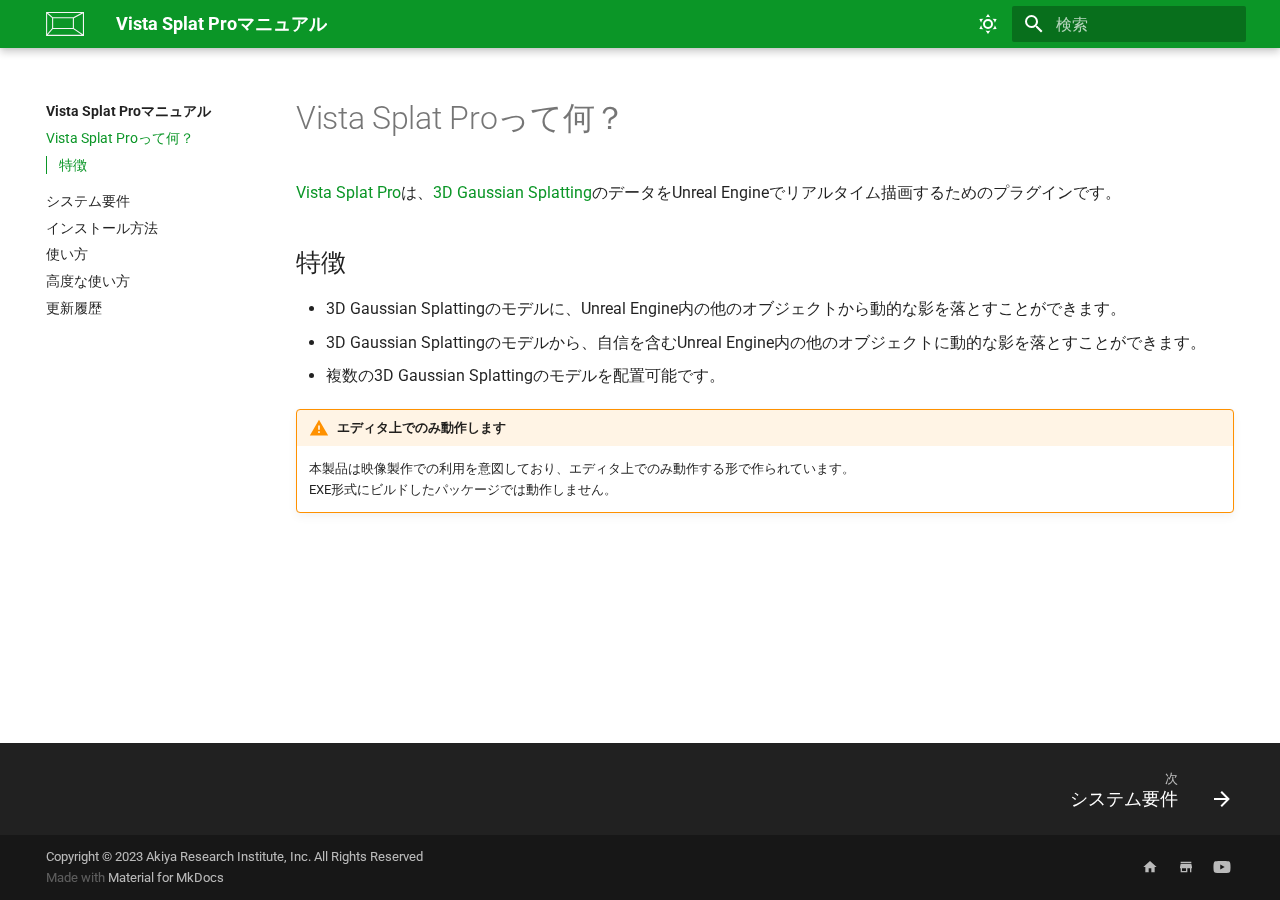
<file: docs/ja/index.html>
<!doctype html>
<html lang="ja" class="no-js">
  <head>
    
      <meta charset="utf-8">
      <meta name="viewport" content="width=device-width,initial-scale=1">
      
        <meta name="description" content="Official documentation of Vista Splat Pro for Unreal Engine.">
      
      
        <meta name="author" content="VIRTUAL LINE STUDIOS Corporation">
      
      
        <link rel="canonical" href="https://VIRTUAL-LINE-STUDIOS.github.io/VistaSplatPro-Manual/">
      
      <link rel="icon" href="images/Icon128.png">
      <meta name="generator" content="mkdocs-1.4.3, mkdocs-material-8.5.10">
    
    
      
        <title>Vista Splat Proマニュアル</title>
      
    
    
      <link rel="stylesheet" href="assets/stylesheets/main.975780f9.min.css">
      
        
        <link rel="stylesheet" href="assets/stylesheets/palette.2505c338.min.css">
        
      
      

    
    
    
      
        
        
        <link rel="preconnect" href="https://fonts.gstatic.com" crossorigin>
        <link rel="stylesheet" href="https://fonts.googleapis.com/css?family=Roboto:300,300i,400,400i,700,700i%7CRoboto+Mono:400,400i,700,700i&display=fallback">
        <style>:root{--md-text-font:"Roboto";--md-code-font:"Roboto Mono"}</style>
      
    
    
      <link rel="stylesheet" href="stylesheets/extra.css">
    
    <script>__md_scope=new URL(".",location),__md_hash=e=>[...e].reduce((e,_)=>(e<<5)-e+_.charCodeAt(0),0),__md_get=(e,_=localStorage,t=__md_scope)=>JSON.parse(_.getItem(t.pathname+"."+e)),__md_set=(e,_,t=localStorage,a=__md_scope)=>{try{t.setItem(a.pathname+"."+e,JSON.stringify(_))}catch(e){}}</script>
    
      

    
    
    
  </head>
  
  
    
    
      
    
    
    
    
    <body dir="ltr" data-md-color-scheme="default" data-md-color-primary="" data-md-color-accent="">
  
    
    
      <script>var palette=__md_get("__palette");if(palette&&"object"==typeof palette.color)for(var key of Object.keys(palette.color))document.body.setAttribute("data-md-color-"+key,palette.color[key])</script>
    
    <input class="md-toggle" data-md-toggle="drawer" type="checkbox" id="__drawer" autocomplete="off">
    <input class="md-toggle" data-md-toggle="search" type="checkbox" id="__search" autocomplete="off">
    <label class="md-overlay" for="__drawer"></label>
    <div data-md-component="skip">
      
        
        <a href="#vista-splat-pro" class="md-skip">
          コンテンツにスキップ
        </a>
      
    </div>
    <div data-md-component="announce">
      
    </div>
    
    
      

<header class="md-header" data-md-component="header">
  <nav class="md-header__inner md-grid" aria-label="ヘッダー">
    <a href="." title="Vista Splat Proマニュアル" class="md-header__button md-logo" aria-label="Vista Splat Proマニュアル" data-md-component="logo">
      
  <img src="images/vls_w.svg" alt="logo">

    </a>
    <label class="md-header__button md-icon" for="__drawer">
      <svg xmlns="http://www.w3.org/2000/svg" viewBox="0 0 24 24"><path d="M3 6h18v2H3V6m0 5h18v2H3v-2m0 5h18v2H3v-2Z"/></svg>
    </label>
    <div class="md-header__title" data-md-component="header-title">
      <div class="md-header__ellipsis">
        <div class="md-header__topic">
          <span class="md-ellipsis">
            Vista Splat Proマニュアル
          </span>
        </div>
        <div class="md-header__topic" data-md-component="header-topic">
          <span class="md-ellipsis">
            
              Vista Splat Proって何？
            
          </span>
        </div>
      </div>
    </div>
    
      <form class="md-header__option" data-md-component="palette">
        
          
          
          
          <input class="md-option" data-md-color-media="" data-md-color-scheme="default" data-md-color-primary="" data-md-color-accent=""  aria-label="Switch to dark mode"  type="radio" name="__palette" id="__palette_1">
          
            <label class="md-header__button md-icon" title="Switch to dark mode" for="__palette_4" hidden>
              <svg xmlns="http://www.w3.org/2000/svg" viewBox="0 0 24 24"><path d="M12 7a5 5 0 0 1 5 5 5 5 0 0 1-5 5 5 5 0 0 1-5-5 5 5 0 0 1 5-5m0 2a3 3 0 0 0-3 3 3 3 0 0 0 3 3 3 3 0 0 0 3-3 3 3 0 0 0-3-3m0-7 2.39 3.42C13.65 5.15 12.84 5 12 5c-.84 0-1.65.15-2.39.42L12 2M3.34 7l4.16-.35A7.2 7.2 0 0 0 5.94 8.5c-.44.74-.69 1.5-.83 2.29L3.34 7m.02 10 1.76-3.77a7.131 7.131 0 0 0 2.38 4.14L3.36 17M20.65 7l-1.77 3.79a7.023 7.023 0 0 0-2.38-4.15l4.15.36m-.01 10-4.14.36c.59-.51 1.12-1.14 1.54-1.86.42-.73.69-1.5.83-2.29L20.64 17M12 22l-2.41-3.44c.74.27 1.55.44 2.41.44.82 0 1.63-.17 2.37-.44L12 22Z"/></svg>
            </label>
          
        
          
          
          
          <input class="md-option" data-md-color-media="" data-md-color-scheme="slate" data-md-color-primary="" data-md-color-accent=""  aria-label="Switch to light mode"  type="radio" name="__palette" id="__palette_2">
          
            <label class="md-header__button md-icon" title="Switch to light mode" for="__palette_1" hidden>
              <svg xmlns="http://www.w3.org/2000/svg" viewBox="0 0 24 24"><path d="m17.75 4.09-2.53 1.94.91 3.06-2.63-1.81-2.63 1.81.91-3.06-2.53-1.94L12.44 4l1.06-3 1.06 3 3.19.09m3.5 6.91-1.64 1.25.59 1.98-1.7-1.17-1.7 1.17.59-1.98L15.75 11l2.06-.05L18.5 9l.69 1.95 2.06.05m-2.28 4.95c.83-.08 1.72 1.1 1.19 1.85-.32.45-.66.87-1.08 1.27C15.17 23 8.84 23 4.94 19.07c-3.91-3.9-3.91-10.24 0-14.14.4-.4.82-.76 1.27-1.08.75-.53 1.93.36 1.85 1.19-.27 2.86.69 5.83 2.89 8.02a9.96 9.96 0 0 0 8.02 2.89m-1.64 2.02a12.08 12.08 0 0 1-7.8-3.47c-2.17-2.19-3.33-5-3.49-7.82-2.81 3.14-2.7 7.96.31 10.98 3.02 3.01 7.84 3.12 10.98.31Z"/></svg>
            </label>
          
        
          
          
          
          <input class="md-option" data-md-color-media="(prefers-color-scheme: light)" data-md-color-scheme="default" data-md-color-primary="" data-md-color-accent=""  aria-label="Switch to dark mode"  type="radio" name="__palette" id="__palette_3">
          
            <label class="md-header__button md-icon" title="Switch to dark mode" for="__palette_2" hidden>
              <svg xmlns="http://www.w3.org/2000/svg" viewBox="0 0 24 24"><path d="M12 7a5 5 0 0 1 5 5 5 5 0 0 1-5 5 5 5 0 0 1-5-5 5 5 0 0 1 5-5m0 2a3 3 0 0 0-3 3 3 3 0 0 0 3 3 3 3 0 0 0 3-3 3 3 0 0 0-3-3m0-7 2.39 3.42C13.65 5.15 12.84 5 12 5c-.84 0-1.65.15-2.39.42L12 2M3.34 7l4.16-.35A7.2 7.2 0 0 0 5.94 8.5c-.44.74-.69 1.5-.83 2.29L3.34 7m.02 10 1.76-3.77a7.131 7.131 0 0 0 2.38 4.14L3.36 17M20.65 7l-1.77 3.79a7.023 7.023 0 0 0-2.38-4.15l4.15.36m-.01 10-4.14.36c.59-.51 1.12-1.14 1.54-1.86.42-.73.69-1.5.83-2.29L20.64 17M12 22l-2.41-3.44c.74.27 1.55.44 2.41.44.82 0 1.63-.17 2.37-.44L12 22Z"/></svg>
            </label>
          
        
          
          
          
          <input class="md-option" data-md-color-media="(prefers-color-scheme: dark)" data-md-color-scheme="slate" data-md-color-primary="" data-md-color-accent=""  aria-label="Switch to light mode"  type="radio" name="__palette" id="__palette_4">
          
            <label class="md-header__button md-icon" title="Switch to light mode" for="__palette_3" hidden>
              <svg xmlns="http://www.w3.org/2000/svg" viewBox="0 0 24 24"><path d="m17.75 4.09-2.53 1.94.91 3.06-2.63-1.81-2.63 1.81.91-3.06-2.53-1.94L12.44 4l1.06-3 1.06 3 3.19.09m3.5 6.91-1.64 1.25.59 1.98-1.7-1.17-1.7 1.17.59-1.98L15.75 11l2.06-.05L18.5 9l.69 1.95 2.06.05m-2.28 4.95c.83-.08 1.72 1.1 1.19 1.85-.32.45-.66.87-1.08 1.27C15.17 23 8.84 23 4.94 19.07c-3.91-3.9-3.91-10.24 0-14.14.4-.4.82-.76 1.27-1.08.75-.53 1.93.36 1.85 1.19-.27 2.86.69 5.83 2.89 8.02a9.96 9.96 0 0 0 8.02 2.89m-1.64 2.02a12.08 12.08 0 0 1-7.8-3.47c-2.17-2.19-3.33-5-3.49-7.82-2.81 3.14-2.7 7.96.31 10.98 3.02 3.01 7.84 3.12 10.98.31Z"/></svg>
            </label>
          
        
      </form>
    
    
    
      <label class="md-header__button md-icon" for="__search">
        <svg xmlns="http://www.w3.org/2000/svg" viewBox="0 0 24 24"><path d="M9.5 3A6.5 6.5 0 0 1 16 9.5c0 1.61-.59 3.09-1.56 4.23l.27.27h.79l5 5-1.5 1.5-5-5v-.79l-.27-.27A6.516 6.516 0 0 1 9.5 16 6.5 6.5 0 0 1 3 9.5 6.5 6.5 0 0 1 9.5 3m0 2C7 5 5 7 5 9.5S7 14 9.5 14 14 12 14 9.5 12 5 9.5 5Z"/></svg>
      </label>
      <div class="md-search" data-md-component="search" role="dialog">
  <label class="md-search__overlay" for="__search"></label>
  <div class="md-search__inner" role="search">
    <form class="md-search__form" name="search">
      <input type="text" class="md-search__input" name="query" aria-label="検索" placeholder="検索" autocapitalize="off" autocorrect="off" autocomplete="off" spellcheck="false" data-md-component="search-query" required>
      <label class="md-search__icon md-icon" for="__search">
        <svg xmlns="http://www.w3.org/2000/svg" viewBox="0 0 24 24"><path d="M9.5 3A6.5 6.5 0 0 1 16 9.5c0 1.61-.59 3.09-1.56 4.23l.27.27h.79l5 5-1.5 1.5-5-5v-.79l-.27-.27A6.516 6.516 0 0 1 9.5 16 6.5 6.5 0 0 1 3 9.5 6.5 6.5 0 0 1 9.5 3m0 2C7 5 5 7 5 9.5S7 14 9.5 14 14 12 14 9.5 12 5 9.5 5Z"/></svg>
        <svg xmlns="http://www.w3.org/2000/svg" viewBox="0 0 24 24"><path d="M20 11v2H8l5.5 5.5-1.42 1.42L4.16 12l7.92-7.92L13.5 5.5 8 11h12Z"/></svg>
      </label>
      <nav class="md-search__options" aria-label="Search">
        
          <a href="javascript:void(0)" class="md-search__icon md-icon" title="Share" aria-label="Share" data-clipboard data-clipboard-text="" data-md-component="search-share" tabindex="-1">
            <svg xmlns="http://www.w3.org/2000/svg" viewBox="0 0 24 24"><path d="M18 16.08c-.76 0-1.44.3-1.96.77L8.91 12.7c.05-.23.09-.46.09-.7 0-.24-.04-.47-.09-.7l7.05-4.11c.54.5 1.25.81 2.04.81a3 3 0 0 0 3-3 3 3 0 0 0-3-3 3 3 0 0 0-3 3c0 .24.04.47.09.7L8.04 9.81C7.5 9.31 6.79 9 6 9a3 3 0 0 0-3 3 3 3 0 0 0 3 3c.79 0 1.5-.31 2.04-.81l7.12 4.15c-.05.21-.08.43-.08.66 0 1.61 1.31 2.91 2.92 2.91 1.61 0 2.92-1.3 2.92-2.91A2.92 2.92 0 0 0 18 16.08Z"/></svg>
          </a>
        
        <button type="reset" class="md-search__icon md-icon" title="クリア" aria-label="クリア" tabindex="-1">
          <svg xmlns="http://www.w3.org/2000/svg" viewBox="0 0 24 24"><path d="M19 6.41 17.59 5 12 10.59 6.41 5 5 6.41 10.59 12 5 17.59 6.41 19 12 13.41 17.59 19 19 17.59 13.41 12 19 6.41Z"/></svg>
        </button>
      </nav>
      
        <div class="md-search__suggest" data-md-component="search-suggest"></div>
      
    </form>
    <div class="md-search__output">
      <div class="md-search__scrollwrap" data-md-scrollfix>
        <div class="md-search-result" data-md-component="search-result">
          <div class="md-search-result__meta">
            検索を初期化
          </div>
          <ol class="md-search-result__list"></ol>
        </div>
      </div>
    </div>
  </div>
</div>
    
    
  </nav>
  
</header>
    
    <div class="md-container" data-md-component="container">
      
      
        
          
        
      
      <main class="md-main" data-md-component="main">
        <div class="md-main__inner md-grid">
          
            
              
              <div class="md-sidebar md-sidebar--primary" data-md-component="sidebar" data-md-type="navigation" >
                <div class="md-sidebar__scrollwrap">
                  <div class="md-sidebar__inner">
                    


  

<nav class="md-nav md-nav--primary md-nav--integrated" aria-label="ナビゲーション" data-md-level="0">
  <label class="md-nav__title" for="__drawer">
    <a href="." title="Vista Splat Proマニュアル" class="md-nav__button md-logo" aria-label="Vista Splat Proマニュアル" data-md-component="logo">
      
  <img src="images/vls_w.svg" alt="logo">

    </a>
    Vista Splat Proマニュアル
  </label>
  
  <ul class="md-nav__list" data-md-scrollfix>
    
      
      
      

  
  
    
  
  
    <li class="md-nav__item md-nav__item--active">
      
      <input class="md-nav__toggle md-toggle" data-md-toggle="toc" type="checkbox" id="__toc">
      
      
        
      
      
        <label class="md-nav__link md-nav__link--active" for="__toc">
          Vista Splat Proって何？
          <span class="md-nav__icon md-icon"></span>
        </label>
      
      <a href="." class="md-nav__link md-nav__link--active">
        Vista Splat Proって何？
      </a>
      
        

<nav class="md-nav md-nav--secondary" aria-label="目次">
  
  
  
    
  
  
    <label class="md-nav__title" for="__toc">
      <span class="md-nav__icon md-icon"></span>
      目次
    </label>
    <ul class="md-nav__list" data-md-component="toc" data-md-scrollfix>
      
        <li class="md-nav__item">
  <a href="#_1" class="md-nav__link">
    特徴
  </a>
  
</li>
      
    </ul>
  
</nav>
      
    </li>
  

    
      
      
      

  
  
  
    <li class="md-nav__item">
      <a href="system-requirement/" class="md-nav__link">
        システム要件
      </a>
    </li>
  

    
      
      
      

  
  
  
    <li class="md-nav__item">
      <a href="install/" class="md-nav__link">
        インストール方法
      </a>
    </li>
  

    
      
      
      

  
  
  
    <li class="md-nav__item">
      <a href="how-to-basic/" class="md-nav__link">
        使い方
      </a>
    </li>
  

    
      
      
      

  
  
  
    <li class="md-nav__item">
      <a href="how-to-advanced/" class="md-nav__link">
        高度な使い方
      </a>
    </li>
  

    
      
      
      

  
  
  
    <li class="md-nav__item">
      <a href="changelog/" class="md-nav__link">
        更新履歴
      </a>
    </li>
  

    
  </ul>
</nav>
                  </div>
                </div>
              </div>
            
            
          
          
            <div class="md-content" data-md-component="content">
              <article class="md-content__inner md-typeset">
                
                  


<h1 id="vista-splat-pro">Vista Splat Proって何？</h1>
<p><a href="https://vls.co.jp/vistasplatpro.html">Vista Splat Pro</a>は、<a href="https://repo-sam.inria.fr/fungraph/3d-gaussian-splatting/">3D Gaussian Splatting</a>のデータをUnreal Engineでリアルタイム描画するためのプラグインです。</p>
<!-- <iframe width="560" height="315" src="https://www.youtube.com/embed/xxxxxxxxxxxxx" title="YouTube video player" frameborder="0" allow="accelerometer; autoplay; clipboard-write; encrypted-media; gyroscope; picture-in-picture" allowfullscreen></iframe> -->

<h2 id="_1">特徴</h2>
<ul>
<li>3D Gaussian Splattingのモデルに、Unreal Engine内の他のオブジェクトから動的な影を落とすことができます。</li>
<li>3D Gaussian Splattingのモデルから、自信を含むUnreal Engine内の他のオブジェクトに動的な影を落とすことができます。</li>
<li>複数の3D Gaussian Splattingのモデルを配置可能です。</li>
</ul>
<div class="admonition warning">
<p class="admonition-title">エディタ上でのみ動作します</p>
<p>本製品は映像製作での利用を意図しており、エディタ上でのみ動作する形で作られています。<br />
EXE形式にビルドしたパッケージでは動作しません。</p>
</div>





                
              </article>
            </div>
          
          
        </div>
        
      </main>
      
        <footer class="md-footer">
  
    
    <nav class="md-footer__inner md-grid" aria-label="フッター" >
      
      
        
        <a href="system-requirement/" class="md-footer__link md-footer__link--next" aria-label="次: システム要件" rel="next">
          <div class="md-footer__title">
            <div class="md-ellipsis">
              <span class="md-footer__direction">
                次
              </span>
              システム要件
            </div>
          </div>
          <div class="md-footer__button md-icon">
            <svg xmlns="http://www.w3.org/2000/svg" viewBox="0 0 24 24"><path d="M4 11v2h12l-5.5 5.5 1.42 1.42L19.84 12l-7.92-7.92L10.5 5.5 16 11H4Z"/></svg>
          </div>
        </a>
      
    </nav>
  
  <div class="md-footer-meta md-typeset">
    <div class="md-footer-meta__inner md-grid">
      <div class="md-copyright">
  
    <div class="md-copyright__highlight">
      Copyright &copy; 2023 Akiya Research Institute, Inc. All Rights Reserved
    </div>
  
  
    Made with
    <a href="https://squidfunk.github.io/mkdocs-material/" target="_blank" rel="noopener">
      Material for MkDocs
    </a>
  
</div>
      
        <div class="md-social">
  
    
    
      
      
    
    <a href="https://vls.co.jp/" target="_blank" rel="noopener" title="vls.co.jp" class="md-social__link">
      <svg xmlns="http://www.w3.org/2000/svg" viewBox="0 0 24 24"><path d="M10 20v-6h4v6h5v-8h3L12 3 2 12h3v8h5Z"/></svg>
    </a>
  
    
    
      
      
    
    <a href="https://vls.booth.pm/" target="_blank" rel="noopener" title="vls.booth.pm" class="md-social__link">
      <svg xmlns="http://www.w3.org/2000/svg" viewBox="0 0 24 24"><path d="M12 18H6v-4h6m9 0v-2l-1-5H4l-1 5v2h1v6h10v-6h4v6h2v-6m0-10H4v2h16V4Z"/></svg>
    </a>
  
    
    
      
      
    
    <a href="https://www.youtube.com/channel/UCNH-Ipb9fgR5-OkAcTrblQg" target="_blank" rel="noopener" title="www.youtube.com" class="md-social__link">
      <svg xmlns="http://www.w3.org/2000/svg" viewBox="0 0 576 512"><!--! Font Awesome Free 6.2.1 by @fontawesome - https://fontawesome.com License - https://fontawesome.com/license/free (Icons: CC BY 4.0, Fonts: SIL OFL 1.1, Code: MIT License) Copyright 2022 Fonticons, Inc.--><path d="M549.655 124.083c-6.281-23.65-24.787-42.276-48.284-48.597C458.781 64 288 64 288 64S117.22 64 74.629 75.486c-23.497 6.322-42.003 24.947-48.284 48.597-11.412 42.867-11.412 132.305-11.412 132.305s0 89.438 11.412 132.305c6.281 23.65 24.787 41.5 48.284 47.821C117.22 448 288 448 288 448s170.78 0 213.371-11.486c23.497-6.321 42.003-24.171 48.284-47.821 11.412-42.867 11.412-132.305 11.412-132.305s0-89.438-11.412-132.305zm-317.51 213.508V175.185l142.739 81.205-142.739 81.201z"/></svg>
    </a>
  
</div>
      
    </div>
  </div>
</footer>
      
    </div>
    <div class="md-dialog" data-md-component="dialog">
      <div class="md-dialog__inner md-typeset"></div>
    </div>
    
    <script id="__config" type="application/json">{"base": ".", "features": ["navigation.instant", "navigation.tracking", "navigation.sections", "toc.integrate", "search.suggest", "search.highlight", "search.share", "header.autohide"], "search": "assets/javascripts/workers/search.16e2a7d4.min.js", "translations": {"clipboard.copied": "\u30b3\u30d4\u30fc\u3057\u307e\u3057\u305f", "clipboard.copy": "\u30af\u30ea\u30c3\u30d7\u30dc\u30fc\u30c9\u3078\u30b3\u30d4\u30fc", "search.config.lang": "ja", "search.config.pipeline": "trimmer, stemmer", "search.config.separator": "[\\s\\-\u3000\u3001\u3002\uff0c\uff0e]+", "search.placeholder": "\u691c\u7d22", "search.result.more.one": "\u3053\u306e\u30da\u30fc\u30b8\u5185\u306b\u3082\u30461\u4ef6\u898b\u3064\u304b\u308a\u307e\u3057\u305f", "search.result.more.other": "\u3053\u306e\u30da\u30fc\u30b8\u5185\u306b\u3042\u3068#\u4ef6\u898b\u3064\u304b\u308a\u307e\u3057\u305f", "search.result.none": "\u4f55\u3082\u898b\u3064\u304b\u308a\u307e\u305b\u3093\u3067\u3057\u305f", "search.result.one": "1\u4ef6\u898b\u3064\u304b\u308a\u307e\u3057\u305f", "search.result.other": "#\u4ef6\u898b\u3064\u304b\u308a\u307e\u3057\u305f", "search.result.placeholder": "\u691c\u7d22\u30ad\u30fc\u30ef\u30fc\u30c9\u3092\u5165\u529b\u3057\u3066\u304f\u3060\u3055\u3044", "search.result.term.missing": "\u691c\u7d22\u306b\u542b\u307e\u308c\u306a\u3044", "select.version.title": "Select version"}}</script>
    
    
      <script src="assets/javascripts/bundle.5a2dcb6a.min.js"></script>
      
    
    
  </body>
</html>
</file>
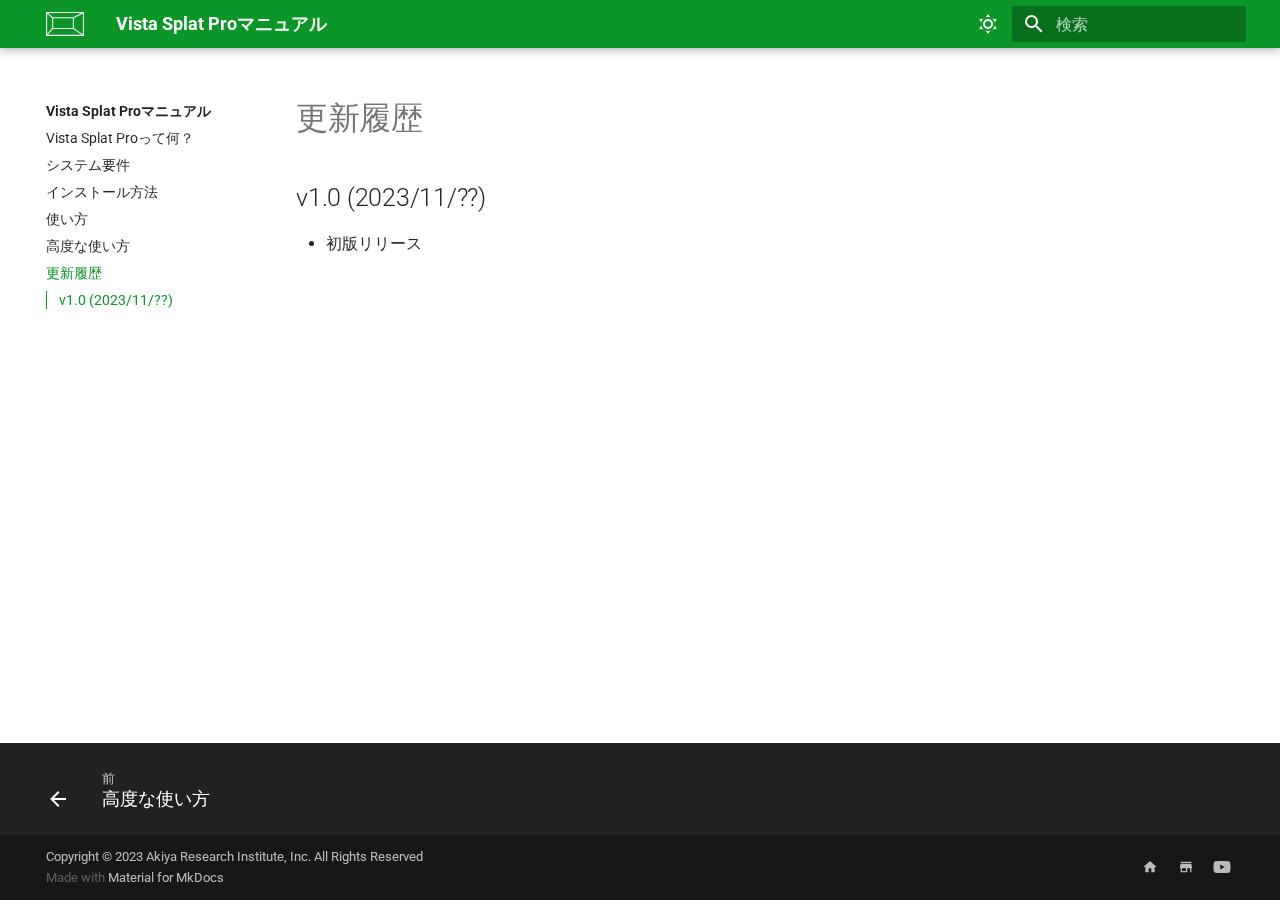
<file: docs/ja/changelog/index.html>
<!doctype html>
<html lang="ja" class="no-js">
  <head>
    
      <meta charset="utf-8">
      <meta name="viewport" content="width=device-width,initial-scale=1">
      
        <meta name="description" content="Official documentation of Vista Splat Pro for Unreal Engine.">
      
      
        <meta name="author" content="VIRTUAL LINE STUDIOS Corporation">
      
      
        <link rel="canonical" href="https://VIRTUAL-LINE-STUDIOS.github.io/VistaSplatPro-Manual/changelog/">
      
      <link rel="icon" href="../images/Icon128.png">
      <meta name="generator" content="mkdocs-1.4.3, mkdocs-material-8.5.10">
    
    
      
        <title>更新履歴 - Vista Splat Proマニュアル</title>
      
    
    
      <link rel="stylesheet" href="../assets/stylesheets/main.975780f9.min.css">
      
        
        <link rel="stylesheet" href="../assets/stylesheets/palette.2505c338.min.css">
        
      
      

    
    
    
      
        
        
        <link rel="preconnect" href="https://fonts.gstatic.com" crossorigin>
        <link rel="stylesheet" href="https://fonts.googleapis.com/css?family=Roboto:300,300i,400,400i,700,700i%7CRoboto+Mono:400,400i,700,700i&display=fallback">
        <style>:root{--md-text-font:"Roboto";--md-code-font:"Roboto Mono"}</style>
      
    
    
      <link rel="stylesheet" href="../stylesheets/extra.css">
    
    <script>__md_scope=new URL("..",location),__md_hash=e=>[...e].reduce((e,_)=>(e<<5)-e+_.charCodeAt(0),0),__md_get=(e,_=localStorage,t=__md_scope)=>JSON.parse(_.getItem(t.pathname+"."+e)),__md_set=(e,_,t=localStorage,a=__md_scope)=>{try{t.setItem(a.pathname+"."+e,JSON.stringify(_))}catch(e){}}</script>
    
      

    
    
    
  </head>
  
  
    
    
      
    
    
    
    
    <body dir="ltr" data-md-color-scheme="default" data-md-color-primary="" data-md-color-accent="">
  
    
    
      <script>var palette=__md_get("__palette");if(palette&&"object"==typeof palette.color)for(var key of Object.keys(palette.color))document.body.setAttribute("data-md-color-"+key,palette.color[key])</script>
    
    <input class="md-toggle" data-md-toggle="drawer" type="checkbox" id="__drawer" autocomplete="off">
    <input class="md-toggle" data-md-toggle="search" type="checkbox" id="__search" autocomplete="off">
    <label class="md-overlay" for="__drawer"></label>
    <div data-md-component="skip">
      
        
        <a href="#_1" class="md-skip">
          コンテンツにスキップ
        </a>
      
    </div>
    <div data-md-component="announce">
      
    </div>
    
    
      

<header class="md-header" data-md-component="header">
  <nav class="md-header__inner md-grid" aria-label="ヘッダー">
    <a href=".." title="Vista Splat Proマニュアル" class="md-header__button md-logo" aria-label="Vista Splat Proマニュアル" data-md-component="logo">
      
  <img src="../images/vls_w.svg" alt="logo">

    </a>
    <label class="md-header__button md-icon" for="__drawer">
      <svg xmlns="http://www.w3.org/2000/svg" viewBox="0 0 24 24"><path d="M3 6h18v2H3V6m0 5h18v2H3v-2m0 5h18v2H3v-2Z"/></svg>
    </label>
    <div class="md-header__title" data-md-component="header-title">
      <div class="md-header__ellipsis">
        <div class="md-header__topic">
          <span class="md-ellipsis">
            Vista Splat Proマニュアル
          </span>
        </div>
        <div class="md-header__topic" data-md-component="header-topic">
          <span class="md-ellipsis">
            
              更新履歴
            
          </span>
        </div>
      </div>
    </div>
    
      <form class="md-header__option" data-md-component="palette">
        
          
          
          
          <input class="md-option" data-md-color-media="" data-md-color-scheme="default" data-md-color-primary="" data-md-color-accent=""  aria-label="Switch to dark mode"  type="radio" name="__palette" id="__palette_1">
          
            <label class="md-header__button md-icon" title="Switch to dark mode" for="__palette_4" hidden>
              <svg xmlns="http://www.w3.org/2000/svg" viewBox="0 0 24 24"><path d="M12 7a5 5 0 0 1 5 5 5 5 0 0 1-5 5 5 5 0 0 1-5-5 5 5 0 0 1 5-5m0 2a3 3 0 0 0-3 3 3 3 0 0 0 3 3 3 3 0 0 0 3-3 3 3 0 0 0-3-3m0-7 2.39 3.42C13.65 5.15 12.84 5 12 5c-.84 0-1.65.15-2.39.42L12 2M3.34 7l4.16-.35A7.2 7.2 0 0 0 5.94 8.5c-.44.74-.69 1.5-.83 2.29L3.34 7m.02 10 1.76-3.77a7.131 7.131 0 0 0 2.38 4.14L3.36 17M20.65 7l-1.77 3.79a7.023 7.023 0 0 0-2.38-4.15l4.15.36m-.01 10-4.14.36c.59-.51 1.12-1.14 1.54-1.86.42-.73.69-1.5.83-2.29L20.64 17M12 22l-2.41-3.44c.74.27 1.55.44 2.41.44.82 0 1.63-.17 2.37-.44L12 22Z"/></svg>
            </label>
          
        
          
          
          
          <input class="md-option" data-md-color-media="" data-md-color-scheme="slate" data-md-color-primary="" data-md-color-accent=""  aria-label="Switch to light mode"  type="radio" name="__palette" id="__palette_2">
          
            <label class="md-header__button md-icon" title="Switch to light mode" for="__palette_1" hidden>
              <svg xmlns="http://www.w3.org/2000/svg" viewBox="0 0 24 24"><path d="m17.75 4.09-2.53 1.94.91 3.06-2.63-1.81-2.63 1.81.91-3.06-2.53-1.94L12.44 4l1.06-3 1.06 3 3.19.09m3.5 6.91-1.64 1.25.59 1.98-1.7-1.17-1.7 1.17.59-1.98L15.75 11l2.06-.05L18.5 9l.69 1.95 2.06.05m-2.28 4.95c.83-.08 1.72 1.1 1.19 1.85-.32.45-.66.87-1.08 1.27C15.17 23 8.84 23 4.94 19.07c-3.91-3.9-3.91-10.24 0-14.14.4-.4.82-.76 1.27-1.08.75-.53 1.93.36 1.85 1.19-.27 2.86.69 5.83 2.89 8.02a9.96 9.96 0 0 0 8.02 2.89m-1.64 2.02a12.08 12.08 0 0 1-7.8-3.47c-2.17-2.19-3.33-5-3.49-7.82-2.81 3.14-2.7 7.96.31 10.98 3.02 3.01 7.84 3.12 10.98.31Z"/></svg>
            </label>
          
        
          
          
          
          <input class="md-option" data-md-color-media="(prefers-color-scheme: light)" data-md-color-scheme="default" data-md-color-primary="" data-md-color-accent=""  aria-label="Switch to dark mode"  type="radio" name="__palette" id="__palette_3">
          
            <label class="md-header__button md-icon" title="Switch to dark mode" for="__palette_2" hidden>
              <svg xmlns="http://www.w3.org/2000/svg" viewBox="0 0 24 24"><path d="M12 7a5 5 0 0 1 5 5 5 5 0 0 1-5 5 5 5 0 0 1-5-5 5 5 0 0 1 5-5m0 2a3 3 0 0 0-3 3 3 3 0 0 0 3 3 3 3 0 0 0 3-3 3 3 0 0 0-3-3m0-7 2.39 3.42C13.65 5.15 12.84 5 12 5c-.84 0-1.65.15-2.39.42L12 2M3.34 7l4.16-.35A7.2 7.2 0 0 0 5.94 8.5c-.44.74-.69 1.5-.83 2.29L3.34 7m.02 10 1.76-3.77a7.131 7.131 0 0 0 2.38 4.14L3.36 17M20.65 7l-1.77 3.79a7.023 7.023 0 0 0-2.38-4.15l4.15.36m-.01 10-4.14.36c.59-.51 1.12-1.14 1.54-1.86.42-.73.69-1.5.83-2.29L20.64 17M12 22l-2.41-3.44c.74.27 1.55.44 2.41.44.82 0 1.63-.17 2.37-.44L12 22Z"/></svg>
            </label>
          
        
          
          
          
          <input class="md-option" data-md-color-media="(prefers-color-scheme: dark)" data-md-color-scheme="slate" data-md-color-primary="" data-md-color-accent=""  aria-label="Switch to light mode"  type="radio" name="__palette" id="__palette_4">
          
            <label class="md-header__button md-icon" title="Switch to light mode" for="__palette_3" hidden>
              <svg xmlns="http://www.w3.org/2000/svg" viewBox="0 0 24 24"><path d="m17.75 4.09-2.53 1.94.91 3.06-2.63-1.81-2.63 1.81.91-3.06-2.53-1.94L12.44 4l1.06-3 1.06 3 3.19.09m3.5 6.91-1.64 1.25.59 1.98-1.7-1.17-1.7 1.17.59-1.98L15.75 11l2.06-.05L18.5 9l.69 1.95 2.06.05m-2.28 4.95c.83-.08 1.72 1.1 1.19 1.85-.32.45-.66.87-1.08 1.27C15.17 23 8.84 23 4.94 19.07c-3.91-3.9-3.91-10.24 0-14.14.4-.4.82-.76 1.27-1.08.75-.53 1.93.36 1.85 1.19-.27 2.86.69 5.83 2.89 8.02a9.96 9.96 0 0 0 8.02 2.89m-1.64 2.02a12.08 12.08 0 0 1-7.8-3.47c-2.17-2.19-3.33-5-3.49-7.82-2.81 3.14-2.7 7.96.31 10.98 3.02 3.01 7.84 3.12 10.98.31Z"/></svg>
            </label>
          
        
      </form>
    
    
    
      <label class="md-header__button md-icon" for="__search">
        <svg xmlns="http://www.w3.org/2000/svg" viewBox="0 0 24 24"><path d="M9.5 3A6.5 6.5 0 0 1 16 9.5c0 1.61-.59 3.09-1.56 4.23l.27.27h.79l5 5-1.5 1.5-5-5v-.79l-.27-.27A6.516 6.516 0 0 1 9.5 16 6.5 6.5 0 0 1 3 9.5 6.5 6.5 0 0 1 9.5 3m0 2C7 5 5 7 5 9.5S7 14 9.5 14 14 12 14 9.5 12 5 9.5 5Z"/></svg>
      </label>
      <div class="md-search" data-md-component="search" role="dialog">
  <label class="md-search__overlay" for="__search"></label>
  <div class="md-search__inner" role="search">
    <form class="md-search__form" name="search">
      <input type="text" class="md-search__input" name="query" aria-label="検索" placeholder="検索" autocapitalize="off" autocorrect="off" autocomplete="off" spellcheck="false" data-md-component="search-query" required>
      <label class="md-search__icon md-icon" for="__search">
        <svg xmlns="http://www.w3.org/2000/svg" viewBox="0 0 24 24"><path d="M9.5 3A6.5 6.5 0 0 1 16 9.5c0 1.61-.59 3.09-1.56 4.23l.27.27h.79l5 5-1.5 1.5-5-5v-.79l-.27-.27A6.516 6.516 0 0 1 9.5 16 6.5 6.5 0 0 1 3 9.5 6.5 6.5 0 0 1 9.5 3m0 2C7 5 5 7 5 9.5S7 14 9.5 14 14 12 14 9.5 12 5 9.5 5Z"/></svg>
        <svg xmlns="http://www.w3.org/2000/svg" viewBox="0 0 24 24"><path d="M20 11v2H8l5.5 5.5-1.42 1.42L4.16 12l7.92-7.92L13.5 5.5 8 11h12Z"/></svg>
      </label>
      <nav class="md-search__options" aria-label="Search">
        
          <a href="javascript:void(0)" class="md-search__icon md-icon" title="Share" aria-label="Share" data-clipboard data-clipboard-text="" data-md-component="search-share" tabindex="-1">
            <svg xmlns="http://www.w3.org/2000/svg" viewBox="0 0 24 24"><path d="M18 16.08c-.76 0-1.44.3-1.96.77L8.91 12.7c.05-.23.09-.46.09-.7 0-.24-.04-.47-.09-.7l7.05-4.11c.54.5 1.25.81 2.04.81a3 3 0 0 0 3-3 3 3 0 0 0-3-3 3 3 0 0 0-3 3c0 .24.04.47.09.7L8.04 9.81C7.5 9.31 6.79 9 6 9a3 3 0 0 0-3 3 3 3 0 0 0 3 3c.79 0 1.5-.31 2.04-.81l7.12 4.15c-.05.21-.08.43-.08.66 0 1.61 1.31 2.91 2.92 2.91 1.61 0 2.92-1.3 2.92-2.91A2.92 2.92 0 0 0 18 16.08Z"/></svg>
          </a>
        
        <button type="reset" class="md-search__icon md-icon" title="クリア" aria-label="クリア" tabindex="-1">
          <svg xmlns="http://www.w3.org/2000/svg" viewBox="0 0 24 24"><path d="M19 6.41 17.59 5 12 10.59 6.41 5 5 6.41 10.59 12 5 17.59 6.41 19 12 13.41 17.59 19 19 17.59 13.41 12 19 6.41Z"/></svg>
        </button>
      </nav>
      
        <div class="md-search__suggest" data-md-component="search-suggest"></div>
      
    </form>
    <div class="md-search__output">
      <div class="md-search__scrollwrap" data-md-scrollfix>
        <div class="md-search-result" data-md-component="search-result">
          <div class="md-search-result__meta">
            検索を初期化
          </div>
          <ol class="md-search-result__list"></ol>
        </div>
      </div>
    </div>
  </div>
</div>
    
    
  </nav>
  
</header>
    
    <div class="md-container" data-md-component="container">
      
      
        
          
        
      
      <main class="md-main" data-md-component="main">
        <div class="md-main__inner md-grid">
          
            
              
              <div class="md-sidebar md-sidebar--primary" data-md-component="sidebar" data-md-type="navigation" >
                <div class="md-sidebar__scrollwrap">
                  <div class="md-sidebar__inner">
                    


  

<nav class="md-nav md-nav--primary md-nav--integrated" aria-label="ナビゲーション" data-md-level="0">
  <label class="md-nav__title" for="__drawer">
    <a href=".." title="Vista Splat Proマニュアル" class="md-nav__button md-logo" aria-label="Vista Splat Proマニュアル" data-md-component="logo">
      
  <img src="../images/vls_w.svg" alt="logo">

    </a>
    Vista Splat Proマニュアル
  </label>
  
  <ul class="md-nav__list" data-md-scrollfix>
    
      
      
      

  
  
  
    <li class="md-nav__item">
      <a href=".." class="md-nav__link">
        Vista Splat Proって何？
      </a>
    </li>
  

    
      
      
      

  
  
  
    <li class="md-nav__item">
      <a href="../system-requirement/" class="md-nav__link">
        システム要件
      </a>
    </li>
  

    
      
      
      

  
  
  
    <li class="md-nav__item">
      <a href="../install/" class="md-nav__link">
        インストール方法
      </a>
    </li>
  

    
      
      
      

  
  
  
    <li class="md-nav__item">
      <a href="../how-to-basic/" class="md-nav__link">
        使い方
      </a>
    </li>
  

    
      
      
      

  
  
  
    <li class="md-nav__item">
      <a href="../how-to-advanced/" class="md-nav__link">
        高度な使い方
      </a>
    </li>
  

    
      
      
      

  
  
    
  
  
    <li class="md-nav__item md-nav__item--active">
      
      <input class="md-nav__toggle md-toggle" data-md-toggle="toc" type="checkbox" id="__toc">
      
      
        
      
      
        <label class="md-nav__link md-nav__link--active" for="__toc">
          更新履歴
          <span class="md-nav__icon md-icon"></span>
        </label>
      
      <a href="./" class="md-nav__link md-nav__link--active">
        更新履歴
      </a>
      
        

<nav class="md-nav md-nav--secondary" aria-label="目次">
  
  
  
    
  
  
    <label class="md-nav__title" for="__toc">
      <span class="md-nav__icon md-icon"></span>
      目次
    </label>
    <ul class="md-nav__list" data-md-component="toc" data-md-scrollfix>
      
        <li class="md-nav__item">
  <a href="#v10-202311" class="md-nav__link">
    v1.0 (2023/11/??)
  </a>
  
</li>
      
    </ul>
  
</nav>
      
    </li>
  

    
  </ul>
</nav>
                  </div>
                </div>
              </div>
            
            
          
          
            <div class="md-content" data-md-component="content">
              <article class="md-content__inner md-typeset">
                
                  


<h1 id="_1">更新履歴</h1>
<h2 id="v10-202311">v1.0 (2023/11/??)</h2>
<ul>
<li>初版リリース</li>
</ul>





                
              </article>
            </div>
          
          
        </div>
        
      </main>
      
        <footer class="md-footer">
  
    
    <nav class="md-footer__inner md-grid" aria-label="フッター" >
      
        
        <a href="../how-to-advanced/" class="md-footer__link md-footer__link--prev" aria-label="前: 高度な使い方" rel="prev">
          <div class="md-footer__button md-icon">
            <svg xmlns="http://www.w3.org/2000/svg" viewBox="0 0 24 24"><path d="M20 11v2H8l5.5 5.5-1.42 1.42L4.16 12l7.92-7.92L13.5 5.5 8 11h12Z"/></svg>
          </div>
          <div class="md-footer__title">
            <div class="md-ellipsis">
              <span class="md-footer__direction">
                前
              </span>
              高度な使い方
            </div>
          </div>
        </a>
      
      
    </nav>
  
  <div class="md-footer-meta md-typeset">
    <div class="md-footer-meta__inner md-grid">
      <div class="md-copyright">
  
    <div class="md-copyright__highlight">
      Copyright &copy; 2023 Akiya Research Institute, Inc. All Rights Reserved
    </div>
  
  
    Made with
    <a href="https://squidfunk.github.io/mkdocs-material/" target="_blank" rel="noopener">
      Material for MkDocs
    </a>
  
</div>
      
        <div class="md-social">
  
    
    
      
      
    
    <a href="https://vls.co.jp/" target="_blank" rel="noopener" title="vls.co.jp" class="md-social__link">
      <svg xmlns="http://www.w3.org/2000/svg" viewBox="0 0 24 24"><path d="M10 20v-6h4v6h5v-8h3L12 3 2 12h3v8h5Z"/></svg>
    </a>
  
    
    
      
      
    
    <a href="https://vls.booth.pm/" target="_blank" rel="noopener" title="vls.booth.pm" class="md-social__link">
      <svg xmlns="http://www.w3.org/2000/svg" viewBox="0 0 24 24"><path d="M12 18H6v-4h6m9 0v-2l-1-5H4l-1 5v2h1v6h10v-6h4v6h2v-6m0-10H4v2h16V4Z"/></svg>
    </a>
  
    
    
      
      
    
    <a href="https://www.youtube.com/channel/UCNH-Ipb9fgR5-OkAcTrblQg" target="_blank" rel="noopener" title="www.youtube.com" class="md-social__link">
      <svg xmlns="http://www.w3.org/2000/svg" viewBox="0 0 576 512"><!--! Font Awesome Free 6.2.1 by @fontawesome - https://fontawesome.com License - https://fontawesome.com/license/free (Icons: CC BY 4.0, Fonts: SIL OFL 1.1, Code: MIT License) Copyright 2022 Fonticons, Inc.--><path d="M549.655 124.083c-6.281-23.65-24.787-42.276-48.284-48.597C458.781 64 288 64 288 64S117.22 64 74.629 75.486c-23.497 6.322-42.003 24.947-48.284 48.597-11.412 42.867-11.412 132.305-11.412 132.305s0 89.438 11.412 132.305c6.281 23.65 24.787 41.5 48.284 47.821C117.22 448 288 448 288 448s170.78 0 213.371-11.486c23.497-6.321 42.003-24.171 48.284-47.821 11.412-42.867 11.412-132.305 11.412-132.305s0-89.438-11.412-132.305zm-317.51 213.508V175.185l142.739 81.205-142.739 81.201z"/></svg>
    </a>
  
</div>
      
    </div>
  </div>
</footer>
      
    </div>
    <div class="md-dialog" data-md-component="dialog">
      <div class="md-dialog__inner md-typeset"></div>
    </div>
    
    <script id="__config" type="application/json">{"base": "..", "features": ["navigation.instant", "navigation.tracking", "navigation.sections", "toc.integrate", "search.suggest", "search.highlight", "search.share", "header.autohide"], "search": "../assets/javascripts/workers/search.16e2a7d4.min.js", "translations": {"clipboard.copied": "\u30b3\u30d4\u30fc\u3057\u307e\u3057\u305f", "clipboard.copy": "\u30af\u30ea\u30c3\u30d7\u30dc\u30fc\u30c9\u3078\u30b3\u30d4\u30fc", "search.config.lang": "ja", "search.config.pipeline": "trimmer, stemmer", "search.config.separator": "[\\s\\-\u3000\u3001\u3002\uff0c\uff0e]+", "search.placeholder": "\u691c\u7d22", "search.result.more.one": "\u3053\u306e\u30da\u30fc\u30b8\u5185\u306b\u3082\u30461\u4ef6\u898b\u3064\u304b\u308a\u307e\u3057\u305f", "search.result.more.other": "\u3053\u306e\u30da\u30fc\u30b8\u5185\u306b\u3042\u3068#\u4ef6\u898b\u3064\u304b\u308a\u307e\u3057\u305f", "search.result.none": "\u4f55\u3082\u898b\u3064\u304b\u308a\u307e\u305b\u3093\u3067\u3057\u305f", "search.result.one": "1\u4ef6\u898b\u3064\u304b\u308a\u307e\u3057\u305f", "search.result.other": "#\u4ef6\u898b\u3064\u304b\u308a\u307e\u3057\u305f", "search.result.placeholder": "\u691c\u7d22\u30ad\u30fc\u30ef\u30fc\u30c9\u3092\u5165\u529b\u3057\u3066\u304f\u3060\u3055\u3044", "search.result.term.missing": "\u691c\u7d22\u306b\u542b\u307e\u308c\u306a\u3044", "select.version.title": "Select version"}}</script>
    
    
      <script src="../assets/javascripts/bundle.5a2dcb6a.min.js"></script>
      
    
    
  </body>
</html>
</file>
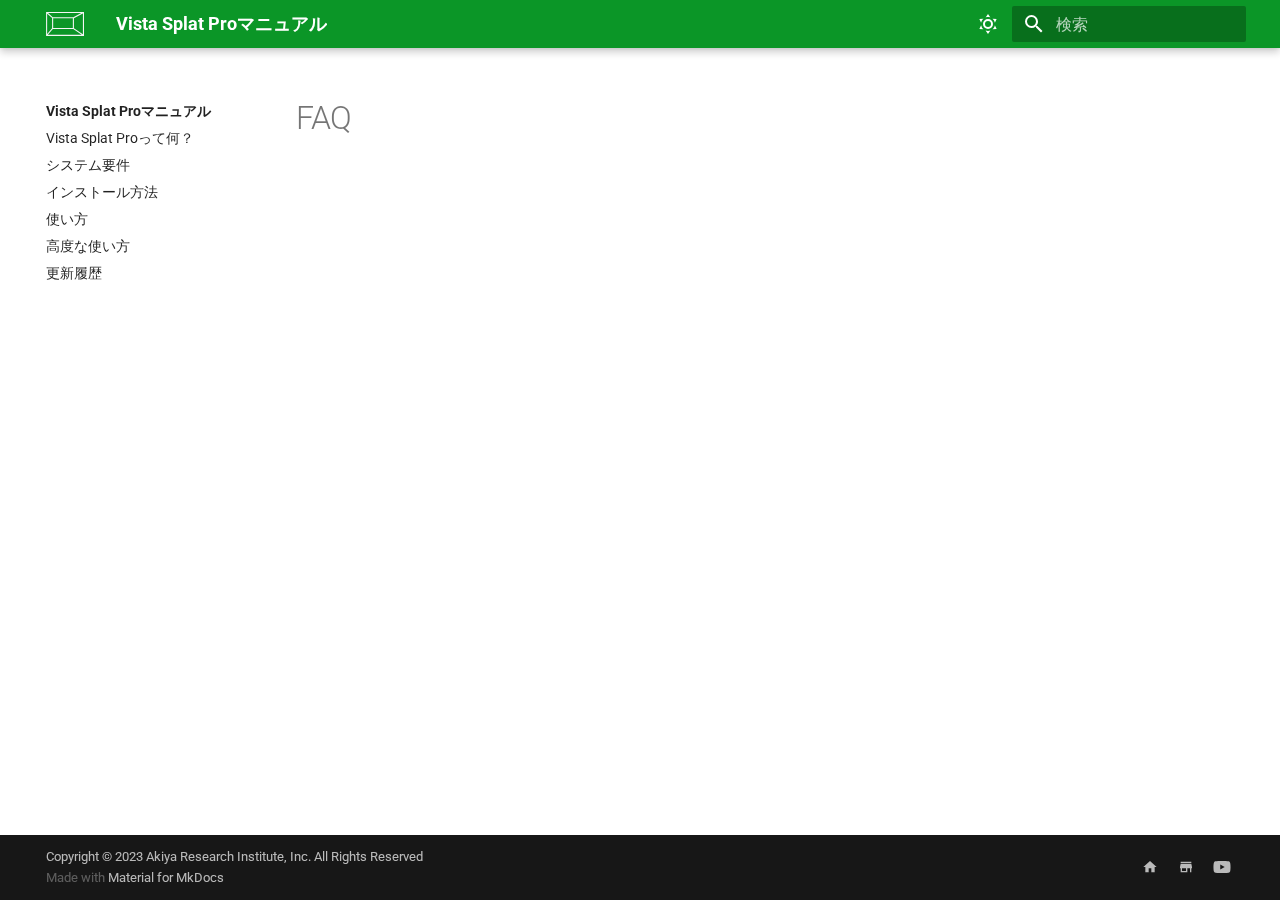
<file: docs/ja/faq/index.html>
<!doctype html>
<html lang="ja" class="no-js">
  <head>
    
      <meta charset="utf-8">
      <meta name="viewport" content="width=device-width,initial-scale=1">
      
        <meta name="description" content="Official documentation of Vista Splat Pro for Unreal Engine.">
      
      
        <meta name="author" content="VIRTUAL LINE STUDIOS Corporation">
      
      
        <link rel="canonical" href="https://VIRTUAL-LINE-STUDIOS.github.io/VistaSplatPro-Manual/faq/">
      
      <link rel="icon" href="../images/Icon128.png">
      <meta name="generator" content="mkdocs-1.4.3, mkdocs-material-8.5.10">
    
    
      
        <title>FAQ - Vista Splat Proマニュアル</title>
      
    
    
      <link rel="stylesheet" href="../assets/stylesheets/main.975780f9.min.css">
      
        
        <link rel="stylesheet" href="../assets/stylesheets/palette.2505c338.min.css">
        
      
      

    
    
    
      
        
        
        <link rel="preconnect" href="https://fonts.gstatic.com" crossorigin>
        <link rel="stylesheet" href="https://fonts.googleapis.com/css?family=Roboto:300,300i,400,400i,700,700i%7CRoboto+Mono:400,400i,700,700i&display=fallback">
        <style>:root{--md-text-font:"Roboto";--md-code-font:"Roboto Mono"}</style>
      
    
    
      <link rel="stylesheet" href="../stylesheets/extra.css">
    
    <script>__md_scope=new URL("..",location),__md_hash=e=>[...e].reduce((e,_)=>(e<<5)-e+_.charCodeAt(0),0),__md_get=(e,_=localStorage,t=__md_scope)=>JSON.parse(_.getItem(t.pathname+"."+e)),__md_set=(e,_,t=localStorage,a=__md_scope)=>{try{t.setItem(a.pathname+"."+e,JSON.stringify(_))}catch(e){}}</script>
    
      

    
    
    
  </head>
  
  
    
    
      
    
    
    
    
    <body dir="ltr" data-md-color-scheme="default" data-md-color-primary="" data-md-color-accent="">
  
    
    
      <script>var palette=__md_get("__palette");if(palette&&"object"==typeof palette.color)for(var key of Object.keys(palette.color))document.body.setAttribute("data-md-color-"+key,palette.color[key])</script>
    
    <input class="md-toggle" data-md-toggle="drawer" type="checkbox" id="__drawer" autocomplete="off">
    <input class="md-toggle" data-md-toggle="search" type="checkbox" id="__search" autocomplete="off">
    <label class="md-overlay" for="__drawer"></label>
    <div data-md-component="skip">
      
        
        <a href="#faq" class="md-skip">
          コンテンツにスキップ
        </a>
      
    </div>
    <div data-md-component="announce">
      
    </div>
    
    
      

<header class="md-header" data-md-component="header">
  <nav class="md-header__inner md-grid" aria-label="ヘッダー">
    <a href=".." title="Vista Splat Proマニュアル" class="md-header__button md-logo" aria-label="Vista Splat Proマニュアル" data-md-component="logo">
      
  <img src="../images/vls_w.svg" alt="logo">

    </a>
    <label class="md-header__button md-icon" for="__drawer">
      <svg xmlns="http://www.w3.org/2000/svg" viewBox="0 0 24 24"><path d="M3 6h18v2H3V6m0 5h18v2H3v-2m0 5h18v2H3v-2Z"/></svg>
    </label>
    <div class="md-header__title" data-md-component="header-title">
      <div class="md-header__ellipsis">
        <div class="md-header__topic">
          <span class="md-ellipsis">
            Vista Splat Proマニュアル
          </span>
        </div>
        <div class="md-header__topic" data-md-component="header-topic">
          <span class="md-ellipsis">
            
              FAQ
            
          </span>
        </div>
      </div>
    </div>
    
      <form class="md-header__option" data-md-component="palette">
        
          
          
          
          <input class="md-option" data-md-color-media="" data-md-color-scheme="default" data-md-color-primary="" data-md-color-accent=""  aria-label="Switch to dark mode"  type="radio" name="__palette" id="__palette_1">
          
            <label class="md-header__button md-icon" title="Switch to dark mode" for="__palette_4" hidden>
              <svg xmlns="http://www.w3.org/2000/svg" viewBox="0 0 24 24"><path d="M12 7a5 5 0 0 1 5 5 5 5 0 0 1-5 5 5 5 0 0 1-5-5 5 5 0 0 1 5-5m0 2a3 3 0 0 0-3 3 3 3 0 0 0 3 3 3 3 0 0 0 3-3 3 3 0 0 0-3-3m0-7 2.39 3.42C13.65 5.15 12.84 5 12 5c-.84 0-1.65.15-2.39.42L12 2M3.34 7l4.16-.35A7.2 7.2 0 0 0 5.94 8.5c-.44.74-.69 1.5-.83 2.29L3.34 7m.02 10 1.76-3.77a7.131 7.131 0 0 0 2.38 4.14L3.36 17M20.65 7l-1.77 3.79a7.023 7.023 0 0 0-2.38-4.15l4.15.36m-.01 10-4.14.36c.59-.51 1.12-1.14 1.54-1.86.42-.73.69-1.5.83-2.29L20.64 17M12 22l-2.41-3.44c.74.27 1.55.44 2.41.44.82 0 1.63-.17 2.37-.44L12 22Z"/></svg>
            </label>
          
        
          
          
          
          <input class="md-option" data-md-color-media="" data-md-color-scheme="slate" data-md-color-primary="" data-md-color-accent=""  aria-label="Switch to light mode"  type="radio" name="__palette" id="__palette_2">
          
            <label class="md-header__button md-icon" title="Switch to light mode" for="__palette_1" hidden>
              <svg xmlns="http://www.w3.org/2000/svg" viewBox="0 0 24 24"><path d="m17.75 4.09-2.53 1.94.91 3.06-2.63-1.81-2.63 1.81.91-3.06-2.53-1.94L12.44 4l1.06-3 1.06 3 3.19.09m3.5 6.91-1.64 1.25.59 1.98-1.7-1.17-1.7 1.17.59-1.98L15.75 11l2.06-.05L18.5 9l.69 1.95 2.06.05m-2.28 4.95c.83-.08 1.72 1.1 1.19 1.85-.32.45-.66.87-1.08 1.27C15.17 23 8.84 23 4.94 19.07c-3.91-3.9-3.91-10.24 0-14.14.4-.4.82-.76 1.27-1.08.75-.53 1.93.36 1.85 1.19-.27 2.86.69 5.83 2.89 8.02a9.96 9.96 0 0 0 8.02 2.89m-1.64 2.02a12.08 12.08 0 0 1-7.8-3.47c-2.17-2.19-3.33-5-3.49-7.82-2.81 3.14-2.7 7.96.31 10.98 3.02 3.01 7.84 3.12 10.98.31Z"/></svg>
            </label>
          
        
          
          
          
          <input class="md-option" data-md-color-media="(prefers-color-scheme: light)" data-md-color-scheme="default" data-md-color-primary="" data-md-color-accent=""  aria-label="Switch to dark mode"  type="radio" name="__palette" id="__palette_3">
          
            <label class="md-header__button md-icon" title="Switch to dark mode" for="__palette_2" hidden>
              <svg xmlns="http://www.w3.org/2000/svg" viewBox="0 0 24 24"><path d="M12 7a5 5 0 0 1 5 5 5 5 0 0 1-5 5 5 5 0 0 1-5-5 5 5 0 0 1 5-5m0 2a3 3 0 0 0-3 3 3 3 0 0 0 3 3 3 3 0 0 0 3-3 3 3 0 0 0-3-3m0-7 2.39 3.42C13.65 5.15 12.84 5 12 5c-.84 0-1.65.15-2.39.42L12 2M3.34 7l4.16-.35A7.2 7.2 0 0 0 5.94 8.5c-.44.74-.69 1.5-.83 2.29L3.34 7m.02 10 1.76-3.77a7.131 7.131 0 0 0 2.38 4.14L3.36 17M20.65 7l-1.77 3.79a7.023 7.023 0 0 0-2.38-4.15l4.15.36m-.01 10-4.14.36c.59-.51 1.12-1.14 1.54-1.86.42-.73.69-1.5.83-2.29L20.64 17M12 22l-2.41-3.44c.74.27 1.55.44 2.41.44.82 0 1.63-.17 2.37-.44L12 22Z"/></svg>
            </label>
          
        
          
          
          
          <input class="md-option" data-md-color-media="(prefers-color-scheme: dark)" data-md-color-scheme="slate" data-md-color-primary="" data-md-color-accent=""  aria-label="Switch to light mode"  type="radio" name="__palette" id="__palette_4">
          
            <label class="md-header__button md-icon" title="Switch to light mode" for="__palette_3" hidden>
              <svg xmlns="http://www.w3.org/2000/svg" viewBox="0 0 24 24"><path d="m17.75 4.09-2.53 1.94.91 3.06-2.63-1.81-2.63 1.81.91-3.06-2.53-1.94L12.44 4l1.06-3 1.06 3 3.19.09m3.5 6.91-1.64 1.25.59 1.98-1.7-1.17-1.7 1.17.59-1.98L15.75 11l2.06-.05L18.5 9l.69 1.95 2.06.05m-2.28 4.95c.83-.08 1.72 1.1 1.19 1.85-.32.45-.66.87-1.08 1.27C15.17 23 8.84 23 4.94 19.07c-3.91-3.9-3.91-10.24 0-14.14.4-.4.82-.76 1.27-1.08.75-.53 1.93.36 1.85 1.19-.27 2.86.69 5.83 2.89 8.02a9.96 9.96 0 0 0 8.02 2.89m-1.64 2.02a12.08 12.08 0 0 1-7.8-3.47c-2.17-2.19-3.33-5-3.49-7.82-2.81 3.14-2.7 7.96.31 10.98 3.02 3.01 7.84 3.12 10.98.31Z"/></svg>
            </label>
          
        
      </form>
    
    
    
      <label class="md-header__button md-icon" for="__search">
        <svg xmlns="http://www.w3.org/2000/svg" viewBox="0 0 24 24"><path d="M9.5 3A6.5 6.5 0 0 1 16 9.5c0 1.61-.59 3.09-1.56 4.23l.27.27h.79l5 5-1.5 1.5-5-5v-.79l-.27-.27A6.516 6.516 0 0 1 9.5 16 6.5 6.5 0 0 1 3 9.5 6.5 6.5 0 0 1 9.5 3m0 2C7 5 5 7 5 9.5S7 14 9.5 14 14 12 14 9.5 12 5 9.5 5Z"/></svg>
      </label>
      <div class="md-search" data-md-component="search" role="dialog">
  <label class="md-search__overlay" for="__search"></label>
  <div class="md-search__inner" role="search">
    <form class="md-search__form" name="search">
      <input type="text" class="md-search__input" name="query" aria-label="検索" placeholder="検索" autocapitalize="off" autocorrect="off" autocomplete="off" spellcheck="false" data-md-component="search-query" required>
      <label class="md-search__icon md-icon" for="__search">
        <svg xmlns="http://www.w3.org/2000/svg" viewBox="0 0 24 24"><path d="M9.5 3A6.5 6.5 0 0 1 16 9.5c0 1.61-.59 3.09-1.56 4.23l.27.27h.79l5 5-1.5 1.5-5-5v-.79l-.27-.27A6.516 6.516 0 0 1 9.5 16 6.5 6.5 0 0 1 3 9.5 6.5 6.5 0 0 1 9.5 3m0 2C7 5 5 7 5 9.5S7 14 9.5 14 14 12 14 9.5 12 5 9.5 5Z"/></svg>
        <svg xmlns="http://www.w3.org/2000/svg" viewBox="0 0 24 24"><path d="M20 11v2H8l5.5 5.5-1.42 1.42L4.16 12l7.92-7.92L13.5 5.5 8 11h12Z"/></svg>
      </label>
      <nav class="md-search__options" aria-label="Search">
        
          <a href="javascript:void(0)" class="md-search__icon md-icon" title="Share" aria-label="Share" data-clipboard data-clipboard-text="" data-md-component="search-share" tabindex="-1">
            <svg xmlns="http://www.w3.org/2000/svg" viewBox="0 0 24 24"><path d="M18 16.08c-.76 0-1.44.3-1.96.77L8.91 12.7c.05-.23.09-.46.09-.7 0-.24-.04-.47-.09-.7l7.05-4.11c.54.5 1.25.81 2.04.81a3 3 0 0 0 3-3 3 3 0 0 0-3-3 3 3 0 0 0-3 3c0 .24.04.47.09.7L8.04 9.81C7.5 9.31 6.79 9 6 9a3 3 0 0 0-3 3 3 3 0 0 0 3 3c.79 0 1.5-.31 2.04-.81l7.12 4.15c-.05.21-.08.43-.08.66 0 1.61 1.31 2.91 2.92 2.91 1.61 0 2.92-1.3 2.92-2.91A2.92 2.92 0 0 0 18 16.08Z"/></svg>
          </a>
        
        <button type="reset" class="md-search__icon md-icon" title="クリア" aria-label="クリア" tabindex="-1">
          <svg xmlns="http://www.w3.org/2000/svg" viewBox="0 0 24 24"><path d="M19 6.41 17.59 5 12 10.59 6.41 5 5 6.41 10.59 12 5 17.59 6.41 19 12 13.41 17.59 19 19 17.59 13.41 12 19 6.41Z"/></svg>
        </button>
      </nav>
      
        <div class="md-search__suggest" data-md-component="search-suggest"></div>
      
    </form>
    <div class="md-search__output">
      <div class="md-search__scrollwrap" data-md-scrollfix>
        <div class="md-search-result" data-md-component="search-result">
          <div class="md-search-result__meta">
            検索を初期化
          </div>
          <ol class="md-search-result__list"></ol>
        </div>
      </div>
    </div>
  </div>
</div>
    
    
  </nav>
  
</header>
    
    <div class="md-container" data-md-component="container">
      
      
        
          
        
      
      <main class="md-main" data-md-component="main">
        <div class="md-main__inner md-grid">
          
            
              
              <div class="md-sidebar md-sidebar--primary" data-md-component="sidebar" data-md-type="navigation" >
                <div class="md-sidebar__scrollwrap">
                  <div class="md-sidebar__inner">
                    


  

<nav class="md-nav md-nav--primary md-nav--integrated" aria-label="ナビゲーション" data-md-level="0">
  <label class="md-nav__title" for="__drawer">
    <a href=".." title="Vista Splat Proマニュアル" class="md-nav__button md-logo" aria-label="Vista Splat Proマニュアル" data-md-component="logo">
      
  <img src="../images/vls_w.svg" alt="logo">

    </a>
    Vista Splat Proマニュアル
  </label>
  
  <ul class="md-nav__list" data-md-scrollfix>
    
      
      
      

  
  
  
    <li class="md-nav__item">
      <a href=".." class="md-nav__link">
        Vista Splat Proって何？
      </a>
    </li>
  

    
      
      
      

  
  
  
    <li class="md-nav__item">
      <a href="../system-requirement/" class="md-nav__link">
        システム要件
      </a>
    </li>
  

    
      
      
      

  
  
  
    <li class="md-nav__item">
      <a href="../install/" class="md-nav__link">
        インストール方法
      </a>
    </li>
  

    
      
      
      

  
  
  
    <li class="md-nav__item">
      <a href="../how-to-basic/" class="md-nav__link">
        使い方
      </a>
    </li>
  

    
      
      
      

  
  
  
    <li class="md-nav__item">
      <a href="../how-to-advanced/" class="md-nav__link">
        高度な使い方
      </a>
    </li>
  

    
      
      
      

  
  
  
    <li class="md-nav__item">
      <a href="../changelog/" class="md-nav__link">
        更新履歴
      </a>
    </li>
  

    
  </ul>
</nav>
                  </div>
                </div>
              </div>
            
            
          
          
            <div class="md-content" data-md-component="content">
              <article class="md-content__inner md-typeset">
                
                  


<h1 id="faq">FAQ</h1>





                
              </article>
            </div>
          
          
        </div>
        
      </main>
      
        <footer class="md-footer">
  
  <div class="md-footer-meta md-typeset">
    <div class="md-footer-meta__inner md-grid">
      <div class="md-copyright">
  
    <div class="md-copyright__highlight">
      Copyright &copy; 2023 Akiya Research Institute, Inc. All Rights Reserved
    </div>
  
  
    Made with
    <a href="https://squidfunk.github.io/mkdocs-material/" target="_blank" rel="noopener">
      Material for MkDocs
    </a>
  
</div>
      
        <div class="md-social">
  
    
    
      
      
    
    <a href="https://vls.co.jp/" target="_blank" rel="noopener" title="vls.co.jp" class="md-social__link">
      <svg xmlns="http://www.w3.org/2000/svg" viewBox="0 0 24 24"><path d="M10 20v-6h4v6h5v-8h3L12 3 2 12h3v8h5Z"/></svg>
    </a>
  
    
    
      
      
    
    <a href="https://vls.booth.pm/" target="_blank" rel="noopener" title="vls.booth.pm" class="md-social__link">
      <svg xmlns="http://www.w3.org/2000/svg" viewBox="0 0 24 24"><path d="M12 18H6v-4h6m9 0v-2l-1-5H4l-1 5v2h1v6h10v-6h4v6h2v-6m0-10H4v2h16V4Z"/></svg>
    </a>
  
    
    
      
      
    
    <a href="https://www.youtube.com/channel/UCNH-Ipb9fgR5-OkAcTrblQg" target="_blank" rel="noopener" title="www.youtube.com" class="md-social__link">
      <svg xmlns="http://www.w3.org/2000/svg" viewBox="0 0 576 512"><!--! Font Awesome Free 6.2.1 by @fontawesome - https://fontawesome.com License - https://fontawesome.com/license/free (Icons: CC BY 4.0, Fonts: SIL OFL 1.1, Code: MIT License) Copyright 2022 Fonticons, Inc.--><path d="M549.655 124.083c-6.281-23.65-24.787-42.276-48.284-48.597C458.781 64 288 64 288 64S117.22 64 74.629 75.486c-23.497 6.322-42.003 24.947-48.284 48.597-11.412 42.867-11.412 132.305-11.412 132.305s0 89.438 11.412 132.305c6.281 23.65 24.787 41.5 48.284 47.821C117.22 448 288 448 288 448s170.78 0 213.371-11.486c23.497-6.321 42.003-24.171 48.284-47.821 11.412-42.867 11.412-132.305 11.412-132.305s0-89.438-11.412-132.305zm-317.51 213.508V175.185l142.739 81.205-142.739 81.201z"/></svg>
    </a>
  
</div>
      
    </div>
  </div>
</footer>
      
    </div>
    <div class="md-dialog" data-md-component="dialog">
      <div class="md-dialog__inner md-typeset"></div>
    </div>
    
    <script id="__config" type="application/json">{"base": "..", "features": ["navigation.instant", "navigation.tracking", "navigation.sections", "toc.integrate", "search.suggest", "search.highlight", "search.share", "header.autohide"], "search": "../assets/javascripts/workers/search.16e2a7d4.min.js", "translations": {"clipboard.copied": "\u30b3\u30d4\u30fc\u3057\u307e\u3057\u305f", "clipboard.copy": "\u30af\u30ea\u30c3\u30d7\u30dc\u30fc\u30c9\u3078\u30b3\u30d4\u30fc", "search.config.lang": "ja", "search.config.pipeline": "trimmer, stemmer", "search.config.separator": "[\\s\\-\u3000\u3001\u3002\uff0c\uff0e]+", "search.placeholder": "\u691c\u7d22", "search.result.more.one": "\u3053\u306e\u30da\u30fc\u30b8\u5185\u306b\u3082\u30461\u4ef6\u898b\u3064\u304b\u308a\u307e\u3057\u305f", "search.result.more.other": "\u3053\u306e\u30da\u30fc\u30b8\u5185\u306b\u3042\u3068#\u4ef6\u898b\u3064\u304b\u308a\u307e\u3057\u305f", "search.result.none": "\u4f55\u3082\u898b\u3064\u304b\u308a\u307e\u305b\u3093\u3067\u3057\u305f", "search.result.one": "1\u4ef6\u898b\u3064\u304b\u308a\u307e\u3057\u305f", "search.result.other": "#\u4ef6\u898b\u3064\u304b\u308a\u307e\u3057\u305f", "search.result.placeholder": "\u691c\u7d22\u30ad\u30fc\u30ef\u30fc\u30c9\u3092\u5165\u529b\u3057\u3066\u304f\u3060\u3055\u3044", "search.result.term.missing": "\u691c\u7d22\u306b\u542b\u307e\u308c\u306a\u3044", "select.version.title": "Select version"}}</script>
    
    
      <script src="../assets/javascripts/bundle.5a2dcb6a.min.js"></script>
      
    
    
  </body>
</html>
</file>
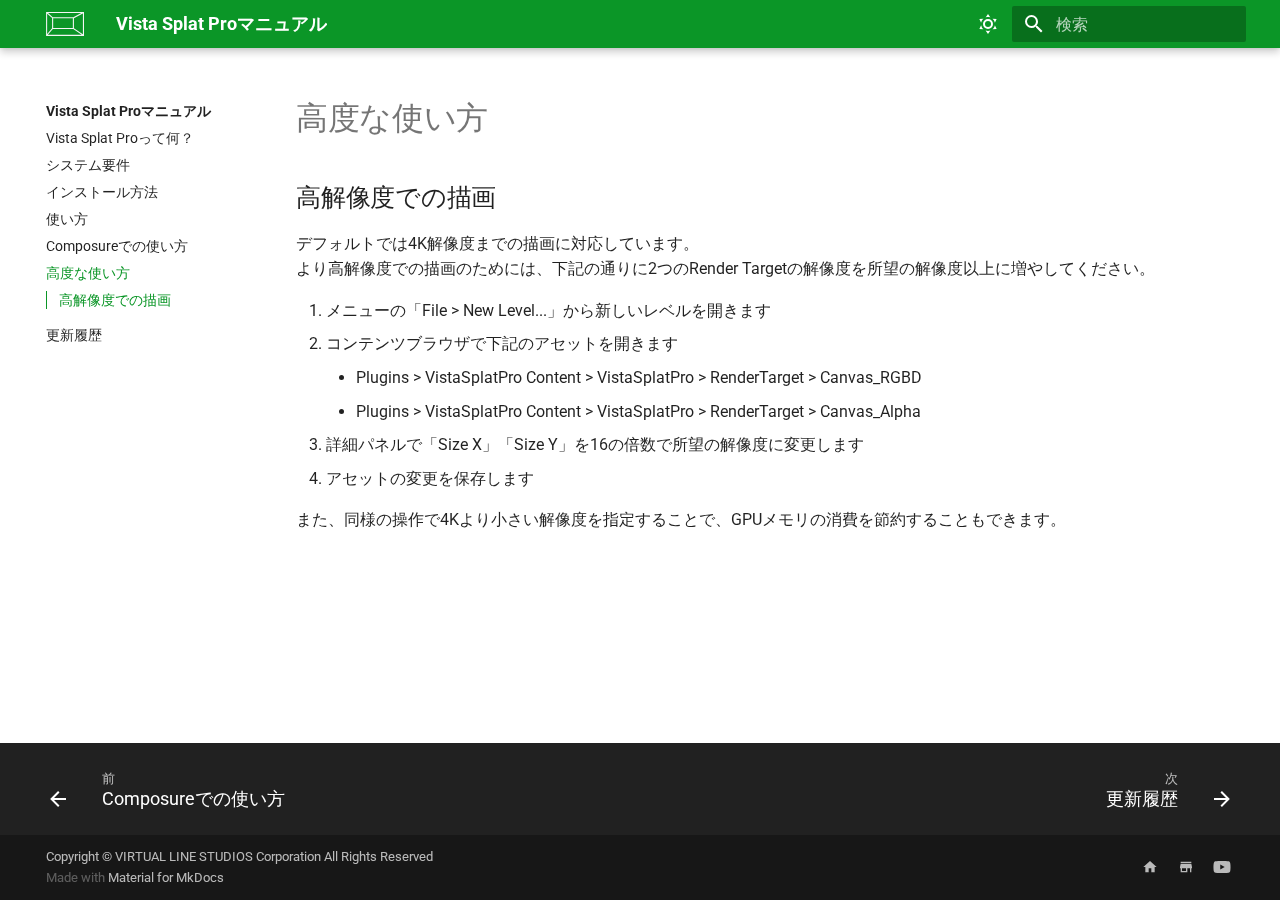
<file: docs/ja/how-to-advanced/index.html>
<!doctype html>
<html lang="ja" class="no-js">
  <head>
    
      <meta charset="utf-8">
      <meta name="viewport" content="width=device-width,initial-scale=1">
      
        <meta name="description" content="Official documentation of Vista Splat Pro for Unreal Engine.">
      
      
        <meta name="author" content="VIRTUAL LINE STUDIOS Corporation">
      
      
        <link rel="canonical" href="https://VIRTUAL-LINE-STUDIOS.github.io/VistaSplatPro-Manual/how-to-advanced/">
      
      <link rel="icon" href="../images/Icon128.png">
      <meta name="generator" content="mkdocs-1.4.3, mkdocs-material-8.5.10">
    
    
      
        <title>高度な使い方 - Vista Splat Proマニュアル</title>
      
    
    
      <link rel="stylesheet" href="../assets/stylesheets/main.975780f9.min.css">
      
        
        <link rel="stylesheet" href="../assets/stylesheets/palette.2505c338.min.css">
        
      
      

    
    
    
      
        
        
        <link rel="preconnect" href="https://fonts.gstatic.com" crossorigin>
        <link rel="stylesheet" href="https://fonts.googleapis.com/css?family=Roboto:300,300i,400,400i,700,700i%7CRoboto+Mono:400,400i,700,700i&display=fallback">
        <style>:root{--md-text-font:"Roboto";--md-code-font:"Roboto Mono"}</style>
      
    
    
      <link rel="stylesheet" href="../stylesheets/extra.css">
    
    <script>__md_scope=new URL("..",location),__md_hash=e=>[...e].reduce((e,_)=>(e<<5)-e+_.charCodeAt(0),0),__md_get=(e,_=localStorage,t=__md_scope)=>JSON.parse(_.getItem(t.pathname+"."+e)),__md_set=(e,_,t=localStorage,a=__md_scope)=>{try{t.setItem(a.pathname+"."+e,JSON.stringify(_))}catch(e){}}</script>
    
      

    
    
    
  </head>
  
  
    
    
      
    
    
    
    
    <body dir="ltr" data-md-color-scheme="default" data-md-color-primary="" data-md-color-accent="">
  
    
    
      <script>var palette=__md_get("__palette");if(palette&&"object"==typeof palette.color)for(var key of Object.keys(palette.color))document.body.setAttribute("data-md-color-"+key,palette.color[key])</script>
    
    <input class="md-toggle" data-md-toggle="drawer" type="checkbox" id="__drawer" autocomplete="off">
    <input class="md-toggle" data-md-toggle="search" type="checkbox" id="__search" autocomplete="off">
    <label class="md-overlay" for="__drawer"></label>
    <div data-md-component="skip">
      
        
        <a href="#_1" class="md-skip">
          コンテンツにスキップ
        </a>
      
    </div>
    <div data-md-component="announce">
      
    </div>
    
    
      

<header class="md-header" data-md-component="header">
  <nav class="md-header__inner md-grid" aria-label="ヘッダー">
    <a href=".." title="Vista Splat Proマニュアル" class="md-header__button md-logo" aria-label="Vista Splat Proマニュアル" data-md-component="logo">
      
  <img src="../images/vls_w.svg" alt="logo">

    </a>
    <label class="md-header__button md-icon" for="__drawer">
      <svg xmlns="http://www.w3.org/2000/svg" viewBox="0 0 24 24"><path d="M3 6h18v2H3V6m0 5h18v2H3v-2m0 5h18v2H3v-2Z"/></svg>
    </label>
    <div class="md-header__title" data-md-component="header-title">
      <div class="md-header__ellipsis">
        <div class="md-header__topic">
          <span class="md-ellipsis">
            Vista Splat Proマニュアル
          </span>
        </div>
        <div class="md-header__topic" data-md-component="header-topic">
          <span class="md-ellipsis">
            
              高度な使い方
            
          </span>
        </div>
      </div>
    </div>
    
      <form class="md-header__option" data-md-component="palette">
        
          
          
          
          <input class="md-option" data-md-color-media="" data-md-color-scheme="default" data-md-color-primary="" data-md-color-accent=""  aria-label="Switch to dark mode"  type="radio" name="__palette" id="__palette_1">
          
            <label class="md-header__button md-icon" title="Switch to dark mode" for="__palette_4" hidden>
              <svg xmlns="http://www.w3.org/2000/svg" viewBox="0 0 24 24"><path d="M12 7a5 5 0 0 1 5 5 5 5 0 0 1-5 5 5 5 0 0 1-5-5 5 5 0 0 1 5-5m0 2a3 3 0 0 0-3 3 3 3 0 0 0 3 3 3 3 0 0 0 3-3 3 3 0 0 0-3-3m0-7 2.39 3.42C13.65 5.15 12.84 5 12 5c-.84 0-1.65.15-2.39.42L12 2M3.34 7l4.16-.35A7.2 7.2 0 0 0 5.94 8.5c-.44.74-.69 1.5-.83 2.29L3.34 7m.02 10 1.76-3.77a7.131 7.131 0 0 0 2.38 4.14L3.36 17M20.65 7l-1.77 3.79a7.023 7.023 0 0 0-2.38-4.15l4.15.36m-.01 10-4.14.36c.59-.51 1.12-1.14 1.54-1.86.42-.73.69-1.5.83-2.29L20.64 17M12 22l-2.41-3.44c.74.27 1.55.44 2.41.44.82 0 1.63-.17 2.37-.44L12 22Z"/></svg>
            </label>
          
        
          
          
          
          <input class="md-option" data-md-color-media="" data-md-color-scheme="slate" data-md-color-primary="" data-md-color-accent=""  aria-label="Switch to light mode"  type="radio" name="__palette" id="__palette_2">
          
            <label class="md-header__button md-icon" title="Switch to light mode" for="__palette_1" hidden>
              <svg xmlns="http://www.w3.org/2000/svg" viewBox="0 0 24 24"><path d="m17.75 4.09-2.53 1.94.91 3.06-2.63-1.81-2.63 1.81.91-3.06-2.53-1.94L12.44 4l1.06-3 1.06 3 3.19.09m3.5 6.91-1.64 1.25.59 1.98-1.7-1.17-1.7 1.17.59-1.98L15.75 11l2.06-.05L18.5 9l.69 1.95 2.06.05m-2.28 4.95c.83-.08 1.72 1.1 1.19 1.85-.32.45-.66.87-1.08 1.27C15.17 23 8.84 23 4.94 19.07c-3.91-3.9-3.91-10.24 0-14.14.4-.4.82-.76 1.27-1.08.75-.53 1.93.36 1.85 1.19-.27 2.86.69 5.83 2.89 8.02a9.96 9.96 0 0 0 8.02 2.89m-1.64 2.02a12.08 12.08 0 0 1-7.8-3.47c-2.17-2.19-3.33-5-3.49-7.82-2.81 3.14-2.7 7.96.31 10.98 3.02 3.01 7.84 3.12 10.98.31Z"/></svg>
            </label>
          
        
          
          
          
          <input class="md-option" data-md-color-media="(prefers-color-scheme: light)" data-md-color-scheme="default" data-md-color-primary="" data-md-color-accent=""  aria-label="Switch to dark mode"  type="radio" name="__palette" id="__palette_3">
          
            <label class="md-header__button md-icon" title="Switch to dark mode" for="__palette_2" hidden>
              <svg xmlns="http://www.w3.org/2000/svg" viewBox="0 0 24 24"><path d="M12 7a5 5 0 0 1 5 5 5 5 0 0 1-5 5 5 5 0 0 1-5-5 5 5 0 0 1 5-5m0 2a3 3 0 0 0-3 3 3 3 0 0 0 3 3 3 3 0 0 0 3-3 3 3 0 0 0-3-3m0-7 2.39 3.42C13.65 5.15 12.84 5 12 5c-.84 0-1.65.15-2.39.42L12 2M3.34 7l4.16-.35A7.2 7.2 0 0 0 5.94 8.5c-.44.74-.69 1.5-.83 2.29L3.34 7m.02 10 1.76-3.77a7.131 7.131 0 0 0 2.38 4.14L3.36 17M20.65 7l-1.77 3.79a7.023 7.023 0 0 0-2.38-4.15l4.15.36m-.01 10-4.14.36c.59-.51 1.12-1.14 1.54-1.86.42-.73.69-1.5.83-2.29L20.64 17M12 22l-2.41-3.44c.74.27 1.55.44 2.41.44.82 0 1.63-.17 2.37-.44L12 22Z"/></svg>
            </label>
          
        
          
          
          
          <input class="md-option" data-md-color-media="(prefers-color-scheme: dark)" data-md-color-scheme="slate" data-md-color-primary="" data-md-color-accent=""  aria-label="Switch to light mode"  type="radio" name="__palette" id="__palette_4">
          
            <label class="md-header__button md-icon" title="Switch to light mode" for="__palette_3" hidden>
              <svg xmlns="http://www.w3.org/2000/svg" viewBox="0 0 24 24"><path d="m17.75 4.09-2.53 1.94.91 3.06-2.63-1.81-2.63 1.81.91-3.06-2.53-1.94L12.44 4l1.06-3 1.06 3 3.19.09m3.5 6.91-1.64 1.25.59 1.98-1.7-1.17-1.7 1.17.59-1.98L15.75 11l2.06-.05L18.5 9l.69 1.95 2.06.05m-2.28 4.95c.83-.08 1.72 1.1 1.19 1.85-.32.45-.66.87-1.08 1.27C15.17 23 8.84 23 4.94 19.07c-3.91-3.9-3.91-10.24 0-14.14.4-.4.82-.76 1.27-1.08.75-.53 1.93.36 1.85 1.19-.27 2.86.69 5.83 2.89 8.02a9.96 9.96 0 0 0 8.02 2.89m-1.64 2.02a12.08 12.08 0 0 1-7.8-3.47c-2.17-2.19-3.33-5-3.49-7.82-2.81 3.14-2.7 7.96.31 10.98 3.02 3.01 7.84 3.12 10.98.31Z"/></svg>
            </label>
          
        
      </form>
    
    
    
      <label class="md-header__button md-icon" for="__search">
        <svg xmlns="http://www.w3.org/2000/svg" viewBox="0 0 24 24"><path d="M9.5 3A6.5 6.5 0 0 1 16 9.5c0 1.61-.59 3.09-1.56 4.23l.27.27h.79l5 5-1.5 1.5-5-5v-.79l-.27-.27A6.516 6.516 0 0 1 9.5 16 6.5 6.5 0 0 1 3 9.5 6.5 6.5 0 0 1 9.5 3m0 2C7 5 5 7 5 9.5S7 14 9.5 14 14 12 14 9.5 12 5 9.5 5Z"/></svg>
      </label>
      <div class="md-search" data-md-component="search" role="dialog">
  <label class="md-search__overlay" for="__search"></label>
  <div class="md-search__inner" role="search">
    <form class="md-search__form" name="search">
      <input type="text" class="md-search__input" name="query" aria-label="検索" placeholder="検索" autocapitalize="off" autocorrect="off" autocomplete="off" spellcheck="false" data-md-component="search-query" required>
      <label class="md-search__icon md-icon" for="__search">
        <svg xmlns="http://www.w3.org/2000/svg" viewBox="0 0 24 24"><path d="M9.5 3A6.5 6.5 0 0 1 16 9.5c0 1.61-.59 3.09-1.56 4.23l.27.27h.79l5 5-1.5 1.5-5-5v-.79l-.27-.27A6.516 6.516 0 0 1 9.5 16 6.5 6.5 0 0 1 3 9.5 6.5 6.5 0 0 1 9.5 3m0 2C7 5 5 7 5 9.5S7 14 9.5 14 14 12 14 9.5 12 5 9.5 5Z"/></svg>
        <svg xmlns="http://www.w3.org/2000/svg" viewBox="0 0 24 24"><path d="M20 11v2H8l5.5 5.5-1.42 1.42L4.16 12l7.92-7.92L13.5 5.5 8 11h12Z"/></svg>
      </label>
      <nav class="md-search__options" aria-label="Search">
        
          <a href="javascript:void(0)" class="md-search__icon md-icon" title="Share" aria-label="Share" data-clipboard data-clipboard-text="" data-md-component="search-share" tabindex="-1">
            <svg xmlns="http://www.w3.org/2000/svg" viewBox="0 0 24 24"><path d="M18 16.08c-.76 0-1.44.3-1.96.77L8.91 12.7c.05-.23.09-.46.09-.7 0-.24-.04-.47-.09-.7l7.05-4.11c.54.5 1.25.81 2.04.81a3 3 0 0 0 3-3 3 3 0 0 0-3-3 3 3 0 0 0-3 3c0 .24.04.47.09.7L8.04 9.81C7.5 9.31 6.79 9 6 9a3 3 0 0 0-3 3 3 3 0 0 0 3 3c.79 0 1.5-.31 2.04-.81l7.12 4.15c-.05.21-.08.43-.08.66 0 1.61 1.31 2.91 2.92 2.91 1.61 0 2.92-1.3 2.92-2.91A2.92 2.92 0 0 0 18 16.08Z"/></svg>
          </a>
        
        <button type="reset" class="md-search__icon md-icon" title="クリア" aria-label="クリア" tabindex="-1">
          <svg xmlns="http://www.w3.org/2000/svg" viewBox="0 0 24 24"><path d="M19 6.41 17.59 5 12 10.59 6.41 5 5 6.41 10.59 12 5 17.59 6.41 19 12 13.41 17.59 19 19 17.59 13.41 12 19 6.41Z"/></svg>
        </button>
      </nav>
      
        <div class="md-search__suggest" data-md-component="search-suggest"></div>
      
    </form>
    <div class="md-search__output">
      <div class="md-search__scrollwrap" data-md-scrollfix>
        <div class="md-search-result" data-md-component="search-result">
          <div class="md-search-result__meta">
            検索を初期化
          </div>
          <ol class="md-search-result__list"></ol>
        </div>
      </div>
    </div>
  </div>
</div>
    
    
  </nav>
  
</header>
    
    <div class="md-container" data-md-component="container">
      
      
        
          
        
      
      <main class="md-main" data-md-component="main">
        <div class="md-main__inner md-grid">
          
            
              
              <div class="md-sidebar md-sidebar--primary" data-md-component="sidebar" data-md-type="navigation" >
                <div class="md-sidebar__scrollwrap">
                  <div class="md-sidebar__inner">
                    


  

<nav class="md-nav md-nav--primary md-nav--integrated" aria-label="ナビゲーション" data-md-level="0">
  <label class="md-nav__title" for="__drawer">
    <a href=".." title="Vista Splat Proマニュアル" class="md-nav__button md-logo" aria-label="Vista Splat Proマニュアル" data-md-component="logo">
      
  <img src="../images/vls_w.svg" alt="logo">

    </a>
    Vista Splat Proマニュアル
  </label>
  
  <ul class="md-nav__list" data-md-scrollfix>
    
      
      
      

  
  
  
    <li class="md-nav__item">
      <a href=".." class="md-nav__link">
        Vista Splat Proって何？
      </a>
    </li>
  

    
      
      
      

  
  
  
    <li class="md-nav__item">
      <a href="../system-requirement/" class="md-nav__link">
        システム要件
      </a>
    </li>
  

    
      
      
      

  
  
  
    <li class="md-nav__item">
      <a href="../install/" class="md-nav__link">
        インストール方法
      </a>
    </li>
  

    
      
      
      

  
  
  
    <li class="md-nav__item">
      <a href="../how-to-basic/" class="md-nav__link">
        使い方
      </a>
    </li>
  

    
      
      
      

  
  
  
    <li class="md-nav__item">
      <a href="../how-to-composure/" class="md-nav__link">
        Composureでの使い方
      </a>
    </li>
  

    
      
      
      

  
  
    
  
  
    <li class="md-nav__item md-nav__item--active">
      
      <input class="md-nav__toggle md-toggle" data-md-toggle="toc" type="checkbox" id="__toc">
      
      
        
      
      
        <label class="md-nav__link md-nav__link--active" for="__toc">
          高度な使い方
          <span class="md-nav__icon md-icon"></span>
        </label>
      
      <a href="./" class="md-nav__link md-nav__link--active">
        高度な使い方
      </a>
      
        

<nav class="md-nav md-nav--secondary" aria-label="目次">
  
  
  
    
  
  
    <label class="md-nav__title" for="__toc">
      <span class="md-nav__icon md-icon"></span>
      目次
    </label>
    <ul class="md-nav__list" data-md-component="toc" data-md-scrollfix>
      
        <li class="md-nav__item">
  <a href="#_2" class="md-nav__link">
    高解像度での描画
  </a>
  
</li>
      
    </ul>
  
</nav>
      
    </li>
  

    
      
      
      

  
  
  
    <li class="md-nav__item">
      <a href="../changelog/" class="md-nav__link">
        更新履歴
      </a>
    </li>
  

    
  </ul>
</nav>
                  </div>
                </div>
              </div>
            
            
          
          
            <div class="md-content" data-md-component="content">
              <article class="md-content__inner md-typeset">
                
                  


<h1 id="_1">高度な使い方</h1>
<h2 id="_2">高解像度での描画</h2>
<p>デフォルトでは4K解像度までの描画に対応しています。<br />
より高解像度での描画のためには、下記の通りに2つのRender Targetの解像度を所望の解像度以上に増やしてください。</p>
<ol>
<li>メニューの「File &gt; New Level...」から新しいレベルを開きます</li>
<li>
<p>コンテンツブラウザで下記のアセットを開きます</p>
<ul>
<li>Plugins &gt; VistaSplatPro Content &gt; VistaSplatPro &gt; RenderTarget &gt; Canvas_RGBD</li>
<li>Plugins &gt; VistaSplatPro Content &gt; VistaSplatPro &gt; RenderTarget &gt; Canvas_Alpha</li>
</ul>
</li>
<li>
<p>詳細パネルで「Size X」「Size Y」を16の倍数で所望の解像度に変更します</p>
</li>
<li>アセットの変更を保存します</li>
</ol>
<p>また、同様の操作で4Kより小さい解像度を指定することで、GPUメモリの消費を節約することもできます。</p>
<!-- ## ソートバッファのサイズ変更

3D Gaussian Splattingの描画時、画面上のガウシアン（点）を奥行き方向にソートする処理があります。  
この際のソート対象を一時的に保持するメモリ領域のサイズを変更できます。  
デフォルトでは4096 x 4096です。この値を増やすことで、画面上に同時により多くのガウシアン（点）を描画できるようになります。  
データ量の多いモデルで、モデルの一部が欠けて表示されてしまう場合はこの値を増やしてください。

1. 「(プロジェクトフォルダ)\Plugins\VistaSplatPro\Source\VistaSplatProRenderer\VistaSplatProRenderer.build.cs」を開きます
2.  14行目の「PublicDefinitions.Add("SORTED_TEXTURE_WIDHT=4096");」の「4096」を任意の値（例えば「4096」）に変更します
3. 「(プロジェクトフォルダ)\Plugins\VistaSplatPro\Shaders\Private\VistaSplatProCommon.usf」を開きます
4.  7行目の「#define SORTED_TEXTURE_WIDHT 4096」の「4096」を上記と同じ値（例えば「4096」）に変更します
5. ファイルを保存し、プロジェクトを開きなおします。

また、同様の操作でより小さい値を指定することで、GPUメモリの消費を節約することもできます。 -->





                
              </article>
            </div>
          
          
        </div>
        
      </main>
      
        <footer class="md-footer">
  
    
    <nav class="md-footer__inner md-grid" aria-label="フッター" >
      
        
        <a href="../how-to-composure/" class="md-footer__link md-footer__link--prev" aria-label="前: Composureでの使い方" rel="prev">
          <div class="md-footer__button md-icon">
            <svg xmlns="http://www.w3.org/2000/svg" viewBox="0 0 24 24"><path d="M20 11v2H8l5.5 5.5-1.42 1.42L4.16 12l7.92-7.92L13.5 5.5 8 11h12Z"/></svg>
          </div>
          <div class="md-footer__title">
            <div class="md-ellipsis">
              <span class="md-footer__direction">
                前
              </span>
              Composureでの使い方
            </div>
          </div>
        </a>
      
      
        
        <a href="../changelog/" class="md-footer__link md-footer__link--next" aria-label="次: 更新履歴" rel="next">
          <div class="md-footer__title">
            <div class="md-ellipsis">
              <span class="md-footer__direction">
                次
              </span>
              更新履歴
            </div>
          </div>
          <div class="md-footer__button md-icon">
            <svg xmlns="http://www.w3.org/2000/svg" viewBox="0 0 24 24"><path d="M4 11v2h12l-5.5 5.5 1.42 1.42L19.84 12l-7.92-7.92L10.5 5.5 16 11H4Z"/></svg>
          </div>
        </a>
      
    </nav>
  
  <div class="md-footer-meta md-typeset">
    <div class="md-footer-meta__inner md-grid">
      <div class="md-copyright">
  
    <div class="md-copyright__highlight">
      Copyright &copy; VIRTUAL LINE STUDIOS Corporation All Rights Reserved
    </div>
  
  
    Made with
    <a href="https://squidfunk.github.io/mkdocs-material/" target="_blank" rel="noopener">
      Material for MkDocs
    </a>
  
</div>
      
        <div class="md-social">
  
    
    
      
      
    
    <a href="https://vls.co.jp/" target="_blank" rel="noopener" title="vls.co.jp" class="md-social__link">
      <svg xmlns="http://www.w3.org/2000/svg" viewBox="0 0 24 24"><path d="M10 20v-6h4v6h5v-8h3L12 3 2 12h3v8h5Z"/></svg>
    </a>
  
    
    
      
      
    
    <a href="https://vls.booth.pm/" target="_blank" rel="noopener" title="vls.booth.pm" class="md-social__link">
      <svg xmlns="http://www.w3.org/2000/svg" viewBox="0 0 24 24"><path d="M12 18H6v-4h6m9 0v-2l-1-5H4l-1 5v2h1v6h10v-6h4v6h2v-6m0-10H4v2h16V4Z"/></svg>
    </a>
  
    
    
      
      
    
    <a href="https://www.youtube.com/channel/UCNH-Ipb9fgR5-OkAcTrblQg" target="_blank" rel="noopener" title="www.youtube.com" class="md-social__link">
      <svg xmlns="http://www.w3.org/2000/svg" viewBox="0 0 576 512"><!--! Font Awesome Free 6.2.1 by @fontawesome - https://fontawesome.com License - https://fontawesome.com/license/free (Icons: CC BY 4.0, Fonts: SIL OFL 1.1, Code: MIT License) Copyright 2022 Fonticons, Inc.--><path d="M549.655 124.083c-6.281-23.65-24.787-42.276-48.284-48.597C458.781 64 288 64 288 64S117.22 64 74.629 75.486c-23.497 6.322-42.003 24.947-48.284 48.597-11.412 42.867-11.412 132.305-11.412 132.305s0 89.438 11.412 132.305c6.281 23.65 24.787 41.5 48.284 47.821C117.22 448 288 448 288 448s170.78 0 213.371-11.486c23.497-6.321 42.003-24.171 48.284-47.821 11.412-42.867 11.412-132.305 11.412-132.305s0-89.438-11.412-132.305zm-317.51 213.508V175.185l142.739 81.205-142.739 81.201z"/></svg>
    </a>
  
</div>
      
    </div>
  </div>
</footer>
      
    </div>
    <div class="md-dialog" data-md-component="dialog">
      <div class="md-dialog__inner md-typeset"></div>
    </div>
    
    <script id="__config" type="application/json">{"base": "..", "features": ["navigation.instant", "navigation.tracking", "navigation.sections", "toc.integrate", "search.suggest", "search.highlight", "search.share", "header.autohide"], "search": "../assets/javascripts/workers/search.16e2a7d4.min.js", "translations": {"clipboard.copied": "\u30b3\u30d4\u30fc\u3057\u307e\u3057\u305f", "clipboard.copy": "\u30af\u30ea\u30c3\u30d7\u30dc\u30fc\u30c9\u3078\u30b3\u30d4\u30fc", "search.config.lang": "ja", "search.config.pipeline": "trimmer, stemmer", "search.config.separator": "[\\s\\-\u3000\u3001\u3002\uff0c\uff0e]+", "search.placeholder": "\u691c\u7d22", "search.result.more.one": "\u3053\u306e\u30da\u30fc\u30b8\u5185\u306b\u3082\u30461\u4ef6\u898b\u3064\u304b\u308a\u307e\u3057\u305f", "search.result.more.other": "\u3053\u306e\u30da\u30fc\u30b8\u5185\u306b\u3042\u3068#\u4ef6\u898b\u3064\u304b\u308a\u307e\u3057\u305f", "search.result.none": "\u4f55\u3082\u898b\u3064\u304b\u308a\u307e\u305b\u3093\u3067\u3057\u305f", "search.result.one": "1\u4ef6\u898b\u3064\u304b\u308a\u307e\u3057\u305f", "search.result.other": "#\u4ef6\u898b\u3064\u304b\u308a\u307e\u3057\u305f", "search.result.placeholder": "\u691c\u7d22\u30ad\u30fc\u30ef\u30fc\u30c9\u3092\u5165\u529b\u3057\u3066\u304f\u3060\u3055\u3044", "search.result.term.missing": "\u691c\u7d22\u306b\u542b\u307e\u308c\u306a\u3044", "select.version.title": "Select version"}}</script>
    
    
      <script src="../assets/javascripts/bundle.5a2dcb6a.min.js"></script>
      
    
    
  </body>
</html>
</file>
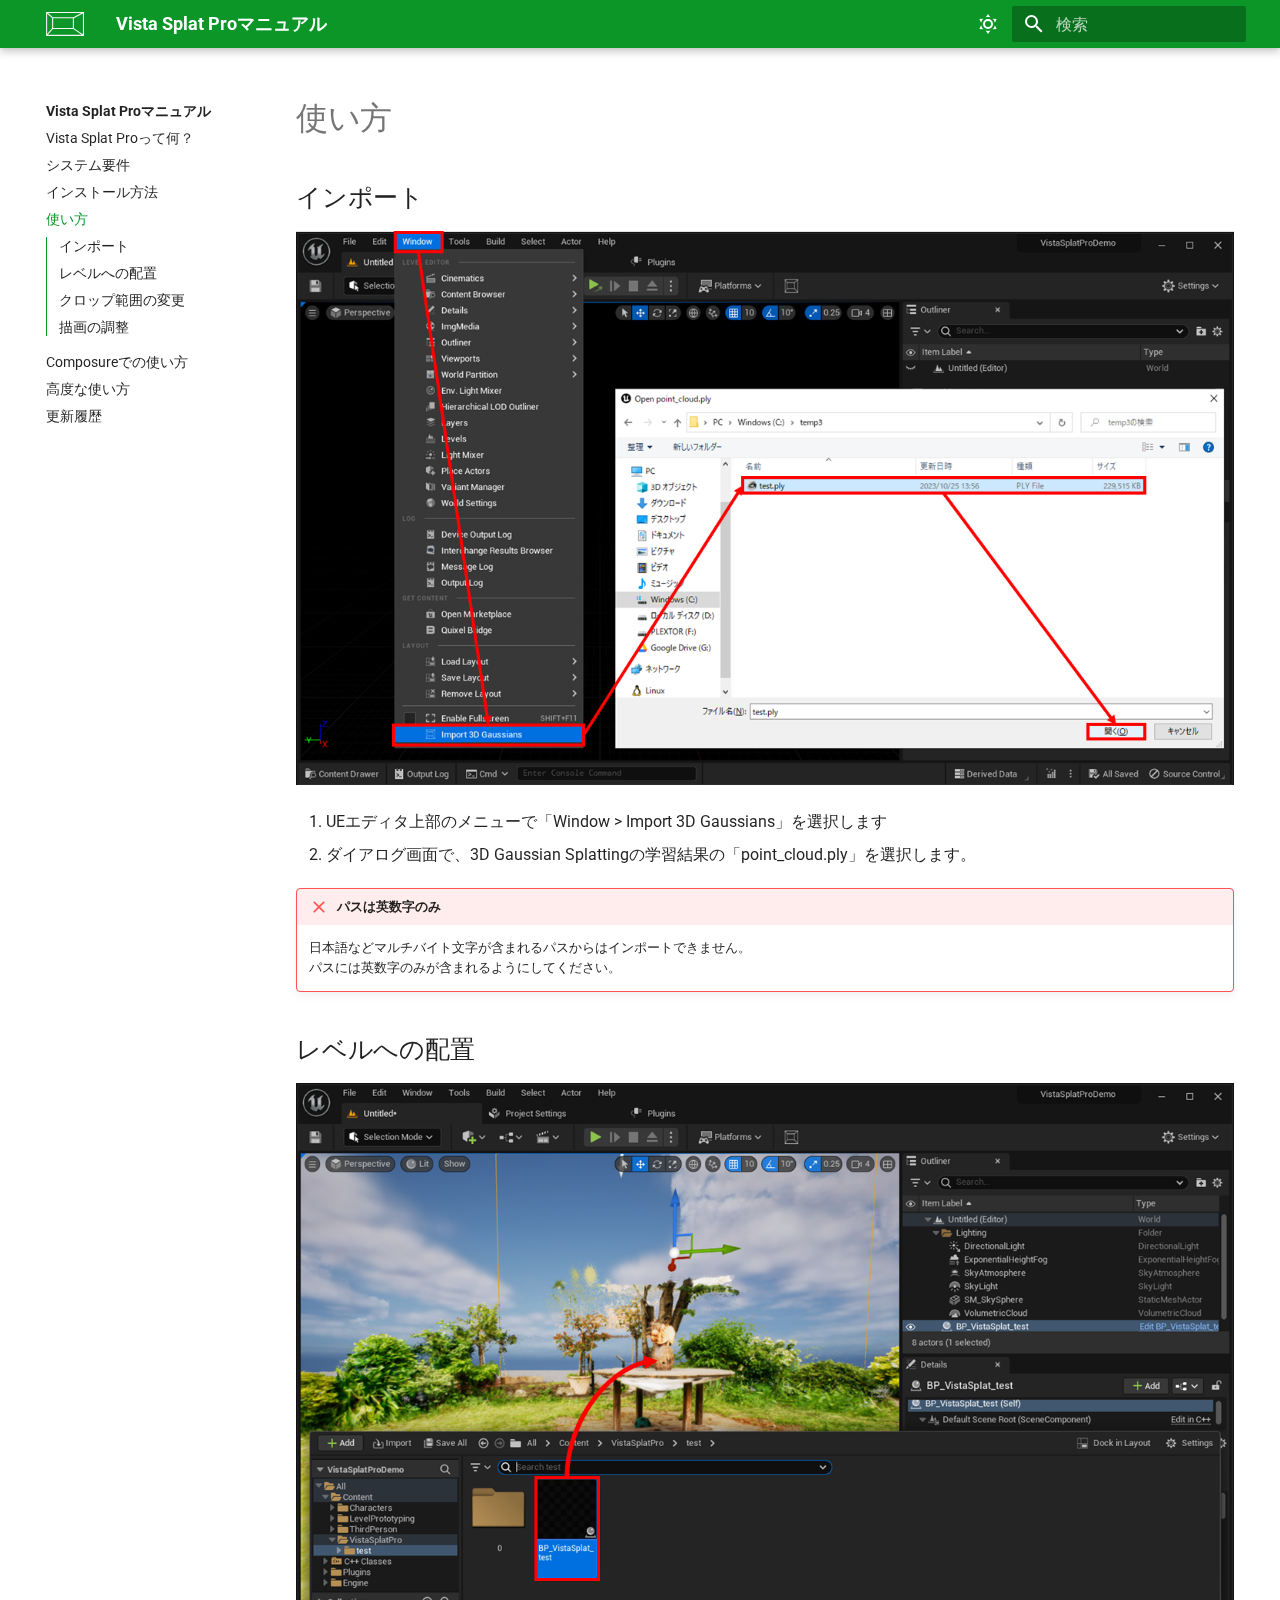
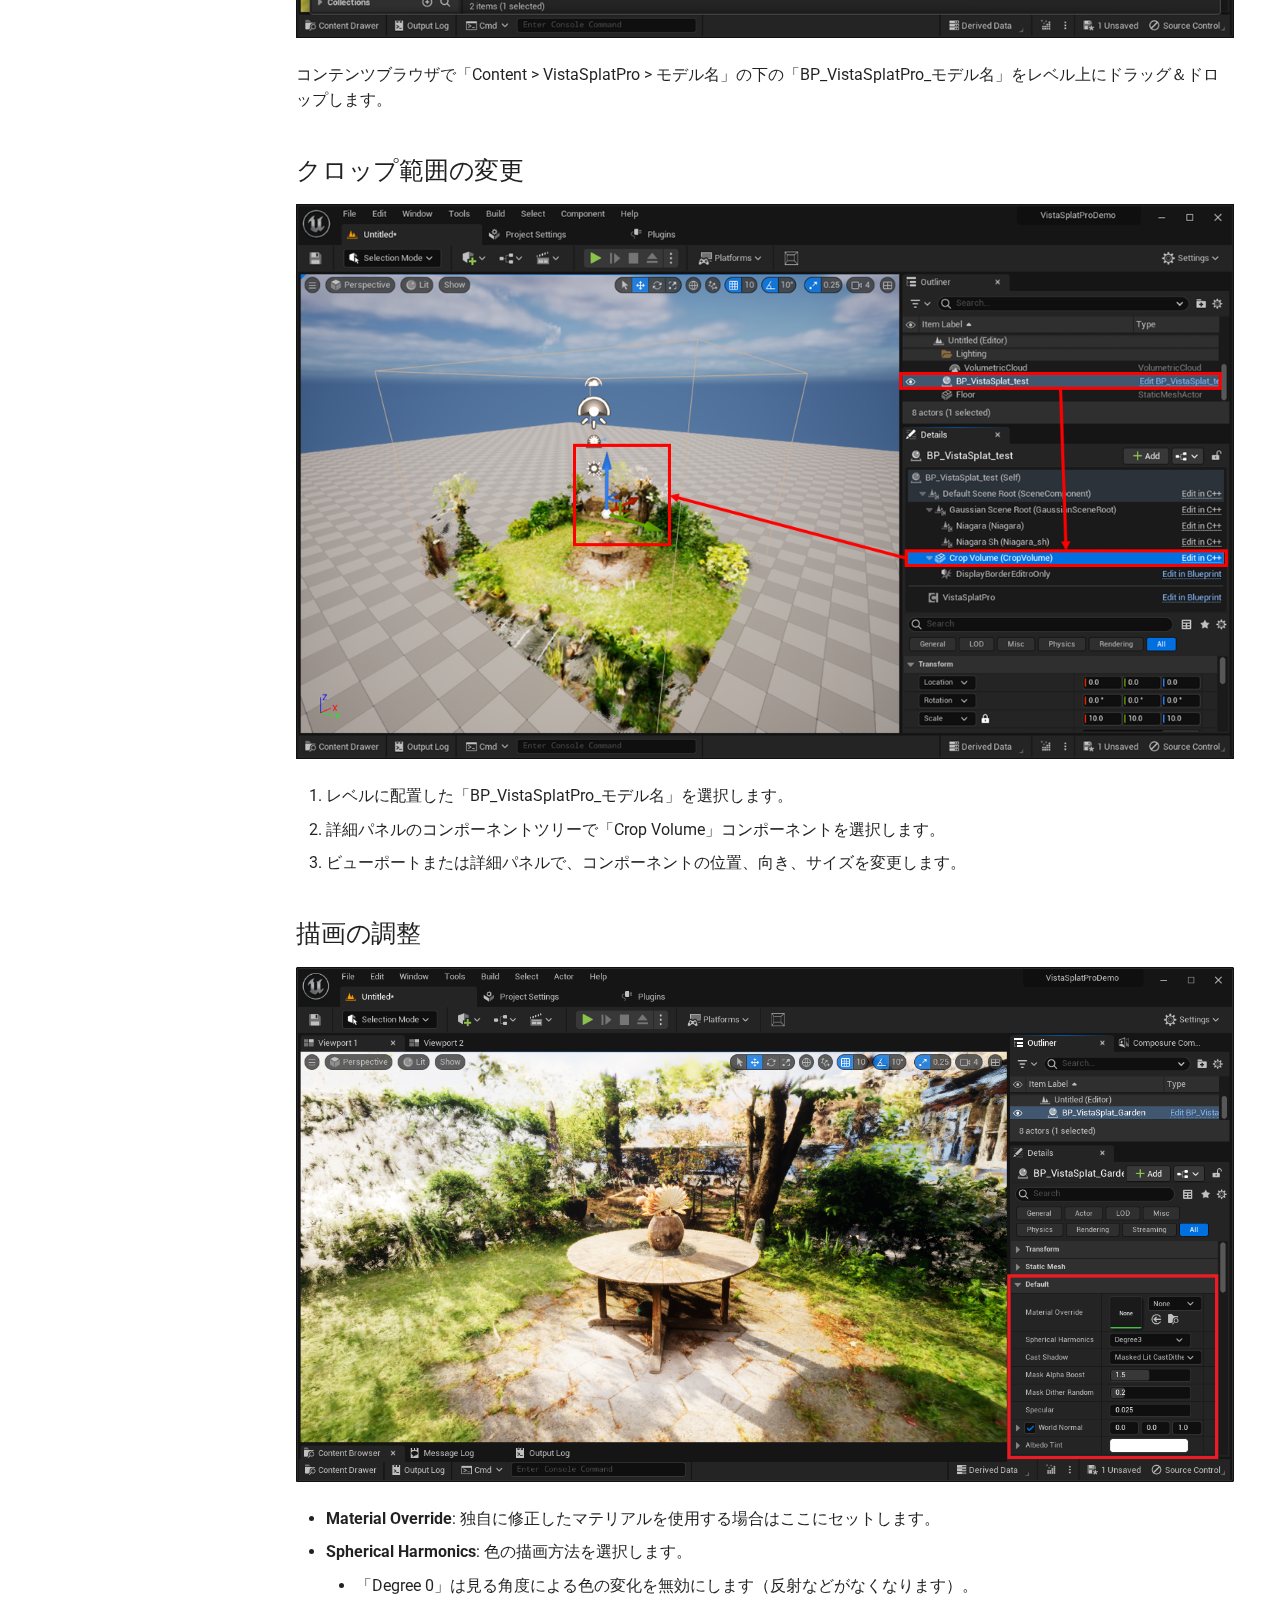
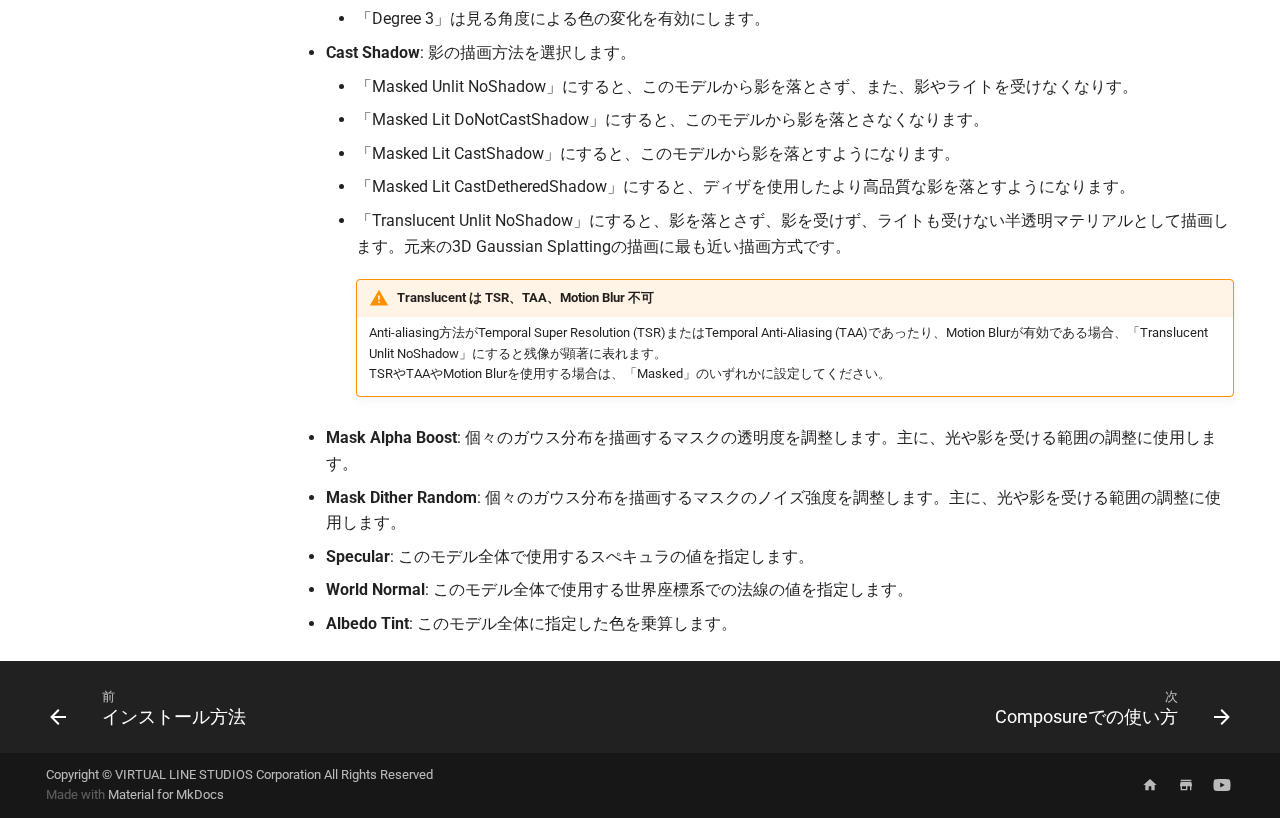
<file: docs/ja/how-to-basic/index.html>
<!doctype html>
<html lang="ja" class="no-js">
  <head>
    
      <meta charset="utf-8">
      <meta name="viewport" content="width=device-width,initial-scale=1">
      
        <meta name="description" content="Official documentation of Vista Splat Pro for Unreal Engine.">
      
      
        <meta name="author" content="VIRTUAL LINE STUDIOS Corporation">
      
      
        <link rel="canonical" href="https://VIRTUAL-LINE-STUDIOS.github.io/VistaSplatPro-Manual/how-to-basic/">
      
      <link rel="icon" href="../images/Icon128.png">
      <meta name="generator" content="mkdocs-1.4.3, mkdocs-material-8.5.10">
    
    
      
        <title>使い方 - Vista Splat Proマニュアル</title>
      
    
    
      <link rel="stylesheet" href="../assets/stylesheets/main.975780f9.min.css">
      
        
        <link rel="stylesheet" href="../assets/stylesheets/palette.2505c338.min.css">
        
      
      

    
    
    
      
        
        
        <link rel="preconnect" href="https://fonts.gstatic.com" crossorigin>
        <link rel="stylesheet" href="https://fonts.googleapis.com/css?family=Roboto:300,300i,400,400i,700,700i%7CRoboto+Mono:400,400i,700,700i&display=fallback">
        <style>:root{--md-text-font:"Roboto";--md-code-font:"Roboto Mono"}</style>
      
    
    
      <link rel="stylesheet" href="../stylesheets/extra.css">
    
    <script>__md_scope=new URL("..",location),__md_hash=e=>[...e].reduce((e,_)=>(e<<5)-e+_.charCodeAt(0),0),__md_get=(e,_=localStorage,t=__md_scope)=>JSON.parse(_.getItem(t.pathname+"."+e)),__md_set=(e,_,t=localStorage,a=__md_scope)=>{try{t.setItem(a.pathname+"."+e,JSON.stringify(_))}catch(e){}}</script>
    
      

    
    
    
  </head>
  
  
    
    
      
    
    
    
    
    <body dir="ltr" data-md-color-scheme="default" data-md-color-primary="" data-md-color-accent="">
  
    
    
      <script>var palette=__md_get("__palette");if(palette&&"object"==typeof palette.color)for(var key of Object.keys(palette.color))document.body.setAttribute("data-md-color-"+key,palette.color[key])</script>
    
    <input class="md-toggle" data-md-toggle="drawer" type="checkbox" id="__drawer" autocomplete="off">
    <input class="md-toggle" data-md-toggle="search" type="checkbox" id="__search" autocomplete="off">
    <label class="md-overlay" for="__drawer"></label>
    <div data-md-component="skip">
      
        
        <a href="#_1" class="md-skip">
          コンテンツにスキップ
        </a>
      
    </div>
    <div data-md-component="announce">
      
    </div>
    
    
      

<header class="md-header" data-md-component="header">
  <nav class="md-header__inner md-grid" aria-label="ヘッダー">
    <a href=".." title="Vista Splat Proマニュアル" class="md-header__button md-logo" aria-label="Vista Splat Proマニュアル" data-md-component="logo">
      
  <img src="../images/vls_w.svg" alt="logo">

    </a>
    <label class="md-header__button md-icon" for="__drawer">
      <svg xmlns="http://www.w3.org/2000/svg" viewBox="0 0 24 24"><path d="M3 6h18v2H3V6m0 5h18v2H3v-2m0 5h18v2H3v-2Z"/></svg>
    </label>
    <div class="md-header__title" data-md-component="header-title">
      <div class="md-header__ellipsis">
        <div class="md-header__topic">
          <span class="md-ellipsis">
            Vista Splat Proマニュアル
          </span>
        </div>
        <div class="md-header__topic" data-md-component="header-topic">
          <span class="md-ellipsis">
            
              使い方
            
          </span>
        </div>
      </div>
    </div>
    
      <form class="md-header__option" data-md-component="palette">
        
          
          
          
          <input class="md-option" data-md-color-media="" data-md-color-scheme="default" data-md-color-primary="" data-md-color-accent=""  aria-label="Switch to dark mode"  type="radio" name="__palette" id="__palette_1">
          
            <label class="md-header__button md-icon" title="Switch to dark mode" for="__palette_4" hidden>
              <svg xmlns="http://www.w3.org/2000/svg" viewBox="0 0 24 24"><path d="M12 7a5 5 0 0 1 5 5 5 5 0 0 1-5 5 5 5 0 0 1-5-5 5 5 0 0 1 5-5m0 2a3 3 0 0 0-3 3 3 3 0 0 0 3 3 3 3 0 0 0 3-3 3 3 0 0 0-3-3m0-7 2.39 3.42C13.65 5.15 12.84 5 12 5c-.84 0-1.65.15-2.39.42L12 2M3.34 7l4.16-.35A7.2 7.2 0 0 0 5.94 8.5c-.44.74-.69 1.5-.83 2.29L3.34 7m.02 10 1.76-3.77a7.131 7.131 0 0 0 2.38 4.14L3.36 17M20.65 7l-1.77 3.79a7.023 7.023 0 0 0-2.38-4.15l4.15.36m-.01 10-4.14.36c.59-.51 1.12-1.14 1.54-1.86.42-.73.69-1.5.83-2.29L20.64 17M12 22l-2.41-3.44c.74.27 1.55.44 2.41.44.82 0 1.63-.17 2.37-.44L12 22Z"/></svg>
            </label>
          
        
          
          
          
          <input class="md-option" data-md-color-media="" data-md-color-scheme="slate" data-md-color-primary="" data-md-color-accent=""  aria-label="Switch to light mode"  type="radio" name="__palette" id="__palette_2">
          
            <label class="md-header__button md-icon" title="Switch to light mode" for="__palette_1" hidden>
              <svg xmlns="http://www.w3.org/2000/svg" viewBox="0 0 24 24"><path d="m17.75 4.09-2.53 1.94.91 3.06-2.63-1.81-2.63 1.81.91-3.06-2.53-1.94L12.44 4l1.06-3 1.06 3 3.19.09m3.5 6.91-1.64 1.25.59 1.98-1.7-1.17-1.7 1.17.59-1.98L15.75 11l2.06-.05L18.5 9l.69 1.95 2.06.05m-2.28 4.95c.83-.08 1.72 1.1 1.19 1.85-.32.45-.66.87-1.08 1.27C15.17 23 8.84 23 4.94 19.07c-3.91-3.9-3.91-10.24 0-14.14.4-.4.82-.76 1.27-1.08.75-.53 1.93.36 1.85 1.19-.27 2.86.69 5.83 2.89 8.02a9.96 9.96 0 0 0 8.02 2.89m-1.64 2.02a12.08 12.08 0 0 1-7.8-3.47c-2.17-2.19-3.33-5-3.49-7.82-2.81 3.14-2.7 7.96.31 10.98 3.02 3.01 7.84 3.12 10.98.31Z"/></svg>
            </label>
          
        
          
          
          
          <input class="md-option" data-md-color-media="(prefers-color-scheme: light)" data-md-color-scheme="default" data-md-color-primary="" data-md-color-accent=""  aria-label="Switch to dark mode"  type="radio" name="__palette" id="__palette_3">
          
            <label class="md-header__button md-icon" title="Switch to dark mode" for="__palette_2" hidden>
              <svg xmlns="http://www.w3.org/2000/svg" viewBox="0 0 24 24"><path d="M12 7a5 5 0 0 1 5 5 5 5 0 0 1-5 5 5 5 0 0 1-5-5 5 5 0 0 1 5-5m0 2a3 3 0 0 0-3 3 3 3 0 0 0 3 3 3 3 0 0 0 3-3 3 3 0 0 0-3-3m0-7 2.39 3.42C13.65 5.15 12.84 5 12 5c-.84 0-1.65.15-2.39.42L12 2M3.34 7l4.16-.35A7.2 7.2 0 0 0 5.94 8.5c-.44.74-.69 1.5-.83 2.29L3.34 7m.02 10 1.76-3.77a7.131 7.131 0 0 0 2.38 4.14L3.36 17M20.65 7l-1.77 3.79a7.023 7.023 0 0 0-2.38-4.15l4.15.36m-.01 10-4.14.36c.59-.51 1.12-1.14 1.54-1.86.42-.73.69-1.5.83-2.29L20.64 17M12 22l-2.41-3.44c.74.27 1.55.44 2.41.44.82 0 1.63-.17 2.37-.44L12 22Z"/></svg>
            </label>
          
        
          
          
          
          <input class="md-option" data-md-color-media="(prefers-color-scheme: dark)" data-md-color-scheme="slate" data-md-color-primary="" data-md-color-accent=""  aria-label="Switch to light mode"  type="radio" name="__palette" id="__palette_4">
          
            <label class="md-header__button md-icon" title="Switch to light mode" for="__palette_3" hidden>
              <svg xmlns="http://www.w3.org/2000/svg" viewBox="0 0 24 24"><path d="m17.75 4.09-2.53 1.94.91 3.06-2.63-1.81-2.63 1.81.91-3.06-2.53-1.94L12.44 4l1.06-3 1.06 3 3.19.09m3.5 6.91-1.64 1.25.59 1.98-1.7-1.17-1.7 1.17.59-1.98L15.75 11l2.06-.05L18.5 9l.69 1.95 2.06.05m-2.28 4.95c.83-.08 1.72 1.1 1.19 1.85-.32.45-.66.87-1.08 1.27C15.17 23 8.84 23 4.94 19.07c-3.91-3.9-3.91-10.24 0-14.14.4-.4.82-.76 1.27-1.08.75-.53 1.93.36 1.85 1.19-.27 2.86.69 5.83 2.89 8.02a9.96 9.96 0 0 0 8.02 2.89m-1.64 2.02a12.08 12.08 0 0 1-7.8-3.47c-2.17-2.19-3.33-5-3.49-7.82-2.81 3.14-2.7 7.96.31 10.98 3.02 3.01 7.84 3.12 10.98.31Z"/></svg>
            </label>
          
        
      </form>
    
    
    
      <label class="md-header__button md-icon" for="__search">
        <svg xmlns="http://www.w3.org/2000/svg" viewBox="0 0 24 24"><path d="M9.5 3A6.5 6.5 0 0 1 16 9.5c0 1.61-.59 3.09-1.56 4.23l.27.27h.79l5 5-1.5 1.5-5-5v-.79l-.27-.27A6.516 6.516 0 0 1 9.5 16 6.5 6.5 0 0 1 3 9.5 6.5 6.5 0 0 1 9.5 3m0 2C7 5 5 7 5 9.5S7 14 9.5 14 14 12 14 9.5 12 5 9.5 5Z"/></svg>
      </label>
      <div class="md-search" data-md-component="search" role="dialog">
  <label class="md-search__overlay" for="__search"></label>
  <div class="md-search__inner" role="search">
    <form class="md-search__form" name="search">
      <input type="text" class="md-search__input" name="query" aria-label="検索" placeholder="検索" autocapitalize="off" autocorrect="off" autocomplete="off" spellcheck="false" data-md-component="search-query" required>
      <label class="md-search__icon md-icon" for="__search">
        <svg xmlns="http://www.w3.org/2000/svg" viewBox="0 0 24 24"><path d="M9.5 3A6.5 6.5 0 0 1 16 9.5c0 1.61-.59 3.09-1.56 4.23l.27.27h.79l5 5-1.5 1.5-5-5v-.79l-.27-.27A6.516 6.516 0 0 1 9.5 16 6.5 6.5 0 0 1 3 9.5 6.5 6.5 0 0 1 9.5 3m0 2C7 5 5 7 5 9.5S7 14 9.5 14 14 12 14 9.5 12 5 9.5 5Z"/></svg>
        <svg xmlns="http://www.w3.org/2000/svg" viewBox="0 0 24 24"><path d="M20 11v2H8l5.5 5.5-1.42 1.42L4.16 12l7.92-7.92L13.5 5.5 8 11h12Z"/></svg>
      </label>
      <nav class="md-search__options" aria-label="Search">
        
          <a href="javascript:void(0)" class="md-search__icon md-icon" title="Share" aria-label="Share" data-clipboard data-clipboard-text="" data-md-component="search-share" tabindex="-1">
            <svg xmlns="http://www.w3.org/2000/svg" viewBox="0 0 24 24"><path d="M18 16.08c-.76 0-1.44.3-1.96.77L8.91 12.7c.05-.23.09-.46.09-.7 0-.24-.04-.47-.09-.7l7.05-4.11c.54.5 1.25.81 2.04.81a3 3 0 0 0 3-3 3 3 0 0 0-3-3 3 3 0 0 0-3 3c0 .24.04.47.09.7L8.04 9.81C7.5 9.31 6.79 9 6 9a3 3 0 0 0-3 3 3 3 0 0 0 3 3c.79 0 1.5-.31 2.04-.81l7.12 4.15c-.05.21-.08.43-.08.66 0 1.61 1.31 2.91 2.92 2.91 1.61 0 2.92-1.3 2.92-2.91A2.92 2.92 0 0 0 18 16.08Z"/></svg>
          </a>
        
        <button type="reset" class="md-search__icon md-icon" title="クリア" aria-label="クリア" tabindex="-1">
          <svg xmlns="http://www.w3.org/2000/svg" viewBox="0 0 24 24"><path d="M19 6.41 17.59 5 12 10.59 6.41 5 5 6.41 10.59 12 5 17.59 6.41 19 12 13.41 17.59 19 19 17.59 13.41 12 19 6.41Z"/></svg>
        </button>
      </nav>
      
        <div class="md-search__suggest" data-md-component="search-suggest"></div>
      
    </form>
    <div class="md-search__output">
      <div class="md-search__scrollwrap" data-md-scrollfix>
        <div class="md-search-result" data-md-component="search-result">
          <div class="md-search-result__meta">
            検索を初期化
          </div>
          <ol class="md-search-result__list"></ol>
        </div>
      </div>
    </div>
  </div>
</div>
    
    
  </nav>
  
</header>
    
    <div class="md-container" data-md-component="container">
      
      
        
          
        
      
      <main class="md-main" data-md-component="main">
        <div class="md-main__inner md-grid">
          
            
              
              <div class="md-sidebar md-sidebar--primary" data-md-component="sidebar" data-md-type="navigation" >
                <div class="md-sidebar__scrollwrap">
                  <div class="md-sidebar__inner">
                    


  

<nav class="md-nav md-nav--primary md-nav--integrated" aria-label="ナビゲーション" data-md-level="0">
  <label class="md-nav__title" for="__drawer">
    <a href=".." title="Vista Splat Proマニュアル" class="md-nav__button md-logo" aria-label="Vista Splat Proマニュアル" data-md-component="logo">
      
  <img src="../images/vls_w.svg" alt="logo">

    </a>
    Vista Splat Proマニュアル
  </label>
  
  <ul class="md-nav__list" data-md-scrollfix>
    
      
      
      

  
  
  
    <li class="md-nav__item">
      <a href=".." class="md-nav__link">
        Vista Splat Proって何？
      </a>
    </li>
  

    
      
      
      

  
  
  
    <li class="md-nav__item">
      <a href="../system-requirement/" class="md-nav__link">
        システム要件
      </a>
    </li>
  

    
      
      
      

  
  
  
    <li class="md-nav__item">
      <a href="../install/" class="md-nav__link">
        インストール方法
      </a>
    </li>
  

    
      
      
      

  
  
    
  
  
    <li class="md-nav__item md-nav__item--active">
      
      <input class="md-nav__toggle md-toggle" data-md-toggle="toc" type="checkbox" id="__toc">
      
      
        
      
      
        <label class="md-nav__link md-nav__link--active" for="__toc">
          使い方
          <span class="md-nav__icon md-icon"></span>
        </label>
      
      <a href="./" class="md-nav__link md-nav__link--active">
        使い方
      </a>
      
        

<nav class="md-nav md-nav--secondary" aria-label="目次">
  
  
  
    
  
  
    <label class="md-nav__title" for="__toc">
      <span class="md-nav__icon md-icon"></span>
      目次
    </label>
    <ul class="md-nav__list" data-md-component="toc" data-md-scrollfix>
      
        <li class="md-nav__item">
  <a href="#_2" class="md-nav__link">
    インポート
  </a>
  
</li>
      
        <li class="md-nav__item">
  <a href="#_3" class="md-nav__link">
    レベルへの配置
  </a>
  
</li>
      
        <li class="md-nav__item">
  <a href="#_4" class="md-nav__link">
    クロップ範囲の変更
  </a>
  
</li>
      
        <li class="md-nav__item">
  <a href="#_5" class="md-nav__link">
    描画の調整
  </a>
  
</li>
      
    </ul>
  
</nav>
      
    </li>
  

    
      
      
      

  
  
  
    <li class="md-nav__item">
      <a href="../how-to-composure/" class="md-nav__link">
        Composureでの使い方
      </a>
    </li>
  

    
      
      
      

  
  
  
    <li class="md-nav__item">
      <a href="../how-to-advanced/" class="md-nav__link">
        高度な使い方
      </a>
    </li>
  

    
      
      
      

  
  
  
    <li class="md-nav__item">
      <a href="../changelog/" class="md-nav__link">
        更新履歴
      </a>
    </li>
  

    
  </ul>
</nav>
                  </div>
                </div>
              </div>
            
            
          
          
            <div class="md-content" data-md-component="content">
              <article class="md-content__inner md-typeset">
                
                  


<h1 id="_1">使い方</h1>
<h2 id="_2">インポート</h2>
<p><img alt="" loading="lazy" src="../images/how-to-import.png" />  </p>
<ol>
<li>UEエディタ上部のメニューで「Window &gt; Import 3D Gaussians」を選択します</li>
<li>ダイアログ画面で、3D Gaussian Splattingの学習結果の「point_cloud.ply」を選択します。</li>
</ol>
<div class="admonition failure">
<p class="admonition-title">パスは英数字のみ</p>
<p>日本語などマルチバイト文字が含まれるパスからはインポートできません。<br />
パスには英数字のみが含まれるようにしてください。</p>
</div>
<h2 id="_3">レベルへの配置</h2>
<p><img alt="" loading="lazy" src="../images/how-to-place.png" />  </p>
<p>コンテンツブラウザで「Content &gt; VistaSplatPro &gt; モデル名」の下の「BP_VistaSplatPro_モデル名」をレベル上にドラッグ＆ドロップします。</p>
<h2 id="_4">クロップ範囲の変更</h2>
<p><img alt="" loading="lazy" src="../images/how-to-crop.png" />  </p>
<ol>
<li>レベルに配置した「BP_VistaSplatPro_モデル名」を選択します。</li>
<li>詳細パネルのコンポーネントツリーで「Crop Volume」コンポーネントを選択します。</li>
<li>ビューポートまたは詳細パネルで、コンポーネントの位置、向き、サイズを変更します。</li>
</ol>
<h2 id="_5">描画の調整</h2>
<p><img alt="" loading="lazy" src="../images/how-to-material.png" />  </p>
<ul>
<li><strong>Material Override</strong>: 独自に修正したマテリアルを使用する場合はここにセットします。</li>
<li><strong>Spherical Harmonics</strong>: 色の描画方法を選択します。  <ul>
<li>「Degree 0」は見る角度による色の変化を無効にします（反射などがなくなります）。</li>
<li>「Degree 3」は見る角度による色の変化を有効にします。</li>
</ul>
</li>
<li>
<p><strong>Cast Shadow</strong>: 影の描画方法を選択します。  </p>
<ul>
<li>「Masked Unlit NoShadow」にすると、このモデルから影を落とさず、また、影やライトを受けなくなりす。</li>
<li>「Masked Lit DoNotCastShadow」にすると、このモデルから影を落とさなくなります。</li>
<li>「Masked Lit CastShadow」にすると、このモデルから影を落とすようになります。</li>
<li>「Masked Lit CastDetheredShadow」にすると、ディザを使用したより高品質な影を落とすようになります。  </li>
<li>
<p>「Translucent Unlit NoShadow」にすると、影を落とさず、影を受けず、ライトも受けない半透明マテリアルとして描画します。元来の3D Gaussian Splattingの描画に最も近い描画方式です。  </p>
<div class="admonition warning">
<p class="admonition-title">Translucent は TSR、TAA、Motion Blur 不可</p>
<p>Anti-aliasing方法がTemporal Super Resolution (TSR)またはTemporal Anti-Aliasing (TAA)であったり、Motion Blurが有効である場合、「Translucent Unlit NoShadow」にすると残像が顕著に表れます。<br />
TSRやTAAやMotion Blurを使用する場合は、「Masked」のいずれかに設定してください。</p>
</div>
</li>
</ul>
</li>
<li>
<p><strong>Mask Alpha Boost</strong>: 個々のガウス分布を描画するマスクの透明度を調整します。主に、光や影を受ける範囲の調整に使用します。</p>
</li>
<li><strong>Mask Dither Random</strong>: 個々のガウス分布を描画するマスクのノイズ強度を調整します。主に、光や影を受ける範囲の調整に使用します。</li>
<li><strong>Specular</strong>: このモデル全体で使用するスぺキュラの値を指定します。</li>
<li><strong>World Normal</strong>: このモデル全体で使用する世界座標系での法線の値を指定します。</li>
<li><strong>Albedo Tint</strong>: このモデル全体に指定した色を乗算します。</li>
</ul>





                
              </article>
            </div>
          
          
        </div>
        
      </main>
      
        <footer class="md-footer">
  
    
    <nav class="md-footer__inner md-grid" aria-label="フッター" >
      
        
        <a href="../install/" class="md-footer__link md-footer__link--prev" aria-label="前: インストール方法" rel="prev">
          <div class="md-footer__button md-icon">
            <svg xmlns="http://www.w3.org/2000/svg" viewBox="0 0 24 24"><path d="M20 11v2H8l5.5 5.5-1.42 1.42L4.16 12l7.92-7.92L13.5 5.5 8 11h12Z"/></svg>
          </div>
          <div class="md-footer__title">
            <div class="md-ellipsis">
              <span class="md-footer__direction">
                前
              </span>
              インストール方法
            </div>
          </div>
        </a>
      
      
        
        <a href="../how-to-composure/" class="md-footer__link md-footer__link--next" aria-label="次: Composureでの使い方" rel="next">
          <div class="md-footer__title">
            <div class="md-ellipsis">
              <span class="md-footer__direction">
                次
              </span>
              Composureでの使い方
            </div>
          </div>
          <div class="md-footer__button md-icon">
            <svg xmlns="http://www.w3.org/2000/svg" viewBox="0 0 24 24"><path d="M4 11v2h12l-5.5 5.5 1.42 1.42L19.84 12l-7.92-7.92L10.5 5.5 16 11H4Z"/></svg>
          </div>
        </a>
      
    </nav>
  
  <div class="md-footer-meta md-typeset">
    <div class="md-footer-meta__inner md-grid">
      <div class="md-copyright">
  
    <div class="md-copyright__highlight">
      Copyright &copy; VIRTUAL LINE STUDIOS Corporation All Rights Reserved
    </div>
  
  
    Made with
    <a href="https://squidfunk.github.io/mkdocs-material/" target="_blank" rel="noopener">
      Material for MkDocs
    </a>
  
</div>
      
        <div class="md-social">
  
    
    
      
      
    
    <a href="https://vls.co.jp/" target="_blank" rel="noopener" title="vls.co.jp" class="md-social__link">
      <svg xmlns="http://www.w3.org/2000/svg" viewBox="0 0 24 24"><path d="M10 20v-6h4v6h5v-8h3L12 3 2 12h3v8h5Z"/></svg>
    </a>
  
    
    
      
      
    
    <a href="https://vls.booth.pm/" target="_blank" rel="noopener" title="vls.booth.pm" class="md-social__link">
      <svg xmlns="http://www.w3.org/2000/svg" viewBox="0 0 24 24"><path d="M12 18H6v-4h6m9 0v-2l-1-5H4l-1 5v2h1v6h10v-6h4v6h2v-6m0-10H4v2h16V4Z"/></svg>
    </a>
  
    
    
      
      
    
    <a href="https://www.youtube.com/channel/UCNH-Ipb9fgR5-OkAcTrblQg" target="_blank" rel="noopener" title="www.youtube.com" class="md-social__link">
      <svg xmlns="http://www.w3.org/2000/svg" viewBox="0 0 576 512"><!--! Font Awesome Free 6.2.1 by @fontawesome - https://fontawesome.com License - https://fontawesome.com/license/free (Icons: CC BY 4.0, Fonts: SIL OFL 1.1, Code: MIT License) Copyright 2022 Fonticons, Inc.--><path d="M549.655 124.083c-6.281-23.65-24.787-42.276-48.284-48.597C458.781 64 288 64 288 64S117.22 64 74.629 75.486c-23.497 6.322-42.003 24.947-48.284 48.597-11.412 42.867-11.412 132.305-11.412 132.305s0 89.438 11.412 132.305c6.281 23.65 24.787 41.5 48.284 47.821C117.22 448 288 448 288 448s170.78 0 213.371-11.486c23.497-6.321 42.003-24.171 48.284-47.821 11.412-42.867 11.412-132.305 11.412-132.305s0-89.438-11.412-132.305zm-317.51 213.508V175.185l142.739 81.205-142.739 81.201z"/></svg>
    </a>
  
</div>
      
    </div>
  </div>
</footer>
      
    </div>
    <div class="md-dialog" data-md-component="dialog">
      <div class="md-dialog__inner md-typeset"></div>
    </div>
    
    <script id="__config" type="application/json">{"base": "..", "features": ["navigation.instant", "navigation.tracking", "navigation.sections", "toc.integrate", "search.suggest", "search.highlight", "search.share", "header.autohide"], "search": "../assets/javascripts/workers/search.16e2a7d4.min.js", "translations": {"clipboard.copied": "\u30b3\u30d4\u30fc\u3057\u307e\u3057\u305f", "clipboard.copy": "\u30af\u30ea\u30c3\u30d7\u30dc\u30fc\u30c9\u3078\u30b3\u30d4\u30fc", "search.config.lang": "ja", "search.config.pipeline": "trimmer, stemmer", "search.config.separator": "[\\s\\-\u3000\u3001\u3002\uff0c\uff0e]+", "search.placeholder": "\u691c\u7d22", "search.result.more.one": "\u3053\u306e\u30da\u30fc\u30b8\u5185\u306b\u3082\u30461\u4ef6\u898b\u3064\u304b\u308a\u307e\u3057\u305f", "search.result.more.other": "\u3053\u306e\u30da\u30fc\u30b8\u5185\u306b\u3042\u3068#\u4ef6\u898b\u3064\u304b\u308a\u307e\u3057\u305f", "search.result.none": "\u4f55\u3082\u898b\u3064\u304b\u308a\u307e\u305b\u3093\u3067\u3057\u305f", "search.result.one": "1\u4ef6\u898b\u3064\u304b\u308a\u307e\u3057\u305f", "search.result.other": "#\u4ef6\u898b\u3064\u304b\u308a\u307e\u3057\u305f", "search.result.placeholder": "\u691c\u7d22\u30ad\u30fc\u30ef\u30fc\u30c9\u3092\u5165\u529b\u3057\u3066\u304f\u3060\u3055\u3044", "search.result.term.missing": "\u691c\u7d22\u306b\u542b\u307e\u308c\u306a\u3044", "select.version.title": "Select version"}}</script>
    
    
      <script src="../assets/javascripts/bundle.5a2dcb6a.min.js"></script>
      
    
    
  </body>
</html>
</file>
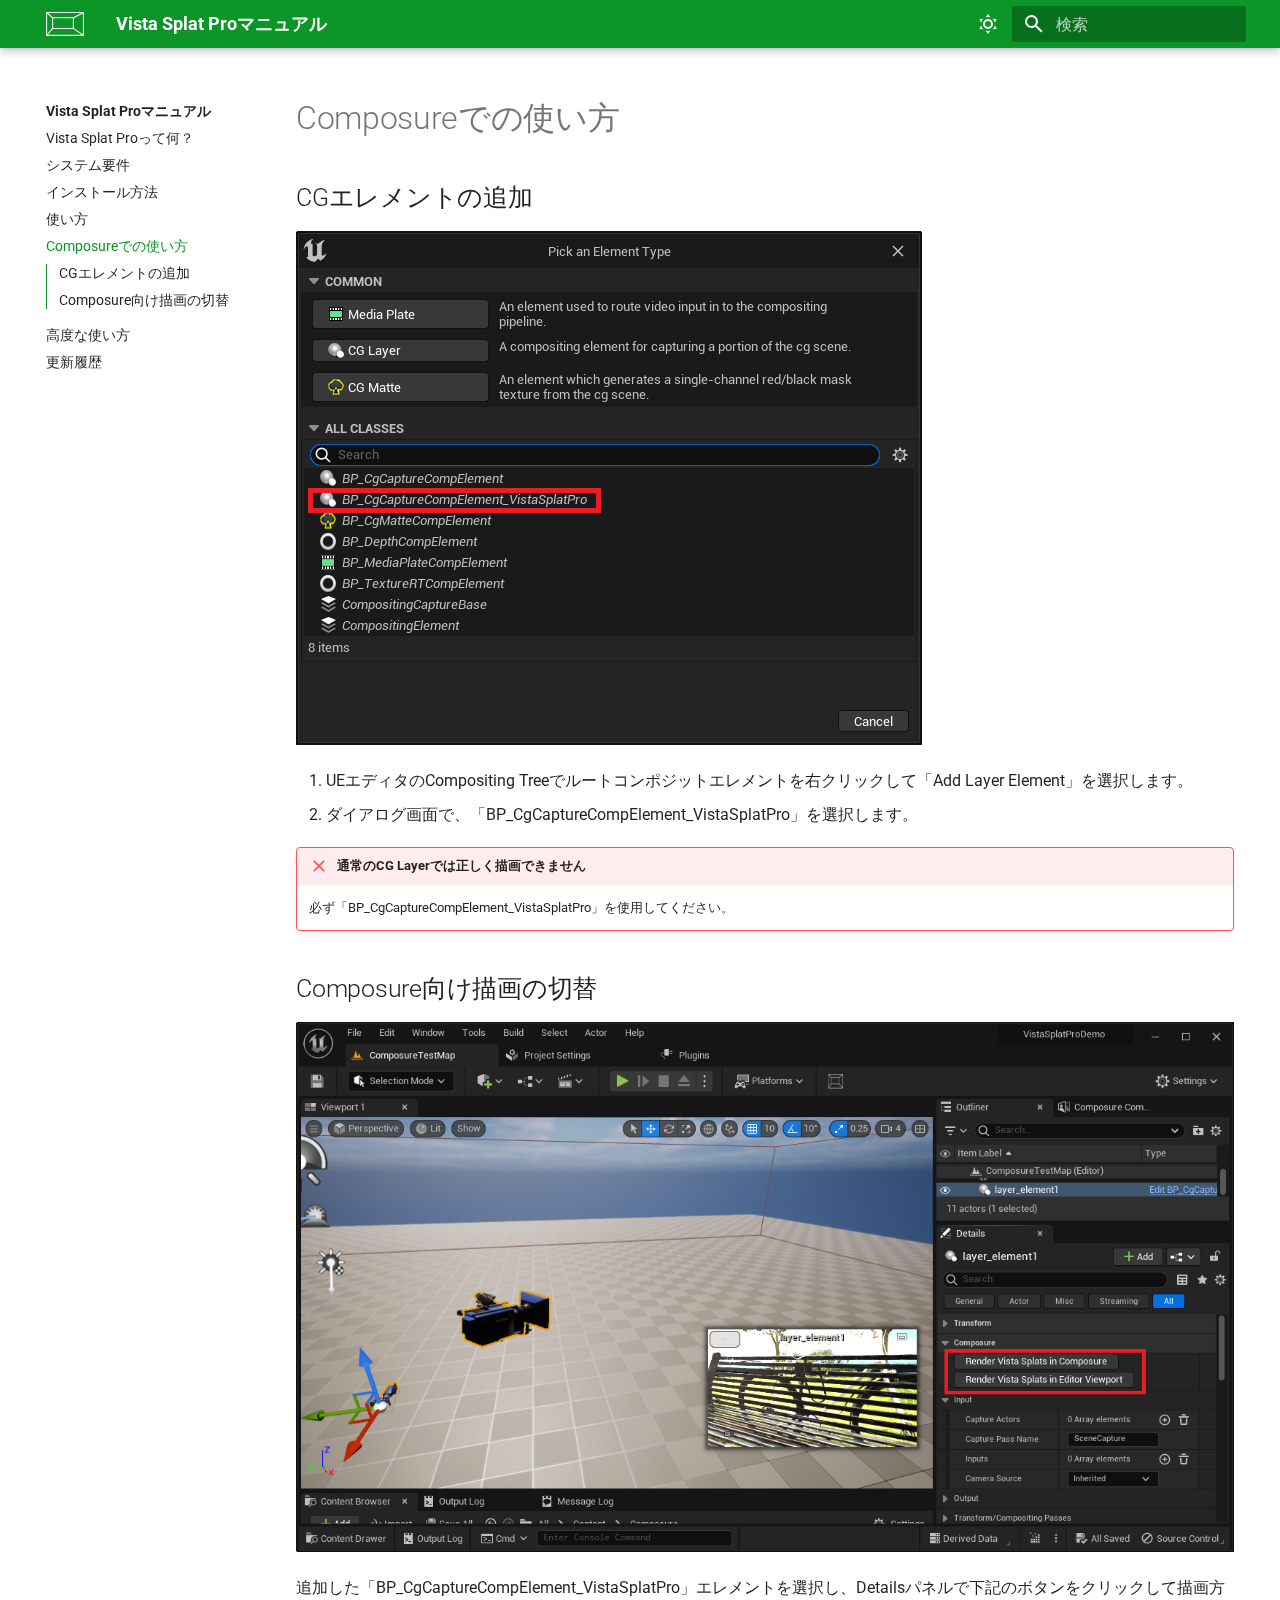
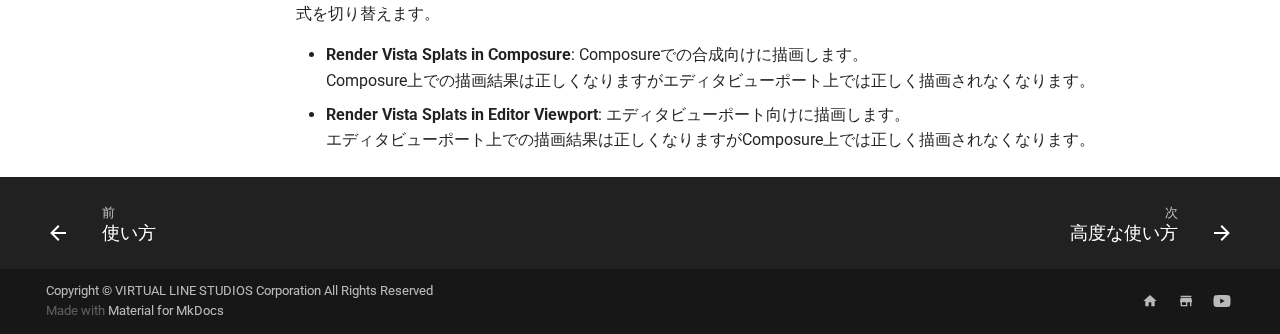
<file: docs/ja/how-to-composure/index.html>
<!doctype html>
<html lang="ja" class="no-js">
  <head>
    
      <meta charset="utf-8">
      <meta name="viewport" content="width=device-width,initial-scale=1">
      
        <meta name="description" content="Official documentation of Vista Splat Pro for Unreal Engine.">
      
      
        <meta name="author" content="VIRTUAL LINE STUDIOS Corporation">
      
      
        <link rel="canonical" href="https://VIRTUAL-LINE-STUDIOS.github.io/VistaSplatPro-Manual/how-to-composure/">
      
      <link rel="icon" href="../images/Icon128.png">
      <meta name="generator" content="mkdocs-1.4.3, mkdocs-material-8.5.10">
    
    
      
        <title>Composureでの使い方 - Vista Splat Proマニュアル</title>
      
    
    
      <link rel="stylesheet" href="../assets/stylesheets/main.975780f9.min.css">
      
        
        <link rel="stylesheet" href="../assets/stylesheets/palette.2505c338.min.css">
        
      
      

    
    
    
      
        
        
        <link rel="preconnect" href="https://fonts.gstatic.com" crossorigin>
        <link rel="stylesheet" href="https://fonts.googleapis.com/css?family=Roboto:300,300i,400,400i,700,700i%7CRoboto+Mono:400,400i,700,700i&display=fallback">
        <style>:root{--md-text-font:"Roboto";--md-code-font:"Roboto Mono"}</style>
      
    
    
      <link rel="stylesheet" href="../stylesheets/extra.css">
    
    <script>__md_scope=new URL("..",location),__md_hash=e=>[...e].reduce((e,_)=>(e<<5)-e+_.charCodeAt(0),0),__md_get=(e,_=localStorage,t=__md_scope)=>JSON.parse(_.getItem(t.pathname+"."+e)),__md_set=(e,_,t=localStorage,a=__md_scope)=>{try{t.setItem(a.pathname+"."+e,JSON.stringify(_))}catch(e){}}</script>
    
      

    
    
    
  </head>
  
  
    
    
      
    
    
    
    
    <body dir="ltr" data-md-color-scheme="default" data-md-color-primary="" data-md-color-accent="">
  
    
    
      <script>var palette=__md_get("__palette");if(palette&&"object"==typeof palette.color)for(var key of Object.keys(palette.color))document.body.setAttribute("data-md-color-"+key,palette.color[key])</script>
    
    <input class="md-toggle" data-md-toggle="drawer" type="checkbox" id="__drawer" autocomplete="off">
    <input class="md-toggle" data-md-toggle="search" type="checkbox" id="__search" autocomplete="off">
    <label class="md-overlay" for="__drawer"></label>
    <div data-md-component="skip">
      
        
        <a href="#composure" class="md-skip">
          コンテンツにスキップ
        </a>
      
    </div>
    <div data-md-component="announce">
      
    </div>
    
    
      

<header class="md-header" data-md-component="header">
  <nav class="md-header__inner md-grid" aria-label="ヘッダー">
    <a href=".." title="Vista Splat Proマニュアル" class="md-header__button md-logo" aria-label="Vista Splat Proマニュアル" data-md-component="logo">
      
  <img src="../images/vls_w.svg" alt="logo">

    </a>
    <label class="md-header__button md-icon" for="__drawer">
      <svg xmlns="http://www.w3.org/2000/svg" viewBox="0 0 24 24"><path d="M3 6h18v2H3V6m0 5h18v2H3v-2m0 5h18v2H3v-2Z"/></svg>
    </label>
    <div class="md-header__title" data-md-component="header-title">
      <div class="md-header__ellipsis">
        <div class="md-header__topic">
          <span class="md-ellipsis">
            Vista Splat Proマニュアル
          </span>
        </div>
        <div class="md-header__topic" data-md-component="header-topic">
          <span class="md-ellipsis">
            
              Composureでの使い方
            
          </span>
        </div>
      </div>
    </div>
    
      <form class="md-header__option" data-md-component="palette">
        
          
          
          
          <input class="md-option" data-md-color-media="" data-md-color-scheme="default" data-md-color-primary="" data-md-color-accent=""  aria-label="Switch to dark mode"  type="radio" name="__palette" id="__palette_1">
          
            <label class="md-header__button md-icon" title="Switch to dark mode" for="__palette_4" hidden>
              <svg xmlns="http://www.w3.org/2000/svg" viewBox="0 0 24 24"><path d="M12 7a5 5 0 0 1 5 5 5 5 0 0 1-5 5 5 5 0 0 1-5-5 5 5 0 0 1 5-5m0 2a3 3 0 0 0-3 3 3 3 0 0 0 3 3 3 3 0 0 0 3-3 3 3 0 0 0-3-3m0-7 2.39 3.42C13.65 5.15 12.84 5 12 5c-.84 0-1.65.15-2.39.42L12 2M3.34 7l4.16-.35A7.2 7.2 0 0 0 5.94 8.5c-.44.74-.69 1.5-.83 2.29L3.34 7m.02 10 1.76-3.77a7.131 7.131 0 0 0 2.38 4.14L3.36 17M20.65 7l-1.77 3.79a7.023 7.023 0 0 0-2.38-4.15l4.15.36m-.01 10-4.14.36c.59-.51 1.12-1.14 1.54-1.86.42-.73.69-1.5.83-2.29L20.64 17M12 22l-2.41-3.44c.74.27 1.55.44 2.41.44.82 0 1.63-.17 2.37-.44L12 22Z"/></svg>
            </label>
          
        
          
          
          
          <input class="md-option" data-md-color-media="" data-md-color-scheme="slate" data-md-color-primary="" data-md-color-accent=""  aria-label="Switch to light mode"  type="radio" name="__palette" id="__palette_2">
          
            <label class="md-header__button md-icon" title="Switch to light mode" for="__palette_1" hidden>
              <svg xmlns="http://www.w3.org/2000/svg" viewBox="0 0 24 24"><path d="m17.75 4.09-2.53 1.94.91 3.06-2.63-1.81-2.63 1.81.91-3.06-2.53-1.94L12.44 4l1.06-3 1.06 3 3.19.09m3.5 6.91-1.64 1.25.59 1.98-1.7-1.17-1.7 1.17.59-1.98L15.75 11l2.06-.05L18.5 9l.69 1.95 2.06.05m-2.28 4.95c.83-.08 1.72 1.1 1.19 1.85-.32.45-.66.87-1.08 1.27C15.17 23 8.84 23 4.94 19.07c-3.91-3.9-3.91-10.24 0-14.14.4-.4.82-.76 1.27-1.08.75-.53 1.93.36 1.85 1.19-.27 2.86.69 5.83 2.89 8.02a9.96 9.96 0 0 0 8.02 2.89m-1.64 2.02a12.08 12.08 0 0 1-7.8-3.47c-2.17-2.19-3.33-5-3.49-7.82-2.81 3.14-2.7 7.96.31 10.98 3.02 3.01 7.84 3.12 10.98.31Z"/></svg>
            </label>
          
        
          
          
          
          <input class="md-option" data-md-color-media="(prefers-color-scheme: light)" data-md-color-scheme="default" data-md-color-primary="" data-md-color-accent=""  aria-label="Switch to dark mode"  type="radio" name="__palette" id="__palette_3">
          
            <label class="md-header__button md-icon" title="Switch to dark mode" for="__palette_2" hidden>
              <svg xmlns="http://www.w3.org/2000/svg" viewBox="0 0 24 24"><path d="M12 7a5 5 0 0 1 5 5 5 5 0 0 1-5 5 5 5 0 0 1-5-5 5 5 0 0 1 5-5m0 2a3 3 0 0 0-3 3 3 3 0 0 0 3 3 3 3 0 0 0 3-3 3 3 0 0 0-3-3m0-7 2.39 3.42C13.65 5.15 12.84 5 12 5c-.84 0-1.65.15-2.39.42L12 2M3.34 7l4.16-.35A7.2 7.2 0 0 0 5.94 8.5c-.44.74-.69 1.5-.83 2.29L3.34 7m.02 10 1.76-3.77a7.131 7.131 0 0 0 2.38 4.14L3.36 17M20.65 7l-1.77 3.79a7.023 7.023 0 0 0-2.38-4.15l4.15.36m-.01 10-4.14.36c.59-.51 1.12-1.14 1.54-1.86.42-.73.69-1.5.83-2.29L20.64 17M12 22l-2.41-3.44c.74.27 1.55.44 2.41.44.82 0 1.63-.17 2.37-.44L12 22Z"/></svg>
            </label>
          
        
          
          
          
          <input class="md-option" data-md-color-media="(prefers-color-scheme: dark)" data-md-color-scheme="slate" data-md-color-primary="" data-md-color-accent=""  aria-label="Switch to light mode"  type="radio" name="__palette" id="__palette_4">
          
            <label class="md-header__button md-icon" title="Switch to light mode" for="__palette_3" hidden>
              <svg xmlns="http://www.w3.org/2000/svg" viewBox="0 0 24 24"><path d="m17.75 4.09-2.53 1.94.91 3.06-2.63-1.81-2.63 1.81.91-3.06-2.53-1.94L12.44 4l1.06-3 1.06 3 3.19.09m3.5 6.91-1.64 1.25.59 1.98-1.7-1.17-1.7 1.17.59-1.98L15.75 11l2.06-.05L18.5 9l.69 1.95 2.06.05m-2.28 4.95c.83-.08 1.72 1.1 1.19 1.85-.32.45-.66.87-1.08 1.27C15.17 23 8.84 23 4.94 19.07c-3.91-3.9-3.91-10.24 0-14.14.4-.4.82-.76 1.27-1.08.75-.53 1.93.36 1.85 1.19-.27 2.86.69 5.83 2.89 8.02a9.96 9.96 0 0 0 8.02 2.89m-1.64 2.02a12.08 12.08 0 0 1-7.8-3.47c-2.17-2.19-3.33-5-3.49-7.82-2.81 3.14-2.7 7.96.31 10.98 3.02 3.01 7.84 3.12 10.98.31Z"/></svg>
            </label>
          
        
      </form>
    
    
    
      <label class="md-header__button md-icon" for="__search">
        <svg xmlns="http://www.w3.org/2000/svg" viewBox="0 0 24 24"><path d="M9.5 3A6.5 6.5 0 0 1 16 9.5c0 1.61-.59 3.09-1.56 4.23l.27.27h.79l5 5-1.5 1.5-5-5v-.79l-.27-.27A6.516 6.516 0 0 1 9.5 16 6.5 6.5 0 0 1 3 9.5 6.5 6.5 0 0 1 9.5 3m0 2C7 5 5 7 5 9.5S7 14 9.5 14 14 12 14 9.5 12 5 9.5 5Z"/></svg>
      </label>
      <div class="md-search" data-md-component="search" role="dialog">
  <label class="md-search__overlay" for="__search"></label>
  <div class="md-search__inner" role="search">
    <form class="md-search__form" name="search">
      <input type="text" class="md-search__input" name="query" aria-label="検索" placeholder="検索" autocapitalize="off" autocorrect="off" autocomplete="off" spellcheck="false" data-md-component="search-query" required>
      <label class="md-search__icon md-icon" for="__search">
        <svg xmlns="http://www.w3.org/2000/svg" viewBox="0 0 24 24"><path d="M9.5 3A6.5 6.5 0 0 1 16 9.5c0 1.61-.59 3.09-1.56 4.23l.27.27h.79l5 5-1.5 1.5-5-5v-.79l-.27-.27A6.516 6.516 0 0 1 9.5 16 6.5 6.5 0 0 1 3 9.5 6.5 6.5 0 0 1 9.5 3m0 2C7 5 5 7 5 9.5S7 14 9.5 14 14 12 14 9.5 12 5 9.5 5Z"/></svg>
        <svg xmlns="http://www.w3.org/2000/svg" viewBox="0 0 24 24"><path d="M20 11v2H8l5.5 5.5-1.42 1.42L4.16 12l7.92-7.92L13.5 5.5 8 11h12Z"/></svg>
      </label>
      <nav class="md-search__options" aria-label="Search">
        
          <a href="javascript:void(0)" class="md-search__icon md-icon" title="Share" aria-label="Share" data-clipboard data-clipboard-text="" data-md-component="search-share" tabindex="-1">
            <svg xmlns="http://www.w3.org/2000/svg" viewBox="0 0 24 24"><path d="M18 16.08c-.76 0-1.44.3-1.96.77L8.91 12.7c.05-.23.09-.46.09-.7 0-.24-.04-.47-.09-.7l7.05-4.11c.54.5 1.25.81 2.04.81a3 3 0 0 0 3-3 3 3 0 0 0-3-3 3 3 0 0 0-3 3c0 .24.04.47.09.7L8.04 9.81C7.5 9.31 6.79 9 6 9a3 3 0 0 0-3 3 3 3 0 0 0 3 3c.79 0 1.5-.31 2.04-.81l7.12 4.15c-.05.21-.08.43-.08.66 0 1.61 1.31 2.91 2.92 2.91 1.61 0 2.92-1.3 2.92-2.91A2.92 2.92 0 0 0 18 16.08Z"/></svg>
          </a>
        
        <button type="reset" class="md-search__icon md-icon" title="クリア" aria-label="クリア" tabindex="-1">
          <svg xmlns="http://www.w3.org/2000/svg" viewBox="0 0 24 24"><path d="M19 6.41 17.59 5 12 10.59 6.41 5 5 6.41 10.59 12 5 17.59 6.41 19 12 13.41 17.59 19 19 17.59 13.41 12 19 6.41Z"/></svg>
        </button>
      </nav>
      
        <div class="md-search__suggest" data-md-component="search-suggest"></div>
      
    </form>
    <div class="md-search__output">
      <div class="md-search__scrollwrap" data-md-scrollfix>
        <div class="md-search-result" data-md-component="search-result">
          <div class="md-search-result__meta">
            検索を初期化
          </div>
          <ol class="md-search-result__list"></ol>
        </div>
      </div>
    </div>
  </div>
</div>
    
    
  </nav>
  
</header>
    
    <div class="md-container" data-md-component="container">
      
      
        
          
        
      
      <main class="md-main" data-md-component="main">
        <div class="md-main__inner md-grid">
          
            
              
              <div class="md-sidebar md-sidebar--primary" data-md-component="sidebar" data-md-type="navigation" >
                <div class="md-sidebar__scrollwrap">
                  <div class="md-sidebar__inner">
                    


  

<nav class="md-nav md-nav--primary md-nav--integrated" aria-label="ナビゲーション" data-md-level="0">
  <label class="md-nav__title" for="__drawer">
    <a href=".." title="Vista Splat Proマニュアル" class="md-nav__button md-logo" aria-label="Vista Splat Proマニュアル" data-md-component="logo">
      
  <img src="../images/vls_w.svg" alt="logo">

    </a>
    Vista Splat Proマニュアル
  </label>
  
  <ul class="md-nav__list" data-md-scrollfix>
    
      
      
      

  
  
  
    <li class="md-nav__item">
      <a href=".." class="md-nav__link">
        Vista Splat Proって何？
      </a>
    </li>
  

    
      
      
      

  
  
  
    <li class="md-nav__item">
      <a href="../system-requirement/" class="md-nav__link">
        システム要件
      </a>
    </li>
  

    
      
      
      

  
  
  
    <li class="md-nav__item">
      <a href="../install/" class="md-nav__link">
        インストール方法
      </a>
    </li>
  

    
      
      
      

  
  
  
    <li class="md-nav__item">
      <a href="../how-to-basic/" class="md-nav__link">
        使い方
      </a>
    </li>
  

    
      
      
      

  
  
    
  
  
    <li class="md-nav__item md-nav__item--active">
      
      <input class="md-nav__toggle md-toggle" data-md-toggle="toc" type="checkbox" id="__toc">
      
      
        
      
      
        <label class="md-nav__link md-nav__link--active" for="__toc">
          Composureでの使い方
          <span class="md-nav__icon md-icon"></span>
        </label>
      
      <a href="./" class="md-nav__link md-nav__link--active">
        Composureでの使い方
      </a>
      
        

<nav class="md-nav md-nav--secondary" aria-label="目次">
  
  
  
    
  
  
    <label class="md-nav__title" for="__toc">
      <span class="md-nav__icon md-icon"></span>
      目次
    </label>
    <ul class="md-nav__list" data-md-component="toc" data-md-scrollfix>
      
        <li class="md-nav__item">
  <a href="#cg" class="md-nav__link">
    CGエレメントの追加
  </a>
  
</li>
      
        <li class="md-nav__item">
  <a href="#composure_1" class="md-nav__link">
    Composure向け描画の切替
  </a>
  
</li>
      
    </ul>
  
</nav>
      
    </li>
  

    
      
      
      

  
  
  
    <li class="md-nav__item">
      <a href="../how-to-advanced/" class="md-nav__link">
        高度な使い方
      </a>
    </li>
  

    
      
      
      

  
  
  
    <li class="md-nav__item">
      <a href="../changelog/" class="md-nav__link">
        更新履歴
      </a>
    </li>
  

    
  </ul>
</nav>
                  </div>
                </div>
              </div>
            
            
          
          
            <div class="md-content" data-md-component="content">
              <article class="md-content__inner md-typeset">
                
                  


<h1 id="composure">Composureでの使い方</h1>
<h2 id="cg">CGエレメントの追加</h2>
<p><img alt="" loading="lazy" src="../images/how-to-composure.png" />  </p>
<ol>
<li>UEエディタのCompositing Treeでルートコンポジットエレメントを右クリックして「Add Layer Element」を選択します。</li>
<li>ダイアログ画面で、「BP_CgCaptureCompElement_VistaSplatPro」を選択します。</li>
</ol>
<div class="admonition failure">
<p class="admonition-title">通常のCG Layerでは正しく描画できません</p>
<p>必ず「BP_CgCaptureCompElement_VistaSplatPro」を使用してください。</p>
</div>
<h2 id="composure_1">Composure向け描画の切替</h2>
<p><img alt="" loading="lazy" src="../images/how-to-composure2.png" />  </p>
<p>追加した「BP_CgCaptureCompElement_VistaSplatPro」エレメントを選択し、Detailsパネルで下記のボタンをクリックして描画方式を切り替えます。</p>
<ul>
<li><strong>Render Vista Splats in Composure</strong>: Composureでの合成向けに描画します。<br />
    Composure上での描画結果は正しくなりますがエディタビューポート上では正しく描画されなくなります。</li>
<li><strong>Render Vista Splats in Editor Viewport</strong>: エディタビューポート向けに描画します。<br />
    エディタビューポート上での描画結果は正しくなりますがComposure上では正しく描画されなくなります。</li>
</ul>





                
              </article>
            </div>
          
          
        </div>
        
      </main>
      
        <footer class="md-footer">
  
    
    <nav class="md-footer__inner md-grid" aria-label="フッター" >
      
        
        <a href="../how-to-basic/" class="md-footer__link md-footer__link--prev" aria-label="前: 使い方" rel="prev">
          <div class="md-footer__button md-icon">
            <svg xmlns="http://www.w3.org/2000/svg" viewBox="0 0 24 24"><path d="M20 11v2H8l5.5 5.5-1.42 1.42L4.16 12l7.92-7.92L13.5 5.5 8 11h12Z"/></svg>
          </div>
          <div class="md-footer__title">
            <div class="md-ellipsis">
              <span class="md-footer__direction">
                前
              </span>
              使い方
            </div>
          </div>
        </a>
      
      
        
        <a href="../how-to-advanced/" class="md-footer__link md-footer__link--next" aria-label="次: 高度な使い方" rel="next">
          <div class="md-footer__title">
            <div class="md-ellipsis">
              <span class="md-footer__direction">
                次
              </span>
              高度な使い方
            </div>
          </div>
          <div class="md-footer__button md-icon">
            <svg xmlns="http://www.w3.org/2000/svg" viewBox="0 0 24 24"><path d="M4 11v2h12l-5.5 5.5 1.42 1.42L19.84 12l-7.92-7.92L10.5 5.5 16 11H4Z"/></svg>
          </div>
        </a>
      
    </nav>
  
  <div class="md-footer-meta md-typeset">
    <div class="md-footer-meta__inner md-grid">
      <div class="md-copyright">
  
    <div class="md-copyright__highlight">
      Copyright &copy; VIRTUAL LINE STUDIOS Corporation All Rights Reserved
    </div>
  
  
    Made with
    <a href="https://squidfunk.github.io/mkdocs-material/" target="_blank" rel="noopener">
      Material for MkDocs
    </a>
  
</div>
      
        <div class="md-social">
  
    
    
      
      
    
    <a href="https://vls.co.jp/" target="_blank" rel="noopener" title="vls.co.jp" class="md-social__link">
      <svg xmlns="http://www.w3.org/2000/svg" viewBox="0 0 24 24"><path d="M10 20v-6h4v6h5v-8h3L12 3 2 12h3v8h5Z"/></svg>
    </a>
  
    
    
      
      
    
    <a href="https://vls.booth.pm/" target="_blank" rel="noopener" title="vls.booth.pm" class="md-social__link">
      <svg xmlns="http://www.w3.org/2000/svg" viewBox="0 0 24 24"><path d="M12 18H6v-4h6m9 0v-2l-1-5H4l-1 5v2h1v6h10v-6h4v6h2v-6m0-10H4v2h16V4Z"/></svg>
    </a>
  
    
    
      
      
    
    <a href="https://www.youtube.com/channel/UCNH-Ipb9fgR5-OkAcTrblQg" target="_blank" rel="noopener" title="www.youtube.com" class="md-social__link">
      <svg xmlns="http://www.w3.org/2000/svg" viewBox="0 0 576 512"><!--! Font Awesome Free 6.2.1 by @fontawesome - https://fontawesome.com License - https://fontawesome.com/license/free (Icons: CC BY 4.0, Fonts: SIL OFL 1.1, Code: MIT License) Copyright 2022 Fonticons, Inc.--><path d="M549.655 124.083c-6.281-23.65-24.787-42.276-48.284-48.597C458.781 64 288 64 288 64S117.22 64 74.629 75.486c-23.497 6.322-42.003 24.947-48.284 48.597-11.412 42.867-11.412 132.305-11.412 132.305s0 89.438 11.412 132.305c6.281 23.65 24.787 41.5 48.284 47.821C117.22 448 288 448 288 448s170.78 0 213.371-11.486c23.497-6.321 42.003-24.171 48.284-47.821 11.412-42.867 11.412-132.305 11.412-132.305s0-89.438-11.412-132.305zm-317.51 213.508V175.185l142.739 81.205-142.739 81.201z"/></svg>
    </a>
  
</div>
      
    </div>
  </div>
</footer>
      
    </div>
    <div class="md-dialog" data-md-component="dialog">
      <div class="md-dialog__inner md-typeset"></div>
    </div>
    
    <script id="__config" type="application/json">{"base": "..", "features": ["navigation.instant", "navigation.tracking", "navigation.sections", "toc.integrate", "search.suggest", "search.highlight", "search.share", "header.autohide"], "search": "../assets/javascripts/workers/search.16e2a7d4.min.js", "translations": {"clipboard.copied": "\u30b3\u30d4\u30fc\u3057\u307e\u3057\u305f", "clipboard.copy": "\u30af\u30ea\u30c3\u30d7\u30dc\u30fc\u30c9\u3078\u30b3\u30d4\u30fc", "search.config.lang": "ja", "search.config.pipeline": "trimmer, stemmer", "search.config.separator": "[\\s\\-\u3000\u3001\u3002\uff0c\uff0e]+", "search.placeholder": "\u691c\u7d22", "search.result.more.one": "\u3053\u306e\u30da\u30fc\u30b8\u5185\u306b\u3082\u30461\u4ef6\u898b\u3064\u304b\u308a\u307e\u3057\u305f", "search.result.more.other": "\u3053\u306e\u30da\u30fc\u30b8\u5185\u306b\u3042\u3068#\u4ef6\u898b\u3064\u304b\u308a\u307e\u3057\u305f", "search.result.none": "\u4f55\u3082\u898b\u3064\u304b\u308a\u307e\u305b\u3093\u3067\u3057\u305f", "search.result.one": "1\u4ef6\u898b\u3064\u304b\u308a\u307e\u3057\u305f", "search.result.other": "#\u4ef6\u898b\u3064\u304b\u308a\u307e\u3057\u305f", "search.result.placeholder": "\u691c\u7d22\u30ad\u30fc\u30ef\u30fc\u30c9\u3092\u5165\u529b\u3057\u3066\u304f\u3060\u3055\u3044", "search.result.term.missing": "\u691c\u7d22\u306b\u542b\u307e\u308c\u306a\u3044", "select.version.title": "Select version"}}</script>
    
    
      <script src="../assets/javascripts/bundle.5a2dcb6a.min.js"></script>
      
    
    
  </body>
</html>
</file>
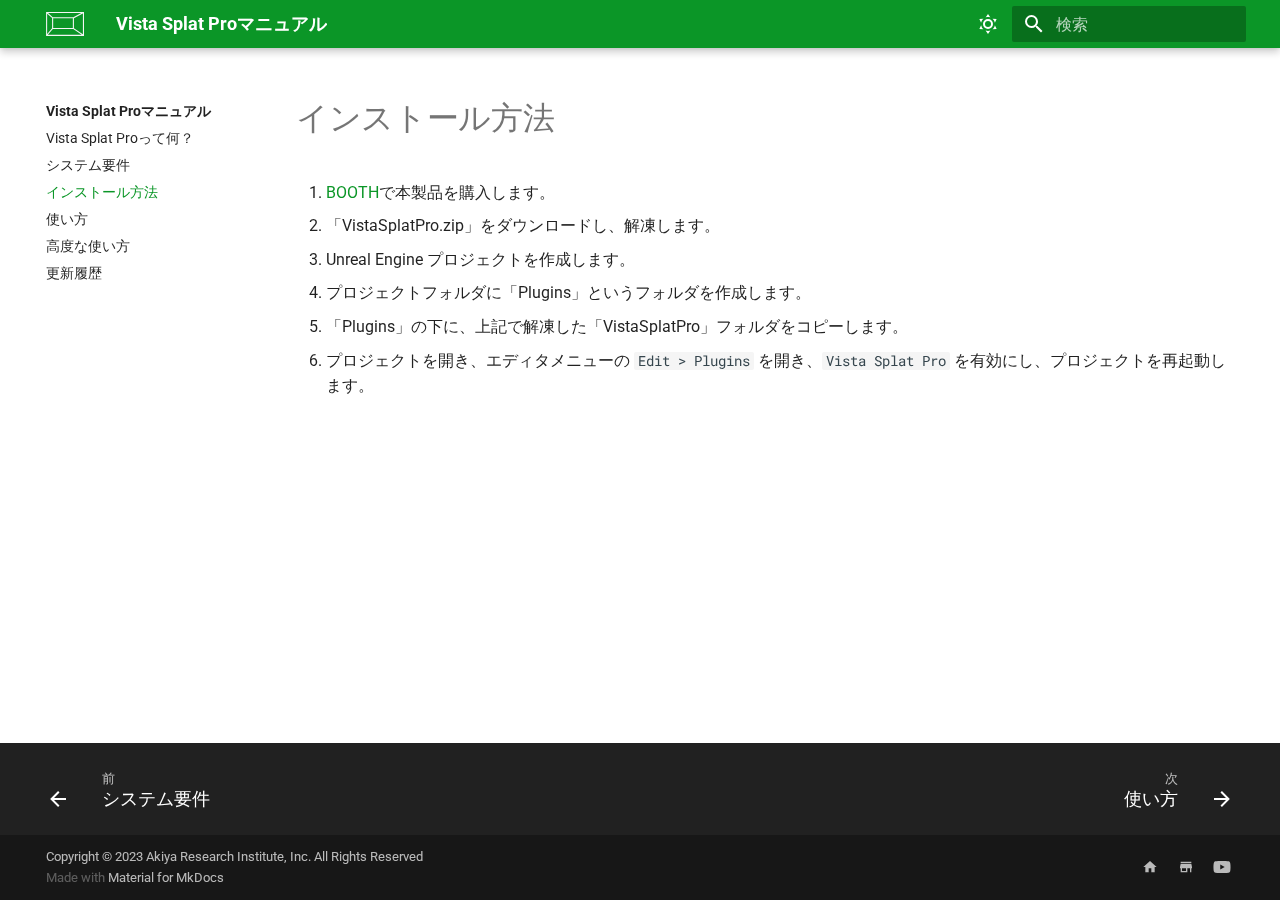
<file: docs/ja/install/index.html>
<!doctype html>
<html lang="ja" class="no-js">
  <head>
    
      <meta charset="utf-8">
      <meta name="viewport" content="width=device-width,initial-scale=1">
      
        <meta name="description" content="Official documentation of Vista Splat Pro for Unreal Engine.">
      
      
        <meta name="author" content="VIRTUAL LINE STUDIOS Corporation">
      
      
        <link rel="canonical" href="https://VIRTUAL-LINE-STUDIOS.github.io/VistaSplatPro-Manual/install/">
      
      <link rel="icon" href="../images/Icon128.png">
      <meta name="generator" content="mkdocs-1.4.3, mkdocs-material-8.5.10">
    
    
      
        <title>インストール方法 - Vista Splat Proマニュアル</title>
      
    
    
      <link rel="stylesheet" href="../assets/stylesheets/main.975780f9.min.css">
      
        
        <link rel="stylesheet" href="../assets/stylesheets/palette.2505c338.min.css">
        
      
      

    
    
    
      
        
        
        <link rel="preconnect" href="https://fonts.gstatic.com" crossorigin>
        <link rel="stylesheet" href="https://fonts.googleapis.com/css?family=Roboto:300,300i,400,400i,700,700i%7CRoboto+Mono:400,400i,700,700i&display=fallback">
        <style>:root{--md-text-font:"Roboto";--md-code-font:"Roboto Mono"}</style>
      
    
    
      <link rel="stylesheet" href="../stylesheets/extra.css">
    
    <script>__md_scope=new URL("..",location),__md_hash=e=>[...e].reduce((e,_)=>(e<<5)-e+_.charCodeAt(0),0),__md_get=(e,_=localStorage,t=__md_scope)=>JSON.parse(_.getItem(t.pathname+"."+e)),__md_set=(e,_,t=localStorage,a=__md_scope)=>{try{t.setItem(a.pathname+"."+e,JSON.stringify(_))}catch(e){}}</script>
    
      

    
    
    
  </head>
  
  
    
    
      
    
    
    
    
    <body dir="ltr" data-md-color-scheme="default" data-md-color-primary="" data-md-color-accent="">
  
    
    
      <script>var palette=__md_get("__palette");if(palette&&"object"==typeof palette.color)for(var key of Object.keys(palette.color))document.body.setAttribute("data-md-color-"+key,palette.color[key])</script>
    
    <input class="md-toggle" data-md-toggle="drawer" type="checkbox" id="__drawer" autocomplete="off">
    <input class="md-toggle" data-md-toggle="search" type="checkbox" id="__search" autocomplete="off">
    <label class="md-overlay" for="__drawer"></label>
    <div data-md-component="skip">
      
        
        <a href="#_1" class="md-skip">
          コンテンツにスキップ
        </a>
      
    </div>
    <div data-md-component="announce">
      
    </div>
    
    
      

<header class="md-header" data-md-component="header">
  <nav class="md-header__inner md-grid" aria-label="ヘッダー">
    <a href=".." title="Vista Splat Proマニュアル" class="md-header__button md-logo" aria-label="Vista Splat Proマニュアル" data-md-component="logo">
      
  <img src="../images/vls_w.svg" alt="logo">

    </a>
    <label class="md-header__button md-icon" for="__drawer">
      <svg xmlns="http://www.w3.org/2000/svg" viewBox="0 0 24 24"><path d="M3 6h18v2H3V6m0 5h18v2H3v-2m0 5h18v2H3v-2Z"/></svg>
    </label>
    <div class="md-header__title" data-md-component="header-title">
      <div class="md-header__ellipsis">
        <div class="md-header__topic">
          <span class="md-ellipsis">
            Vista Splat Proマニュアル
          </span>
        </div>
        <div class="md-header__topic" data-md-component="header-topic">
          <span class="md-ellipsis">
            
              インストール方法
            
          </span>
        </div>
      </div>
    </div>
    
      <form class="md-header__option" data-md-component="palette">
        
          
          
          
          <input class="md-option" data-md-color-media="" data-md-color-scheme="default" data-md-color-primary="" data-md-color-accent=""  aria-label="Switch to dark mode"  type="radio" name="__palette" id="__palette_1">
          
            <label class="md-header__button md-icon" title="Switch to dark mode" for="__palette_4" hidden>
              <svg xmlns="http://www.w3.org/2000/svg" viewBox="0 0 24 24"><path d="M12 7a5 5 0 0 1 5 5 5 5 0 0 1-5 5 5 5 0 0 1-5-5 5 5 0 0 1 5-5m0 2a3 3 0 0 0-3 3 3 3 0 0 0 3 3 3 3 0 0 0 3-3 3 3 0 0 0-3-3m0-7 2.39 3.42C13.65 5.15 12.84 5 12 5c-.84 0-1.65.15-2.39.42L12 2M3.34 7l4.16-.35A7.2 7.2 0 0 0 5.94 8.5c-.44.74-.69 1.5-.83 2.29L3.34 7m.02 10 1.76-3.77a7.131 7.131 0 0 0 2.38 4.14L3.36 17M20.65 7l-1.77 3.79a7.023 7.023 0 0 0-2.38-4.15l4.15.36m-.01 10-4.14.36c.59-.51 1.12-1.14 1.54-1.86.42-.73.69-1.5.83-2.29L20.64 17M12 22l-2.41-3.44c.74.27 1.55.44 2.41.44.82 0 1.63-.17 2.37-.44L12 22Z"/></svg>
            </label>
          
        
          
          
          
          <input class="md-option" data-md-color-media="" data-md-color-scheme="slate" data-md-color-primary="" data-md-color-accent=""  aria-label="Switch to light mode"  type="radio" name="__palette" id="__palette_2">
          
            <label class="md-header__button md-icon" title="Switch to light mode" for="__palette_1" hidden>
              <svg xmlns="http://www.w3.org/2000/svg" viewBox="0 0 24 24"><path d="m17.75 4.09-2.53 1.94.91 3.06-2.63-1.81-2.63 1.81.91-3.06-2.53-1.94L12.44 4l1.06-3 1.06 3 3.19.09m3.5 6.91-1.64 1.25.59 1.98-1.7-1.17-1.7 1.17.59-1.98L15.75 11l2.06-.05L18.5 9l.69 1.95 2.06.05m-2.28 4.95c.83-.08 1.72 1.1 1.19 1.85-.32.45-.66.87-1.08 1.27C15.17 23 8.84 23 4.94 19.07c-3.91-3.9-3.91-10.24 0-14.14.4-.4.82-.76 1.27-1.08.75-.53 1.93.36 1.85 1.19-.27 2.86.69 5.83 2.89 8.02a9.96 9.96 0 0 0 8.02 2.89m-1.64 2.02a12.08 12.08 0 0 1-7.8-3.47c-2.17-2.19-3.33-5-3.49-7.82-2.81 3.14-2.7 7.96.31 10.98 3.02 3.01 7.84 3.12 10.98.31Z"/></svg>
            </label>
          
        
          
          
          
          <input class="md-option" data-md-color-media="(prefers-color-scheme: light)" data-md-color-scheme="default" data-md-color-primary="" data-md-color-accent=""  aria-label="Switch to dark mode"  type="radio" name="__palette" id="__palette_3">
          
            <label class="md-header__button md-icon" title="Switch to dark mode" for="__palette_2" hidden>
              <svg xmlns="http://www.w3.org/2000/svg" viewBox="0 0 24 24"><path d="M12 7a5 5 0 0 1 5 5 5 5 0 0 1-5 5 5 5 0 0 1-5-5 5 5 0 0 1 5-5m0 2a3 3 0 0 0-3 3 3 3 0 0 0 3 3 3 3 0 0 0 3-3 3 3 0 0 0-3-3m0-7 2.39 3.42C13.65 5.15 12.84 5 12 5c-.84 0-1.65.15-2.39.42L12 2M3.34 7l4.16-.35A7.2 7.2 0 0 0 5.94 8.5c-.44.74-.69 1.5-.83 2.29L3.34 7m.02 10 1.76-3.77a7.131 7.131 0 0 0 2.38 4.14L3.36 17M20.65 7l-1.77 3.79a7.023 7.023 0 0 0-2.38-4.15l4.15.36m-.01 10-4.14.36c.59-.51 1.12-1.14 1.54-1.86.42-.73.69-1.5.83-2.29L20.64 17M12 22l-2.41-3.44c.74.27 1.55.44 2.41.44.82 0 1.63-.17 2.37-.44L12 22Z"/></svg>
            </label>
          
        
          
          
          
          <input class="md-option" data-md-color-media="(prefers-color-scheme: dark)" data-md-color-scheme="slate" data-md-color-primary="" data-md-color-accent=""  aria-label="Switch to light mode"  type="radio" name="__palette" id="__palette_4">
          
            <label class="md-header__button md-icon" title="Switch to light mode" for="__palette_3" hidden>
              <svg xmlns="http://www.w3.org/2000/svg" viewBox="0 0 24 24"><path d="m17.75 4.09-2.53 1.94.91 3.06-2.63-1.81-2.63 1.81.91-3.06-2.53-1.94L12.44 4l1.06-3 1.06 3 3.19.09m3.5 6.91-1.64 1.25.59 1.98-1.7-1.17-1.7 1.17.59-1.98L15.75 11l2.06-.05L18.5 9l.69 1.95 2.06.05m-2.28 4.95c.83-.08 1.72 1.1 1.19 1.85-.32.45-.66.87-1.08 1.27C15.17 23 8.84 23 4.94 19.07c-3.91-3.9-3.91-10.24 0-14.14.4-.4.82-.76 1.27-1.08.75-.53 1.93.36 1.85 1.19-.27 2.86.69 5.83 2.89 8.02a9.96 9.96 0 0 0 8.02 2.89m-1.64 2.02a12.08 12.08 0 0 1-7.8-3.47c-2.17-2.19-3.33-5-3.49-7.82-2.81 3.14-2.7 7.96.31 10.98 3.02 3.01 7.84 3.12 10.98.31Z"/></svg>
            </label>
          
        
      </form>
    
    
    
      <label class="md-header__button md-icon" for="__search">
        <svg xmlns="http://www.w3.org/2000/svg" viewBox="0 0 24 24"><path d="M9.5 3A6.5 6.5 0 0 1 16 9.5c0 1.61-.59 3.09-1.56 4.23l.27.27h.79l5 5-1.5 1.5-5-5v-.79l-.27-.27A6.516 6.516 0 0 1 9.5 16 6.5 6.5 0 0 1 3 9.5 6.5 6.5 0 0 1 9.5 3m0 2C7 5 5 7 5 9.5S7 14 9.5 14 14 12 14 9.5 12 5 9.5 5Z"/></svg>
      </label>
      <div class="md-search" data-md-component="search" role="dialog">
  <label class="md-search__overlay" for="__search"></label>
  <div class="md-search__inner" role="search">
    <form class="md-search__form" name="search">
      <input type="text" class="md-search__input" name="query" aria-label="検索" placeholder="検索" autocapitalize="off" autocorrect="off" autocomplete="off" spellcheck="false" data-md-component="search-query" required>
      <label class="md-search__icon md-icon" for="__search">
        <svg xmlns="http://www.w3.org/2000/svg" viewBox="0 0 24 24"><path d="M9.5 3A6.5 6.5 0 0 1 16 9.5c0 1.61-.59 3.09-1.56 4.23l.27.27h.79l5 5-1.5 1.5-5-5v-.79l-.27-.27A6.516 6.516 0 0 1 9.5 16 6.5 6.5 0 0 1 3 9.5 6.5 6.5 0 0 1 9.5 3m0 2C7 5 5 7 5 9.5S7 14 9.5 14 14 12 14 9.5 12 5 9.5 5Z"/></svg>
        <svg xmlns="http://www.w3.org/2000/svg" viewBox="0 0 24 24"><path d="M20 11v2H8l5.5 5.5-1.42 1.42L4.16 12l7.92-7.92L13.5 5.5 8 11h12Z"/></svg>
      </label>
      <nav class="md-search__options" aria-label="Search">
        
          <a href="javascript:void(0)" class="md-search__icon md-icon" title="Share" aria-label="Share" data-clipboard data-clipboard-text="" data-md-component="search-share" tabindex="-1">
            <svg xmlns="http://www.w3.org/2000/svg" viewBox="0 0 24 24"><path d="M18 16.08c-.76 0-1.44.3-1.96.77L8.91 12.7c.05-.23.09-.46.09-.7 0-.24-.04-.47-.09-.7l7.05-4.11c.54.5 1.25.81 2.04.81a3 3 0 0 0 3-3 3 3 0 0 0-3-3 3 3 0 0 0-3 3c0 .24.04.47.09.7L8.04 9.81C7.5 9.31 6.79 9 6 9a3 3 0 0 0-3 3 3 3 0 0 0 3 3c.79 0 1.5-.31 2.04-.81l7.12 4.15c-.05.21-.08.43-.08.66 0 1.61 1.31 2.91 2.92 2.91 1.61 0 2.92-1.3 2.92-2.91A2.92 2.92 0 0 0 18 16.08Z"/></svg>
          </a>
        
        <button type="reset" class="md-search__icon md-icon" title="クリア" aria-label="クリア" tabindex="-1">
          <svg xmlns="http://www.w3.org/2000/svg" viewBox="0 0 24 24"><path d="M19 6.41 17.59 5 12 10.59 6.41 5 5 6.41 10.59 12 5 17.59 6.41 19 12 13.41 17.59 19 19 17.59 13.41 12 19 6.41Z"/></svg>
        </button>
      </nav>
      
        <div class="md-search__suggest" data-md-component="search-suggest"></div>
      
    </form>
    <div class="md-search__output">
      <div class="md-search__scrollwrap" data-md-scrollfix>
        <div class="md-search-result" data-md-component="search-result">
          <div class="md-search-result__meta">
            検索を初期化
          </div>
          <ol class="md-search-result__list"></ol>
        </div>
      </div>
    </div>
  </div>
</div>
    
    
  </nav>
  
</header>
    
    <div class="md-container" data-md-component="container">
      
      
        
          
        
      
      <main class="md-main" data-md-component="main">
        <div class="md-main__inner md-grid">
          
            
              
              <div class="md-sidebar md-sidebar--primary" data-md-component="sidebar" data-md-type="navigation" >
                <div class="md-sidebar__scrollwrap">
                  <div class="md-sidebar__inner">
                    


  

<nav class="md-nav md-nav--primary md-nav--integrated" aria-label="ナビゲーション" data-md-level="0">
  <label class="md-nav__title" for="__drawer">
    <a href=".." title="Vista Splat Proマニュアル" class="md-nav__button md-logo" aria-label="Vista Splat Proマニュアル" data-md-component="logo">
      
  <img src="../images/vls_w.svg" alt="logo">

    </a>
    Vista Splat Proマニュアル
  </label>
  
  <ul class="md-nav__list" data-md-scrollfix>
    
      
      
      

  
  
  
    <li class="md-nav__item">
      <a href=".." class="md-nav__link">
        Vista Splat Proって何？
      </a>
    </li>
  

    
      
      
      

  
  
  
    <li class="md-nav__item">
      <a href="../system-requirement/" class="md-nav__link">
        システム要件
      </a>
    </li>
  

    
      
      
      

  
  
    
  
  
    <li class="md-nav__item md-nav__item--active">
      
      <input class="md-nav__toggle md-toggle" data-md-toggle="toc" type="checkbox" id="__toc">
      
      
        
      
      
      <a href="./" class="md-nav__link md-nav__link--active">
        インストール方法
      </a>
      
    </li>
  

    
      
      
      

  
  
  
    <li class="md-nav__item">
      <a href="../how-to-basic/" class="md-nav__link">
        使い方
      </a>
    </li>
  

    
      
      
      

  
  
  
    <li class="md-nav__item">
      <a href="../how-to-advanced/" class="md-nav__link">
        高度な使い方
      </a>
    </li>
  

    
      
      
      

  
  
  
    <li class="md-nav__item">
      <a href="../changelog/" class="md-nav__link">
        更新履歴
      </a>
    </li>
  

    
  </ul>
</nav>
                  </div>
                </div>
              </div>
            
            
          
          
            <div class="md-content" data-md-component="content">
              <article class="md-content__inner md-typeset">
                
                  


<h1 id="_1">インストール方法</h1>
<ol>
<li><a href="https://vls.booth.pm">BOOTH</a>で本製品を購入します。</li>
<li>「VistaSplatPro.zip」をダウンロードし、解凍します。</li>
<li>Unreal Engine プロジェクトを作成します。</li>
<li>プロジェクトフォルダに「Plugins」というフォルダを作成します。</li>
<li>「Plugins」の下に、上記で解凍した「VistaSplatPro」フォルダをコピーします。</li>
<li>プロジェクトを開き、エディタメニューの <code>Edit &gt; Plugins</code> を開き、<code>Vista Splat Pro</code> を有効にし、プロジェクトを再起動します。</li>
</ol>





                
              </article>
            </div>
          
          
        </div>
        
      </main>
      
        <footer class="md-footer">
  
    
    <nav class="md-footer__inner md-grid" aria-label="フッター" >
      
        
        <a href="../system-requirement/" class="md-footer__link md-footer__link--prev" aria-label="前: システム要件" rel="prev">
          <div class="md-footer__button md-icon">
            <svg xmlns="http://www.w3.org/2000/svg" viewBox="0 0 24 24"><path d="M20 11v2H8l5.5 5.5-1.42 1.42L4.16 12l7.92-7.92L13.5 5.5 8 11h12Z"/></svg>
          </div>
          <div class="md-footer__title">
            <div class="md-ellipsis">
              <span class="md-footer__direction">
                前
              </span>
              システム要件
            </div>
          </div>
        </a>
      
      
        
        <a href="../how-to-basic/" class="md-footer__link md-footer__link--next" aria-label="次: 使い方" rel="next">
          <div class="md-footer__title">
            <div class="md-ellipsis">
              <span class="md-footer__direction">
                次
              </span>
              使い方
            </div>
          </div>
          <div class="md-footer__button md-icon">
            <svg xmlns="http://www.w3.org/2000/svg" viewBox="0 0 24 24"><path d="M4 11v2h12l-5.5 5.5 1.42 1.42L19.84 12l-7.92-7.92L10.5 5.5 16 11H4Z"/></svg>
          </div>
        </a>
      
    </nav>
  
  <div class="md-footer-meta md-typeset">
    <div class="md-footer-meta__inner md-grid">
      <div class="md-copyright">
  
    <div class="md-copyright__highlight">
      Copyright &copy; 2023 Akiya Research Institute, Inc. All Rights Reserved
    </div>
  
  
    Made with
    <a href="https://squidfunk.github.io/mkdocs-material/" target="_blank" rel="noopener">
      Material for MkDocs
    </a>
  
</div>
      
        <div class="md-social">
  
    
    
      
      
    
    <a href="https://vls.co.jp/" target="_blank" rel="noopener" title="vls.co.jp" class="md-social__link">
      <svg xmlns="http://www.w3.org/2000/svg" viewBox="0 0 24 24"><path d="M10 20v-6h4v6h5v-8h3L12 3 2 12h3v8h5Z"/></svg>
    </a>
  
    
    
      
      
    
    <a href="https://vls.booth.pm/" target="_blank" rel="noopener" title="vls.booth.pm" class="md-social__link">
      <svg xmlns="http://www.w3.org/2000/svg" viewBox="0 0 24 24"><path d="M12 18H6v-4h6m9 0v-2l-1-5H4l-1 5v2h1v6h10v-6h4v6h2v-6m0-10H4v2h16V4Z"/></svg>
    </a>
  
    
    
      
      
    
    <a href="https://www.youtube.com/channel/UCNH-Ipb9fgR5-OkAcTrblQg" target="_blank" rel="noopener" title="www.youtube.com" class="md-social__link">
      <svg xmlns="http://www.w3.org/2000/svg" viewBox="0 0 576 512"><!--! Font Awesome Free 6.2.1 by @fontawesome - https://fontawesome.com License - https://fontawesome.com/license/free (Icons: CC BY 4.0, Fonts: SIL OFL 1.1, Code: MIT License) Copyright 2022 Fonticons, Inc.--><path d="M549.655 124.083c-6.281-23.65-24.787-42.276-48.284-48.597C458.781 64 288 64 288 64S117.22 64 74.629 75.486c-23.497 6.322-42.003 24.947-48.284 48.597-11.412 42.867-11.412 132.305-11.412 132.305s0 89.438 11.412 132.305c6.281 23.65 24.787 41.5 48.284 47.821C117.22 448 288 448 288 448s170.78 0 213.371-11.486c23.497-6.321 42.003-24.171 48.284-47.821 11.412-42.867 11.412-132.305 11.412-132.305s0-89.438-11.412-132.305zm-317.51 213.508V175.185l142.739 81.205-142.739 81.201z"/></svg>
    </a>
  
</div>
      
    </div>
  </div>
</footer>
      
    </div>
    <div class="md-dialog" data-md-component="dialog">
      <div class="md-dialog__inner md-typeset"></div>
    </div>
    
    <script id="__config" type="application/json">{"base": "..", "features": ["navigation.instant", "navigation.tracking", "navigation.sections", "toc.integrate", "search.suggest", "search.highlight", "search.share", "header.autohide"], "search": "../assets/javascripts/workers/search.16e2a7d4.min.js", "translations": {"clipboard.copied": "\u30b3\u30d4\u30fc\u3057\u307e\u3057\u305f", "clipboard.copy": "\u30af\u30ea\u30c3\u30d7\u30dc\u30fc\u30c9\u3078\u30b3\u30d4\u30fc", "search.config.lang": "ja", "search.config.pipeline": "trimmer, stemmer", "search.config.separator": "[\\s\\-\u3000\u3001\u3002\uff0c\uff0e]+", "search.placeholder": "\u691c\u7d22", "search.result.more.one": "\u3053\u306e\u30da\u30fc\u30b8\u5185\u306b\u3082\u30461\u4ef6\u898b\u3064\u304b\u308a\u307e\u3057\u305f", "search.result.more.other": "\u3053\u306e\u30da\u30fc\u30b8\u5185\u306b\u3042\u3068#\u4ef6\u898b\u3064\u304b\u308a\u307e\u3057\u305f", "search.result.none": "\u4f55\u3082\u898b\u3064\u304b\u308a\u307e\u305b\u3093\u3067\u3057\u305f", "search.result.one": "1\u4ef6\u898b\u3064\u304b\u308a\u307e\u3057\u305f", "search.result.other": "#\u4ef6\u898b\u3064\u304b\u308a\u307e\u3057\u305f", "search.result.placeholder": "\u691c\u7d22\u30ad\u30fc\u30ef\u30fc\u30c9\u3092\u5165\u529b\u3057\u3066\u304f\u3060\u3055\u3044", "search.result.term.missing": "\u691c\u7d22\u306b\u542b\u307e\u308c\u306a\u3044", "select.version.title": "Select version"}}</script>
    
    
      <script src="../assets/javascripts/bundle.5a2dcb6a.min.js"></script>
      
    
    
  </body>
</html>
</file>
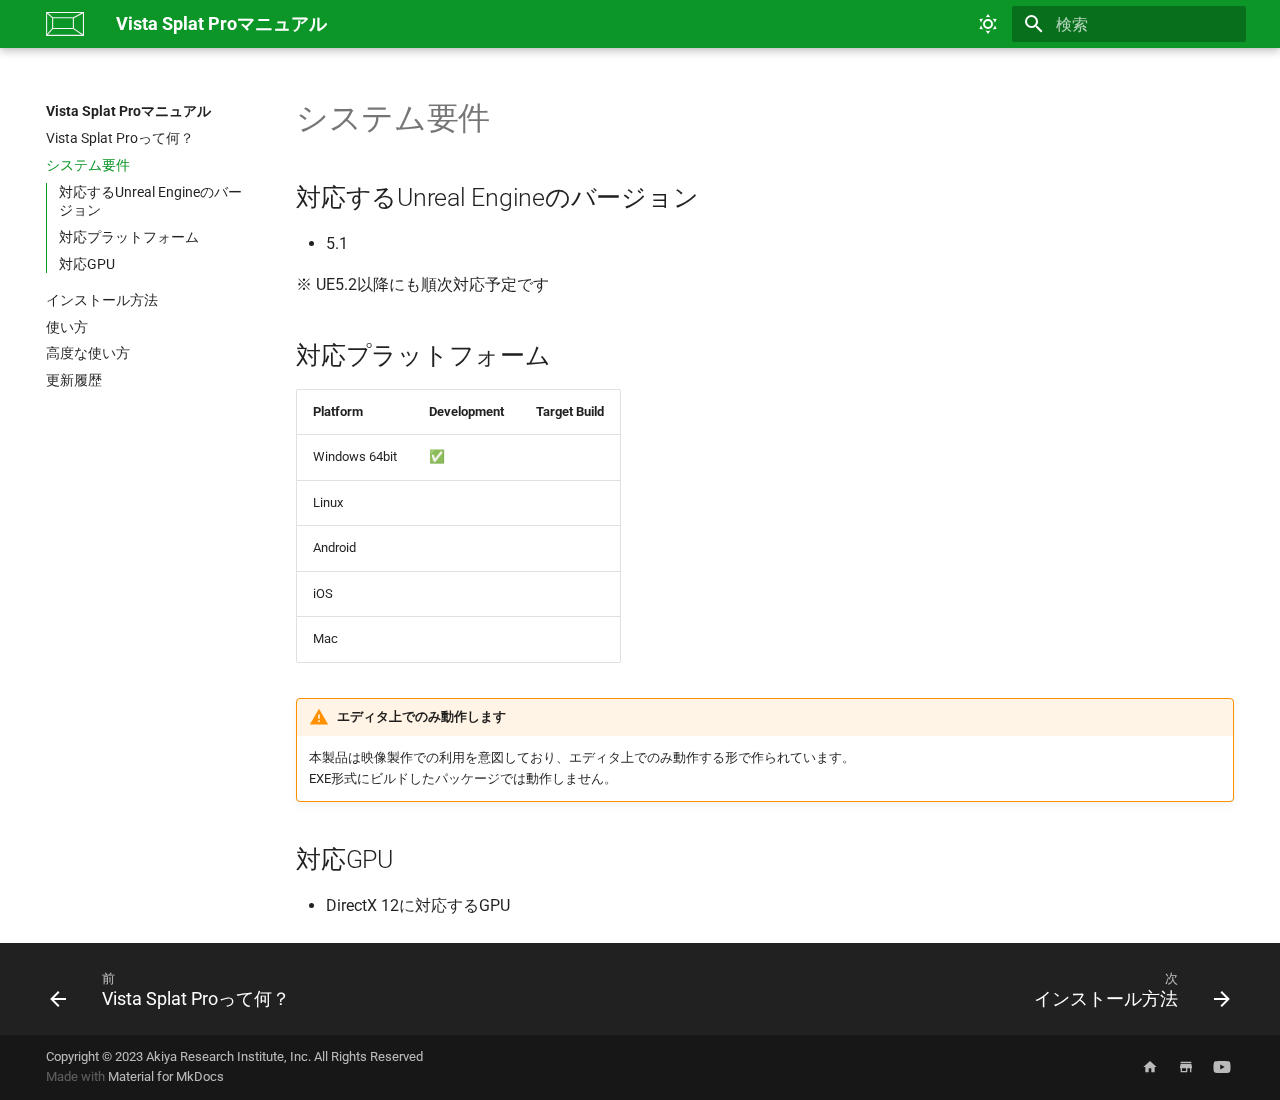
<file: docs/ja/system-requirement/index.html>
<!doctype html>
<html lang="ja" class="no-js">
  <head>
    
      <meta charset="utf-8">
      <meta name="viewport" content="width=device-width,initial-scale=1">
      
        <meta name="description" content="Official documentation of Vista Splat Pro for Unreal Engine.">
      
      
        <meta name="author" content="VIRTUAL LINE STUDIOS Corporation">
      
      
        <link rel="canonical" href="https://VIRTUAL-LINE-STUDIOS.github.io/VistaSplatPro-Manual/system-requirement/">
      
      <link rel="icon" href="../images/Icon128.png">
      <meta name="generator" content="mkdocs-1.4.3, mkdocs-material-8.5.10">
    
    
      
        <title>システム要件 - Vista Splat Proマニュアル</title>
      
    
    
      <link rel="stylesheet" href="../assets/stylesheets/main.975780f9.min.css">
      
        
        <link rel="stylesheet" href="../assets/stylesheets/palette.2505c338.min.css">
        
      
      

    
    
    
      
        
        
        <link rel="preconnect" href="https://fonts.gstatic.com" crossorigin>
        <link rel="stylesheet" href="https://fonts.googleapis.com/css?family=Roboto:300,300i,400,400i,700,700i%7CRoboto+Mono:400,400i,700,700i&display=fallback">
        <style>:root{--md-text-font:"Roboto";--md-code-font:"Roboto Mono"}</style>
      
    
    
      <link rel="stylesheet" href="../stylesheets/extra.css">
    
    <script>__md_scope=new URL("..",location),__md_hash=e=>[...e].reduce((e,_)=>(e<<5)-e+_.charCodeAt(0),0),__md_get=(e,_=localStorage,t=__md_scope)=>JSON.parse(_.getItem(t.pathname+"."+e)),__md_set=(e,_,t=localStorage,a=__md_scope)=>{try{t.setItem(a.pathname+"."+e,JSON.stringify(_))}catch(e){}}</script>
    
      

    
    
    
  </head>
  
  
    
    
      
    
    
    
    
    <body dir="ltr" data-md-color-scheme="default" data-md-color-primary="" data-md-color-accent="">
  
    
    
      <script>var palette=__md_get("__palette");if(palette&&"object"==typeof palette.color)for(var key of Object.keys(palette.color))document.body.setAttribute("data-md-color-"+key,palette.color[key])</script>
    
    <input class="md-toggle" data-md-toggle="drawer" type="checkbox" id="__drawer" autocomplete="off">
    <input class="md-toggle" data-md-toggle="search" type="checkbox" id="__search" autocomplete="off">
    <label class="md-overlay" for="__drawer"></label>
    <div data-md-component="skip">
      
        
        <a href="#_1" class="md-skip">
          コンテンツにスキップ
        </a>
      
    </div>
    <div data-md-component="announce">
      
    </div>
    
    
      

<header class="md-header" data-md-component="header">
  <nav class="md-header__inner md-grid" aria-label="ヘッダー">
    <a href=".." title="Vista Splat Proマニュアル" class="md-header__button md-logo" aria-label="Vista Splat Proマニュアル" data-md-component="logo">
      
  <img src="../images/vls_w.svg" alt="logo">

    </a>
    <label class="md-header__button md-icon" for="__drawer">
      <svg xmlns="http://www.w3.org/2000/svg" viewBox="0 0 24 24"><path d="M3 6h18v2H3V6m0 5h18v2H3v-2m0 5h18v2H3v-2Z"/></svg>
    </label>
    <div class="md-header__title" data-md-component="header-title">
      <div class="md-header__ellipsis">
        <div class="md-header__topic">
          <span class="md-ellipsis">
            Vista Splat Proマニュアル
          </span>
        </div>
        <div class="md-header__topic" data-md-component="header-topic">
          <span class="md-ellipsis">
            
              システム要件
            
          </span>
        </div>
      </div>
    </div>
    
      <form class="md-header__option" data-md-component="palette">
        
          
          
          
          <input class="md-option" data-md-color-media="" data-md-color-scheme="default" data-md-color-primary="" data-md-color-accent=""  aria-label="Switch to dark mode"  type="radio" name="__palette" id="__palette_1">
          
            <label class="md-header__button md-icon" title="Switch to dark mode" for="__palette_4" hidden>
              <svg xmlns="http://www.w3.org/2000/svg" viewBox="0 0 24 24"><path d="M12 7a5 5 0 0 1 5 5 5 5 0 0 1-5 5 5 5 0 0 1-5-5 5 5 0 0 1 5-5m0 2a3 3 0 0 0-3 3 3 3 0 0 0 3 3 3 3 0 0 0 3-3 3 3 0 0 0-3-3m0-7 2.39 3.42C13.65 5.15 12.84 5 12 5c-.84 0-1.65.15-2.39.42L12 2M3.34 7l4.16-.35A7.2 7.2 0 0 0 5.94 8.5c-.44.74-.69 1.5-.83 2.29L3.34 7m.02 10 1.76-3.77a7.131 7.131 0 0 0 2.38 4.14L3.36 17M20.65 7l-1.77 3.79a7.023 7.023 0 0 0-2.38-4.15l4.15.36m-.01 10-4.14.36c.59-.51 1.12-1.14 1.54-1.86.42-.73.69-1.5.83-2.29L20.64 17M12 22l-2.41-3.44c.74.27 1.55.44 2.41.44.82 0 1.63-.17 2.37-.44L12 22Z"/></svg>
            </label>
          
        
          
          
          
          <input class="md-option" data-md-color-media="" data-md-color-scheme="slate" data-md-color-primary="" data-md-color-accent=""  aria-label="Switch to light mode"  type="radio" name="__palette" id="__palette_2">
          
            <label class="md-header__button md-icon" title="Switch to light mode" for="__palette_1" hidden>
              <svg xmlns="http://www.w3.org/2000/svg" viewBox="0 0 24 24"><path d="m17.75 4.09-2.53 1.94.91 3.06-2.63-1.81-2.63 1.81.91-3.06-2.53-1.94L12.44 4l1.06-3 1.06 3 3.19.09m3.5 6.91-1.64 1.25.59 1.98-1.7-1.17-1.7 1.17.59-1.98L15.75 11l2.06-.05L18.5 9l.69 1.95 2.06.05m-2.28 4.95c.83-.08 1.72 1.1 1.19 1.85-.32.45-.66.87-1.08 1.27C15.17 23 8.84 23 4.94 19.07c-3.91-3.9-3.91-10.24 0-14.14.4-.4.82-.76 1.27-1.08.75-.53 1.93.36 1.85 1.19-.27 2.86.69 5.83 2.89 8.02a9.96 9.96 0 0 0 8.02 2.89m-1.64 2.02a12.08 12.08 0 0 1-7.8-3.47c-2.17-2.19-3.33-5-3.49-7.82-2.81 3.14-2.7 7.96.31 10.98 3.02 3.01 7.84 3.12 10.98.31Z"/></svg>
            </label>
          
        
          
          
          
          <input class="md-option" data-md-color-media="(prefers-color-scheme: light)" data-md-color-scheme="default" data-md-color-primary="" data-md-color-accent=""  aria-label="Switch to dark mode"  type="radio" name="__palette" id="__palette_3">
          
            <label class="md-header__button md-icon" title="Switch to dark mode" for="__palette_2" hidden>
              <svg xmlns="http://www.w3.org/2000/svg" viewBox="0 0 24 24"><path d="M12 7a5 5 0 0 1 5 5 5 5 0 0 1-5 5 5 5 0 0 1-5-5 5 5 0 0 1 5-5m0 2a3 3 0 0 0-3 3 3 3 0 0 0 3 3 3 3 0 0 0 3-3 3 3 0 0 0-3-3m0-7 2.39 3.42C13.65 5.15 12.84 5 12 5c-.84 0-1.65.15-2.39.42L12 2M3.34 7l4.16-.35A7.2 7.2 0 0 0 5.94 8.5c-.44.74-.69 1.5-.83 2.29L3.34 7m.02 10 1.76-3.77a7.131 7.131 0 0 0 2.38 4.14L3.36 17M20.65 7l-1.77 3.79a7.023 7.023 0 0 0-2.38-4.15l4.15.36m-.01 10-4.14.36c.59-.51 1.12-1.14 1.54-1.86.42-.73.69-1.5.83-2.29L20.64 17M12 22l-2.41-3.44c.74.27 1.55.44 2.41.44.82 0 1.63-.17 2.37-.44L12 22Z"/></svg>
            </label>
          
        
          
          
          
          <input class="md-option" data-md-color-media="(prefers-color-scheme: dark)" data-md-color-scheme="slate" data-md-color-primary="" data-md-color-accent=""  aria-label="Switch to light mode"  type="radio" name="__palette" id="__palette_4">
          
            <label class="md-header__button md-icon" title="Switch to light mode" for="__palette_3" hidden>
              <svg xmlns="http://www.w3.org/2000/svg" viewBox="0 0 24 24"><path d="m17.75 4.09-2.53 1.94.91 3.06-2.63-1.81-2.63 1.81.91-3.06-2.53-1.94L12.44 4l1.06-3 1.06 3 3.19.09m3.5 6.91-1.64 1.25.59 1.98-1.7-1.17-1.7 1.17.59-1.98L15.75 11l2.06-.05L18.5 9l.69 1.95 2.06.05m-2.28 4.95c.83-.08 1.72 1.1 1.19 1.85-.32.45-.66.87-1.08 1.27C15.17 23 8.84 23 4.94 19.07c-3.91-3.9-3.91-10.24 0-14.14.4-.4.82-.76 1.27-1.08.75-.53 1.93.36 1.85 1.19-.27 2.86.69 5.83 2.89 8.02a9.96 9.96 0 0 0 8.02 2.89m-1.64 2.02a12.08 12.08 0 0 1-7.8-3.47c-2.17-2.19-3.33-5-3.49-7.82-2.81 3.14-2.7 7.96.31 10.98 3.02 3.01 7.84 3.12 10.98.31Z"/></svg>
            </label>
          
        
      </form>
    
    
    
      <label class="md-header__button md-icon" for="__search">
        <svg xmlns="http://www.w3.org/2000/svg" viewBox="0 0 24 24"><path d="M9.5 3A6.5 6.5 0 0 1 16 9.5c0 1.61-.59 3.09-1.56 4.23l.27.27h.79l5 5-1.5 1.5-5-5v-.79l-.27-.27A6.516 6.516 0 0 1 9.5 16 6.5 6.5 0 0 1 3 9.5 6.5 6.5 0 0 1 9.5 3m0 2C7 5 5 7 5 9.5S7 14 9.5 14 14 12 14 9.5 12 5 9.5 5Z"/></svg>
      </label>
      <div class="md-search" data-md-component="search" role="dialog">
  <label class="md-search__overlay" for="__search"></label>
  <div class="md-search__inner" role="search">
    <form class="md-search__form" name="search">
      <input type="text" class="md-search__input" name="query" aria-label="検索" placeholder="検索" autocapitalize="off" autocorrect="off" autocomplete="off" spellcheck="false" data-md-component="search-query" required>
      <label class="md-search__icon md-icon" for="__search">
        <svg xmlns="http://www.w3.org/2000/svg" viewBox="0 0 24 24"><path d="M9.5 3A6.5 6.5 0 0 1 16 9.5c0 1.61-.59 3.09-1.56 4.23l.27.27h.79l5 5-1.5 1.5-5-5v-.79l-.27-.27A6.516 6.516 0 0 1 9.5 16 6.5 6.5 0 0 1 3 9.5 6.5 6.5 0 0 1 9.5 3m0 2C7 5 5 7 5 9.5S7 14 9.5 14 14 12 14 9.5 12 5 9.5 5Z"/></svg>
        <svg xmlns="http://www.w3.org/2000/svg" viewBox="0 0 24 24"><path d="M20 11v2H8l5.5 5.5-1.42 1.42L4.16 12l7.92-7.92L13.5 5.5 8 11h12Z"/></svg>
      </label>
      <nav class="md-search__options" aria-label="Search">
        
          <a href="javascript:void(0)" class="md-search__icon md-icon" title="Share" aria-label="Share" data-clipboard data-clipboard-text="" data-md-component="search-share" tabindex="-1">
            <svg xmlns="http://www.w3.org/2000/svg" viewBox="0 0 24 24"><path d="M18 16.08c-.76 0-1.44.3-1.96.77L8.91 12.7c.05-.23.09-.46.09-.7 0-.24-.04-.47-.09-.7l7.05-4.11c.54.5 1.25.81 2.04.81a3 3 0 0 0 3-3 3 3 0 0 0-3-3 3 3 0 0 0-3 3c0 .24.04.47.09.7L8.04 9.81C7.5 9.31 6.79 9 6 9a3 3 0 0 0-3 3 3 3 0 0 0 3 3c.79 0 1.5-.31 2.04-.81l7.12 4.15c-.05.21-.08.43-.08.66 0 1.61 1.31 2.91 2.92 2.91 1.61 0 2.92-1.3 2.92-2.91A2.92 2.92 0 0 0 18 16.08Z"/></svg>
          </a>
        
        <button type="reset" class="md-search__icon md-icon" title="クリア" aria-label="クリア" tabindex="-1">
          <svg xmlns="http://www.w3.org/2000/svg" viewBox="0 0 24 24"><path d="M19 6.41 17.59 5 12 10.59 6.41 5 5 6.41 10.59 12 5 17.59 6.41 19 12 13.41 17.59 19 19 17.59 13.41 12 19 6.41Z"/></svg>
        </button>
      </nav>
      
        <div class="md-search__suggest" data-md-component="search-suggest"></div>
      
    </form>
    <div class="md-search__output">
      <div class="md-search__scrollwrap" data-md-scrollfix>
        <div class="md-search-result" data-md-component="search-result">
          <div class="md-search-result__meta">
            検索を初期化
          </div>
          <ol class="md-search-result__list"></ol>
        </div>
      </div>
    </div>
  </div>
</div>
    
    
  </nav>
  
</header>
    
    <div class="md-container" data-md-component="container">
      
      
        
          
        
      
      <main class="md-main" data-md-component="main">
        <div class="md-main__inner md-grid">
          
            
              
              <div class="md-sidebar md-sidebar--primary" data-md-component="sidebar" data-md-type="navigation" >
                <div class="md-sidebar__scrollwrap">
                  <div class="md-sidebar__inner">
                    


  

<nav class="md-nav md-nav--primary md-nav--integrated" aria-label="ナビゲーション" data-md-level="0">
  <label class="md-nav__title" for="__drawer">
    <a href=".." title="Vista Splat Proマニュアル" class="md-nav__button md-logo" aria-label="Vista Splat Proマニュアル" data-md-component="logo">
      
  <img src="../images/vls_w.svg" alt="logo">

    </a>
    Vista Splat Proマニュアル
  </label>
  
  <ul class="md-nav__list" data-md-scrollfix>
    
      
      
      

  
  
  
    <li class="md-nav__item">
      <a href=".." class="md-nav__link">
        Vista Splat Proって何？
      </a>
    </li>
  

    
      
      
      

  
  
    
  
  
    <li class="md-nav__item md-nav__item--active">
      
      <input class="md-nav__toggle md-toggle" data-md-toggle="toc" type="checkbox" id="__toc">
      
      
        
      
      
        <label class="md-nav__link md-nav__link--active" for="__toc">
          システム要件
          <span class="md-nav__icon md-icon"></span>
        </label>
      
      <a href="./" class="md-nav__link md-nav__link--active">
        システム要件
      </a>
      
        

<nav class="md-nav md-nav--secondary" aria-label="目次">
  
  
  
    
  
  
    <label class="md-nav__title" for="__toc">
      <span class="md-nav__icon md-icon"></span>
      目次
    </label>
    <ul class="md-nav__list" data-md-component="toc" data-md-scrollfix>
      
        <li class="md-nav__item">
  <a href="#unreal-engine" class="md-nav__link">
    対応するUnreal Engineのバージョン
  </a>
  
</li>
      
        <li class="md-nav__item">
  <a href="#_2" class="md-nav__link">
    対応プラットフォーム
  </a>
  
</li>
      
        <li class="md-nav__item">
  <a href="#gpu" class="md-nav__link">
    対応GPU
  </a>
  
</li>
      
    </ul>
  
</nav>
      
    </li>
  

    
      
      
      

  
  
  
    <li class="md-nav__item">
      <a href="../install/" class="md-nav__link">
        インストール方法
      </a>
    </li>
  

    
      
      
      

  
  
  
    <li class="md-nav__item">
      <a href="../how-to-basic/" class="md-nav__link">
        使い方
      </a>
    </li>
  

    
      
      
      

  
  
  
    <li class="md-nav__item">
      <a href="../how-to-advanced/" class="md-nav__link">
        高度な使い方
      </a>
    </li>
  

    
      
      
      

  
  
  
    <li class="md-nav__item">
      <a href="../changelog/" class="md-nav__link">
        更新履歴
      </a>
    </li>
  

    
  </ul>
</nav>
                  </div>
                </div>
              </div>
            
            
          
          
            <div class="md-content" data-md-component="content">
              <article class="md-content__inner md-typeset">
                
                  


<h1 id="_1">システム要件</h1>
<h2 id="unreal-engine">対応するUnreal Engineのバージョン</h2>
<ul>
<li>5.1</li>
</ul>
<!-- - 5.2
- 5.3 -->

<p>※ UE5.2以降にも順次対応予定です</p>
<h2 id="_2">対応プラットフォーム</h2>
<table>
<thead>
<tr>
<th>Platform</th>
<th>Development</th>
<th>Target Build</th>
</tr>
</thead>
<tbody>
<tr>
<td>Windows 64bit</td>
<td>✅</td>
<td></td>
</tr>
<tr>
<td>Linux</td>
<td></td>
<td></td>
</tr>
<tr>
<td>Android</td>
<td></td>
<td></td>
</tr>
<tr>
<td>iOS</td>
<td></td>
<td></td>
</tr>
<tr>
<td>Mac</td>
<td></td>
<td></td>
</tr>
</tbody>
</table>
<div class="admonition warning">
<p class="admonition-title">エディタ上でのみ動作します</p>
<p>本製品は映像製作での利用を意図しており、エディタ上でのみ動作する形で作られています。<br />
EXE形式にビルドしたパッケージでは動作しません。</p>
</div>
<h2 id="gpu">対応GPU</h2>
<ul>
<li>DirectX 12に対応するGPU</li>
</ul>





                
              </article>
            </div>
          
          
        </div>
        
      </main>
      
        <footer class="md-footer">
  
    
    <nav class="md-footer__inner md-grid" aria-label="フッター" >
      
        
        <a href=".." class="md-footer__link md-footer__link--prev" aria-label="前: Vista Splat Proって何？" rel="prev">
          <div class="md-footer__button md-icon">
            <svg xmlns="http://www.w3.org/2000/svg" viewBox="0 0 24 24"><path d="M20 11v2H8l5.5 5.5-1.42 1.42L4.16 12l7.92-7.92L13.5 5.5 8 11h12Z"/></svg>
          </div>
          <div class="md-footer__title">
            <div class="md-ellipsis">
              <span class="md-footer__direction">
                前
              </span>
              Vista Splat Proって何？
            </div>
          </div>
        </a>
      
      
        
        <a href="../install/" class="md-footer__link md-footer__link--next" aria-label="次: インストール方法" rel="next">
          <div class="md-footer__title">
            <div class="md-ellipsis">
              <span class="md-footer__direction">
                次
              </span>
              インストール方法
            </div>
          </div>
          <div class="md-footer__button md-icon">
            <svg xmlns="http://www.w3.org/2000/svg" viewBox="0 0 24 24"><path d="M4 11v2h12l-5.5 5.5 1.42 1.42L19.84 12l-7.92-7.92L10.5 5.5 16 11H4Z"/></svg>
          </div>
        </a>
      
    </nav>
  
  <div class="md-footer-meta md-typeset">
    <div class="md-footer-meta__inner md-grid">
      <div class="md-copyright">
  
    <div class="md-copyright__highlight">
      Copyright &copy; 2023 Akiya Research Institute, Inc. All Rights Reserved
    </div>
  
  
    Made with
    <a href="https://squidfunk.github.io/mkdocs-material/" target="_blank" rel="noopener">
      Material for MkDocs
    </a>
  
</div>
      
        <div class="md-social">
  
    
    
      
      
    
    <a href="https://vls.co.jp/" target="_blank" rel="noopener" title="vls.co.jp" class="md-social__link">
      <svg xmlns="http://www.w3.org/2000/svg" viewBox="0 0 24 24"><path d="M10 20v-6h4v6h5v-8h3L12 3 2 12h3v8h5Z"/></svg>
    </a>
  
    
    
      
      
    
    <a href="https://vls.booth.pm/" target="_blank" rel="noopener" title="vls.booth.pm" class="md-social__link">
      <svg xmlns="http://www.w3.org/2000/svg" viewBox="0 0 24 24"><path d="M12 18H6v-4h6m9 0v-2l-1-5H4l-1 5v2h1v6h10v-6h4v6h2v-6m0-10H4v2h16V4Z"/></svg>
    </a>
  
    
    
      
      
    
    <a href="https://www.youtube.com/channel/UCNH-Ipb9fgR5-OkAcTrblQg" target="_blank" rel="noopener" title="www.youtube.com" class="md-social__link">
      <svg xmlns="http://www.w3.org/2000/svg" viewBox="0 0 576 512"><!--! Font Awesome Free 6.2.1 by @fontawesome - https://fontawesome.com License - https://fontawesome.com/license/free (Icons: CC BY 4.0, Fonts: SIL OFL 1.1, Code: MIT License) Copyright 2022 Fonticons, Inc.--><path d="M549.655 124.083c-6.281-23.65-24.787-42.276-48.284-48.597C458.781 64 288 64 288 64S117.22 64 74.629 75.486c-23.497 6.322-42.003 24.947-48.284 48.597-11.412 42.867-11.412 132.305-11.412 132.305s0 89.438 11.412 132.305c6.281 23.65 24.787 41.5 48.284 47.821C117.22 448 288 448 288 448s170.78 0 213.371-11.486c23.497-6.321 42.003-24.171 48.284-47.821 11.412-42.867 11.412-132.305 11.412-132.305s0-89.438-11.412-132.305zm-317.51 213.508V175.185l142.739 81.205-142.739 81.201z"/></svg>
    </a>
  
</div>
      
    </div>
  </div>
</footer>
      
    </div>
    <div class="md-dialog" data-md-component="dialog">
      <div class="md-dialog__inner md-typeset"></div>
    </div>
    
    <script id="__config" type="application/json">{"base": "..", "features": ["navigation.instant", "navigation.tracking", "navigation.sections", "toc.integrate", "search.suggest", "search.highlight", "search.share", "header.autohide"], "search": "../assets/javascripts/workers/search.16e2a7d4.min.js", "translations": {"clipboard.copied": "\u30b3\u30d4\u30fc\u3057\u307e\u3057\u305f", "clipboard.copy": "\u30af\u30ea\u30c3\u30d7\u30dc\u30fc\u30c9\u3078\u30b3\u30d4\u30fc", "search.config.lang": "ja", "search.config.pipeline": "trimmer, stemmer", "search.config.separator": "[\\s\\-\u3000\u3001\u3002\uff0c\uff0e]+", "search.placeholder": "\u691c\u7d22", "search.result.more.one": "\u3053\u306e\u30da\u30fc\u30b8\u5185\u306b\u3082\u30461\u4ef6\u898b\u3064\u304b\u308a\u307e\u3057\u305f", "search.result.more.other": "\u3053\u306e\u30da\u30fc\u30b8\u5185\u306b\u3042\u3068#\u4ef6\u898b\u3064\u304b\u308a\u307e\u3057\u305f", "search.result.none": "\u4f55\u3082\u898b\u3064\u304b\u308a\u307e\u305b\u3093\u3067\u3057\u305f", "search.result.one": "1\u4ef6\u898b\u3064\u304b\u308a\u307e\u3057\u305f", "search.result.other": "#\u4ef6\u898b\u3064\u304b\u308a\u307e\u3057\u305f", "search.result.placeholder": "\u691c\u7d22\u30ad\u30fc\u30ef\u30fc\u30c9\u3092\u5165\u529b\u3057\u3066\u304f\u3060\u3055\u3044", "search.result.term.missing": "\u691c\u7d22\u306b\u542b\u307e\u308c\u306a\u3044", "select.version.title": "Select version"}}</script>
    
    
      <script src="../assets/javascripts/bundle.5a2dcb6a.min.js"></script>
      
    
    
  </body>
</html>
</file>
<file: docs/ja/stylesheets/extra.css>
:root {
    --md-primary-fg-color:        #0b9627;
    --md-primary-fg-color--light: rgb(115, 141, 120);
    --md-primary-fg-color--dark:  #021a07;
}
[data-md-color-scheme="slate"] {
    --md-hue: 345; 
}
</file>
<file: docs/ja/assets/stylesheets/main.975780f9.min.css>
@charset "UTF-8";html{-webkit-text-size-adjust:none;-moz-text-size-adjust:none;text-size-adjust:none;box-sizing:border-box}*,:after,:before{box-sizing:inherit}@media (prefers-reduced-motion){*,:after,:before{transition:none!important}}body{margin:0}a,button,input,label{-webkit-tap-highlight-color:transparent}a{color:inherit;text-decoration:none}hr{border:0;box-sizing:initial;display:block;height:.05rem;overflow:visible;padding:0}small{font-size:80%}sub,sup{line-height:1em}img{border-style:none}table{border-collapse:initial;border-spacing:0}td,th{font-weight:400;vertical-align:top}button{background:#0000;border:0;font-family:inherit;font-size:inherit;margin:0;padding:0}input{border:0;outline:none}:root{--md-primary-fg-color:#4051b5;--md-primary-fg-color--light:#5d6cc0;--md-primary-fg-color--dark:#303fa1;--md-primary-bg-color:#fff;--md-primary-bg-color--light:#ffffffb3;--md-accent-fg-color:#526cfe;--md-accent-fg-color--transparent:#526cfe1a;--md-accent-bg-color:#fff;--md-accent-bg-color--light:#ffffffb3}:root,[data-md-color-scheme=default]{--md-default-fg-color:#000000de;--md-default-fg-color--light:#0000008a;--md-default-fg-color--lighter:#00000052;--md-default-fg-color--lightest:#00000012;--md-default-bg-color:#fff;--md-default-bg-color--light:#ffffffb3;--md-default-bg-color--lighter:#ffffff4d;--md-default-bg-color--lightest:#ffffff1f;--md-code-fg-color:#36464e;--md-code-bg-color:#f5f5f5;--md-code-hl-color:#ffff0080;--md-code-hl-number-color:#d52a2a;--md-code-hl-special-color:#db1457;--md-code-hl-function-color:#a846b9;--md-code-hl-constant-color:#6e59d9;--md-code-hl-keyword-color:#3f6ec6;--md-code-hl-string-color:#1c7d4d;--md-code-hl-name-color:var(--md-code-fg-color);--md-code-hl-operator-color:var(--md-default-fg-color--light);--md-code-hl-punctuation-color:var(--md-default-fg-color--light);--md-code-hl-comment-color:var(--md-default-fg-color--light);--md-code-hl-generic-color:var(--md-default-fg-color--light);--md-code-hl-variable-color:var(--md-default-fg-color--light);--md-typeset-color:var(--md-default-fg-color);--md-typeset-a-color:var(--md-primary-fg-color);--md-typeset-mark-color:#ffff0080;--md-typeset-del-color:#f5503d26;--md-typeset-ins-color:#0bd57026;--md-typeset-kbd-color:#fafafa;--md-typeset-kbd-accent-color:#fff;--md-typeset-kbd-border-color:#b8b8b8;--md-typeset-table-color:#0000001f;--md-admonition-fg-color:var(--md-default-fg-color);--md-admonition-bg-color:var(--md-default-bg-color);--md-footer-fg-color:#fff;--md-footer-fg-color--light:#ffffffb3;--md-footer-fg-color--lighter:#ffffff4d;--md-footer-bg-color:#000000de;--md-footer-bg-color--dark:#00000052;--md-shadow-z1:0 0.2rem 0.5rem #0000000d,0 0 0.05rem #0000001a;--md-shadow-z2:0 0.2rem 0.5rem #0000001a,0 0 0.05rem #00000040;--md-shadow-z3:0 0.2rem 0.5rem #0003,0 0 0.05rem #00000059}.md-icon svg{fill:currentcolor;display:block;height:1.2rem;width:1.2rem}body{-webkit-font-smoothing:antialiased;-moz-osx-font-smoothing:grayscale;--md-text-font-family:var(--md-text-font,_),-apple-system,BlinkMacSystemFont,Helvetica,Arial,sans-serif;--md-code-font-family:var(--md-code-font,_),SFMono-Regular,Consolas,Menlo,monospace}body,input{font-feature-settings:"kern","liga";font-family:var(--md-text-font-family)}body,code,input,kbd,pre{color:var(--md-typeset-color)}code,kbd,pre{font-feature-settings:"kern";font-family:var(--md-code-font-family)}:root{--md-typeset-table-sort-icon:url('data:image/svg+xml;charset=utf-8,<svg xmlns="http://www.w3.org/2000/svg" viewBox="0 0 24 24"><path d="m18 21-4-4h3V7h-3l4-4 4 4h-3v10h3M2 19v-2h10v2M2 13v-2h7v2M2 7V5h4v2H2Z"/></svg>');--md-typeset-table-sort-icon--asc:url('data:image/svg+xml;charset=utf-8,<svg xmlns="http://www.w3.org/2000/svg" viewBox="0 0 24 24"><path d="M19 17h3l-4 4-4-4h3V3h2M2 17h10v2H2M6 5v2H2V5m0 6h7v2H2v-2Z"/></svg>');--md-typeset-table-sort-icon--desc:url('data:image/svg+xml;charset=utf-8,<svg xmlns="http://www.w3.org/2000/svg" viewBox="0 0 24 24"><path d="M19 7h3l-4-4-4 4h3v14h2M2 17h10v2H2M6 5v2H2V5m0 6h7v2H2v-2Z"/></svg>')}.md-typeset{-webkit-print-color-adjust:exact;color-adjust:exact;font-size:.8rem;line-height:1.6}@media print{.md-typeset{font-size:.68rem}}.md-typeset blockquote,.md-typeset dl,.md-typeset figure,.md-typeset ol,.md-typeset pre,.md-typeset ul{margin-bottom:1em;margin-top:1em}.md-typeset h1{color:var(--md-default-fg-color--light);font-size:2em;line-height:1.3;margin:0 0 1.25em}.md-typeset h1,.md-typeset h2{font-weight:300;letter-spacing:-.01em}.md-typeset h2{font-size:1.5625em;line-height:1.4;margin:1.6em 0 .64em}.md-typeset h3{font-size:1.25em;font-weight:400;letter-spacing:-.01em;line-height:1.5;margin:1.6em 0 .8em}.md-typeset h2+h3{margin-top:.8em}.md-typeset h4{font-weight:700;letter-spacing:-.01em;margin:1em 0}.md-typeset h5,.md-typeset h6{color:var(--md-default-fg-color--light);font-size:.8em;font-weight:700;letter-spacing:-.01em;margin:1.25em 0}.md-typeset h5{text-transform:uppercase}.md-typeset hr{border-bottom:.05rem solid var(--md-default-fg-color--lightest);display:flow-root;margin:1.5em 0}.md-typeset a{color:var(--md-typeset-a-color);word-break:break-word}.md-typeset a,.md-typeset a:before{transition:color 125ms}.md-typeset a:focus,.md-typeset a:hover{color:var(--md-accent-fg-color)}.md-typeset a:focus code,.md-typeset a:hover code{background-color:var(--md-accent-fg-color--transparent)}.md-typeset a code{color:currentcolor;transition:background-color 125ms}.md-typeset a.focus-visible{outline-color:var(--md-accent-fg-color);outline-offset:.2rem}.md-typeset code,.md-typeset kbd,.md-typeset pre{color:var(--md-code-fg-color);direction:ltr;font-variant-ligatures:none}@media print{.md-typeset code,.md-typeset kbd,.md-typeset pre{white-space:pre-wrap}}.md-typeset code{background-color:var(--md-code-bg-color);border-radius:.1rem;-webkit-box-decoration-break:clone;box-decoration-break:clone;font-size:.85em;padding:0 .2941176471em;word-break:break-word}.md-typeset code:not(.focus-visible){-webkit-tap-highlight-color:transparent;outline:none}.md-typeset pre{display:flow-root;line-height:1.4;position:relative}.md-typeset pre>code{-webkit-box-decoration-break:slice;box-decoration-break:slice;box-shadow:none;display:block;margin:0;outline-color:var(--md-accent-fg-color);overflow:auto;padding:.7720588235em 1.1764705882em;scrollbar-color:var(--md-default-fg-color--lighter) #0000;scrollbar-width:thin;touch-action:auto;word-break:normal}.md-typeset pre>code:hover{scrollbar-color:var(--md-accent-fg-color) #0000}.md-typeset pre>code::-webkit-scrollbar{height:.2rem;width:.2rem}.md-typeset pre>code::-webkit-scrollbar-thumb{background-color:var(--md-default-fg-color--lighter)}.md-typeset pre>code::-webkit-scrollbar-thumb:hover{background-color:var(--md-accent-fg-color)}.md-typeset kbd{background-color:var(--md-typeset-kbd-color);border-radius:.1rem;box-shadow:0 .1rem 0 .05rem var(--md-typeset-kbd-border-color),0 .1rem 0 var(--md-typeset-kbd-border-color),0 -.1rem .2rem var(--md-typeset-kbd-accent-color) inset;color:var(--md-default-fg-color);display:inline-block;font-size:.75em;padding:0 .6666666667em;vertical-align:text-top;word-break:break-word}.md-typeset mark{background-color:var(--md-typeset-mark-color);-webkit-box-decoration-break:clone;box-decoration-break:clone;color:inherit;word-break:break-word}.md-typeset abbr{border-bottom:.05rem dotted var(--md-default-fg-color--light);cursor:help;text-decoration:none}@media (hover:none){.md-typeset abbr{position:relative}.md-typeset abbr[title]:-webkit-any(:focus,:hover):after{background-color:var(--md-default-fg-color);border-radius:.1rem;box-shadow:var(--md-shadow-z3);color:var(--md-default-bg-color);content:attr(title);display:inline-block;font-size:.7rem;margin-top:2em;max-width:80%;min-width:-webkit-max-content;min-width:max-content;padding:.2rem .3rem;position:absolute;width:auto}.md-typeset abbr[title]:-moz-any(:focus,:hover):after{background-color:var(--md-default-fg-color);border-radius:.1rem;box-shadow:var(--md-shadow-z3);color:var(--md-default-bg-color);content:attr(title);display:inline-block;font-size:.7rem;margin-top:2em;max-width:80%;min-width:-moz-max-content;min-width:max-content;padding:.2rem .3rem;position:absolute;width:auto}[dir=ltr] .md-typeset abbr[title]:-webkit-any(:focus,:hover):after{left:0}[dir=ltr] .md-typeset abbr[title]:-moz-any(:focus,:hover):after{left:0}[dir=ltr] .md-typeset abbr[title]:is(:focus,:hover):after{left:0}[dir=rtl] .md-typeset abbr[title]:-webkit-any(:focus,:hover):after{right:0}[dir=rtl] .md-typeset abbr[title]:-moz-any(:focus,:hover):after{right:0}[dir=rtl] .md-typeset abbr[title]:is(:focus,:hover):after{right:0}.md-typeset abbr[title]:is(:focus,:hover):after{background-color:var(--md-default-fg-color);border-radius:.1rem;box-shadow:var(--md-shadow-z3);color:var(--md-default-bg-color);content:attr(title);display:inline-block;font-size:.7rem;margin-top:2em;max-width:80%;min-width:-webkit-max-content;min-width:-moz-max-content;min-width:max-content;padding:.2rem .3rem;position:absolute;width:auto}}.md-typeset small{opacity:.75}[dir=ltr] .md-typeset sub,[dir=ltr] .md-typeset sup{margin-left:.078125em}[dir=rtl] .md-typeset sub,[dir=rtl] .md-typeset sup{margin-right:.078125em}[dir=ltr] .md-typeset blockquote{padding-left:.6rem}[dir=rtl] .md-typeset blockquote{padding-right:.6rem}[dir=ltr] .md-typeset blockquote{border-left:.2rem solid var(--md-default-fg-color--lighter)}[dir=rtl] .md-typeset blockquote{border-right:.2rem solid var(--md-default-fg-color--lighter)}.md-typeset blockquote{color:var(--md-default-fg-color--light);margin-left:0;margin-right:0}.md-typeset ul{list-style-type:disc}[dir=ltr] .md-typeset ol,[dir=ltr] .md-typeset ul{margin-left:.625em}[dir=rtl] .md-typeset ol,[dir=rtl] .md-typeset ul{margin-right:.625em}.md-typeset ol,.md-typeset ul{padding:0}.md-typeset ol:not([hidden]),.md-typeset ul:not([hidden]){display:flow-root}.md-typeset ol ol,.md-typeset ul ol{list-style-type:lower-alpha}.md-typeset ol ol ol,.md-typeset ul ol ol{list-style-type:lower-roman}[dir=ltr] .md-typeset ol li,[dir=ltr] .md-typeset ul li{margin-left:1.25em}[dir=rtl] .md-typeset ol li,[dir=rtl] .md-typeset ul li{margin-right:1.25em}.md-typeset ol li,.md-typeset ul li{margin-bottom:.5em}.md-typeset ol li blockquote,.md-typeset ol li p,.md-typeset ul li blockquote,.md-typeset ul li p{margin:.5em 0}.md-typeset ol li:last-child,.md-typeset ul li:last-child{margin-bottom:0}.md-typeset ol li :-webkit-any(ul,ol),.md-typeset ul li :-webkit-any(ul,ol){margin-bottom:.5em;margin-top:.5em}.md-typeset ol li :-moz-any(ul,ol),.md-typeset ul li :-moz-any(ul,ol){margin-bottom:.5em;margin-top:.5em}[dir=ltr] .md-typeset ol li :-webkit-any(ul,ol),[dir=ltr] .md-typeset ul li :-webkit-any(ul,ol){margin-left:.625em}[dir=ltr] .md-typeset ol li :-moz-any(ul,ol),[dir=ltr] .md-typeset ul li :-moz-any(ul,ol){margin-left:.625em}[dir=ltr] .md-typeset ol li :is(ul,ol),[dir=ltr] .md-typeset ul li :is(ul,ol){margin-left:.625em}[dir=rtl] .md-typeset ol li :-webkit-any(ul,ol),[dir=rtl] .md-typeset ul li :-webkit-any(ul,ol){margin-right:.625em}[dir=rtl] .md-typeset ol li :-moz-any(ul,ol),[dir=rtl] .md-typeset ul li :-moz-any(ul,ol){margin-right:.625em}[dir=rtl] .md-typeset ol li :is(ul,ol),[dir=rtl] .md-typeset ul li :is(ul,ol){margin-right:.625em}.md-typeset ol li :is(ul,ol),.md-typeset ul li :is(ul,ol){margin-bottom:.5em;margin-top:.5em}[dir=ltr] .md-typeset dd{margin-left:1.875em}[dir=rtl] .md-typeset dd{margin-right:1.875em}.md-typeset dd{margin-bottom:1.5em;margin-top:1em}.md-typeset img,.md-typeset svg,.md-typeset video{height:auto;max-width:100%}.md-typeset img[align=left]{margin:1em 1em 1em 0}.md-typeset img[align=right]{margin:1em 0 1em 1em}.md-typeset img[align]:only-child{margin-top:0}.md-typeset img[src$="#gh-dark-mode-only"],.md-typeset img[src$="#only-dark"]{display:none}.md-typeset figure{display:flow-root;margin:1em auto;max-width:100%;text-align:center;width:-webkit-fit-content;width:-moz-fit-content;width:fit-content}.md-typeset figure img{display:block}.md-typeset figcaption{font-style:italic;margin:1em auto;max-width:24rem}.md-typeset iframe{max-width:100%}.md-typeset table:not([class]){background-color:var(--md-default-bg-color);border:.05rem solid var(--md-typeset-table-color);border-radius:.1rem;display:inline-block;font-size:.64rem;max-width:100%;overflow:auto;touch-action:auto}@media print{.md-typeset table:not([class]){display:table}}.md-typeset table:not([class])+*{margin-top:1.5em}.md-typeset table:not([class]) :-webkit-any(th,td)>:first-child{margin-top:0}.md-typeset table:not([class]) :-moz-any(th,td)>:first-child{margin-top:0}.md-typeset table:not([class]) :is(th,td)>:first-child{margin-top:0}.md-typeset table:not([class]) :-webkit-any(th,td)>:last-child{margin-bottom:0}.md-typeset table:not([class]) :-moz-any(th,td)>:last-child{margin-bottom:0}.md-typeset table:not([class]) :is(th,td)>:last-child{margin-bottom:0}.md-typeset table:not([class]) :-webkit-any(th,td):not([align]){text-align:left}.md-typeset table:not([class]) :-moz-any(th,td):not([align]){text-align:left}.md-typeset table:not([class]) :is(th,td):not([align]){text-align:left}[dir=rtl] .md-typeset table:not([class]) :-webkit-any(th,td):not([align]){text-align:right}[dir=rtl] .md-typeset table:not([class]) :-moz-any(th,td):not([align]){text-align:right}[dir=rtl] .md-typeset table:not([class]) :is(th,td):not([align]){text-align:right}.md-typeset table:not([class]) th{font-weight:700;min-width:5rem;padding:.9375em 1.25em;vertical-align:top}.md-typeset table:not([class]) td{border-top:.05rem solid var(--md-typeset-table-color);padding:.9375em 1.25em;vertical-align:top}.md-typeset table:not([class]) tbody tr{transition:background-color 125ms}.md-typeset table:not([class]) tbody tr:hover{background-color:rgba(0,0,0,.035);box-shadow:0 .05rem 0 var(--md-default-bg-color) inset}.md-typeset table:not([class]) a{word-break:normal}.md-typeset table th[role=columnheader]{cursor:pointer}[dir=ltr] .md-typeset table th[role=columnheader]:after{margin-left:.5em}[dir=rtl] .md-typeset table th[role=columnheader]:after{margin-right:.5em}.md-typeset table th[role=columnheader]:after{content:"";display:inline-block;height:1.2em;-webkit-mask-image:var(--md-typeset-table-sort-icon);mask-image:var(--md-typeset-table-sort-icon);-webkit-mask-repeat:no-repeat;mask-repeat:no-repeat;-webkit-mask-size:contain;mask-size:contain;transition:background-color 125ms;vertical-align:text-bottom;width:1.2em}.md-typeset table th[role=columnheader]:hover:after{background-color:var(--md-default-fg-color--lighter)}.md-typeset table th[role=columnheader][aria-sort=ascending]:after{background-color:var(--md-default-fg-color--light);-webkit-mask-image:var(--md-typeset-table-sort-icon--asc);mask-image:var(--md-typeset-table-sort-icon--asc)}.md-typeset table th[role=columnheader][aria-sort=descending]:after{background-color:var(--md-default-fg-color--light);-webkit-mask-image:var(--md-typeset-table-sort-icon--desc);mask-image:var(--md-typeset-table-sort-icon--desc)}.md-typeset__scrollwrap{margin:1em -.8rem;overflow-x:auto;touch-action:auto}.md-typeset__table{display:inline-block;margin-bottom:.5em;padding:0 .8rem}@media print{.md-typeset__table{display:block}}html .md-typeset__table table{display:table;margin:0;overflow:hidden;width:100%}@media screen and (max-width:44.9375em){.md-content__inner>pre{margin:1em -.8rem}.md-content__inner>pre code{border-radius:0}}.md-banner{background-color:var(--md-footer-bg-color);color:var(--md-footer-fg-color);overflow:auto}@media print{.md-banner{display:none}}.md-banner--warning{background:var(--md-typeset-mark-color);color:var(--md-default-fg-color)}.md-banner__inner{font-size:.7rem;margin:.6rem auto;padding:0 .8rem}[dir=ltr] .md-banner__button{float:right}[dir=rtl] .md-banner__button{float:left}.md-banner__button{color:inherit;cursor:pointer;transition:opacity .25s}.md-banner__button:hover{opacity:.7}html{font-size:125%;height:100%;overflow-x:hidden}@media screen and (min-width:100em){html{font-size:137.5%}}@media screen and (min-width:125em){html{font-size:150%}}body{background-color:var(--md-default-bg-color);display:flex;flex-direction:column;font-size:.5rem;min-height:100%;position:relative;width:100%}@media print{body{display:block}}@media screen and (max-width:59.9375em){body[data-md-scrolllock]{position:fixed}}.md-grid{margin-left:auto;margin-right:auto;max-width:61rem}.md-container{display:flex;flex-direction:column;flex-grow:1}@media print{.md-container{display:block}}.md-main{flex-grow:1}.md-main__inner{display:flex;height:100%;margin-top:1.5rem}.md-ellipsis{overflow:hidden;text-overflow:ellipsis;white-space:nowrap}.md-toggle{display:none}.md-option{height:0;opacity:0;position:absolute;width:0}.md-option:checked+label:not([hidden]){display:block}.md-option.focus-visible+label{outline-color:var(--md-accent-fg-color);outline-style:auto}.md-skip{background-color:var(--md-default-fg-color);border-radius:.1rem;color:var(--md-default-bg-color);font-size:.64rem;margin:.5rem;opacity:0;outline-color:var(--md-accent-fg-color);padding:.3rem .5rem;position:fixed;transform:translateY(.4rem);z-index:-1}.md-skip:focus{opacity:1;transform:translateY(0);transition:transform .25s cubic-bezier(.4,0,.2,1),opacity 175ms 75ms;z-index:10}@page{margin:25mm}:root{--md-clipboard-icon:url('data:image/svg+xml;charset=utf-8,<svg xmlns="http://www.w3.org/2000/svg" viewBox="0 0 24 24"><path d="M19 21H8V7h11m0-2H8a2 2 0 0 0-2 2v14a2 2 0 0 0 2 2h11a2 2 0 0 0 2-2V7a2 2 0 0 0-2-2m-3-4H4a2 2 0 0 0-2 2v14h2V3h12V1Z"/></svg>')}.md-clipboard{border-radius:.1rem;color:var(--md-default-fg-color--lightest);cursor:pointer;height:1.5em;outline-color:var(--md-accent-fg-color);outline-offset:.1rem;position:absolute;right:.5em;top:.5em;transition:color .25s;width:1.5em;z-index:1}@media print{.md-clipboard{display:none}}.md-clipboard:not(.focus-visible){-webkit-tap-highlight-color:transparent;outline:none}:hover>.md-clipboard{color:var(--md-default-fg-color--light)}.md-clipboard:-webkit-any(:focus,:hover){color:var(--md-accent-fg-color)}.md-clipboard:-moz-any(:focus,:hover){color:var(--md-accent-fg-color)}.md-clipboard:is(:focus,:hover){color:var(--md-accent-fg-color)}.md-clipboard:after{background-color:currentcolor;content:"";display:block;height:1.125em;margin:0 auto;-webkit-mask-image:var(--md-clipboard-icon);mask-image:var(--md-clipboard-icon);-webkit-mask-position:center;mask-position:center;-webkit-mask-repeat:no-repeat;mask-repeat:no-repeat;-webkit-mask-size:contain;mask-size:contain;width:1.125em}.md-clipboard--inline{cursor:pointer}.md-clipboard--inline code{transition:color .25s,background-color .25s}.md-clipboard--inline:-webkit-any(:focus,:hover) code{background-color:var(--md-accent-fg-color--transparent);color:var(--md-accent-fg-color)}.md-clipboard--inline:-moz-any(:focus,:hover) code{background-color:var(--md-accent-fg-color--transparent);color:var(--md-accent-fg-color)}.md-clipboard--inline:is(:focus,:hover) code{background-color:var(--md-accent-fg-color--transparent);color:var(--md-accent-fg-color)}@keyframes consent{0%{opacity:0;transform:translateY(100%)}to{opacity:1;transform:translateY(0)}}@keyframes overlay{0%{opacity:0}to{opacity:1}}.md-consent__overlay{animation:overlay .25s both;-webkit-backdrop-filter:blur(.1rem);backdrop-filter:blur(.1rem);background-color:#0000008a;height:100%;opacity:1;position:fixed;top:0;width:100%;z-index:5}.md-consent__inner{animation:consent .5s cubic-bezier(.1,.7,.1,1) both;background-color:var(--md-default-bg-color);border:0;border-radius:.1rem;bottom:0;box-shadow:0 0 .2rem #0000001a,0 .2rem .4rem #0003;max-height:100%;overflow:auto;padding:0;position:fixed;width:100%;z-index:5}.md-consent__form{padding:.8rem}.md-consent__settings{display:none;margin:1em 0}input:checked+.md-consent__settings{display:block}.md-consent__controls{margin-bottom:.8rem}.md-typeset .md-consent__controls .md-button{display:inline}@media screen and (max-width:44.9375em){.md-typeset .md-consent__controls .md-button{display:block;margin-top:.4rem;text-align:center;width:100%}}.md-consent label{cursor:pointer}.md-content{flex-grow:1;min-width:0}.md-content__inner{margin:0 .8rem 1.2rem;padding-top:.6rem}@media screen and (min-width:76.25em){[dir=ltr] .md-sidebar--primary:not([hidden])~.md-content>.md-content__inner{margin-left:1.2rem}[dir=ltr] .md-sidebar--secondary:not([hidden])~.md-content>.md-content__inner,[dir=rtl] .md-sidebar--primary:not([hidden])~.md-content>.md-content__inner{margin-right:1.2rem}[dir=rtl] .md-sidebar--secondary:not([hidden])~.md-content>.md-content__inner{margin-left:1.2rem}}.md-content__inner:before{content:"";display:block;height:.4rem}.md-content__inner>:last-child{margin-bottom:0}[dir=ltr] .md-content__button{float:right}[dir=rtl] .md-content__button{float:left}[dir=ltr] .md-content__button{margin-left:.4rem}[dir=rtl] .md-content__button{margin-right:.4rem}.md-content__button{margin:.4rem 0;padding:0}@media print{.md-content__button{display:none}}.md-typeset .md-content__button{color:var(--md-default-fg-color--lighter)}.md-content__button svg{display:inline;vertical-align:top}[dir=rtl] .md-content__button svg{transform:scaleX(-1)}[dir=ltr] .md-dialog{right:.8rem}[dir=rtl] .md-dialog{left:.8rem}.md-dialog{background-color:var(--md-default-fg-color);border-radius:.1rem;bottom:.8rem;box-shadow:var(--md-shadow-z3);min-width:11.1rem;opacity:0;padding:.4rem .6rem;pointer-events:none;position:fixed;transform:translateY(100%);transition:transform 0ms .4s,opacity .4s;z-index:4}@media print{.md-dialog{display:none}}.md-dialog--active{opacity:1;pointer-events:auto;transform:translateY(0);transition:transform .4s cubic-bezier(.075,.85,.175,1),opacity .4s}.md-dialog__inner{color:var(--md-default-bg-color);font-size:.7rem}.md-feedback{margin:2em 0 1em;text-align:center}.md-feedback fieldset{border:none;margin:0;padding:0}.md-feedback__title{font-weight:700;margin:1em auto}.md-feedback__inner{position:relative}.md-feedback__list{align-content:baseline;display:flex;flex-wrap:wrap;justify-content:center;position:relative}.md-feedback__list:hover .md-icon:not(:disabled){color:var(--md-default-fg-color--lighter)}:disabled .md-feedback__list{min-height:1.8rem}.md-feedback__icon{color:var(--md-default-fg-color--light);cursor:pointer;flex-shrink:0;margin:0 .1rem;transition:color 125ms}.md-feedback__icon:not(:disabled).md-icon:hover{color:var(--md-accent-fg-color)}.md-feedback__icon:disabled{color:var(--md-default-fg-color--lightest);pointer-events:none}.md-feedback__note{opacity:0;position:relative;transform:translateY(.4rem);transition:transform .4s cubic-bezier(.1,.7,.1,1),opacity .15s}.md-feedback__note>*{margin:0 auto;max-width:16rem}:disabled .md-feedback__note{opacity:1;transform:translateY(0)}.md-footer{background-color:var(--md-footer-bg-color);color:var(--md-footer-fg-color)}@media print{.md-footer{display:none}}.md-footer__inner{justify-content:space-between;overflow:auto;padding:.2rem}.md-footer__inner:not([hidden]){display:flex}.md-footer__link{display:flex;flex-grow:0.01;outline-color:var(--md-accent-fg-color);overflow:hidden;padding-bottom:.4rem;padding-top:1.4rem;transition:opacity .25s}.md-footer__link:-webkit-any(:focus,:hover){opacity:.7}.md-footer__link:-moz-any(:focus,:hover){opacity:.7}.md-footer__link:is(:focus,:hover){opacity:.7}[dir=rtl] .md-footer__link svg{transform:scaleX(-1)}@media screen and (max-width:44.9375em){.md-footer__link--prev .md-footer__title{display:none}}[dir=ltr] .md-footer__link--next{margin-left:auto}[dir=rtl] .md-footer__link--next{margin-right:auto}.md-footer__link--next{text-align:right}[dir=rtl] .md-footer__link--next{text-align:left}.md-footer__title{flex-grow:1;font-size:.9rem;line-height:2.4rem;max-width:calc(100% - 2.4rem);padding:0 1rem;position:relative;white-space:nowrap}.md-footer__button{margin:.2rem;padding:.4rem}.md-footer__direction{font-size:.64rem;left:0;margin-top:-1rem;opacity:.7;padding:0 1rem;position:absolute;right:0}.md-footer-meta{background-color:var(--md-footer-bg-color--dark)}.md-footer-meta__inner{display:flex;flex-wrap:wrap;justify-content:space-between;padding:.2rem}html .md-footer-meta.md-typeset a{color:var(--md-footer-fg-color--light)}html .md-footer-meta.md-typeset a:-webkit-any(:focus,:hover){color:var(--md-footer-fg-color)}html .md-footer-meta.md-typeset a:-moz-any(:focus,:hover){color:var(--md-footer-fg-color)}html .md-footer-meta.md-typeset a:is(:focus,:hover){color:var(--md-footer-fg-color)}.md-copyright{color:var(--md-footer-fg-color--lighter);font-size:.64rem;margin:auto .6rem;padding:.4rem 0;width:100%}@media screen and (min-width:45em){.md-copyright{width:auto}}.md-copyright__highlight{color:var(--md-footer-fg-color--light)}.md-social{margin:0 .4rem;padding:.2rem 0 .6rem}@media screen and (min-width:45em){.md-social{padding:.6rem 0}}.md-social__link{display:inline-block;height:1.6rem;text-align:center;width:1.6rem}.md-social__link:before{line-height:1.9}.md-social__link svg{fill:currentcolor;max-height:.8rem;vertical-align:-25%}.md-typeset .md-button{border:.1rem solid;border-radius:.1rem;color:var(--md-primary-fg-color);cursor:pointer;display:inline-block;font-weight:700;padding:.625em 2em;transition:color 125ms,background-color 125ms,border-color 125ms}.md-typeset .md-button--primary{background-color:var(--md-primary-fg-color);border-color:var(--md-primary-fg-color);color:var(--md-primary-bg-color)}.md-typeset .md-button:-webkit-any(:focus,:hover){background-color:var(--md-accent-fg-color);border-color:var(--md-accent-fg-color);color:var(--md-accent-bg-color)}.md-typeset .md-button:-moz-any(:focus,:hover){background-color:var(--md-accent-fg-color);border-color:var(--md-accent-fg-color);color:var(--md-accent-bg-color)}.md-typeset .md-button:is(:focus,:hover){background-color:var(--md-accent-fg-color);border-color:var(--md-accent-fg-color);color:var(--md-accent-bg-color)}[dir=ltr] .md-typeset .md-input{border-top-left-radius:.1rem}[dir=ltr] .md-typeset .md-input,[dir=rtl] .md-typeset .md-input{border-top-right-radius:.1rem}[dir=rtl] .md-typeset .md-input{border-top-left-radius:.1rem}.md-typeset .md-input{border-bottom:.1rem solid var(--md-default-fg-color--lighter);box-shadow:var(--md-shadow-z1);font-size:.8rem;height:1.8rem;padding:0 .6rem;transition:border .25s,box-shadow .25s}.md-typeset .md-input:-webkit-any(:focus,:hover){border-bottom-color:var(--md-accent-fg-color);box-shadow:var(--md-shadow-z2)}.md-typeset .md-input:-moz-any(:focus,:hover){border-bottom-color:var(--md-accent-fg-color);box-shadow:var(--md-shadow-z2)}.md-typeset .md-input:is(:focus,:hover){border-bottom-color:var(--md-accent-fg-color);box-shadow:var(--md-shadow-z2)}.md-typeset .md-input--stretch{width:100%}.md-header{background-color:var(--md-primary-fg-color);box-shadow:0 0 .2rem #0000,0 .2rem .4rem #0000;color:var(--md-primary-bg-color);display:block;left:0;position:-webkit-sticky;position:sticky;right:0;top:0;z-index:4}@media print{.md-header{display:none}}.md-header[hidden]{transform:translateY(-100%);transition:transform .25s cubic-bezier(.8,0,.6,1),box-shadow .25s}.md-header--shadow{box-shadow:0 0 .2rem #0000001a,0 .2rem .4rem #0003;transition:transform .25s cubic-bezier(.1,.7,.1,1),box-shadow .25s}.md-header__inner{align-items:center;display:flex;padding:0 .2rem}.md-header__button{color:currentcolor;cursor:pointer;margin:.2rem;outline-color:var(--md-accent-fg-color);padding:.4rem;position:relative;transition:opacity .25s;vertical-align:middle;z-index:1}.md-header__button:hover{opacity:.7}.md-header__button:not([hidden]){display:inline-block}.md-header__button:not(.focus-visible){-webkit-tap-highlight-color:transparent;outline:none}.md-header__button.md-logo{margin:.2rem;padding:.4rem}@media screen and (max-width:76.1875em){.md-header__button.md-logo{display:none}}.md-header__button.md-logo :-webkit-any(img,svg){fill:currentcolor;display:block;height:1.2rem;width:auto}.md-header__button.md-logo :-moz-any(img,svg){fill:currentcolor;display:block;height:1.2rem;width:auto}.md-header__button.md-logo :is(img,svg){fill:currentcolor;display:block;height:1.2rem;width:auto}@media screen and (min-width:60em){.md-header__button[for=__search]{display:none}}.no-js .md-header__button[for=__search]{display:none}[dir=rtl] .md-header__button[for=__search] svg{transform:scaleX(-1)}@media screen and (min-width:76.25em){.md-header__button[for=__drawer]{display:none}}.md-header__topic{display:flex;max-width:100%;position:absolute;transition:transform .4s cubic-bezier(.1,.7,.1,1),opacity .15s;white-space:nowrap}.md-header__topic+.md-header__topic{opacity:0;pointer-events:none;transform:translateX(1.25rem);transition:transform .4s cubic-bezier(1,.7,.1,.1),opacity .15s;z-index:-1}[dir=rtl] .md-header__topic+.md-header__topic{transform:translateX(-1.25rem)}.md-header__topic:first-child{font-weight:700}[dir=ltr] .md-header__title{margin-right:.4rem}[dir=rtl] .md-header__title{margin-left:.4rem}[dir=ltr] .md-header__title{margin-left:1rem}[dir=rtl] .md-header__title{margin-right:1rem}.md-header__title{flex-grow:1;font-size:.9rem;height:2.4rem;line-height:2.4rem}.md-header__title--active .md-header__topic{opacity:0;pointer-events:none;transform:translateX(-1.25rem);transition:transform .4s cubic-bezier(1,.7,.1,.1),opacity .15s;z-index:-1}[dir=rtl] .md-header__title--active .md-header__topic{transform:translateX(1.25rem)}.md-header__title--active .md-header__topic+.md-header__topic{opacity:1;pointer-events:auto;transform:translateX(0);transition:transform .4s cubic-bezier(.1,.7,.1,1),opacity .15s;z-index:0}.md-header__title>.md-header__ellipsis{height:100%;position:relative;width:100%}.md-header__option{display:flex;flex-shrink:0;max-width:100%;transition:max-width 0ms .25s,opacity .25s .25s;white-space:nowrap}[data-md-toggle=search]:checked~.md-header .md-header__option{max-width:0;opacity:0;transition:max-width 0ms,opacity 0ms}.md-header__source{display:none}@media screen and (min-width:60em){[dir=ltr] .md-header__source{margin-left:1rem}[dir=rtl] .md-header__source{margin-right:1rem}.md-header__source{display:block;max-width:11.7rem;width:11.7rem}}@media screen and (min-width:76.25em){[dir=ltr] .md-header__source{margin-left:1.4rem}[dir=rtl] .md-header__source{margin-right:1.4rem}}:root{--md-nav-icon--prev:url('data:image/svg+xml;charset=utf-8,<svg xmlns="http://www.w3.org/2000/svg" viewBox="0 0 24 24"><path d="M20 11v2H8l5.5 5.5-1.42 1.42L4.16 12l7.92-7.92L13.5 5.5 8 11h12Z"/></svg>');--md-nav-icon--next:url('data:image/svg+xml;charset=utf-8,<svg xmlns="http://www.w3.org/2000/svg" viewBox="0 0 24 24"><path d="M8.59 16.58 13.17 12 8.59 7.41 10 6l6 6-6 6-1.41-1.42Z"/></svg>');--md-toc-icon:url('data:image/svg+xml;charset=utf-8,<svg xmlns="http://www.w3.org/2000/svg" viewBox="0 0 24 24"><path d="M3 9h14V7H3v2m0 4h14v-2H3v2m0 4h14v-2H3v2m16 0h2v-2h-2v2m0-10v2h2V7h-2m0 6h2v-2h-2v2Z"/></svg>')}.md-nav{font-size:.7rem;line-height:1.3}.md-nav__title{display:block;font-weight:700;overflow:hidden;padding:0 .6rem;text-overflow:ellipsis}.md-nav__title .md-nav__button{display:none}.md-nav__title .md-nav__button img{height:100%;width:auto}.md-nav__title .md-nav__button.md-logo :-webkit-any(img,svg){fill:currentcolor;display:block;height:2.4rem;max-width:100%;object-fit:contain;width:auto}.md-nav__title .md-nav__button.md-logo :-moz-any(img,svg){fill:currentcolor;display:block;height:2.4rem;max-width:100%;object-fit:contain;width:auto}.md-nav__title .md-nav__button.md-logo :is(img,svg){fill:currentcolor;display:block;height:2.4rem;max-width:100%;object-fit:contain;width:auto}.md-nav__list{list-style:none;margin:0;padding:0}.md-nav__item{padding:0 .6rem}[dir=ltr] .md-nav__item .md-nav__item{padding-right:0}[dir=rtl] .md-nav__item .md-nav__item{padding-left:0}.md-nav__link{align-items:center;cursor:pointer;display:flex;justify-content:space-between;margin-top:.625em;overflow:hidden;scroll-snap-align:start;text-overflow:ellipsis;transition:color 125ms}.md-nav__link--passed{color:var(--md-default-fg-color--light)}.md-nav__item .md-nav__link--active{color:var(--md-typeset-a-color)}.md-nav__item .md-nav__link--index [href]{width:100%}.md-nav__link:-webkit-any(:focus,:hover){color:var(--md-accent-fg-color)}.md-nav__link:-moz-any(:focus,:hover){color:var(--md-accent-fg-color)}.md-nav__link:is(:focus,:hover){color:var(--md-accent-fg-color)}.md-nav__link.focus-visible{outline-color:var(--md-accent-fg-color);outline-offset:.2rem}.md-nav--primary .md-nav__link[for=__toc]{display:none}.md-nav--primary .md-nav__link[for=__toc] .md-icon:after{background-color:currentcolor;display:block;height:100%;-webkit-mask-image:var(--md-toc-icon);mask-image:var(--md-toc-icon);width:100%}.md-nav--primary .md-nav__link[for=__toc]~.md-nav{display:none}.md-nav__link>*{cursor:pointer;display:flex}.md-nav__icon{flex-shrink:0}.md-nav__source{display:none}@media screen and (max-width:76.1875em){.md-nav--primary,.md-nav--primary .md-nav{background-color:var(--md-default-bg-color);display:flex;flex-direction:column;height:100%;left:0;position:absolute;right:0;top:0;z-index:1}.md-nav--primary :-webkit-any(.md-nav__title,.md-nav__item){font-size:.8rem;line-height:1.5}.md-nav--primary :-moz-any(.md-nav__title,.md-nav__item){font-size:.8rem;line-height:1.5}.md-nav--primary :is(.md-nav__title,.md-nav__item){font-size:.8rem;line-height:1.5}.md-nav--primary .md-nav__title{background-color:var(--md-default-fg-color--lightest);color:var(--md-default-fg-color--light);cursor:pointer;height:5.6rem;line-height:2.4rem;padding:3rem .8rem .2rem;position:relative;white-space:nowrap}[dir=ltr] .md-nav--primary .md-nav__title .md-nav__icon{left:.4rem}[dir=rtl] .md-nav--primary .md-nav__title .md-nav__icon{right:.4rem}.md-nav--primary .md-nav__title .md-nav__icon{display:block;height:1.2rem;margin:.2rem;position:absolute;top:.4rem;width:1.2rem}.md-nav--primary .md-nav__title .md-nav__icon:after{background-color:currentcolor;content:"";display:block;height:100%;-webkit-mask-image:var(--md-nav-icon--prev);mask-image:var(--md-nav-icon--prev);-webkit-mask-position:center;mask-position:center;-webkit-mask-repeat:no-repeat;mask-repeat:no-repeat;-webkit-mask-size:contain;mask-size:contain;width:100%}.md-nav--primary .md-nav__title~.md-nav__list{background-color:var(--md-default-bg-color);box-shadow:0 .05rem 0 var(--md-default-fg-color--lightest) inset;overflow-y:auto;scroll-snap-type:y mandatory;touch-action:pan-y}.md-nav--primary .md-nav__title~.md-nav__list>:first-child{border-top:0}.md-nav--primary .md-nav__title[for=__drawer]{background-color:var(--md-primary-fg-color);color:var(--md-primary-bg-color);font-weight:700}.md-nav--primary .md-nav__title .md-logo{display:block;left:.2rem;margin:.2rem;padding:.4rem;position:absolute;right:.2rem;top:.2rem}.md-nav--primary .md-nav__list{flex:1}.md-nav--primary .md-nav__item{border-top:.05rem solid var(--md-default-fg-color--lightest);padding:0}.md-nav--primary .md-nav__item--active>.md-nav__link{color:var(--md-typeset-a-color)}.md-nav--primary .md-nav__item--active>.md-nav__link:-webkit-any(:focus,:hover){color:var(--md-accent-fg-color)}.md-nav--primary .md-nav__item--active>.md-nav__link:-moz-any(:focus,:hover){color:var(--md-accent-fg-color)}.md-nav--primary .md-nav__item--active>.md-nav__link:is(:focus,:hover){color:var(--md-accent-fg-color)}.md-nav--primary .md-nav__link{margin-top:0;padding:.6rem .8rem}[dir=ltr] .md-nav--primary .md-nav__link .md-nav__icon{margin-right:-.2rem}[dir=rtl] .md-nav--primary .md-nav__link .md-nav__icon{margin-left:-.2rem}.md-nav--primary .md-nav__link .md-nav__icon{font-size:1.2rem;height:1.2rem;width:1.2rem}.md-nav--primary .md-nav__link .md-nav__icon:after{background-color:currentcolor;content:"";display:block;height:100%;-webkit-mask-image:var(--md-nav-icon--next);mask-image:var(--md-nav-icon--next);-webkit-mask-position:center;mask-position:center;-webkit-mask-repeat:no-repeat;mask-repeat:no-repeat;-webkit-mask-size:contain;mask-size:contain;width:100%}[dir=rtl] .md-nav--primary .md-nav__icon:after{transform:scale(-1)}.md-nav--primary .md-nav--secondary .md-nav{background-color:initial;position:static}[dir=ltr] .md-nav--primary .md-nav--secondary .md-nav .md-nav__link{padding-left:1.4rem}[dir=rtl] .md-nav--primary .md-nav--secondary .md-nav .md-nav__link{padding-right:1.4rem}[dir=ltr] .md-nav--primary .md-nav--secondary .md-nav .md-nav .md-nav__link{padding-left:2rem}[dir=rtl] .md-nav--primary .md-nav--secondary .md-nav .md-nav .md-nav__link{padding-right:2rem}[dir=ltr] .md-nav--primary .md-nav--secondary .md-nav .md-nav .md-nav .md-nav__link{padding-left:2.6rem}[dir=rtl] .md-nav--primary .md-nav--secondary .md-nav .md-nav .md-nav .md-nav__link{padding-right:2.6rem}[dir=ltr] .md-nav--primary .md-nav--secondary .md-nav .md-nav .md-nav .md-nav .md-nav__link{padding-left:3.2rem}[dir=rtl] .md-nav--primary .md-nav--secondary .md-nav .md-nav .md-nav .md-nav .md-nav__link{padding-right:3.2rem}.md-nav--secondary{background-color:initial}.md-nav__toggle~.md-nav{display:flex;opacity:0;transform:translateX(100%);transition:transform .25s cubic-bezier(.8,0,.6,1),opacity 125ms 50ms}[dir=rtl] .md-nav__toggle~.md-nav{transform:translateX(-100%)}.md-nav__toggle:checked~.md-nav{opacity:1;transform:translateX(0);transition:transform .25s cubic-bezier(.4,0,.2,1),opacity 125ms 125ms}.md-nav__toggle:checked~.md-nav>.md-nav__list{-webkit-backface-visibility:hidden;backface-visibility:hidden}}@media screen and (max-width:59.9375em){.md-nav--primary .md-nav__link[for=__toc]{display:flex}.md-nav--primary .md-nav__link[for=__toc] .md-icon:after{content:""}.md-nav--primary .md-nav__link[for=__toc]+.md-nav__link{display:none}.md-nav--primary .md-nav__link[for=__toc]~.md-nav{display:flex}.md-nav__source{background-color:var(--md-primary-fg-color--dark);color:var(--md-primary-bg-color);display:block;padding:0 .2rem}}@media screen and (min-width:60em) and (max-width:76.1875em){.md-nav--integrated .md-nav__link[for=__toc]{display:flex}.md-nav--integrated .md-nav__link[for=__toc] .md-icon:after{content:""}.md-nav--integrated .md-nav__link[for=__toc]+.md-nav__link{display:none}.md-nav--integrated .md-nav__link[for=__toc]~.md-nav{display:flex}}@media screen and (min-width:60em){.md-nav--secondary .md-nav__title{background:var(--md-default-bg-color);box-shadow:0 0 .4rem .4rem var(--md-default-bg-color);position:-webkit-sticky;position:sticky;top:0;z-index:1}.md-nav--secondary .md-nav__title[for=__toc]{scroll-snap-align:start}.md-nav--secondary .md-nav__title .md-nav__icon{display:none}}@media screen and (min-width:76.25em){.md-nav{transition:max-height .25s cubic-bezier(.86,0,.07,1)}.md-nav--primary .md-nav__title{background:var(--md-default-bg-color);box-shadow:0 0 .4rem .4rem var(--md-default-bg-color);position:-webkit-sticky;position:sticky;top:0;z-index:1}.md-nav--primary .md-nav__title[for=__drawer]{scroll-snap-align:start}.md-nav--primary .md-nav__title .md-nav__icon,.md-nav__toggle~.md-nav{display:none}.md-nav__toggle:-webkit-any(:checked,:indeterminate)~.md-nav{display:block}.md-nav__toggle:-moz-any(:checked,:indeterminate)~.md-nav{display:block}.md-nav__toggle:is(:checked,:indeterminate)~.md-nav{display:block}.md-nav__item--nested>.md-nav>.md-nav__title{display:none}.md-nav__item--section{display:block;margin:1.25em 0}.md-nav__item--section:last-child{margin-bottom:0}.md-nav__item--section>.md-nav__link{font-weight:700;pointer-events:none}.md-nav__item--section>.md-nav__link--index [href]{pointer-events:auto}.md-nav__item--section>.md-nav__link .md-nav__icon{display:none}.md-nav__item--section>.md-nav{display:block}.md-nav__item--section>.md-nav>.md-nav__list>.md-nav__item{padding:0}.md-nav__icon{border-radius:100%;height:.9rem;transition:background-color .25s,transform .25s;width:.9rem}[dir=rtl] .md-nav__icon{transform:rotate(180deg)}.md-nav__icon:hover{background-color:var(--md-accent-fg-color--transparent)}.md-nav__icon:after{background-color:currentcolor;content:"";display:inline-block;height:100%;-webkit-mask-image:var(--md-nav-icon--next);mask-image:var(--md-nav-icon--next);-webkit-mask-position:center;mask-position:center;-webkit-mask-repeat:no-repeat;mask-repeat:no-repeat;-webkit-mask-size:contain;mask-size:contain;vertical-align:-.1rem;width:100%}.md-nav__item--nested .md-nav__toggle:checked~.md-nav__link .md-nav__icon,.md-nav__item--nested .md-nav__toggle:indeterminate~.md-nav__link .md-nav__icon{transform:rotate(90deg)}.md-nav--lifted>.md-nav__list>.md-nav__item,.md-nav--lifted>.md-nav__list>.md-nav__item--nested,.md-nav--lifted>.md-nav__title{display:none}.md-nav--lifted>.md-nav__list>.md-nav__item--active{display:block;padding:0}.md-nav--lifted>.md-nav__list>.md-nav__item--active>.md-nav__link{background:var(--md-default-bg-color);box-shadow:0 0 .4rem .4rem var(--md-default-bg-color);font-weight:700;margin-top:0;padding:0 .6rem;position:-webkit-sticky;position:sticky;top:0;z-index:1}.md-nav--lifted>.md-nav__list>.md-nav__item--active>.md-nav__link:not(.md-nav__link--index){pointer-events:none}.md-nav--lifted>.md-nav__list>.md-nav__item--active>.md-nav__link .md-nav__icon{display:none}.md-nav--lifted .md-nav[data-md-level="1"]{display:block}[dir=ltr] .md-nav--lifted .md-nav[data-md-level="1"]>.md-nav__list>.md-nav__item{padding-right:.6rem}[dir=rtl] .md-nav--lifted .md-nav[data-md-level="1"]>.md-nav__list>.md-nav__item{padding-left:.6rem}.md-nav--integrated>.md-nav__list>.md-nav__item--active:not(.md-nav__item--nested){padding:0 .6rem}.md-nav--integrated>.md-nav__list>.md-nav__item--active:not(.md-nav__item--nested)>.md-nav__link{padding:0}[dir=ltr] .md-nav--integrated>.md-nav__list>.md-nav__item--active .md-nav--secondary{border-left:.05rem solid var(--md-primary-fg-color)}[dir=rtl] .md-nav--integrated>.md-nav__list>.md-nav__item--active .md-nav--secondary{border-right:.05rem solid var(--md-primary-fg-color)}.md-nav--integrated>.md-nav__list>.md-nav__item--active .md-nav--secondary{display:block;margin-bottom:1.25em}.md-nav--integrated>.md-nav__list>.md-nav__item--active .md-nav--secondary>.md-nav__title{display:none}}:root{--md-search-result-icon:url('data:image/svg+xml;charset=utf-8,<svg xmlns="http://www.w3.org/2000/svg" viewBox="0 0 24 24"><path d="M14 2H6a2 2 0 0 0-2 2v16a2 2 0 0 0 2 2h7c-.41-.25-.8-.56-1.14-.9-.33-.33-.61-.7-.86-1.1H6V4h7v5h5v1.18c.71.16 1.39.43 2 .82V8l-6-6m6.31 16.9c1.33-2.11.69-4.9-1.4-6.22-2.11-1.33-4.91-.68-6.22 1.4-1.34 2.11-.69 4.89 1.4 6.22 1.46.93 3.32.93 4.79.02L22 23.39 23.39 22l-3.08-3.1m-3.81.1a2.5 2.5 0 0 1-2.5-2.5 2.5 2.5 0 0 1 2.5-2.5 2.5 2.5 0 0 1 2.5 2.5 2.5 2.5 0 0 1-2.5 2.5Z"/></svg>')}.md-search{position:relative}@media screen and (min-width:60em){.md-search{padding:.2rem 0}}.no-js .md-search{display:none}.md-search__overlay{opacity:0;z-index:1}@media screen and (max-width:59.9375em){[dir=ltr] .md-search__overlay{left:-2.2rem}[dir=rtl] .md-search__overlay{right:-2.2rem}.md-search__overlay{background-color:var(--md-default-bg-color);border-radius:1rem;height:2rem;overflow:hidden;pointer-events:none;position:absolute;top:-1rem;transform-origin:center;transition:transform .3s .1s,opacity .2s .2s;width:2rem}[data-md-toggle=search]:checked~.md-header .md-search__overlay{opacity:1;transition:transform .4s,opacity .1s}}@media screen and (min-width:60em){[dir=ltr] .md-search__overlay{left:0}[dir=rtl] .md-search__overlay{right:0}.md-search__overlay{background-color:#0000008a;cursor:pointer;height:0;position:fixed;top:0;transition:width 0ms .25s,height 0ms .25s,opacity .25s;width:0}[data-md-toggle=search]:checked~.md-header .md-search__overlay{height:200vh;opacity:1;transition:width 0ms,height 0ms,opacity .25s;width:100%}}@media screen and (max-width:29.9375em){[data-md-toggle=search]:checked~.md-header .md-search__overlay{transform:scale(45)}}@media screen and (min-width:30em) and (max-width:44.9375em){[data-md-toggle=search]:checked~.md-header .md-search__overlay{transform:scale(60)}}@media screen and (min-width:45em) and (max-width:59.9375em){[data-md-toggle=search]:checked~.md-header .md-search__overlay{transform:scale(75)}}.md-search__inner{-webkit-backface-visibility:hidden;backface-visibility:hidden}@media screen and (max-width:59.9375em){[dir=ltr] .md-search__inner{left:0}[dir=rtl] .md-search__inner{right:0}.md-search__inner{height:0;opacity:0;overflow:hidden;position:fixed;top:0;transform:translateX(5%);transition:width 0ms .3s,height 0ms .3s,transform .15s cubic-bezier(.4,0,.2,1) .15s,opacity .15s .15s;width:0;z-index:2}[dir=rtl] .md-search__inner{transform:translateX(-5%)}[data-md-toggle=search]:checked~.md-header .md-search__inner{height:100%;opacity:1;transform:translateX(0);transition:width 0ms 0ms,height 0ms 0ms,transform .15s cubic-bezier(.1,.7,.1,1) .15s,opacity .15s .15s;width:100%}}@media screen and (min-width:60em){[dir=ltr] .md-search__inner{float:right}[dir=rtl] .md-search__inner{float:left}.md-search__inner{padding:.1rem 0;position:relative;transition:width .25s cubic-bezier(.1,.7,.1,1);width:11.7rem}}@media screen and (min-width:60em) and (max-width:76.1875em){[data-md-toggle=search]:checked~.md-header .md-search__inner{width:23.4rem}}@media screen and (min-width:76.25em){[data-md-toggle=search]:checked~.md-header .md-search__inner{width:34.4rem}}.md-search__form{background-color:var(--md-default-bg-color);box-shadow:0 0 .6rem #0000;height:2.4rem;position:relative;transition:color .25s,background-color .25s;z-index:2}@media screen and (min-width:60em){.md-search__form{background-color:#00000042;border-radius:.1rem;height:1.8rem}.md-search__form:hover{background-color:#ffffff1f}}[data-md-toggle=search]:checked~.md-header .md-search__form{background-color:var(--md-default-bg-color);border-radius:.1rem .1rem 0 0;box-shadow:0 0 .6rem #00000012;color:var(--md-default-fg-color)}[dir=ltr] .md-search__input{padding-left:3.6rem;padding-right:2.2rem}[dir=rtl] .md-search__input{padding-left:2.2rem;padding-right:3.6rem}.md-search__input{background:#0000;font-size:.9rem;height:100%;position:relative;text-overflow:ellipsis;width:100%;z-index:2}.md-search__input::placeholder{transition:color .25s}.md-search__input::placeholder,.md-search__input~.md-search__icon{color:var(--md-default-fg-color--light)}.md-search__input::-ms-clear{display:none}@media screen and (max-width:59.9375em){.md-search__input{font-size:.9rem;height:2.4rem;width:100%}}@media screen and (min-width:60em){[dir=ltr] .md-search__input{padding-left:2.2rem}[dir=rtl] .md-search__input{padding-right:2.2rem}.md-search__input{color:inherit;font-size:.8rem}.md-search__input::placeholder{color:var(--md-primary-bg-color--light)}.md-search__input+.md-search__icon{color:var(--md-primary-bg-color)}[data-md-toggle=search]:checked~.md-header .md-search__input{text-overflow:clip}[data-md-toggle=search]:checked~.md-header .md-search__input+.md-search__icon,[data-md-toggle=search]:checked~.md-header .md-search__input::placeholder{color:var(--md-default-fg-color--light)}}.md-search__icon{cursor:pointer;display:inline-block;height:1.2rem;transition:color .25s,opacity .25s;width:1.2rem}.md-search__icon:hover{opacity:.7}[dir=ltr] .md-search__icon[for=__search]{left:.5rem}[dir=rtl] .md-search__icon[for=__search]{right:.5rem}.md-search__icon[for=__search]{position:absolute;top:.3rem;z-index:2}[dir=rtl] .md-search__icon[for=__search] svg{transform:scaleX(-1)}@media screen and (max-width:59.9375em){[dir=ltr] .md-search__icon[for=__search]{left:.8rem}[dir=rtl] .md-search__icon[for=__search]{right:.8rem}.md-search__icon[for=__search]{top:.6rem}.md-search__icon[for=__search] svg:first-child{display:none}}@media screen and (min-width:60em){.md-search__icon[for=__search]{pointer-events:none}.md-search__icon[for=__search] svg:last-child{display:none}}[dir=ltr] .md-search__options{right:.5rem}[dir=rtl] .md-search__options{left:.5rem}.md-search__options{pointer-events:none;position:absolute;top:.3rem;z-index:2}@media screen and (max-width:59.9375em){[dir=ltr] .md-search__options{right:.8rem}[dir=rtl] .md-search__options{left:.8rem}.md-search__options{top:.6rem}}[dir=ltr] .md-search__options>*{margin-left:.2rem}[dir=rtl] .md-search__options>*{margin-right:.2rem}.md-search__options>*{color:var(--md-default-fg-color--light);opacity:0;transform:scale(.75);transition:transform .15s cubic-bezier(.1,.7,.1,1),opacity .15s}.md-search__options>:not(.focus-visible){-webkit-tap-highlight-color:transparent;outline:none}[data-md-toggle=search]:checked~.md-header .md-search__input:valid~.md-search__options>*{opacity:1;pointer-events:auto;transform:scale(1)}[data-md-toggle=search]:checked~.md-header .md-search__input:valid~.md-search__options>:hover{opacity:.7}[dir=ltr] .md-search__suggest{padding-left:3.6rem;padding-right:2.2rem}[dir=rtl] .md-search__suggest{padding-left:2.2rem;padding-right:3.6rem}.md-search__suggest{align-items:center;color:var(--md-default-fg-color--lighter);display:flex;font-size:.9rem;height:100%;opacity:0;position:absolute;top:0;transition:opacity 50ms;white-space:nowrap;width:100%}@media screen and (min-width:60em){[dir=ltr] .md-search__suggest{padding-left:2.2rem}[dir=rtl] .md-search__suggest{padding-right:2.2rem}.md-search__suggest{font-size:.8rem}}[data-md-toggle=search]:checked~.md-header .md-search__suggest{opacity:1;transition:opacity .3s .1s}[dir=ltr] .md-search__output{border-bottom-left-radius:.1rem}[dir=ltr] .md-search__output,[dir=rtl] .md-search__output{border-bottom-right-radius:.1rem}[dir=rtl] .md-search__output{border-bottom-left-radius:.1rem}.md-search__output{overflow:hidden;position:absolute;width:100%;z-index:1}@media screen and (max-width:59.9375em){.md-search__output{bottom:0;top:2.4rem}}@media screen and (min-width:60em){.md-search__output{opacity:0;top:1.9rem;transition:opacity .4s}[data-md-toggle=search]:checked~.md-header .md-search__output{box-shadow:var(--md-shadow-z3);opacity:1}}.md-search__scrollwrap{-webkit-backface-visibility:hidden;backface-visibility:hidden;background-color:var(--md-default-bg-color);height:100%;overflow-y:auto;touch-action:pan-y}@media (-webkit-max-device-pixel-ratio:1),(max-resolution:1dppx){.md-search__scrollwrap{transform:translateZ(0)}}@media screen and (min-width:60em) and (max-width:76.1875em){.md-search__scrollwrap{width:23.4rem}}@media screen and (min-width:76.25em){.md-search__scrollwrap{width:34.4rem}}@media screen and (min-width:60em){.md-search__scrollwrap{max-height:0;scrollbar-color:var(--md-default-fg-color--lighter) #0000;scrollbar-width:thin}[data-md-toggle=search]:checked~.md-header .md-search__scrollwrap{max-height:75vh}.md-search__scrollwrap:hover{scrollbar-color:var(--md-accent-fg-color) #0000}.md-search__scrollwrap::-webkit-scrollbar{height:.2rem;width:.2rem}.md-search__scrollwrap::-webkit-scrollbar-thumb{background-color:var(--md-default-fg-color--lighter)}.md-search__scrollwrap::-webkit-scrollbar-thumb:hover{background-color:var(--md-accent-fg-color)}}.md-search-result{color:var(--md-default-fg-color);word-break:break-word}.md-search-result__meta{background-color:var(--md-default-fg-color--lightest);color:var(--md-default-fg-color--light);font-size:.64rem;line-height:1.8rem;padding:0 .8rem;scroll-snap-align:start}@media screen and (min-width:60em){[dir=ltr] .md-search-result__meta{padding-left:2.2rem}[dir=rtl] .md-search-result__meta{padding-right:2.2rem}}.md-search-result__list{list-style:none;margin:0;padding:0;-webkit-user-select:none;-moz-user-select:none;user-select:none}.md-search-result__item{box-shadow:0 -.05rem var(--md-default-fg-color--lightest)}.md-search-result__item:first-child{box-shadow:none}.md-search-result__link{display:block;outline:none;scroll-snap-align:start;transition:background-color .25s}.md-search-result__link:-webkit-any(:focus,:hover){background-color:var(--md-accent-fg-color--transparent)}.md-search-result__link:-moz-any(:focus,:hover){background-color:var(--md-accent-fg-color--transparent)}.md-search-result__link:is(:focus,:hover){background-color:var(--md-accent-fg-color--transparent)}.md-search-result__link:last-child p:last-child{margin-bottom:.6rem}.md-search-result__more summary{color:var(--md-typeset-a-color);cursor:pointer;display:block;font-size:.64rem;outline:none;padding:.75em .8rem;scroll-snap-align:start;transition:color .25s,background-color .25s}@media screen and (min-width:60em){[dir=ltr] .md-search-result__more summary{padding-left:2.2rem}[dir=rtl] .md-search-result__more summary{padding-right:2.2rem}}.md-search-result__more summary:-webkit-any(:focus,:hover){background-color:var(--md-accent-fg-color--transparent);color:var(--md-accent-fg-color)}.md-search-result__more summary:-moz-any(:focus,:hover){background-color:var(--md-accent-fg-color--transparent);color:var(--md-accent-fg-color)}.md-search-result__more summary:is(:focus,:hover){background-color:var(--md-accent-fg-color--transparent);color:var(--md-accent-fg-color)}.md-search-result__more summary::marker{display:none}.md-search-result__more summary::-webkit-details-marker{display:none}.md-search-result__more summary~*>*{opacity:.65}.md-search-result__article{overflow:hidden;padding:0 .8rem;position:relative}@media screen and (min-width:60em){[dir=ltr] .md-search-result__article{padding-left:2.2rem}[dir=rtl] .md-search-result__article{padding-right:2.2rem}}.md-search-result__article--document .md-search-result__title{font-size:.8rem;font-weight:400;line-height:1.4;margin:.55rem 0}[dir=ltr] .md-search-result__icon{left:0}[dir=rtl] .md-search-result__icon{right:0}.md-search-result__icon{color:var(--md-default-fg-color--light);height:1.2rem;margin:.5rem;position:absolute;width:1.2rem}@media screen and (max-width:59.9375em){.md-search-result__icon{display:none}}.md-search-result__icon:after{background-color:currentcolor;content:"";display:inline-block;height:100%;-webkit-mask-image:var(--md-search-result-icon);mask-image:var(--md-search-result-icon);-webkit-mask-position:center;mask-position:center;-webkit-mask-repeat:no-repeat;mask-repeat:no-repeat;-webkit-mask-size:contain;mask-size:contain;width:100%}[dir=rtl] .md-search-result__icon:after{transform:scaleX(-1)}.md-search-result__title{font-size:.64rem;font-weight:700;line-height:1.6;margin:.5em 0}.md-search-result__teaser{-webkit-box-orient:vertical;-webkit-line-clamp:2;color:var(--md-default-fg-color--light);display:-webkit-box;font-size:.64rem;line-height:1.6;margin:.5em 0;max-height:2rem;overflow:hidden;text-overflow:ellipsis}@media screen and (max-width:44.9375em){.md-search-result__teaser{-webkit-line-clamp:3;max-height:3rem}}@media screen and (min-width:60em) and (max-width:76.1875em){.md-search-result__teaser{-webkit-line-clamp:3;max-height:3rem}}.md-search-result__teaser mark{background-color:initial;text-decoration:underline}.md-search-result__terms{font-size:.64rem;font-style:italic;margin:.5em 0}.md-search-result mark{background-color:initial;color:var(--md-accent-fg-color)}.md-select{position:relative;z-index:1}.md-select__inner{background-color:var(--md-default-bg-color);border-radius:.1rem;box-shadow:var(--md-shadow-z2);color:var(--md-default-fg-color);left:50%;margin-top:.2rem;max-height:0;opacity:0;position:absolute;top:calc(100% - .2rem);transform:translate3d(-50%,.3rem,0);transition:transform .25s 375ms,opacity .25s .25s,max-height 0ms .5s}.md-select:-webkit-any(:focus-within,:hover) .md-select__inner{max-height:10rem;opacity:1;transform:translate3d(-50%,0,0);-webkit-transition:transform .25s cubic-bezier(.1,.7,.1,1),opacity .25s,max-height 0ms;transition:transform .25s cubic-bezier(.1,.7,.1,1),opacity .25s,max-height 0ms}.md-select:-moz-any(:focus-within,:hover) .md-select__inner{max-height:10rem;opacity:1;transform:translate3d(-50%,0,0);-moz-transition:transform .25s cubic-bezier(.1,.7,.1,1),opacity .25s,max-height 0ms;transition:transform .25s cubic-bezier(.1,.7,.1,1),opacity .25s,max-height 0ms}.md-select:is(:focus-within,:hover) .md-select__inner{max-height:10rem;opacity:1;transform:translate3d(-50%,0,0);transition:transform .25s cubic-bezier(.1,.7,.1,1),opacity .25s,max-height 0ms}.md-select__inner:after{border-bottom:.2rem solid #0000;border-bottom-color:var(--md-default-bg-color);border-left:.2rem solid #0000;border-right:.2rem solid #0000;border-top:0;content:"";height:0;left:50%;margin-left:-.2rem;margin-top:-.2rem;position:absolute;top:0;width:0}.md-select__list{border-radius:.1rem;font-size:.8rem;list-style-type:none;margin:0;max-height:inherit;overflow:auto;padding:0}.md-select__item{line-height:1.8rem}[dir=ltr] .md-select__link{padding-left:.6rem;padding-right:1.2rem}[dir=rtl] .md-select__link{padding-left:1.2rem;padding-right:.6rem}.md-select__link{cursor:pointer;display:block;outline:none;scroll-snap-align:start;transition:background-color .25s,color .25s;width:100%}.md-select__link:-webkit-any(:focus,:hover){color:var(--md-accent-fg-color)}.md-select__link:-moz-any(:focus,:hover){color:var(--md-accent-fg-color)}.md-select__link:is(:focus,:hover){color:var(--md-accent-fg-color)}.md-select__link:focus{background-color:var(--md-default-fg-color--lightest)}.md-sidebar{align-self:flex-start;flex-shrink:0;padding:1.2rem 0;position:-webkit-sticky;position:sticky;top:2.4rem;width:12.1rem}@media print{.md-sidebar{display:none}}@media screen and (max-width:76.1875em){[dir=ltr] .md-sidebar--primary{left:-12.1rem}[dir=rtl] .md-sidebar--primary{right:-12.1rem}.md-sidebar--primary{background-color:var(--md-default-bg-color);display:block;height:100%;position:fixed;top:0;transform:translateX(0);transition:transform .25s cubic-bezier(.4,0,.2,1),box-shadow .25s;width:12.1rem;z-index:5}[data-md-toggle=drawer]:checked~.md-container .md-sidebar--primary{box-shadow:var(--md-shadow-z3);transform:translateX(12.1rem)}[dir=rtl] [data-md-toggle=drawer]:checked~.md-container .md-sidebar--primary{transform:translateX(-12.1rem)}.md-sidebar--primary .md-sidebar__scrollwrap{bottom:0;left:0;margin:0;overflow:hidden;position:absolute;right:0;scroll-snap-type:none;top:0}}@media screen and (min-width:76.25em){.md-sidebar{height:0}.no-js .md-sidebar{height:auto}.md-header--lifted~.md-container .md-sidebar{top:4.8rem}}.md-sidebar--secondary{display:none;order:2}@media screen and (min-width:60em){.md-sidebar--secondary{height:0}.no-js .md-sidebar--secondary{height:auto}.md-sidebar--secondary:not([hidden]){display:block}.md-sidebar--secondary .md-sidebar__scrollwrap{touch-action:pan-y}}.md-sidebar__scrollwrap{scrollbar-gutter:stable;-webkit-backface-visibility:hidden;backface-visibility:hidden;margin:0 .2rem;overflow-y:auto;scrollbar-color:var(--md-default-fg-color--lighter) #0000;scrollbar-width:thin}.md-sidebar__scrollwrap:hover{scrollbar-color:var(--md-accent-fg-color) #0000}.md-sidebar__scrollwrap::-webkit-scrollbar{height:.2rem;width:.2rem}.md-sidebar__scrollwrap::-webkit-scrollbar-thumb{background-color:var(--md-default-fg-color--lighter)}.md-sidebar__scrollwrap::-webkit-scrollbar-thumb:hover{background-color:var(--md-accent-fg-color)}@supports selector(::-webkit-scrollbar){.md-sidebar__scrollwrap{scrollbar-gutter:auto}[dir=ltr] .md-sidebar__inner{padding-right:calc(100% - 11.5rem)}[dir=rtl] .md-sidebar__inner{padding-left:calc(100% - 11.5rem)}}@media screen and (max-width:76.1875em){.md-overlay{background-color:#0000008a;height:0;opacity:0;position:fixed;top:0;transition:width 0ms .25s,height 0ms .25s,opacity .25s;width:0;z-index:5}[data-md-toggle=drawer]:checked~.md-overlay{height:100%;opacity:1;transition:width 0ms,height 0ms,opacity .25s;width:100%}}@keyframes facts{0%{height:0}to{height:.65rem}}@keyframes fact{0%{opacity:0;transform:translateY(100%)}50%{opacity:0}to{opacity:1;transform:translateY(0)}}:root{--md-source-forks-icon:url('data:image/svg+xml;charset=utf-8,<svg xmlns="http://www.w3.org/2000/svg" viewBox="0 0 16 16"><path fill-rule="evenodd" d="M5 3.25a.75.75 0 1 1-1.5 0 .75.75 0 0 1 1.5 0zm0 2.122a2.25 2.25 0 1 0-1.5 0v.878A2.25 2.25 0 0 0 5.75 8.5h1.5v2.128a2.251 2.251 0 1 0 1.5 0V8.5h1.5a2.25 2.25 0 0 0 2.25-2.25v-.878a2.25 2.25 0 1 0-1.5 0v.878a.75.75 0 0 1-.75.75h-4.5A.75.75 0 0 1 5 6.25v-.878zm3.75 7.378a.75.75 0 1 1-1.5 0 .75.75 0 0 1 1.5 0zm3-8.75a.75.75 0 1 0 0-1.5.75.75 0 0 0 0 1.5z"/></svg>');--md-source-repositories-icon:url('data:image/svg+xml;charset=utf-8,<svg xmlns="http://www.w3.org/2000/svg" viewBox="0 0 16 16"><path fill-rule="evenodd" d="M2 2.5A2.5 2.5 0 0 1 4.5 0h8.75a.75.75 0 0 1 .75.75v12.5a.75.75 0 0 1-.75.75h-2.5a.75.75 0 1 1 0-1.5h1.75v-2h-8a1 1 0 0 0-.714 1.7.75.75 0 0 1-1.072 1.05A2.495 2.495 0 0 1 2 11.5v-9zm10.5-1V9h-8c-.356 0-.694.074-1 .208V2.5a1 1 0 0 1 1-1h8zM5 12.25v3.25a.25.25 0 0 0 .4.2l1.45-1.087a.25.25 0 0 1 .3 0L8.6 15.7a.25.25 0 0 0 .4-.2v-3.25a.25.25 0 0 0-.25-.25h-3.5a.25.25 0 0 0-.25.25z"/></svg>');--md-source-stars-icon:url('data:image/svg+xml;charset=utf-8,<svg xmlns="http://www.w3.org/2000/svg" viewBox="0 0 16 16"><path fill-rule="evenodd" d="M8 .25a.75.75 0 0 1 .673.418l1.882 3.815 4.21.612a.75.75 0 0 1 .416 1.279l-3.046 2.97.719 4.192a.75.75 0 0 1-1.088.791L8 12.347l-3.766 1.98a.75.75 0 0 1-1.088-.79l.72-4.194L.818 6.374a.75.75 0 0 1 .416-1.28l4.21-.611L7.327.668A.75.75 0 0 1 8 .25zm0 2.445L6.615 5.5a.75.75 0 0 1-.564.41l-3.097.45 2.24 2.184a.75.75 0 0 1 .216.664l-.528 3.084 2.769-1.456a.75.75 0 0 1 .698 0l2.77 1.456-.53-3.084a.75.75 0 0 1 .216-.664l2.24-2.183-3.096-.45a.75.75 0 0 1-.564-.41L8 2.694v.001z"/></svg>');--md-source-version-icon:url('data:image/svg+xml;charset=utf-8,<svg xmlns="http://www.w3.org/2000/svg" viewBox="0 0 16 16"><path fill-rule="evenodd" d="M2.5 7.775V2.75a.25.25 0 0 1 .25-.25h5.025a.25.25 0 0 1 .177.073l6.25 6.25a.25.25 0 0 1 0 .354l-5.025 5.025a.25.25 0 0 1-.354 0l-6.25-6.25a.25.25 0 0 1-.073-.177zm-1.5 0V2.75C1 1.784 1.784 1 2.75 1h5.025c.464 0 .91.184 1.238.513l6.25 6.25a1.75 1.75 0 0 1 0 2.474l-5.026 5.026a1.75 1.75 0 0 1-2.474 0l-6.25-6.25A1.75 1.75 0 0 1 1 7.775zM6 5a1 1 0 1 0 0 2 1 1 0 0 0 0-2z"/></svg>')}.md-source{-webkit-backface-visibility:hidden;backface-visibility:hidden;display:block;font-size:.65rem;line-height:1.2;outline-color:var(--md-accent-fg-color);transition:opacity .25s;white-space:nowrap}.md-source:hover{opacity:.7}.md-source__icon{display:inline-block;height:2.4rem;vertical-align:middle;width:2rem}[dir=ltr] .md-source__icon svg{margin-left:.6rem}[dir=rtl] .md-source__icon svg{margin-right:.6rem}.md-source__icon svg{margin-top:.6rem}[dir=ltr] .md-source__icon+.md-source__repository{margin-left:-2rem}[dir=rtl] .md-source__icon+.md-source__repository{margin-right:-2rem}[dir=ltr] .md-source__icon+.md-source__repository{padding-left:2rem}[dir=rtl] .md-source__icon+.md-source__repository{padding-right:2rem}[dir=ltr] .md-source__repository{margin-left:.6rem}[dir=rtl] .md-source__repository{margin-right:.6rem}.md-source__repository{display:inline-block;max-width:calc(100% - 1.2rem);overflow:hidden;text-overflow:ellipsis;vertical-align:middle}.md-source__facts{display:flex;font-size:.55rem;gap:.4rem;list-style-type:none;margin:.1rem 0 0;opacity:.75;overflow:hidden;padding:0;width:100%}.md-source__repository--active .md-source__facts{animation:facts .25s ease-in}.md-source__fact{overflow:hidden;text-overflow:ellipsis}.md-source__repository--active .md-source__fact{animation:fact .4s ease-out}[dir=ltr] .md-source__fact:before{margin-right:.1rem}[dir=rtl] .md-source__fact:before{margin-left:.1rem}.md-source__fact:before{background-color:currentcolor;content:"";display:inline-block;height:.6rem;-webkit-mask-position:center;mask-position:center;-webkit-mask-repeat:no-repeat;mask-repeat:no-repeat;-webkit-mask-size:contain;mask-size:contain;vertical-align:text-top;width:.6rem}.md-source__fact:nth-child(1n+2){flex-shrink:0}.md-source__fact--version:before{-webkit-mask-image:var(--md-source-version-icon);mask-image:var(--md-source-version-icon)}.md-source__fact--stars:before{-webkit-mask-image:var(--md-source-stars-icon);mask-image:var(--md-source-stars-icon)}.md-source__fact--forks:before{-webkit-mask-image:var(--md-source-forks-icon);mask-image:var(--md-source-forks-icon)}.md-source__fact--repositories:before{-webkit-mask-image:var(--md-source-repositories-icon);mask-image:var(--md-source-repositories-icon)}.md-tabs{background-color:var(--md-primary-fg-color);color:var(--md-primary-bg-color);display:block;line-height:1.3;overflow:auto;width:100%;z-index:3}@media print{.md-tabs{display:none}}@media screen and (max-width:76.1875em){.md-tabs{display:none}}.md-tabs[hidden]{pointer-events:none}[dir=ltr] .md-tabs__list{margin-left:.2rem}[dir=rtl] .md-tabs__list{margin-right:.2rem}.md-tabs__list{contain:content;list-style:none;margin:0;padding:0;white-space:nowrap}.md-tabs__item{display:inline-block;height:2.4rem;padding-left:.6rem;padding-right:.6rem}.md-tabs__link{-webkit-backface-visibility:hidden;backface-visibility:hidden;display:block;font-size:.7rem;margin-top:.8rem;opacity:.7;outline-color:var(--md-accent-fg-color);outline-offset:.2rem;transition:transform .4s cubic-bezier(.1,.7,.1,1),opacity .25s}.md-tabs__link--active,.md-tabs__link:-webkit-any(:focus,:hover){color:inherit;opacity:1}.md-tabs__link--active,.md-tabs__link:-moz-any(:focus,:hover){color:inherit;opacity:1}.md-tabs__link--active,.md-tabs__link:is(:focus,:hover){color:inherit;opacity:1}.md-tabs__item:nth-child(2) .md-tabs__link{transition-delay:20ms}.md-tabs__item:nth-child(3) .md-tabs__link{transition-delay:40ms}.md-tabs__item:nth-child(4) .md-tabs__link{transition-delay:60ms}.md-tabs__item:nth-child(5) .md-tabs__link{transition-delay:80ms}.md-tabs__item:nth-child(6) .md-tabs__link{transition-delay:.1s}.md-tabs__item:nth-child(7) .md-tabs__link{transition-delay:.12s}.md-tabs__item:nth-child(8) .md-tabs__link{transition-delay:.14s}.md-tabs__item:nth-child(9) .md-tabs__link{transition-delay:.16s}.md-tabs__item:nth-child(10) .md-tabs__link{transition-delay:.18s}.md-tabs__item:nth-child(11) .md-tabs__link{transition-delay:.2s}.md-tabs__item:nth-child(12) .md-tabs__link{transition-delay:.22s}.md-tabs__item:nth-child(13) .md-tabs__link{transition-delay:.24s}.md-tabs__item:nth-child(14) .md-tabs__link{transition-delay:.26s}.md-tabs__item:nth-child(15) .md-tabs__link{transition-delay:.28s}.md-tabs__item:nth-child(16) .md-tabs__link{transition-delay:.3s}.md-tabs[hidden] .md-tabs__link{opacity:0;transform:translateY(50%);transition:transform 0ms .1s,opacity .1s}:root{--md-tag-icon:url('data:image/svg+xml;charset=utf-8,<svg xmlns="http://www.w3.org/2000/svg" viewBox="0 0 24 24"><path d="m5.41 21 .71-4h-4l.35-2h4l1.06-6h-4l.35-2h4l.71-4h2l-.71 4h6l.71-4h2l-.71 4h4l-.35 2h-4l-1.06 6h4l-.35 2h-4l-.71 4h-2l.71-4h-6l-.71 4h-2M9.53 9l-1.06 6h6l1.06-6h-6Z"/></svg>')}.md-typeset .md-tags{margin-bottom:.75em;margin-top:-.125em}[dir=ltr] .md-typeset .md-tag{margin-right:.5em}[dir=rtl] .md-typeset .md-tag{margin-left:.5em}.md-typeset .md-tag{background:var(--md-default-fg-color--lightest);border-radius:2.4rem;display:inline-block;font-size:.64rem;font-weight:700;letter-spacing:normal;line-height:1.6;margin-bottom:.5em;padding:.3125em .9375em;vertical-align:middle}.md-typeset .md-tag[href]{-webkit-tap-highlight-color:transparent;color:inherit;outline:none;transition:color 125ms,background-color 125ms}.md-typeset .md-tag[href]:focus,.md-typeset .md-tag[href]:hover{background-color:var(--md-accent-fg-color);color:var(--md-accent-bg-color)}[id]>.md-typeset .md-tag{vertical-align:text-top}.md-typeset .md-tag-icon:before{background-color:var(--md-default-fg-color--lighter);content:"";display:inline-block;height:1.2em;margin-right:.4em;-webkit-mask-image:var(--md-tag-icon);mask-image:var(--md-tag-icon);-webkit-mask-position:center;mask-position:center;-webkit-mask-repeat:no-repeat;mask-repeat:no-repeat;-webkit-mask-size:contain;mask-size:contain;transition:background-color 125ms;vertical-align:text-bottom;width:1.2em}.md-typeset .md-tag-icon:-webkit-any(a:focus,a:hover):before{background-color:var(--md-accent-bg-color)}.md-typeset .md-tag-icon:-moz-any(a:focus,a:hover):before{background-color:var(--md-accent-bg-color)}.md-typeset .md-tag-icon:is(a:focus,a:hover):before{background-color:var(--md-accent-bg-color)}@keyframes pulse{0%{box-shadow:0 0 0 0 var(--md-default-fg-color--lightest);transform:scale(.95)}75%{box-shadow:0 0 0 .625em #0000;transform:scale(1)}to{box-shadow:0 0 0 0 #0000;transform:scale(.95)}}:root{--md-tooltip-width:20rem}.md-tooltip{-webkit-backface-visibility:hidden;backface-visibility:hidden;background-color:var(--md-default-bg-color);border-radius:.1rem;box-shadow:var(--md-shadow-z2);color:var(--md-default-fg-color);font-family:var(--md-text-font-family);left:clamp(var(--md-tooltip-0,0rem) + .8rem,var(--md-tooltip-x),100vw + var(--md-tooltip-0,0rem) + .8rem - var(--md-tooltip-width) - 2 * .8rem);max-width:calc(100vw - 1.6rem);opacity:0;position:absolute;top:var(--md-tooltip-y);transform:translateY(-.4rem);transition:transform 0ms .25s,opacity .25s,z-index .25s;width:var(--md-tooltip-width);z-index:0}.md-tooltip--active{opacity:1;transform:translateY(0);transition:transform .25s cubic-bezier(.1,.7,.1,1),opacity .25s,z-index 0ms;z-index:2}:-webkit-any(.focus-visible>.md-tooltip,.md-tooltip:target){outline:var(--md-accent-fg-color) auto}:-moz-any(.focus-visible>.md-tooltip,.md-tooltip:target){outline:var(--md-accent-fg-color) auto}:is(.focus-visible>.md-tooltip,.md-tooltip:target){outline:var(--md-accent-fg-color) auto}.md-tooltip__inner{font-size:.64rem;padding:.8rem}.md-tooltip__inner.md-typeset>:first-child{margin-top:0}.md-tooltip__inner.md-typeset>:last-child{margin-bottom:0}.md-annotation{font-weight:400;outline:none;white-space:normal}[dir=rtl] .md-annotation{direction:rtl}.md-annotation:not([hidden]){display:inline-block;line-height:1.325}.md-annotation__index{cursor:pointer;font-family:var(--md-code-font-family);font-size:.85em;margin:0 1ch;outline:none;position:relative;-webkit-user-select:none;-moz-user-select:none;user-select:none;z-index:0}.md-annotation .md-annotation__index{color:#fff;transition:z-index .25s}.md-annotation .md-annotation__index:-webkit-any(:focus,:hover){color:#fff}.md-annotation .md-annotation__index:-moz-any(:focus,:hover){color:#fff}.md-annotation .md-annotation__index:is(:focus,:hover){color:#fff}.md-annotation__index:after{background-color:var(--md-default-fg-color--lighter);border-radius:2ch;content:"";height:2.2ch;left:-.125em;margin:0 -.4ch;padding:0 .4ch;position:absolute;top:0;transition:color .25s,background-color .25s;width:calc(100% + 1.2ch);width:max(2.2ch,100% + 1.2ch);z-index:-1}@media not all and (prefers-reduced-motion){[data-md-visible]>.md-annotation__index:after{animation:pulse 2s infinite}}.md-tooltip--active+.md-annotation__index:after{animation:none;transition:color .25s,background-color .25s}code .md-annotation__index{font-family:var(--md-code-font-family);font-size:inherit}:-webkit-any(.md-tooltip--active+.md-annotation__index,:hover>.md-annotation__index){color:var(--md-accent-bg-color)}:-moz-any(.md-tooltip--active+.md-annotation__index,:hover>.md-annotation__index){color:var(--md-accent-bg-color)}:is(.md-tooltip--active+.md-annotation__index,:hover>.md-annotation__index){color:var(--md-accent-bg-color)}:-webkit-any(.md-tooltip--active+.md-annotation__index,:hover>.md-annotation__index):after{background-color:var(--md-accent-fg-color)}:-moz-any(.md-tooltip--active+.md-annotation__index,:hover>.md-annotation__index):after{background-color:var(--md-accent-fg-color)}:is(.md-tooltip--active+.md-annotation__index,:hover>.md-annotation__index):after{background-color:var(--md-accent-fg-color)}.md-tooltip--active+.md-annotation__index{animation:none;transition:none;z-index:2}.md-annotation__index [data-md-annotation-id]{display:inline-block;line-height:90%}.md-annotation__index [data-md-annotation-id]:before{content:attr(data-md-annotation-id);display:inline-block;padding-bottom:.1em;transform:scale(1.15);transition:transform .4s cubic-bezier(.1,.7,.1,1);vertical-align:.065em}@media not print{.md-annotation__index [data-md-annotation-id]:before{content:"+"}:focus-within>.md-annotation__index [data-md-annotation-id]:before{transform:scale(1.25) rotate(45deg)}}[dir=ltr] .md-top{margin-left:50%}[dir=rtl] .md-top{margin-right:50%}.md-top{background-color:var(--md-default-bg-color);border-radius:1.6rem;box-shadow:var(--md-shadow-z2);color:var(--md-default-fg-color--light);display:block;font-size:.7rem;outline:none;padding:.4rem .8rem;position:fixed;top:3.2rem;transform:translate(-50%);transition:color 125ms,background-color 125ms,transform 125ms cubic-bezier(.4,0,.2,1),opacity 125ms;z-index:2}@media print{.md-top{display:none}}[dir=rtl] .md-top{transform:translate(50%)}.md-top[hidden]{opacity:0;pointer-events:none;transform:translate(-50%,.2rem);transition-duration:0ms}[dir=rtl] .md-top[hidden]{transform:translate(50%,.2rem)}.md-top:-webkit-any(:focus,:hover){background-color:var(--md-accent-fg-color);color:var(--md-accent-bg-color)}.md-top:-moz-any(:focus,:hover){background-color:var(--md-accent-fg-color);color:var(--md-accent-bg-color)}.md-top:is(:focus,:hover){background-color:var(--md-accent-fg-color);color:var(--md-accent-bg-color)}.md-top svg{display:inline-block;vertical-align:-.5em}@keyframes hoverfix{0%{pointer-events:none}}:root{--md-version-icon:url('data:image/svg+xml;charset=utf-8,<svg xmlns="http://www.w3.org/2000/svg" viewBox="0 0 320 512"><!--! Font Awesome Free 6.2.1 by @fontawesome - https://fontawesome.com License - https://fontawesome.com/license/free (Icons: CC BY 4.0, Fonts: SIL OFL 1.1, Code: MIT License) Copyright 2022 Fonticons, Inc.--><path d="M137.4 374.6c12.5 12.5 32.8 12.5 45.3 0l128-128c9.2-9.2 11.9-22.9 6.9-34.9S301 191.9 288 191.9L32 192c-12.9 0-24.6 7.8-29.6 19.8s-2.2 25.7 6.9 34.9l128 128z"/></svg>')}.md-version{flex-shrink:0;font-size:.8rem;height:2.4rem}[dir=ltr] .md-version__current{margin-left:1.4rem;margin-right:.4rem}[dir=rtl] .md-version__current{margin-left:.4rem;margin-right:1.4rem}.md-version__current{color:inherit;cursor:pointer;outline:none;position:relative;top:.05rem}[dir=ltr] .md-version__current:after{margin-left:.4rem}[dir=rtl] .md-version__current:after{margin-right:.4rem}.md-version__current:after{background-color:currentcolor;content:"";display:inline-block;height:.6rem;-webkit-mask-image:var(--md-version-icon);mask-image:var(--md-version-icon);-webkit-mask-position:center;mask-position:center;-webkit-mask-repeat:no-repeat;mask-repeat:no-repeat;-webkit-mask-size:contain;mask-size:contain;width:.4rem}.md-version__list{background-color:var(--md-default-bg-color);border-radius:.1rem;box-shadow:var(--md-shadow-z2);color:var(--md-default-fg-color);list-style-type:none;margin:.2rem .8rem;max-height:0;opacity:0;overflow:auto;padding:0;position:absolute;scroll-snap-type:y mandatory;top:.15rem;transition:max-height 0ms .5s,opacity .25s .25s;z-index:3}.md-version:-webkit-any(:focus-within,:hover) .md-version__list{max-height:10rem;opacity:1;-webkit-transition:max-height 0ms,opacity .25s;transition:max-height 0ms,opacity .25s}.md-version:-moz-any(:focus-within,:hover) .md-version__list{max-height:10rem;opacity:1;-moz-transition:max-height 0ms,opacity .25s;transition:max-height 0ms,opacity .25s}.md-version:is(:focus-within,:hover) .md-version__list{max-height:10rem;opacity:1;transition:max-height 0ms,opacity .25s}@media (pointer:coarse){.md-version:hover .md-version__list{animation:hoverfix .25s forwards}.md-version:focus-within .md-version__list{animation:none}}.md-version__item{line-height:1.8rem}[dir=ltr] .md-version__link{padding-left:.6rem;padding-right:1.2rem}[dir=rtl] .md-version__link{padding-left:1.2rem;padding-right:.6rem}.md-version__link{cursor:pointer;display:block;outline:none;scroll-snap-align:start;transition:color .25s,background-color .25s;white-space:nowrap;width:100%}.md-version__link:-webkit-any(:focus,:hover){color:var(--md-accent-fg-color)}.md-version__link:-moz-any(:focus,:hover){color:var(--md-accent-fg-color)}.md-version__link:is(:focus,:hover){color:var(--md-accent-fg-color)}.md-version__link:focus{background-color:var(--md-default-fg-color--lightest)}:root{--md-admonition-icon--note:url('data:image/svg+xml;charset=utf-8,<svg xmlns="http://www.w3.org/2000/svg" viewBox="0 0 24 24"><path d="M12 2C6.47 2 2 6.47 2 12s4.47 10 10 10 10-4.47 10-10S17.53 2 12 2m3.1 5.07c.14 0 .28.05.4.16l1.27 1.27c.23.22.23.57 0 .78l-1 1-2.05-2.05 1-1c.1-.11.24-.16.38-.16m-1.97 1.74 2.06 2.06-6.06 6.06H7.07v-2.06l6.06-6.06Z"/></svg>');--md-admonition-icon--abstract:url('data:image/svg+xml;charset=utf-8,<svg xmlns="http://www.w3.org/2000/svg" viewBox="0 0 24 24"><path d="M17 9H7V7h10m0 6H7v-2h10m-3 6H7v-2h7M12 3a1 1 0 0 1 1 1 1 1 0 0 1-1 1 1 1 0 0 1-1-1 1 1 0 0 1 1-1m7 0h-4.18C14.4 1.84 13.3 1 12 1c-1.3 0-2.4.84-2.82 2H5a2 2 0 0 0-2 2v14a2 2 0 0 0 2 2h14a2 2 0 0 0 2-2V5a2 2 0 0 0-2-2Z"/></svg>');--md-admonition-icon--info:url('data:image/svg+xml;charset=utf-8,<svg xmlns="http://www.w3.org/2000/svg" viewBox="0 0 24 24"><path d="M13 9h-2V7h2m0 10h-2v-6h2m-1-9A10 10 0 0 0 2 12a10 10 0 0 0 10 10 10 10 0 0 0 10-10A10 10 0 0 0 12 2Z"/></svg>');--md-admonition-icon--tip:url('data:image/svg+xml;charset=utf-8,<svg xmlns="http://www.w3.org/2000/svg" viewBox="0 0 24 24"><path d="M17.66 11.2c-.23-.3-.51-.56-.77-.82-.67-.6-1.43-1.03-2.07-1.66C13.33 7.26 13 4.85 13.95 3c-.95.23-1.78.75-2.49 1.32-2.59 2.08-3.61 5.75-2.39 8.9.04.1.08.2.08.33 0 .22-.15.42-.35.5-.23.1-.47.04-.66-.12a.58.58 0 0 1-.14-.17c-1.13-1.43-1.31-3.48-.55-5.12C5.78 10 4.87 12.3 5 14.47c.06.5.12 1 .29 1.5.14.6.41 1.2.71 1.73 1.08 1.73 2.95 2.97 4.96 3.22 2.14.27 4.43-.12 6.07-1.6 1.83-1.66 2.47-4.32 1.53-6.6l-.13-.26c-.21-.46-.77-1.26-.77-1.26m-3.16 6.3c-.28.24-.74.5-1.1.6-1.12.4-2.24-.16-2.9-.82 1.19-.28 1.9-1.16 2.11-2.05.17-.8-.15-1.46-.28-2.23-.12-.74-.1-1.37.17-2.06.19.38.39.76.63 1.06.77 1 1.98 1.44 2.24 2.8.04.14.06.28.06.43.03.82-.33 1.72-.93 2.27Z"/></svg>');--md-admonition-icon--success:url('data:image/svg+xml;charset=utf-8,<svg xmlns="http://www.w3.org/2000/svg" viewBox="0 0 24 24"><path d="M21 7 9 19l-5.5-5.5 1.41-1.41L9 16.17 19.59 5.59 21 7Z"/></svg>');--md-admonition-icon--question:url('data:image/svg+xml;charset=utf-8,<svg xmlns="http://www.w3.org/2000/svg" viewBox="0 0 24 24"><path d="m15.07 11.25-.9.92C13.45 12.89 13 13.5 13 15h-2v-.5c0-1.11.45-2.11 1.17-2.83l1.24-1.26c.37-.36.59-.86.59-1.41a2 2 0 0 0-2-2 2 2 0 0 0-2 2H8a4 4 0 0 1 4-4 4 4 0 0 1 4 4 3.2 3.2 0 0 1-.93 2.25M13 19h-2v-2h2M12 2A10 10 0 0 0 2 12a10 10 0 0 0 10 10 10 10 0 0 0 10-10c0-5.53-4.5-10-10-10Z"/></svg>');--md-admonition-icon--warning:url('data:image/svg+xml;charset=utf-8,<svg xmlns="http://www.w3.org/2000/svg" viewBox="0 0 24 24"><path d="M13 14h-2V9h2m0 9h-2v-2h2M1 21h22L12 2 1 21Z"/></svg>');--md-admonition-icon--failure:url('data:image/svg+xml;charset=utf-8,<svg xmlns="http://www.w3.org/2000/svg" viewBox="0 0 24 24"><path d="M19 6.41 17.59 5 12 10.59 6.41 5 5 6.41 10.59 12 5 17.59 6.41 19 12 13.41 17.59 19 19 17.59 13.41 12 19 6.41Z"/></svg>');--md-admonition-icon--danger:url('data:image/svg+xml;charset=utf-8,<svg xmlns="http://www.w3.org/2000/svg" viewBox="0 0 24 24"><path d="m11.5 20 4.86-9.73H13V4l-5 9.73h3.5V20M12 2c2.75 0 5.1 1 7.05 2.95C21 6.9 22 9.25 22 12s-1 5.1-2.95 7.05C17.1 21 14.75 22 12 22s-5.1-1-7.05-2.95C3 17.1 2 14.75 2 12s1-5.1 2.95-7.05C6.9 3 9.25 2 12 2Z"/></svg>');--md-admonition-icon--bug:url('data:image/svg+xml;charset=utf-8,<svg xmlns="http://www.w3.org/2000/svg" viewBox="0 0 24 24"><path d="M11 13h2v1h-2v-1m10-8v6c0 5.5-3.8 10.7-9 12-5.2-1.3-9-6.5-9-12V5l9-4 9 4m-4 5h-2.2c-.2-.6-.6-1.1-1.1-1.5l1.2-1.2-.7-.7L12.8 8H12c-.2 0-.5 0-.7.1L9.9 6.6l-.8.8 1.2 1.2c-.5.3-.9.8-1.1 1.4H7v1h2v1H7v1h2v1H7v1h2.2c.4 1.2 1.5 2 2.8 2s2.4-.8 2.8-2H17v-1h-2v-1h2v-1h-2v-1h2v-1m-6 2h2v-1h-2v1Z"/></svg>');--md-admonition-icon--example:url('data:image/svg+xml;charset=utf-8,<svg xmlns="http://www.w3.org/2000/svg" viewBox="0 0 24 24"><path d="M7 2v2h1v14a4 4 0 0 0 4 4 4 4 0 0 0 4-4V4h1V2H7m4 14c-.6 0-1-.4-1-1s.4-1 1-1 1 .4 1 1-.4 1-1 1m2-4c-.6 0-1-.4-1-1s.4-1 1-1 1 .4 1 1-.4 1-1 1m1-5h-4V4h4v3Z"/></svg>');--md-admonition-icon--quote:url('data:image/svg+xml;charset=utf-8,<svg xmlns="http://www.w3.org/2000/svg" viewBox="0 0 24 24"><path d="M14 17h3l2-4V7h-6v6h3M6 17h3l2-4V7H5v6h3l-2 4Z"/></svg>')}.md-typeset .admonition,.md-typeset details{background-color:var(--md-admonition-bg-color);border:.05rem solid #448aff;border-radius:.2rem;box-shadow:var(--md-shadow-z1);color:var(--md-admonition-fg-color);display:flow-root;font-size:.64rem;margin:1.5625em 0;padding:0 .6rem;page-break-inside:avoid}@media print{.md-typeset .admonition,.md-typeset details{box-shadow:none}}.md-typeset .admonition>*,.md-typeset details>*{box-sizing:border-box}.md-typeset .admonition :-webkit-any(.admonition,details),.md-typeset details :-webkit-any(.admonition,details){margin-bottom:1em;margin-top:1em}.md-typeset .admonition :-moz-any(.admonition,details),.md-typeset details :-moz-any(.admonition,details){margin-bottom:1em;margin-top:1em}.md-typeset .admonition :is(.admonition,details),.md-typeset details :is(.admonition,details){margin-bottom:1em;margin-top:1em}.md-typeset .admonition .md-typeset__scrollwrap,.md-typeset details .md-typeset__scrollwrap{margin:1em -.6rem}.md-typeset .admonition .md-typeset__table,.md-typeset details .md-typeset__table{padding:0 .6rem}.md-typeset .admonition>.tabbed-set:only-child,.md-typeset details>.tabbed-set:only-child{margin-top:0}html .md-typeset .admonition>:last-child,html .md-typeset details>:last-child{margin-bottom:.6rem}[dir=ltr] .md-typeset .admonition-title,[dir=ltr] .md-typeset summary{padding-left:2rem;padding-right:.6rem}[dir=rtl] .md-typeset .admonition-title,[dir=rtl] .md-typeset summary{padding-left:.6rem;padding-right:2rem}[dir=ltr] .md-typeset .admonition-title,[dir=ltr] .md-typeset summary{border-left-width:.2rem}[dir=rtl] .md-typeset .admonition-title,[dir=rtl] .md-typeset summary{border-right-width:.2rem}[dir=ltr] .md-typeset .admonition-title,[dir=ltr] .md-typeset summary{border-top-left-radius:.1rem}[dir=ltr] .md-typeset .admonition-title,[dir=ltr] .md-typeset summary,[dir=rtl] .md-typeset .admonition-title,[dir=rtl] .md-typeset summary{border-top-right-radius:.1rem}[dir=rtl] .md-typeset .admonition-title,[dir=rtl] .md-typeset summary{border-top-left-radius:.1rem}.md-typeset .admonition-title,.md-typeset summary{background-color:#448aff1a;border:none;font-weight:700;margin:0 -.6rem;padding-bottom:.4rem;padding-top:.4rem;position:relative}html .md-typeset .admonition-title:last-child,html .md-typeset summary:last-child{margin-bottom:0}[dir=ltr] .md-typeset .admonition-title:before,[dir=ltr] .md-typeset summary:before{left:.6rem}[dir=rtl] .md-typeset .admonition-title:before,[dir=rtl] .md-typeset summary:before{right:.6rem}.md-typeset .admonition-title:before,.md-typeset summary:before{background-color:#448aff;content:"";height:1rem;-webkit-mask-image:var(--md-admonition-icon--note);mask-image:var(--md-admonition-icon--note);-webkit-mask-position:center;mask-position:center;-webkit-mask-repeat:no-repeat;mask-repeat:no-repeat;-webkit-mask-size:contain;mask-size:contain;position:absolute;top:.625em;width:1rem}.md-typeset .admonition-title code,.md-typeset summary code{box-shadow:0 0 0 .05rem var(--md-default-fg-color--lightest)}.md-typeset :-webkit-any(.admonition,details):-webkit-any(.note){border-color:#448aff}.md-typeset :-moz-any(.admonition,details):-moz-any(.note){border-color:#448aff}.md-typeset :is(.admonition,details):is(.note){border-color:#448aff}.md-typeset :-webkit-any(.note)>:-webkit-any(.admonition-title,summary){background-color:#448aff1a}.md-typeset :-moz-any(.note)>:-moz-any(.admonition-title,summary){background-color:#448aff1a}.md-typeset :is(.note)>:is(.admonition-title,summary){background-color:#448aff1a}.md-typeset :-webkit-any(.note)>:-webkit-any(.admonition-title,summary):before{background-color:#448aff;-webkit-mask-image:var(--md-admonition-icon--note);mask-image:var(--md-admonition-icon--note)}.md-typeset :-moz-any(.note)>:-moz-any(.admonition-title,summary):before{background-color:#448aff;mask-image:var(--md-admonition-icon--note)}.md-typeset :is(.note)>:is(.admonition-title,summary):before{background-color:#448aff;-webkit-mask-image:var(--md-admonition-icon--note);mask-image:var(--md-admonition-icon--note)}.md-typeset :-webkit-any(.note)>:-webkit-any(.admonition-title,summary):after{color:#448aff}.md-typeset :-moz-any(.note)>:-moz-any(.admonition-title,summary):after{color:#448aff}.md-typeset :is(.note)>:is(.admonition-title,summary):after{color:#448aff}.md-typeset :-webkit-any(.admonition,details):-webkit-any(.abstract,.summary,.tldr){border-color:#00b0ff}.md-typeset :-moz-any(.admonition,details):-moz-any(.abstract,.summary,.tldr){border-color:#00b0ff}.md-typeset :is(.admonition,details):is(.abstract,.summary,.tldr){border-color:#00b0ff}.md-typeset :-webkit-any(.abstract,.summary,.tldr)>:-webkit-any(.admonition-title,summary){background-color:#00b0ff1a}.md-typeset :-moz-any(.abstract,.summary,.tldr)>:-moz-any(.admonition-title,summary){background-color:#00b0ff1a}.md-typeset :is(.abstract,.summary,.tldr)>:is(.admonition-title,summary){background-color:#00b0ff1a}.md-typeset :-webkit-any(.abstract,.summary,.tldr)>:-webkit-any(.admonition-title,summary):before{background-color:#00b0ff;-webkit-mask-image:var(--md-admonition-icon--abstract);mask-image:var(--md-admonition-icon--abstract)}.md-typeset :-moz-any(.abstract,.summary,.tldr)>:-moz-any(.admonition-title,summary):before{background-color:#00b0ff;mask-image:var(--md-admonition-icon--abstract)}.md-typeset :is(.abstract,.summary,.tldr)>:is(.admonition-title,summary):before{background-color:#00b0ff;-webkit-mask-image:var(--md-admonition-icon--abstract);mask-image:var(--md-admonition-icon--abstract)}.md-typeset :-webkit-any(.abstract,.summary,.tldr)>:-webkit-any(.admonition-title,summary):after{color:#00b0ff}.md-typeset :-moz-any(.abstract,.summary,.tldr)>:-moz-any(.admonition-title,summary):after{color:#00b0ff}.md-typeset :is(.abstract,.summary,.tldr)>:is(.admonition-title,summary):after{color:#00b0ff}.md-typeset :-webkit-any(.admonition,details):-webkit-any(.info,.todo){border-color:#00b8d4}.md-typeset :-moz-any(.admonition,details):-moz-any(.info,.todo){border-color:#00b8d4}.md-typeset :is(.admonition,details):is(.info,.todo){border-color:#00b8d4}.md-typeset :-webkit-any(.info,.todo)>:-webkit-any(.admonition-title,summary){background-color:#00b8d41a}.md-typeset :-moz-any(.info,.todo)>:-moz-any(.admonition-title,summary){background-color:#00b8d41a}.md-typeset :is(.info,.todo)>:is(.admonition-title,summary){background-color:#00b8d41a}.md-typeset :-webkit-any(.info,.todo)>:-webkit-any(.admonition-title,summary):before{background-color:#00b8d4;-webkit-mask-image:var(--md-admonition-icon--info);mask-image:var(--md-admonition-icon--info)}.md-typeset :-moz-any(.info,.todo)>:-moz-any(.admonition-title,summary):before{background-color:#00b8d4;mask-image:var(--md-admonition-icon--info)}.md-typeset :is(.info,.todo)>:is(.admonition-title,summary):before{background-color:#00b8d4;-webkit-mask-image:var(--md-admonition-icon--info);mask-image:var(--md-admonition-icon--info)}.md-typeset :-webkit-any(.info,.todo)>:-webkit-any(.admonition-title,summary):after{color:#00b8d4}.md-typeset :-moz-any(.info,.todo)>:-moz-any(.admonition-title,summary):after{color:#00b8d4}.md-typeset :is(.info,.todo)>:is(.admonition-title,summary):after{color:#00b8d4}.md-typeset :-webkit-any(.admonition,details):-webkit-any(.tip,.hint,.important){border-color:#00bfa5}.md-typeset :-moz-any(.admonition,details):-moz-any(.tip,.hint,.important){border-color:#00bfa5}.md-typeset :is(.admonition,details):is(.tip,.hint,.important){border-color:#00bfa5}.md-typeset :-webkit-any(.tip,.hint,.important)>:-webkit-any(.admonition-title,summary){background-color:#00bfa51a}.md-typeset :-moz-any(.tip,.hint,.important)>:-moz-any(.admonition-title,summary){background-color:#00bfa51a}.md-typeset :is(.tip,.hint,.important)>:is(.admonition-title,summary){background-color:#00bfa51a}.md-typeset :-webkit-any(.tip,.hint,.important)>:-webkit-any(.admonition-title,summary):before{background-color:#00bfa5;-webkit-mask-image:var(--md-admonition-icon--tip);mask-image:var(--md-admonition-icon--tip)}.md-typeset :-moz-any(.tip,.hint,.important)>:-moz-any(.admonition-title,summary):before{background-color:#00bfa5;mask-image:var(--md-admonition-icon--tip)}.md-typeset :is(.tip,.hint,.important)>:is(.admonition-title,summary):before{background-color:#00bfa5;-webkit-mask-image:var(--md-admonition-icon--tip);mask-image:var(--md-admonition-icon--tip)}.md-typeset :-webkit-any(.tip,.hint,.important)>:-webkit-any(.admonition-title,summary):after{color:#00bfa5}.md-typeset :-moz-any(.tip,.hint,.important)>:-moz-any(.admonition-title,summary):after{color:#00bfa5}.md-typeset :is(.tip,.hint,.important)>:is(.admonition-title,summary):after{color:#00bfa5}.md-typeset :-webkit-any(.admonition,details):-webkit-any(.success,.check,.done){border-color:#00c853}.md-typeset :-moz-any(.admonition,details):-moz-any(.success,.check,.done){border-color:#00c853}.md-typeset :is(.admonition,details):is(.success,.check,.done){border-color:#00c853}.md-typeset :-webkit-any(.success,.check,.done)>:-webkit-any(.admonition-title,summary){background-color:#00c8531a}.md-typeset :-moz-any(.success,.check,.done)>:-moz-any(.admonition-title,summary){background-color:#00c8531a}.md-typeset :is(.success,.check,.done)>:is(.admonition-title,summary){background-color:#00c8531a}.md-typeset :-webkit-any(.success,.check,.done)>:-webkit-any(.admonition-title,summary):before{background-color:#00c853;-webkit-mask-image:var(--md-admonition-icon--success);mask-image:var(--md-admonition-icon--success)}.md-typeset :-moz-any(.success,.check,.done)>:-moz-any(.admonition-title,summary):before{background-color:#00c853;mask-image:var(--md-admonition-icon--success)}.md-typeset :is(.success,.check,.done)>:is(.admonition-title,summary):before{background-color:#00c853;-webkit-mask-image:var(--md-admonition-icon--success);mask-image:var(--md-admonition-icon--success)}.md-typeset :-webkit-any(.success,.check,.done)>:-webkit-any(.admonition-title,summary):after{color:#00c853}.md-typeset :-moz-any(.success,.check,.done)>:-moz-any(.admonition-title,summary):after{color:#00c853}.md-typeset :is(.success,.check,.done)>:is(.admonition-title,summary):after{color:#00c853}.md-typeset :-webkit-any(.admonition,details):-webkit-any(.question,.help,.faq){border-color:#64dd17}.md-typeset :-moz-any(.admonition,details):-moz-any(.question,.help,.faq){border-color:#64dd17}.md-typeset :is(.admonition,details):is(.question,.help,.faq){border-color:#64dd17}.md-typeset :-webkit-any(.question,.help,.faq)>:-webkit-any(.admonition-title,summary){background-color:#64dd171a}.md-typeset :-moz-any(.question,.help,.faq)>:-moz-any(.admonition-title,summary){background-color:#64dd171a}.md-typeset :is(.question,.help,.faq)>:is(.admonition-title,summary){background-color:#64dd171a}.md-typeset :-webkit-any(.question,.help,.faq)>:-webkit-any(.admonition-title,summary):before{background-color:#64dd17;-webkit-mask-image:var(--md-admonition-icon--question);mask-image:var(--md-admonition-icon--question)}.md-typeset :-moz-any(.question,.help,.faq)>:-moz-any(.admonition-title,summary):before{background-color:#64dd17;mask-image:var(--md-admonition-icon--question)}.md-typeset :is(.question,.help,.faq)>:is(.admonition-title,summary):before{background-color:#64dd17;-webkit-mask-image:var(--md-admonition-icon--question);mask-image:var(--md-admonition-icon--question)}.md-typeset :-webkit-any(.question,.help,.faq)>:-webkit-any(.admonition-title,summary):after{color:#64dd17}.md-typeset :-moz-any(.question,.help,.faq)>:-moz-any(.admonition-title,summary):after{color:#64dd17}.md-typeset :is(.question,.help,.faq)>:is(.admonition-title,summary):after{color:#64dd17}.md-typeset :-webkit-any(.admonition,details):-webkit-any(.warning,.caution,.attention){border-color:#ff9100}.md-typeset :-moz-any(.admonition,details):-moz-any(.warning,.caution,.attention){border-color:#ff9100}.md-typeset :is(.admonition,details):is(.warning,.caution,.attention){border-color:#ff9100}.md-typeset :-webkit-any(.warning,.caution,.attention)>:-webkit-any(.admonition-title,summary){background-color:#ff91001a}.md-typeset :-moz-any(.warning,.caution,.attention)>:-moz-any(.admonition-title,summary){background-color:#ff91001a}.md-typeset :is(.warning,.caution,.attention)>:is(.admonition-title,summary){background-color:#ff91001a}.md-typeset :-webkit-any(.warning,.caution,.attention)>:-webkit-any(.admonition-title,summary):before{background-color:#ff9100;-webkit-mask-image:var(--md-admonition-icon--warning);mask-image:var(--md-admonition-icon--warning)}.md-typeset :-moz-any(.warning,.caution,.attention)>:-moz-any(.admonition-title,summary):before{background-color:#ff9100;mask-image:var(--md-admonition-icon--warning)}.md-typeset :is(.warning,.caution,.attention)>:is(.admonition-title,summary):before{background-color:#ff9100;-webkit-mask-image:var(--md-admonition-icon--warning);mask-image:var(--md-admonition-icon--warning)}.md-typeset :-webkit-any(.warning,.caution,.attention)>:-webkit-any(.admonition-title,summary):after{color:#ff9100}.md-typeset :-moz-any(.warning,.caution,.attention)>:-moz-any(.admonition-title,summary):after{color:#ff9100}.md-typeset :is(.warning,.caution,.attention)>:is(.admonition-title,summary):after{color:#ff9100}.md-typeset :-webkit-any(.admonition,details):-webkit-any(.failure,.fail,.missing){border-color:#ff5252}.md-typeset :-moz-any(.admonition,details):-moz-any(.failure,.fail,.missing){border-color:#ff5252}.md-typeset :is(.admonition,details):is(.failure,.fail,.missing){border-color:#ff5252}.md-typeset :-webkit-any(.failure,.fail,.missing)>:-webkit-any(.admonition-title,summary){background-color:#ff52521a}.md-typeset :-moz-any(.failure,.fail,.missing)>:-moz-any(.admonition-title,summary){background-color:#ff52521a}.md-typeset :is(.failure,.fail,.missing)>:is(.admonition-title,summary){background-color:#ff52521a}.md-typeset :-webkit-any(.failure,.fail,.missing)>:-webkit-any(.admonition-title,summary):before{background-color:#ff5252;-webkit-mask-image:var(--md-admonition-icon--failure);mask-image:var(--md-admonition-icon--failure)}.md-typeset :-moz-any(.failure,.fail,.missing)>:-moz-any(.admonition-title,summary):before{background-color:#ff5252;mask-image:var(--md-admonition-icon--failure)}.md-typeset :is(.failure,.fail,.missing)>:is(.admonition-title,summary):before{background-color:#ff5252;-webkit-mask-image:var(--md-admonition-icon--failure);mask-image:var(--md-admonition-icon--failure)}.md-typeset :-webkit-any(.failure,.fail,.missing)>:-webkit-any(.admonition-title,summary):after{color:#ff5252}.md-typeset :-moz-any(.failure,.fail,.missing)>:-moz-any(.admonition-title,summary):after{color:#ff5252}.md-typeset :is(.failure,.fail,.missing)>:is(.admonition-title,summary):after{color:#ff5252}.md-typeset :-webkit-any(.admonition,details):-webkit-any(.danger,.error){border-color:#ff1744}.md-typeset :-moz-any(.admonition,details):-moz-any(.danger,.error){border-color:#ff1744}.md-typeset :is(.admonition,details):is(.danger,.error){border-color:#ff1744}.md-typeset :-webkit-any(.danger,.error)>:-webkit-any(.admonition-title,summary){background-color:#ff17441a}.md-typeset :-moz-any(.danger,.error)>:-moz-any(.admonition-title,summary){background-color:#ff17441a}.md-typeset :is(.danger,.error)>:is(.admonition-title,summary){background-color:#ff17441a}.md-typeset :-webkit-any(.danger,.error)>:-webkit-any(.admonition-title,summary):before{background-color:#ff1744;-webkit-mask-image:var(--md-admonition-icon--danger);mask-image:var(--md-admonition-icon--danger)}.md-typeset :-moz-any(.danger,.error)>:-moz-any(.admonition-title,summary):before{background-color:#ff1744;mask-image:var(--md-admonition-icon--danger)}.md-typeset :is(.danger,.error)>:is(.admonition-title,summary):before{background-color:#ff1744;-webkit-mask-image:var(--md-admonition-icon--danger);mask-image:var(--md-admonition-icon--danger)}.md-typeset :-webkit-any(.danger,.error)>:-webkit-any(.admonition-title,summary):after{color:#ff1744}.md-typeset :-moz-any(.danger,.error)>:-moz-any(.admonition-title,summary):after{color:#ff1744}.md-typeset :is(.danger,.error)>:is(.admonition-title,summary):after{color:#ff1744}.md-typeset :-webkit-any(.admonition,details):-webkit-any(.bug){border-color:#f50057}.md-typeset :-moz-any(.admonition,details):-moz-any(.bug){border-color:#f50057}.md-typeset :is(.admonition,details):is(.bug){border-color:#f50057}.md-typeset :-webkit-any(.bug)>:-webkit-any(.admonition-title,summary){background-color:#f500571a}.md-typeset :-moz-any(.bug)>:-moz-any(.admonition-title,summary){background-color:#f500571a}.md-typeset :is(.bug)>:is(.admonition-title,summary){background-color:#f500571a}.md-typeset :-webkit-any(.bug)>:-webkit-any(.admonition-title,summary):before{background-color:#f50057;-webkit-mask-image:var(--md-admonition-icon--bug);mask-image:var(--md-admonition-icon--bug)}.md-typeset :-moz-any(.bug)>:-moz-any(.admonition-title,summary):before{background-color:#f50057;mask-image:var(--md-admonition-icon--bug)}.md-typeset :is(.bug)>:is(.admonition-title,summary):before{background-color:#f50057;-webkit-mask-image:var(--md-admonition-icon--bug);mask-image:var(--md-admonition-icon--bug)}.md-typeset :-webkit-any(.bug)>:-webkit-any(.admonition-title,summary):after{color:#f50057}.md-typeset :-moz-any(.bug)>:-moz-any(.admonition-title,summary):after{color:#f50057}.md-typeset :is(.bug)>:is(.admonition-title,summary):after{color:#f50057}.md-typeset :-webkit-any(.admonition,details):-webkit-any(.example){border-color:#7c4dff}.md-typeset :-moz-any(.admonition,details):-moz-any(.example){border-color:#7c4dff}.md-typeset :is(.admonition,details):is(.example){border-color:#7c4dff}.md-typeset :-webkit-any(.example)>:-webkit-any(.admonition-title,summary){background-color:#7c4dff1a}.md-typeset :-moz-any(.example)>:-moz-any(.admonition-title,summary){background-color:#7c4dff1a}.md-typeset :is(.example)>:is(.admonition-title,summary){background-color:#7c4dff1a}.md-typeset :-webkit-any(.example)>:-webkit-any(.admonition-title,summary):before{background-color:#7c4dff;-webkit-mask-image:var(--md-admonition-icon--example);mask-image:var(--md-admonition-icon--example)}.md-typeset :-moz-any(.example)>:-moz-any(.admonition-title,summary):before{background-color:#7c4dff;mask-image:var(--md-admonition-icon--example)}.md-typeset :is(.example)>:is(.admonition-title,summary):before{background-color:#7c4dff;-webkit-mask-image:var(--md-admonition-icon--example);mask-image:var(--md-admonition-icon--example)}.md-typeset :-webkit-any(.example)>:-webkit-any(.admonition-title,summary):after{color:#7c4dff}.md-typeset :-moz-any(.example)>:-moz-any(.admonition-title,summary):after{color:#7c4dff}.md-typeset :is(.example)>:is(.admonition-title,summary):after{color:#7c4dff}.md-typeset :-webkit-any(.admonition,details):-webkit-any(.quote,.cite){border-color:#9e9e9e}.md-typeset :-moz-any(.admonition,details):-moz-any(.quote,.cite){border-color:#9e9e9e}.md-typeset :is(.admonition,details):is(.quote,.cite){border-color:#9e9e9e}.md-typeset :-webkit-any(.quote,.cite)>:-webkit-any(.admonition-title,summary){background-color:#9e9e9e1a}.md-typeset :-moz-any(.quote,.cite)>:-moz-any(.admonition-title,summary){background-color:#9e9e9e1a}.md-typeset :is(.quote,.cite)>:is(.admonition-title,summary){background-color:#9e9e9e1a}.md-typeset :-webkit-any(.quote,.cite)>:-webkit-any(.admonition-title,summary):before{background-color:#9e9e9e;-webkit-mask-image:var(--md-admonition-icon--quote);mask-image:var(--md-admonition-icon--quote)}.md-typeset :-moz-any(.quote,.cite)>:-moz-any(.admonition-title,summary):before{background-color:#9e9e9e;mask-image:var(--md-admonition-icon--quote)}.md-typeset :is(.quote,.cite)>:is(.admonition-title,summary):before{background-color:#9e9e9e;-webkit-mask-image:var(--md-admonition-icon--quote);mask-image:var(--md-admonition-icon--quote)}.md-typeset :-webkit-any(.quote,.cite)>:-webkit-any(.admonition-title,summary):after{color:#9e9e9e}.md-typeset :-moz-any(.quote,.cite)>:-moz-any(.admonition-title,summary):after{color:#9e9e9e}.md-typeset :is(.quote,.cite)>:is(.admonition-title,summary):after{color:#9e9e9e}:root{--md-footnotes-icon:url('data:image/svg+xml;charset=utf-8,<svg xmlns="http://www.w3.org/2000/svg" viewBox="0 0 24 24"><path d="M19 7v4H5.83l3.58-3.59L8 6l-6 6 6 6 1.41-1.42L5.83 13H21V7h-2Z"/></svg>')}.md-typeset .footnote{color:var(--md-default-fg-color--light);font-size:.64rem}[dir=ltr] .md-typeset .footnote>ol{margin-left:0}[dir=rtl] .md-typeset .footnote>ol{margin-right:0}.md-typeset .footnote>ol>li{transition:color 125ms}.md-typeset .footnote>ol>li:target{color:var(--md-default-fg-color)}.md-typeset .footnote>ol>li:focus-within .footnote-backref{opacity:1;transform:translateX(0);transition:none}.md-typeset .footnote>ol>li:-webkit-any(:hover,:target) .footnote-backref{opacity:1;transform:translateX(0)}.md-typeset .footnote>ol>li:-moz-any(:hover,:target) .footnote-backref{opacity:1;transform:translateX(0)}.md-typeset .footnote>ol>li:is(:hover,:target) .footnote-backref{opacity:1;transform:translateX(0)}.md-typeset .footnote>ol>li>:first-child{margin-top:0}.md-typeset .footnote-ref{font-size:.75em;font-weight:700}html .md-typeset .footnote-ref{outline-offset:.1rem}.md-typeset [id^="fnref:"]:target>.footnote-ref{outline:auto}.md-typeset .footnote-backref{color:var(--md-typeset-a-color);display:inline-block;font-size:0;opacity:0;transform:translateX(.25rem);transition:color .25s,transform .25s .25s,opacity 125ms .25s;vertical-align:text-bottom}@media print{.md-typeset .footnote-backref{color:var(--md-typeset-a-color);opacity:1;transform:translateX(0)}}[dir=rtl] .md-typeset .footnote-backref{transform:translateX(-.25rem)}.md-typeset .footnote-backref:hover{color:var(--md-accent-fg-color)}.md-typeset .footnote-backref:before{background-color:currentcolor;content:"";display:inline-block;height:.8rem;-webkit-mask-image:var(--md-footnotes-icon);mask-image:var(--md-footnotes-icon);-webkit-mask-position:center;mask-position:center;-webkit-mask-repeat:no-repeat;mask-repeat:no-repeat;-webkit-mask-size:contain;mask-size:contain;width:.8rem}[dir=rtl] .md-typeset .footnote-backref:before svg{transform:scaleX(-1)}[dir=ltr] .md-typeset .headerlink{margin-left:.5rem}[dir=rtl] .md-typeset .headerlink{margin-right:.5rem}.md-typeset .headerlink{color:var(--md-default-fg-color--lighter);display:inline-block;opacity:0;transition:color .25s,opacity 125ms}@media print{.md-typeset .headerlink{display:none}}.md-typeset .headerlink:focus,.md-typeset :-webkit-any(:hover,:target)>.headerlink{opacity:1;-webkit-transition:color .25s,opacity 125ms;transition:color .25s,opacity 125ms}.md-typeset .headerlink:focus,.md-typeset :-moz-any(:hover,:target)>.headerlink{opacity:1;-moz-transition:color .25s,opacity 125ms;transition:color .25s,opacity 125ms}.md-typeset .headerlink:focus,.md-typeset :is(:hover,:target)>.headerlink{opacity:1;transition:color .25s,opacity 125ms}.md-typeset .headerlink:-webkit-any(:focus,:hover),.md-typeset :target>.headerlink{color:var(--md-accent-fg-color)}.md-typeset .headerlink:-moz-any(:focus,:hover),.md-typeset :target>.headerlink{color:var(--md-accent-fg-color)}.md-typeset .headerlink:is(:focus,:hover),.md-typeset :target>.headerlink{color:var(--md-accent-fg-color)}.md-typeset :target{--md-scroll-margin:3.6rem;--md-scroll-offset:0rem;scroll-margin-top:calc(var(--md-scroll-margin) - var(--md-scroll-offset))}@media screen and (min-width:76.25em){.md-header--lifted~.md-container .md-typeset :target{--md-scroll-margin:6rem}}.md-typeset :-webkit-any(h1,h2,h3):target{--md-scroll-offset:0.2rem}.md-typeset :-moz-any(h1,h2,h3):target{--md-scroll-offset:0.2rem}.md-typeset :is(h1,h2,h3):target{--md-scroll-offset:0.2rem}.md-typeset h4:target{--md-scroll-offset:0.15rem}.md-typeset div.arithmatex{overflow:auto}@media screen and (max-width:44.9375em){.md-typeset div.arithmatex{margin:0 -.8rem}}.md-typeset div.arithmatex>*{margin-left:auto!important;margin-right:auto!important;padding:0 .8rem;touch-action:auto;width:-webkit-min-content;width:-moz-min-content;width:min-content}.md-typeset div.arithmatex>* mjx-container{margin:0!important}.md-typeset :-webkit-any(del,ins,.comment).critic{-webkit-box-decoration-break:clone;box-decoration-break:clone}.md-typeset :-moz-any(del,ins,.comment).critic{box-decoration-break:clone}.md-typeset :is(del,ins,.comment).critic{-webkit-box-decoration-break:clone;box-decoration-break:clone}.md-typeset del.critic{background-color:var(--md-typeset-del-color)}.md-typeset ins.critic{background-color:var(--md-typeset-ins-color)}.md-typeset .critic.comment{color:var(--md-code-hl-comment-color)}.md-typeset .critic.comment:before{content:"/* "}.md-typeset .critic.comment:after{content:" */"}.md-typeset .critic.block{box-shadow:none;display:block;margin:1em 0;overflow:auto;padding-left:.8rem;padding-right:.8rem}.md-typeset .critic.block>:first-child{margin-top:.5em}.md-typeset .critic.block>:last-child{margin-bottom:.5em}:root{--md-details-icon:url('data:image/svg+xml;charset=utf-8,<svg xmlns="http://www.w3.org/2000/svg" viewBox="0 0 24 24"><path d="M8.59 16.58 13.17 12 8.59 7.41 10 6l6 6-6 6-1.41-1.42Z"/></svg>')}.md-typeset details{display:flow-root;overflow:visible;padding-top:0}.md-typeset details[open]>summary:after{transform:rotate(90deg)}.md-typeset details:not([open]){box-shadow:none;padding-bottom:0}.md-typeset details:not([open])>summary{border-radius:.1rem}[dir=ltr] .md-typeset summary{padding-right:1.8rem}[dir=rtl] .md-typeset summary{padding-left:1.8rem}[dir=ltr] .md-typeset summary{border-top-left-radius:.1rem}[dir=ltr] .md-typeset summary,[dir=rtl] .md-typeset summary{border-top-right-radius:.1rem}[dir=rtl] .md-typeset summary{border-top-left-radius:.1rem}.md-typeset summary{cursor:pointer;display:block;min-height:1rem}.md-typeset summary.focus-visible{outline-color:var(--md-accent-fg-color);outline-offset:.2rem}.md-typeset summary:not(.focus-visible){-webkit-tap-highlight-color:transparent;outline:none}[dir=ltr] .md-typeset summary:after{right:.4rem}[dir=rtl] .md-typeset summary:after{left:.4rem}.md-typeset summary:after{background-color:currentcolor;content:"";height:1rem;-webkit-mask-image:var(--md-details-icon);mask-image:var(--md-details-icon);-webkit-mask-position:center;mask-position:center;-webkit-mask-repeat:no-repeat;mask-repeat:no-repeat;-webkit-mask-size:contain;mask-size:contain;position:absolute;top:.625em;transform:rotate(0deg);transition:transform .25s;width:1rem}[dir=rtl] .md-typeset summary:after{transform:rotate(180deg)}.md-typeset summary::marker{display:none}.md-typeset summary::-webkit-details-marker{display:none}.md-typeset :-webkit-any(.emojione,.twemoji,.gemoji){display:inline-flex;height:1.125em;vertical-align:text-top}.md-typeset :-moz-any(.emojione,.twemoji,.gemoji){display:inline-flex;height:1.125em;vertical-align:text-top}.md-typeset :is(.emojione,.twemoji,.gemoji){display:inline-flex;height:1.125em;vertical-align:text-top}.md-typeset :-webkit-any(.emojione,.twemoji,.gemoji) svg{fill:currentcolor;max-height:100%;width:1.125em}.md-typeset :-moz-any(.emojione,.twemoji,.gemoji) svg{fill:currentcolor;max-height:100%;width:1.125em}.md-typeset :is(.emojione,.twemoji,.gemoji) svg{fill:currentcolor;max-height:100%;width:1.125em}.highlight :-webkit-any(.o,.ow){color:var(--md-code-hl-operator-color)}.highlight :-moz-any(.o,.ow){color:var(--md-code-hl-operator-color)}.highlight :is(.o,.ow){color:var(--md-code-hl-operator-color)}.highlight .p{color:var(--md-code-hl-punctuation-color)}.highlight :-webkit-any(.cpf,.l,.s,.sb,.sc,.s2,.si,.s1,.ss){color:var(--md-code-hl-string-color)}.highlight :-moz-any(.cpf,.l,.s,.sb,.sc,.s2,.si,.s1,.ss){color:var(--md-code-hl-string-color)}.highlight :is(.cpf,.l,.s,.sb,.sc,.s2,.si,.s1,.ss){color:var(--md-code-hl-string-color)}.highlight :-webkit-any(.cp,.se,.sh,.sr,.sx){color:var(--md-code-hl-special-color)}.highlight :-moz-any(.cp,.se,.sh,.sr,.sx){color:var(--md-code-hl-special-color)}.highlight :is(.cp,.se,.sh,.sr,.sx){color:var(--md-code-hl-special-color)}.highlight :-webkit-any(.m,.mb,.mf,.mh,.mi,.il,.mo){color:var(--md-code-hl-number-color)}.highlight :-moz-any(.m,.mb,.mf,.mh,.mi,.il,.mo){color:var(--md-code-hl-number-color)}.highlight :is(.m,.mb,.mf,.mh,.mi,.il,.mo){color:var(--md-code-hl-number-color)}.highlight :-webkit-any(.k,.kd,.kn,.kp,.kr,.kt){color:var(--md-code-hl-keyword-color)}.highlight :-moz-any(.k,.kd,.kn,.kp,.kr,.kt){color:var(--md-code-hl-keyword-color)}.highlight :is(.k,.kd,.kn,.kp,.kr,.kt){color:var(--md-code-hl-keyword-color)}.highlight :-webkit-any(.kc,.n){color:var(--md-code-hl-name-color)}.highlight :-moz-any(.kc,.n){color:var(--md-code-hl-name-color)}.highlight :is(.kc,.n){color:var(--md-code-hl-name-color)}.highlight :-webkit-any(.no,.nb,.bp){color:var(--md-code-hl-constant-color)}.highlight :-moz-any(.no,.nb,.bp){color:var(--md-code-hl-constant-color)}.highlight :is(.no,.nb,.bp){color:var(--md-code-hl-constant-color)}.highlight :-webkit-any(.nc,.ne,.nf,.nn){color:var(--md-code-hl-function-color)}.highlight :-moz-any(.nc,.ne,.nf,.nn){color:var(--md-code-hl-function-color)}.highlight :is(.nc,.ne,.nf,.nn){color:var(--md-code-hl-function-color)}.highlight :-webkit-any(.nd,.ni,.nl,.nt){color:var(--md-code-hl-keyword-color)}.highlight :-moz-any(.nd,.ni,.nl,.nt){color:var(--md-code-hl-keyword-color)}.highlight :is(.nd,.ni,.nl,.nt){color:var(--md-code-hl-keyword-color)}.highlight :-webkit-any(.c,.cm,.c1,.ch,.cs,.sd){color:var(--md-code-hl-comment-color)}.highlight :-moz-any(.c,.cm,.c1,.ch,.cs,.sd){color:var(--md-code-hl-comment-color)}.highlight :is(.c,.cm,.c1,.ch,.cs,.sd){color:var(--md-code-hl-comment-color)}.highlight :-webkit-any(.na,.nv,.vc,.vg,.vi){color:var(--md-code-hl-variable-color)}.highlight :-moz-any(.na,.nv,.vc,.vg,.vi){color:var(--md-code-hl-variable-color)}.highlight :is(.na,.nv,.vc,.vg,.vi){color:var(--md-code-hl-variable-color)}.highlight :-webkit-any(.ge,.gr,.gh,.go,.gp,.gs,.gu,.gt){color:var(--md-code-hl-generic-color)}.highlight :-moz-any(.ge,.gr,.gh,.go,.gp,.gs,.gu,.gt){color:var(--md-code-hl-generic-color)}.highlight :is(.ge,.gr,.gh,.go,.gp,.gs,.gu,.gt){color:var(--md-code-hl-generic-color)}.highlight :-webkit-any(.gd,.gi){border-radius:.1rem;margin:0 -.125em;padding:0 .125em}.highlight :-moz-any(.gd,.gi){border-radius:.1rem;margin:0 -.125em;padding:0 .125em}.highlight :is(.gd,.gi){border-radius:.1rem;margin:0 -.125em;padding:0 .125em}.highlight .gd{background-color:var(--md-typeset-del-color)}.highlight .gi{background-color:var(--md-typeset-ins-color)}.highlight .hll{background-color:var(--md-code-hl-color);display:block;margin:0 -1.1764705882em;padding:0 1.1764705882em}.highlight span.filename{background-color:var(--md-code-bg-color);border-bottom:.05rem solid var(--md-default-fg-color--lightest);border-top-left-radius:.1rem;border-top-right-radius:.1rem;display:flow-root;font-size:.85em;font-weight:700;margin-top:1em;padding:.6617647059em 1.1764705882em;position:relative}.highlight span.filename+pre{margin-top:0}.highlight span.filename+pre>code{border-top-left-radius:0;border-top-right-radius:0}.highlight [data-linenos]:before{background-color:var(--md-code-bg-color);box-shadow:-.05rem 0 var(--md-default-fg-color--lightest) inset;color:var(--md-default-fg-color--light);content:attr(data-linenos);float:left;left:-1.1764705882em;margin-left:-1.1764705882em;margin-right:1.1764705882em;padding-left:1.1764705882em;position:-webkit-sticky;position:sticky;-webkit-user-select:none;-moz-user-select:none;user-select:none;z-index:3}.highlight code a[id]{position:absolute;visibility:hidden}.highlight code[data-md-copying] .hll{display:contents}.highlight code[data-md-copying] .md-annotation{display:none}.highlighttable{display:flow-root}.highlighttable :-webkit-any(tbody,td){display:block;padding:0}.highlighttable :-moz-any(tbody,td){display:block;padding:0}.highlighttable :is(tbody,td){display:block;padding:0}.highlighttable tr{display:flex}.highlighttable pre{margin:0}.highlighttable th.filename{flex-grow:1;padding:0;text-align:left}.highlighttable th.filename span.filename{margin-top:0}.highlighttable .linenos{background-color:var(--md-code-bg-color);border-bottom-left-radius:.1rem;border-top-left-radius:.1rem;font-size:.85em;padding:.7720588235em 0 .7720588235em 1.1764705882em;-webkit-user-select:none;-moz-user-select:none;user-select:none}.highlighttable .linenodiv{box-shadow:-.05rem 0 var(--md-default-fg-color--lightest) inset;padding-right:.5882352941em}.highlighttable .linenodiv pre{color:var(--md-default-fg-color--light);text-align:right}.highlighttable .code{flex:1;min-width:0}.linenodiv a{color:inherit}.md-typeset .highlighttable{direction:ltr;margin:1em 0}.md-typeset .highlighttable>tbody>tr>.code>div>pre>code{border-bottom-left-radius:0;border-top-left-radius:0}.md-typeset .highlight+.result{border:.05rem solid var(--md-code-bg-color);border-bottom-left-radius:.1rem;border-bottom-right-radius:.1rem;border-top-width:.1rem;margin-top:-1.125em;overflow:visible;padding:0 1em}.md-typeset .highlight+.result:after{clear:both;content:"";display:block}@media screen and (max-width:44.9375em){.md-content__inner>.highlight{margin:1em -.8rem}.md-content__inner>.highlight>.filename,.md-content__inner>.highlight>.highlighttable>tbody>tr>.code>div>pre>code,.md-content__inner>.highlight>.highlighttable>tbody>tr>.filename span.filename,.md-content__inner>.highlight>.highlighttable>tbody>tr>.linenos,.md-content__inner>.highlight>pre>code{border-radius:0}.md-content__inner>.highlight+.result{border-left-width:0;border-radius:0;border-right-width:0;margin-left:-.8rem;margin-right:-.8rem}}.md-typeset .keys kbd:-webkit-any(:before,:after){-moz-osx-font-smoothing:initial;-webkit-font-smoothing:initial;color:inherit;margin:0;position:relative}.md-typeset .keys kbd:-moz-any(:before,:after){-moz-osx-font-smoothing:initial;-webkit-font-smoothing:initial;color:inherit;margin:0;position:relative}.md-typeset .keys kbd:is(:before,:after){-moz-osx-font-smoothing:initial;-webkit-font-smoothing:initial;color:inherit;margin:0;position:relative}.md-typeset .keys span{color:var(--md-default-fg-color--light);padding:0 .2em}.md-typeset .keys .key-alt:before,.md-typeset .keys .key-left-alt:before,.md-typeset .keys .key-right-alt:before{content:"⎇";padding-right:.4em}.md-typeset .keys .key-command:before,.md-typeset .keys .key-left-command:before,.md-typeset .keys .key-right-command:before{content:"⌘";padding-right:.4em}.md-typeset .keys .key-control:before,.md-typeset .keys .key-left-control:before,.md-typeset .keys .key-right-control:before{content:"⌃";padding-right:.4em}.md-typeset .keys .key-left-meta:before,.md-typeset .keys .key-meta:before,.md-typeset .keys .key-right-meta:before{content:"◆";padding-right:.4em}.md-typeset .keys .key-left-option:before,.md-typeset .keys .key-option:before,.md-typeset .keys .key-right-option:before{content:"⌥";padding-right:.4em}.md-typeset .keys .key-left-shift:before,.md-typeset .keys .key-right-shift:before,.md-typeset .keys .key-shift:before{content:"⇧";padding-right:.4em}.md-typeset .keys .key-left-super:before,.md-typeset .keys .key-right-super:before,.md-typeset .keys .key-super:before{content:"❖";padding-right:.4em}.md-typeset .keys .key-left-windows:before,.md-typeset .keys .key-right-windows:before,.md-typeset .keys .key-windows:before{content:"⊞";padding-right:.4em}.md-typeset .keys .key-arrow-down:before{content:"↓";padding-right:.4em}.md-typeset .keys .key-arrow-left:before{content:"←";padding-right:.4em}.md-typeset .keys .key-arrow-right:before{content:"→";padding-right:.4em}.md-typeset .keys .key-arrow-up:before{content:"↑";padding-right:.4em}.md-typeset .keys .key-backspace:before{content:"⌫";padding-right:.4em}.md-typeset .keys .key-backtab:before{content:"⇤";padding-right:.4em}.md-typeset .keys .key-caps-lock:before{content:"⇪";padding-right:.4em}.md-typeset .keys .key-clear:before{content:"⌧";padding-right:.4em}.md-typeset .keys .key-context-menu:before{content:"☰";padding-right:.4em}.md-typeset .keys .key-delete:before{content:"⌦";padding-right:.4em}.md-typeset .keys .key-eject:before{content:"⏏";padding-right:.4em}.md-typeset .keys .key-end:before{content:"⤓";padding-right:.4em}.md-typeset .keys .key-escape:before{content:"⎋";padding-right:.4em}.md-typeset .keys .key-home:before{content:"⤒";padding-right:.4em}.md-typeset .keys .key-insert:before{content:"⎀";padding-right:.4em}.md-typeset .keys .key-page-down:before{content:"⇟";padding-right:.4em}.md-typeset .keys .key-page-up:before{content:"⇞";padding-right:.4em}.md-typeset .keys .key-print-screen:before{content:"⎙";padding-right:.4em}.md-typeset .keys .key-tab:after{content:"⇥";padding-left:.4em}.md-typeset .keys .key-num-enter:after{content:"⌤";padding-left:.4em}.md-typeset .keys .key-enter:after{content:"⏎";padding-left:.4em}:root{--md-tabbed-icon--prev:url('data:image/svg+xml;charset=utf-8,<svg xmlns="http://www.w3.org/2000/svg" viewBox="0 0 24 24"><path d="M15.41 16.58 10.83 12l4.58-4.59L14 6l-6 6 6 6 1.41-1.42Z"/></svg>');--md-tabbed-icon--next:url('data:image/svg+xml;charset=utf-8,<svg xmlns="http://www.w3.org/2000/svg" viewBox="0 0 24 24"><path d="M8.59 16.58 13.17 12 8.59 7.41 10 6l6 6-6 6-1.41-1.42Z"/></svg>')}.md-typeset .tabbed-set{border-radius:.1rem;display:flex;flex-flow:column wrap;margin:1em 0;position:relative}.md-typeset .tabbed-set>input{height:0;opacity:0;position:absolute;width:0}.md-typeset .tabbed-set>input:target{--md-scroll-offset:0.625em}.md-typeset .tabbed-labels{-ms-overflow-style:none;box-shadow:0 -.05rem var(--md-default-fg-color--lightest) inset;display:flex;max-width:100%;overflow:auto;scrollbar-width:none}@media print{.md-typeset .tabbed-labels{display:contents}}@media screen{.js .md-typeset .tabbed-labels{position:relative}.js .md-typeset .tabbed-labels:before{background:var(--md-accent-fg-color);bottom:0;content:"";display:block;height:2px;left:0;position:absolute;transform:translateX(var(--md-indicator-x));transition:width 225ms,transform .25s;transition-timing-function:cubic-bezier(.4,0,.2,1);width:var(--md-indicator-width)}}.md-typeset .tabbed-labels::-webkit-scrollbar{display:none}.md-typeset .tabbed-labels>label{border-bottom:.1rem solid #0000;border-radius:.1rem .1rem 0 0;color:var(--md-default-fg-color--light);cursor:pointer;flex-shrink:0;font-size:.64rem;font-weight:700;padding:.78125em 1.25em .625em;scroll-margin-inline-start:1rem;transition:background-color .25s,color .25s;white-space:nowrap;width:auto}@media print{.md-typeset .tabbed-labels>label:first-child{order:1}.md-typeset .tabbed-labels>label:nth-child(2){order:2}.md-typeset .tabbed-labels>label:nth-child(3){order:3}.md-typeset .tabbed-labels>label:nth-child(4){order:4}.md-typeset .tabbed-labels>label:nth-child(5){order:5}.md-typeset .tabbed-labels>label:nth-child(6){order:6}.md-typeset .tabbed-labels>label:nth-child(7){order:7}.md-typeset .tabbed-labels>label:nth-child(8){order:8}.md-typeset .tabbed-labels>label:nth-child(9){order:9}.md-typeset .tabbed-labels>label:nth-child(10){order:10}.md-typeset .tabbed-labels>label:nth-child(11){order:11}.md-typeset .tabbed-labels>label:nth-child(12){order:12}.md-typeset .tabbed-labels>label:nth-child(13){order:13}.md-typeset .tabbed-labels>label:nth-child(14){order:14}.md-typeset .tabbed-labels>label:nth-child(15){order:15}.md-typeset .tabbed-labels>label:nth-child(16){order:16}.md-typeset .tabbed-labels>label:nth-child(17){order:17}.md-typeset .tabbed-labels>label:nth-child(18){order:18}.md-typeset .tabbed-labels>label:nth-child(19){order:19}.md-typeset .tabbed-labels>label:nth-child(20){order:20}}.md-typeset .tabbed-labels>label:hover{color:var(--md-accent-fg-color)}.md-typeset .tabbed-content{width:100%}@media print{.md-typeset .tabbed-content{display:contents}}.md-typeset .tabbed-block{display:none}@media print{.md-typeset .tabbed-block{display:block}.md-typeset .tabbed-block:first-child{order:1}.md-typeset .tabbed-block:nth-child(2){order:2}.md-typeset .tabbed-block:nth-child(3){order:3}.md-typeset .tabbed-block:nth-child(4){order:4}.md-typeset .tabbed-block:nth-child(5){order:5}.md-typeset .tabbed-block:nth-child(6){order:6}.md-typeset .tabbed-block:nth-child(7){order:7}.md-typeset .tabbed-block:nth-child(8){order:8}.md-typeset .tabbed-block:nth-child(9){order:9}.md-typeset .tabbed-block:nth-child(10){order:10}.md-typeset .tabbed-block:nth-child(11){order:11}.md-typeset .tabbed-block:nth-child(12){order:12}.md-typeset .tabbed-block:nth-child(13){order:13}.md-typeset .tabbed-block:nth-child(14){order:14}.md-typeset .tabbed-block:nth-child(15){order:15}.md-typeset .tabbed-block:nth-child(16){order:16}.md-typeset .tabbed-block:nth-child(17){order:17}.md-typeset .tabbed-block:nth-child(18){order:18}.md-typeset .tabbed-block:nth-child(19){order:19}.md-typeset .tabbed-block:nth-child(20){order:20}}.md-typeset .tabbed-block>.highlight:first-child>pre,.md-typeset .tabbed-block>pre:first-child{margin:0}.md-typeset .tabbed-block>.highlight:first-child>pre>code,.md-typeset .tabbed-block>pre:first-child>code{border-top-left-radius:0;border-top-right-radius:0}.md-typeset .tabbed-block>.highlight:first-child>.filename{border-top-left-radius:0;border-top-right-radius:0;margin:0}.md-typeset .tabbed-block>.highlight:first-child>.highlighttable{margin:0}.md-typeset .tabbed-block>.highlight:first-child>.highlighttable>tbody>tr>.filename span.filename,.md-typeset .tabbed-block>.highlight:first-child>.highlighttable>tbody>tr>.linenos{border-top-left-radius:0;border-top-right-radius:0;margin:0}.md-typeset .tabbed-block>.highlight:first-child>.highlighttable>tbody>tr>.code>div>pre>code{border-top-left-radius:0;border-top-right-radius:0}.md-typeset .tabbed-block>.highlight:first-child+.result{margin-top:-.125em}.md-typeset .tabbed-block>.tabbed-set{margin:0}.md-typeset .tabbed-button{align-self:center;border-radius:100%;color:var(--md-default-fg-color--light);cursor:pointer;display:block;height:.9rem;margin-top:.1rem;pointer-events:auto;transition:background-color .25s;width:.9rem}.md-typeset .tabbed-button:hover{background-color:var(--md-accent-fg-color--transparent);color:var(--md-accent-fg-color)}.md-typeset .tabbed-button:after{background-color:currentcolor;content:"";display:block;height:100%;-webkit-mask-image:var(--md-tabbed-icon--prev);mask-image:var(--md-tabbed-icon--prev);-webkit-mask-position:center;mask-position:center;-webkit-mask-repeat:no-repeat;mask-repeat:no-repeat;-webkit-mask-size:contain;mask-size:contain;transition:background-color .25s,transform .25s;width:100%}.md-typeset .tabbed-control{background:linear-gradient(to right,var(--md-default-bg-color) 60%,#0000);display:flex;height:1.9rem;justify-content:start;pointer-events:none;position:absolute;transition:opacity 125ms;width:1.2rem}[dir=rtl] .md-typeset .tabbed-control{transform:rotate(180deg)}.md-typeset .tabbed-control[hidden]{opacity:0}.md-typeset .tabbed-control--next{background:linear-gradient(to left,var(--md-default-bg-color) 60%,#0000);justify-content:end;right:0}.md-typeset .tabbed-control--next .tabbed-button:after{-webkit-mask-image:var(--md-tabbed-icon--next);mask-image:var(--md-tabbed-icon--next)}@media screen and (max-width:44.9375em){[dir=ltr] .md-content__inner>.tabbed-set .tabbed-labels{padding-left:.8rem}[dir=rtl] .md-content__inner>.tabbed-set .tabbed-labels{padding-right:.8rem}.md-content__inner>.tabbed-set .tabbed-labels{margin:0 -.8rem;max-width:100vw;scroll-padding-inline-start:.8rem}[dir=ltr] .md-content__inner>.tabbed-set .tabbed-labels:after{padding-right:.8rem}[dir=rtl] .md-content__inner>.tabbed-set .tabbed-labels:after{padding-left:.8rem}.md-content__inner>.tabbed-set .tabbed-labels:after{content:""}[dir=ltr] .md-content__inner>.tabbed-set .tabbed-labels~.tabbed-control--prev{margin-left:-.8rem}[dir=rtl] .md-content__inner>.tabbed-set .tabbed-labels~.tabbed-control--prev{margin-right:-.8rem}[dir=ltr] .md-content__inner>.tabbed-set .tabbed-labels~.tabbed-control--prev{padding-left:.8rem}[dir=rtl] .md-content__inner>.tabbed-set .tabbed-labels~.tabbed-control--prev{padding-right:.8rem}.md-content__inner>.tabbed-set .tabbed-labels~.tabbed-control--prev{width:2rem}[dir=ltr] .md-content__inner>.tabbed-set .tabbed-labels~.tabbed-control--next{margin-right:-.8rem}[dir=rtl] .md-content__inner>.tabbed-set .tabbed-labels~.tabbed-control--next{margin-left:-.8rem}[dir=ltr] .md-content__inner>.tabbed-set .tabbed-labels~.tabbed-control--next{padding-right:.8rem}[dir=rtl] .md-content__inner>.tabbed-set .tabbed-labels~.tabbed-control--next{padding-left:.8rem}.md-content__inner>.tabbed-set .tabbed-labels~.tabbed-control--next{width:2rem}}@media screen{.md-typeset .tabbed-set>input:first-child:checked~.tabbed-labels>:first-child,.md-typeset .tabbed-set>input:nth-child(10):checked~.tabbed-labels>:nth-child(10),.md-typeset .tabbed-set>input:nth-child(11):checked~.tabbed-labels>:nth-child(11),.md-typeset .tabbed-set>input:nth-child(12):checked~.tabbed-labels>:nth-child(12),.md-typeset .tabbed-set>input:nth-child(13):checked~.tabbed-labels>:nth-child(13),.md-typeset .tabbed-set>input:nth-child(14):checked~.tabbed-labels>:nth-child(14),.md-typeset .tabbed-set>input:nth-child(15):checked~.tabbed-labels>:nth-child(15),.md-typeset .tabbed-set>input:nth-child(16):checked~.tabbed-labels>:nth-child(16),.md-typeset .tabbed-set>input:nth-child(17):checked~.tabbed-labels>:nth-child(17),.md-typeset .tabbed-set>input:nth-child(18):checked~.tabbed-labels>:nth-child(18),.md-typeset .tabbed-set>input:nth-child(19):checked~.tabbed-labels>:nth-child(19),.md-typeset .tabbed-set>input:nth-child(2):checked~.tabbed-labels>:nth-child(2),.md-typeset .tabbed-set>input:nth-child(20):checked~.tabbed-labels>:nth-child(20),.md-typeset .tabbed-set>input:nth-child(3):checked~.tabbed-labels>:nth-child(3),.md-typeset .tabbed-set>input:nth-child(4):checked~.tabbed-labels>:nth-child(4),.md-typeset .tabbed-set>input:nth-child(5):checked~.tabbed-labels>:nth-child(5),.md-typeset .tabbed-set>input:nth-child(6):checked~.tabbed-labels>:nth-child(6),.md-typeset .tabbed-set>input:nth-child(7):checked~.tabbed-labels>:nth-child(7),.md-typeset .tabbed-set>input:nth-child(8):checked~.tabbed-labels>:nth-child(8),.md-typeset .tabbed-set>input:nth-child(9):checked~.tabbed-labels>:nth-child(9){color:var(--md-accent-fg-color)}.md-typeset .no-js .tabbed-set>input:first-child:checked~.tabbed-labels>:first-child,.md-typeset .no-js .tabbed-set>input:nth-child(10):checked~.tabbed-labels>:nth-child(10),.md-typeset .no-js .tabbed-set>input:nth-child(11):checked~.tabbed-labels>:nth-child(11),.md-typeset .no-js .tabbed-set>input:nth-child(12):checked~.tabbed-labels>:nth-child(12),.md-typeset .no-js .tabbed-set>input:nth-child(13):checked~.tabbed-labels>:nth-child(13),.md-typeset .no-js .tabbed-set>input:nth-child(14):checked~.tabbed-labels>:nth-child(14),.md-typeset .no-js .tabbed-set>input:nth-child(15):checked~.tabbed-labels>:nth-child(15),.md-typeset .no-js .tabbed-set>input:nth-child(16):checked~.tabbed-labels>:nth-child(16),.md-typeset .no-js .tabbed-set>input:nth-child(17):checked~.tabbed-labels>:nth-child(17),.md-typeset .no-js .tabbed-set>input:nth-child(18):checked~.tabbed-labels>:nth-child(18),.md-typeset .no-js .tabbed-set>input:nth-child(19):checked~.tabbed-labels>:nth-child(19),.md-typeset .no-js .tabbed-set>input:nth-child(2):checked~.tabbed-labels>:nth-child(2),.md-typeset .no-js .tabbed-set>input:nth-child(20):checked~.tabbed-labels>:nth-child(20),.md-typeset .no-js .tabbed-set>input:nth-child(3):checked~.tabbed-labels>:nth-child(3),.md-typeset .no-js .tabbed-set>input:nth-child(4):checked~.tabbed-labels>:nth-child(4),.md-typeset .no-js .tabbed-set>input:nth-child(5):checked~.tabbed-labels>:nth-child(5),.md-typeset .no-js .tabbed-set>input:nth-child(6):checked~.tabbed-labels>:nth-child(6),.md-typeset .no-js .tabbed-set>input:nth-child(7):checked~.tabbed-labels>:nth-child(7),.md-typeset .no-js .tabbed-set>input:nth-child(8):checked~.tabbed-labels>:nth-child(8),.md-typeset .no-js .tabbed-set>input:nth-child(9):checked~.tabbed-labels>:nth-child(9),.no-js .md-typeset .tabbed-set>input:first-child:checked~.tabbed-labels>:first-child,.no-js .md-typeset .tabbed-set>input:nth-child(10):checked~.tabbed-labels>:nth-child(10),.no-js .md-typeset .tabbed-set>input:nth-child(11):checked~.tabbed-labels>:nth-child(11),.no-js .md-typeset .tabbed-set>input:nth-child(12):checked~.tabbed-labels>:nth-child(12),.no-js .md-typeset .tabbed-set>input:nth-child(13):checked~.tabbed-labels>:nth-child(13),.no-js .md-typeset .tabbed-set>input:nth-child(14):checked~.tabbed-labels>:nth-child(14),.no-js .md-typeset .tabbed-set>input:nth-child(15):checked~.tabbed-labels>:nth-child(15),.no-js .md-typeset .tabbed-set>input:nth-child(16):checked~.tabbed-labels>:nth-child(16),.no-js .md-typeset .tabbed-set>input:nth-child(17):checked~.tabbed-labels>:nth-child(17),.no-js .md-typeset .tabbed-set>input:nth-child(18):checked~.tabbed-labels>:nth-child(18),.no-js .md-typeset .tabbed-set>input:nth-child(19):checked~.tabbed-labels>:nth-child(19),.no-js .md-typeset .tabbed-set>input:nth-child(2):checked~.tabbed-labels>:nth-child(2),.no-js .md-typeset .tabbed-set>input:nth-child(20):checked~.tabbed-labels>:nth-child(20),.no-js .md-typeset .tabbed-set>input:nth-child(3):checked~.tabbed-labels>:nth-child(3),.no-js .md-typeset .tabbed-set>input:nth-child(4):checked~.tabbed-labels>:nth-child(4),.no-js .md-typeset .tabbed-set>input:nth-child(5):checked~.tabbed-labels>:nth-child(5),.no-js .md-typeset .tabbed-set>input:nth-child(6):checked~.tabbed-labels>:nth-child(6),.no-js .md-typeset .tabbed-set>input:nth-child(7):checked~.tabbed-labels>:nth-child(7),.no-js .md-typeset .tabbed-set>input:nth-child(8):checked~.tabbed-labels>:nth-child(8),.no-js .md-typeset .tabbed-set>input:nth-child(9):checked~.tabbed-labels>:nth-child(9){border-color:var(--md-accent-fg-color)}}.md-typeset .tabbed-set>input:first-child.focus-visible~.tabbed-labels>:first-child,.md-typeset .tabbed-set>input:nth-child(10).focus-visible~.tabbed-labels>:nth-child(10),.md-typeset .tabbed-set>input:nth-child(11).focus-visible~.tabbed-labels>:nth-child(11),.md-typeset .tabbed-set>input:nth-child(12).focus-visible~.tabbed-labels>:nth-child(12),.md-typeset .tabbed-set>input:nth-child(13).focus-visible~.tabbed-labels>:nth-child(13),.md-typeset .tabbed-set>input:nth-child(14).focus-visible~.tabbed-labels>:nth-child(14),.md-typeset .tabbed-set>input:nth-child(15).focus-visible~.tabbed-labels>:nth-child(15),.md-typeset .tabbed-set>input:nth-child(16).focus-visible~.tabbed-labels>:nth-child(16),.md-typeset .tabbed-set>input:nth-child(17).focus-visible~.tabbed-labels>:nth-child(17),.md-typeset .tabbed-set>input:nth-child(18).focus-visible~.tabbed-labels>:nth-child(18),.md-typeset .tabbed-set>input:nth-child(19).focus-visible~.tabbed-labels>:nth-child(19),.md-typeset .tabbed-set>input:nth-child(2).focus-visible~.tabbed-labels>:nth-child(2),.md-typeset .tabbed-set>input:nth-child(20).focus-visible~.tabbed-labels>:nth-child(20),.md-typeset .tabbed-set>input:nth-child(3).focus-visible~.tabbed-labels>:nth-child(3),.md-typeset .tabbed-set>input:nth-child(4).focus-visible~.tabbed-labels>:nth-child(4),.md-typeset .tabbed-set>input:nth-child(5).focus-visible~.tabbed-labels>:nth-child(5),.md-typeset .tabbed-set>input:nth-child(6).focus-visible~.tabbed-labels>:nth-child(6),.md-typeset .tabbed-set>input:nth-child(7).focus-visible~.tabbed-labels>:nth-child(7),.md-typeset .tabbed-set>input:nth-child(8).focus-visible~.tabbed-labels>:nth-child(8),.md-typeset .tabbed-set>input:nth-child(9).focus-visible~.tabbed-labels>:nth-child(9){background-color:var(--md-accent-fg-color--transparent)}.md-typeset .tabbed-set>input:first-child:checked~.tabbed-content>:first-child,.md-typeset .tabbed-set>input:nth-child(10):checked~.tabbed-content>:nth-child(10),.md-typeset .tabbed-set>input:nth-child(11):checked~.tabbed-content>:nth-child(11),.md-typeset .tabbed-set>input:nth-child(12):checked~.tabbed-content>:nth-child(12),.md-typeset .tabbed-set>input:nth-child(13):checked~.tabbed-content>:nth-child(13),.md-typeset .tabbed-set>input:nth-child(14):checked~.tabbed-content>:nth-child(14),.md-typeset .tabbed-set>input:nth-child(15):checked~.tabbed-content>:nth-child(15),.md-typeset .tabbed-set>input:nth-child(16):checked~.tabbed-content>:nth-child(16),.md-typeset .tabbed-set>input:nth-child(17):checked~.tabbed-content>:nth-child(17),.md-typeset .tabbed-set>input:nth-child(18):checked~.tabbed-content>:nth-child(18),.md-typeset .tabbed-set>input:nth-child(19):checked~.tabbed-content>:nth-child(19),.md-typeset .tabbed-set>input:nth-child(2):checked~.tabbed-content>:nth-child(2),.md-typeset .tabbed-set>input:nth-child(20):checked~.tabbed-content>:nth-child(20),.md-typeset .tabbed-set>input:nth-child(3):checked~.tabbed-content>:nth-child(3),.md-typeset .tabbed-set>input:nth-child(4):checked~.tabbed-content>:nth-child(4),.md-typeset .tabbed-set>input:nth-child(5):checked~.tabbed-content>:nth-child(5),.md-typeset .tabbed-set>input:nth-child(6):checked~.tabbed-content>:nth-child(6),.md-typeset .tabbed-set>input:nth-child(7):checked~.tabbed-content>:nth-child(7),.md-typeset .tabbed-set>input:nth-child(8):checked~.tabbed-content>:nth-child(8),.md-typeset .tabbed-set>input:nth-child(9):checked~.tabbed-content>:nth-child(9){display:block}:root{--md-tasklist-icon:url('data:image/svg+xml;charset=utf-8,<svg xmlns="http://www.w3.org/2000/svg" viewBox="0 0 24 24"><path fill-rule="evenodd" d="M1 12C1 5.925 5.925 1 12 1s11 4.925 11 11-4.925 11-11 11S1 18.075 1 12zm16.28-2.72a.75.75 0 0 0-1.06-1.06l-5.97 5.97-2.47-2.47a.75.75 0 0 0-1.06 1.06l3 3a.75.75 0 0 0 1.06 0l6.5-6.5z"/></svg>');--md-tasklist-icon--checked:url('data:image/svg+xml;charset=utf-8,<svg xmlns="http://www.w3.org/2000/svg" viewBox="0 0 24 24"><path fill-rule="evenodd" d="M1 12C1 5.925 5.925 1 12 1s11 4.925 11 11-4.925 11-11 11S1 18.075 1 12zm16.28-2.72a.75.75 0 0 0-1.06-1.06l-5.97 5.97-2.47-2.47a.75.75 0 0 0-1.06 1.06l3 3a.75.75 0 0 0 1.06 0l6.5-6.5z"/></svg>')}.md-typeset .task-list-item{list-style-type:none;position:relative}[dir=ltr] .md-typeset .task-list-item [type=checkbox]{left:-2em}[dir=rtl] .md-typeset .task-list-item [type=checkbox]{right:-2em}.md-typeset .task-list-item [type=checkbox]{position:absolute;top:.45em}.md-typeset .task-list-control [type=checkbox]{opacity:0;z-index:-1}[dir=ltr] .md-typeset .task-list-indicator:before{left:-1.5em}[dir=rtl] .md-typeset .task-list-indicator:before{right:-1.5em}.md-typeset .task-list-indicator:before{background-color:var(--md-default-fg-color--lightest);content:"";height:1.25em;-webkit-mask-image:var(--md-tasklist-icon);mask-image:var(--md-tasklist-icon);-webkit-mask-position:center;mask-position:center;-webkit-mask-repeat:no-repeat;mask-repeat:no-repeat;-webkit-mask-size:contain;mask-size:contain;position:absolute;top:.15em;width:1.25em}.md-typeset [type=checkbox]:checked+.task-list-indicator:before{background-color:#00e676;-webkit-mask-image:var(--md-tasklist-icon--checked);mask-image:var(--md-tasklist-icon--checked)}:root>*{--md-mermaid-font-family:var(--md-text-font-family),sans-serif;--md-mermaid-edge-color:var(--md-code-fg-color);--md-mermaid-node-bg-color:var(--md-accent-fg-color--transparent);--md-mermaid-node-fg-color:var(--md-accent-fg-color);--md-mermaid-label-bg-color:var(--md-default-bg-color);--md-mermaid-label-fg-color:var(--md-code-fg-color)}.mermaid{line-height:normal;margin:1em 0}@media screen and (min-width:45em){[dir=ltr] .md-typeset .inline{float:left}[dir=rtl] .md-typeset .inline{float:right}[dir=ltr] .md-typeset .inline{margin-right:.8rem}[dir=rtl] .md-typeset .inline{margin-left:.8rem}.md-typeset .inline{margin-bottom:.8rem;margin-top:0;width:11.7rem}[dir=ltr] .md-typeset .inline.end{float:right}[dir=rtl] .md-typeset .inline.end{float:left}[dir=ltr] .md-typeset .inline.end{margin-left:.8rem;margin-right:0}[dir=rtl] .md-typeset .inline.end{margin-left:0;margin-right:.8rem}}
</file>
<file: docs/ja/assets/stylesheets/palette.2505c338.min.css>
@media screen{[data-md-color-scheme=slate]{--md-hue:232;--md-default-fg-color:hsla(var(--md-hue),75%,95%,1);--md-default-fg-color--light:hsla(var(--md-hue),75%,90%,0.62);--md-default-fg-color--lighter:hsla(var(--md-hue),75%,90%,0.32);--md-default-fg-color--lightest:hsla(var(--md-hue),75%,90%,0.12);--md-default-bg-color:hsla(var(--md-hue),15%,21%,1);--md-default-bg-color--light:hsla(var(--md-hue),15%,21%,0.54);--md-default-bg-color--lighter:hsla(var(--md-hue),15%,21%,0.26);--md-default-bg-color--lightest:hsla(var(--md-hue),15%,21%,0.07);--md-code-fg-color:hsla(var(--md-hue),18%,86%,1);--md-code-bg-color:hsla(var(--md-hue),15%,15%,1);--md-code-hl-color:#4287ff26;--md-code-hl-number-color:#e6695b;--md-code-hl-special-color:#f06090;--md-code-hl-function-color:#c973d9;--md-code-hl-constant-color:#9383e2;--md-code-hl-keyword-color:#6791e0;--md-code-hl-string-color:#2fb170;--md-code-hl-name-color:var(--md-code-fg-color);--md-code-hl-operator-color:var(--md-default-fg-color--light);--md-code-hl-punctuation-color:var(--md-default-fg-color--light);--md-code-hl-comment-color:var(--md-default-fg-color--light);--md-code-hl-generic-color:var(--md-default-fg-color--light);--md-code-hl-variable-color:var(--md-default-fg-color--light);--md-typeset-color:var(--md-default-fg-color);--md-typeset-a-color:var(--md-primary-fg-color);--md-typeset-mark-color:#4287ff4d;--md-typeset-kbd-color:hsla(var(--md-hue),15%,94%,0.12);--md-typeset-kbd-accent-color:hsla(var(--md-hue),15%,94%,0.2);--md-typeset-kbd-border-color:hsla(var(--md-hue),15%,14%,1);--md-typeset-table-color:hsla(var(--md-hue),75%,95%,0.12);--md-admonition-fg-color:var(--md-default-fg-color);--md-admonition-bg-color:var(--md-default-bg-color);--md-footer-bg-color:hsla(var(--md-hue),15%,12%,0.87);--md-footer-bg-color--dark:hsla(var(--md-hue),15%,10%,1);--md-shadow-z1:0 0.2rem 0.5rem #0003,0 0 0.05rem #0000001a;--md-shadow-z2:0 0.2rem 0.5rem #0000004d,0 0 0.05rem #00000040;--md-shadow-z3:0 0.2rem 0.5rem #0006,0 0 0.05rem #00000059}[data-md-color-scheme=slate] img[src$="#gh-light-mode-only"],[data-md-color-scheme=slate] img[src$="#only-light"]{display:none}[data-md-color-scheme=slate] img[src$="#gh-dark-mode-only"],[data-md-color-scheme=slate] img[src$="#only-dark"]{display:initial}[data-md-color-scheme=slate][data-md-color-primary=pink]{--md-typeset-a-color:#ed5487}[data-md-color-scheme=slate][data-md-color-primary=purple]{--md-typeset-a-color:#bd78c9}[data-md-color-scheme=slate][data-md-color-primary=deep-purple]{--md-typeset-a-color:#a682e3}[data-md-color-scheme=slate][data-md-color-primary=indigo]{--md-typeset-a-color:#6c91d5}[data-md-color-scheme=slate][data-md-color-primary=teal]{--md-typeset-a-color:#00ccb8}[data-md-color-scheme=slate][data-md-color-primary=green]{--md-typeset-a-color:#71c174}[data-md-color-scheme=slate][data-md-color-primary=deep-orange]{--md-typeset-a-color:#ff9575}[data-md-color-scheme=slate][data-md-color-primary=brown]{--md-typeset-a-color:#c7846b}[data-md-color-scheme=slate][data-md-color-primary=black],[data-md-color-scheme=slate][data-md-color-primary=blue-grey],[data-md-color-scheme=slate][data-md-color-primary=grey],[data-md-color-scheme=slate][data-md-color-primary=white]{--md-typeset-a-color:#6c91d5}[data-md-color-switching] *,[data-md-color-switching] :after,[data-md-color-switching] :before{transition-duration:0ms!important}}[data-md-color-accent=red]{--md-accent-fg-color:#ff1947;--md-accent-fg-color--transparent:#ff19471a;--md-accent-bg-color:#fff;--md-accent-bg-color--light:#ffffffb3}[data-md-color-accent=pink]{--md-accent-fg-color:#f50056;--md-accent-fg-color--transparent:#f500561a;--md-accent-bg-color:#fff;--md-accent-bg-color--light:#ffffffb3}[data-md-color-accent=purple]{--md-accent-fg-color:#df41fb;--md-accent-fg-color--transparent:#df41fb1a;--md-accent-bg-color:#fff;--md-accent-bg-color--light:#ffffffb3}[data-md-color-accent=deep-purple]{--md-accent-fg-color:#7c4dff;--md-accent-fg-color--transparent:#7c4dff1a;--md-accent-bg-color:#fff;--md-accent-bg-color--light:#ffffffb3}[data-md-color-accent=indigo]{--md-accent-fg-color:#526cfe;--md-accent-fg-color--transparent:#526cfe1a;--md-accent-bg-color:#fff;--md-accent-bg-color--light:#ffffffb3}[data-md-color-accent=blue]{--md-accent-fg-color:#4287ff;--md-accent-fg-color--transparent:#4287ff1a;--md-accent-bg-color:#fff;--md-accent-bg-color--light:#ffffffb3}[data-md-color-accent=light-blue]{--md-accent-fg-color:#0091eb;--md-accent-fg-color--transparent:#0091eb1a;--md-accent-bg-color:#fff;--md-accent-bg-color--light:#ffffffb3}[data-md-color-accent=cyan]{--md-accent-fg-color:#00bad6;--md-accent-fg-color--transparent:#00bad61a;--md-accent-bg-color:#fff;--md-accent-bg-color--light:#ffffffb3}[data-md-color-accent=teal]{--md-accent-fg-color:#00bda4;--md-accent-fg-color--transparent:#00bda41a;--md-accent-bg-color:#fff;--md-accent-bg-color--light:#ffffffb3}[data-md-color-accent=green]{--md-accent-fg-color:#00c753;--md-accent-fg-color--transparent:#00c7531a;--md-accent-bg-color:#fff;--md-accent-bg-color--light:#ffffffb3}[data-md-color-accent=light-green]{--md-accent-fg-color:#63de17;--md-accent-fg-color--transparent:#63de171a;--md-accent-bg-color:#fff;--md-accent-bg-color--light:#ffffffb3}[data-md-color-accent=lime]{--md-accent-fg-color:#b0eb00;--md-accent-fg-color--transparent:#b0eb001a;--md-accent-bg-color:#000000de;--md-accent-bg-color--light:#0000008a}[data-md-color-accent=yellow]{--md-accent-fg-color:#ffd500;--md-accent-fg-color--transparent:#ffd5001a;--md-accent-bg-color:#000000de;--md-accent-bg-color--light:#0000008a}[data-md-color-accent=amber]{--md-accent-fg-color:#fa0;--md-accent-fg-color--transparent:#ffaa001a;--md-accent-bg-color:#000000de;--md-accent-bg-color--light:#0000008a}[data-md-color-accent=orange]{--md-accent-fg-color:#ff9100;--md-accent-fg-color--transparent:#ff91001a;--md-accent-bg-color:#000000de;--md-accent-bg-color--light:#0000008a}[data-md-color-accent=deep-orange]{--md-accent-fg-color:#ff6e42;--md-accent-fg-color--transparent:#ff6e421a;--md-accent-bg-color:#fff;--md-accent-bg-color--light:#ffffffb3}[data-md-color-primary=red]{--md-primary-fg-color:#ef5552;--md-primary-fg-color--light:#e57171;--md-primary-fg-color--dark:#e53734;--md-primary-bg-color:#fff;--md-primary-bg-color--light:#ffffffb3}[data-md-color-primary=pink]{--md-primary-fg-color:#e92063;--md-primary-fg-color--light:#ec417a;--md-primary-fg-color--dark:#c3185d;--md-primary-bg-color:#fff;--md-primary-bg-color--light:#ffffffb3}[data-md-color-primary=purple]{--md-primary-fg-color:#ab47bd;--md-primary-fg-color--light:#bb69c9;--md-primary-fg-color--dark:#8c24a8;--md-primary-bg-color:#fff;--md-primary-bg-color--light:#ffffffb3}[data-md-color-primary=deep-purple]{--md-primary-fg-color:#7e56c2;--md-primary-fg-color--light:#9574cd;--md-primary-fg-color--dark:#673ab6;--md-primary-bg-color:#fff;--md-primary-bg-color--light:#ffffffb3}[data-md-color-primary=indigo]{--md-primary-fg-color:#4051b5;--md-primary-fg-color--light:#5d6cc0;--md-primary-fg-color--dark:#303fa1;--md-primary-bg-color:#fff;--md-primary-bg-color--light:#ffffffb3}[data-md-color-primary=blue]{--md-primary-fg-color:#2094f3;--md-primary-fg-color--light:#42a5f5;--md-primary-fg-color--dark:#1975d2;--md-primary-bg-color:#fff;--md-primary-bg-color--light:#ffffffb3}[data-md-color-primary=light-blue]{--md-primary-fg-color:#02a6f2;--md-primary-fg-color--light:#28b5f6;--md-primary-fg-color--dark:#0287cf;--md-primary-bg-color:#fff;--md-primary-bg-color--light:#ffffffb3}[data-md-color-primary=cyan]{--md-primary-fg-color:#00bdd6;--md-primary-fg-color--light:#25c5da;--md-primary-fg-color--dark:#0097a8;--md-primary-bg-color:#fff;--md-primary-bg-color--light:#ffffffb3}[data-md-color-primary=teal]{--md-primary-fg-color:#009485;--md-primary-fg-color--light:#26a699;--md-primary-fg-color--dark:#007a6c;--md-primary-bg-color:#fff;--md-primary-bg-color--light:#ffffffb3}[data-md-color-primary=green]{--md-primary-fg-color:#4cae4f;--md-primary-fg-color--light:#68bb6c;--md-primary-fg-color--dark:#398e3d;--md-primary-bg-color:#fff;--md-primary-bg-color--light:#ffffffb3}[data-md-color-primary=light-green]{--md-primary-fg-color:#8bc34b;--md-primary-fg-color--light:#9ccc66;--md-primary-fg-color--dark:#689f38;--md-primary-bg-color:#fff;--md-primary-bg-color--light:#ffffffb3}[data-md-color-primary=lime]{--md-primary-fg-color:#cbdc38;--md-primary-fg-color--light:#d3e156;--md-primary-fg-color--dark:#b0b52c;--md-primary-bg-color:#000000de;--md-primary-bg-color--light:#0000008a}[data-md-color-primary=yellow]{--md-primary-fg-color:#ffec3d;--md-primary-fg-color--light:#ffee57;--md-primary-fg-color--dark:#fbc02d;--md-primary-bg-color:#000000de;--md-primary-bg-color--light:#0000008a}[data-md-color-primary=amber]{--md-primary-fg-color:#ffc105;--md-primary-fg-color--light:#ffc929;--md-primary-fg-color--dark:#ffa200;--md-primary-bg-color:#000000de;--md-primary-bg-color--light:#0000008a}[data-md-color-primary=orange]{--md-primary-fg-color:#ffa724;--md-primary-fg-color--light:#ffa724;--md-primary-fg-color--dark:#fa8900;--md-primary-bg-color:#000000de;--md-primary-bg-color--light:#0000008a}[data-md-color-primary=deep-orange]{--md-primary-fg-color:#ff6e42;--md-primary-fg-color--light:#ff8a66;--md-primary-fg-color--dark:#f4511f;--md-primary-bg-color:#fff;--md-primary-bg-color--light:#ffffffb3}[data-md-color-primary=brown]{--md-primary-fg-color:#795649;--md-primary-fg-color--light:#8d6e62;--md-primary-fg-color--dark:#5d4037;--md-primary-bg-color:#fff;--md-primary-bg-color--light:#ffffffb3}[data-md-color-primary=grey]{--md-primary-fg-color:#757575;--md-primary-fg-color--light:#9e9e9e;--md-primary-fg-color--dark:#616161;--md-primary-bg-color:#fff;--md-primary-bg-color--light:#ffffffb3;--md-typeset-a-color:#4051b5}[data-md-color-primary=blue-grey]{--md-primary-fg-color:#546d78;--md-primary-fg-color--light:#607c8a;--md-primary-fg-color--dark:#455a63;--md-primary-bg-color:#fff;--md-primary-bg-color--light:#ffffffb3;--md-typeset-a-color:#4051b5}[data-md-color-primary=light-green]:not([data-md-color-scheme=slate]){--md-typeset-a-color:#72ad2e}[data-md-color-primary=lime]:not([data-md-color-scheme=slate]){--md-typeset-a-color:#8b990a}[data-md-color-primary=yellow]:not([data-md-color-scheme=slate]){--md-typeset-a-color:#b8a500}[data-md-color-primary=amber]:not([data-md-color-scheme=slate]){--md-typeset-a-color:#d19d00}[data-md-color-primary=orange]:not([data-md-color-scheme=slate]){--md-typeset-a-color:#e68a00}[data-md-color-primary=white]{--md-primary-fg-color:#fff;--md-primary-fg-color--light:#ffffffb3;--md-primary-fg-color--dark:#00000012;--md-primary-bg-color:#000000de;--md-primary-bg-color--light:#0000008a;--md-typeset-a-color:#4051b5}[data-md-color-primary=white] .md-button{color:var(--md-typeset-a-color)}[data-md-color-primary=white] .md-button--primary{background-color:var(--md-typeset-a-color);border-color:var(--md-typeset-a-color);color:#fff}@media screen and (min-width:60em){[data-md-color-primary=white] .md-search__form{background-color:#00000012}[data-md-color-primary=white] .md-search__form:hover{background-color:#00000052}[data-md-color-primary=white] .md-search__input+.md-search__icon{color:#000000de}}@media screen and (min-width:76.25em){[data-md-color-primary=white] .md-tabs{border-bottom:.05rem solid #00000012}}[data-md-color-primary=black]{--md-primary-fg-color:#000;--md-primary-fg-color--light:#0000008a;--md-primary-fg-color--dark:#000;--md-primary-bg-color:#fff;--md-primary-bg-color--light:#ffffffb3;--md-typeset-a-color:#4051b5}[data-md-color-primary=black] .md-button{color:var(--md-typeset-a-color)}[data-md-color-primary=black] .md-button--primary{background-color:var(--md-typeset-a-color);border-color:var(--md-typeset-a-color);color:#fff}[data-md-color-primary=black] .md-header{background-color:#000}@media screen and (max-width:59.9375em){[data-md-color-primary=black] .md-nav__source{background-color:#000000de}}@media screen and (min-width:60em){[data-md-color-primary=black] .md-search__form{background-color:#ffffff1f}[data-md-color-primary=black] .md-search__form:hover{background-color:#ffffff4d}}@media screen and (max-width:76.1875em){html [data-md-color-primary=black] .md-nav--primary .md-nav__title[for=__drawer]{background-color:#000}}@media screen and (min-width:76.25em){[data-md-color-primary=black] .md-tabs{background-color:#000}}
</file>
